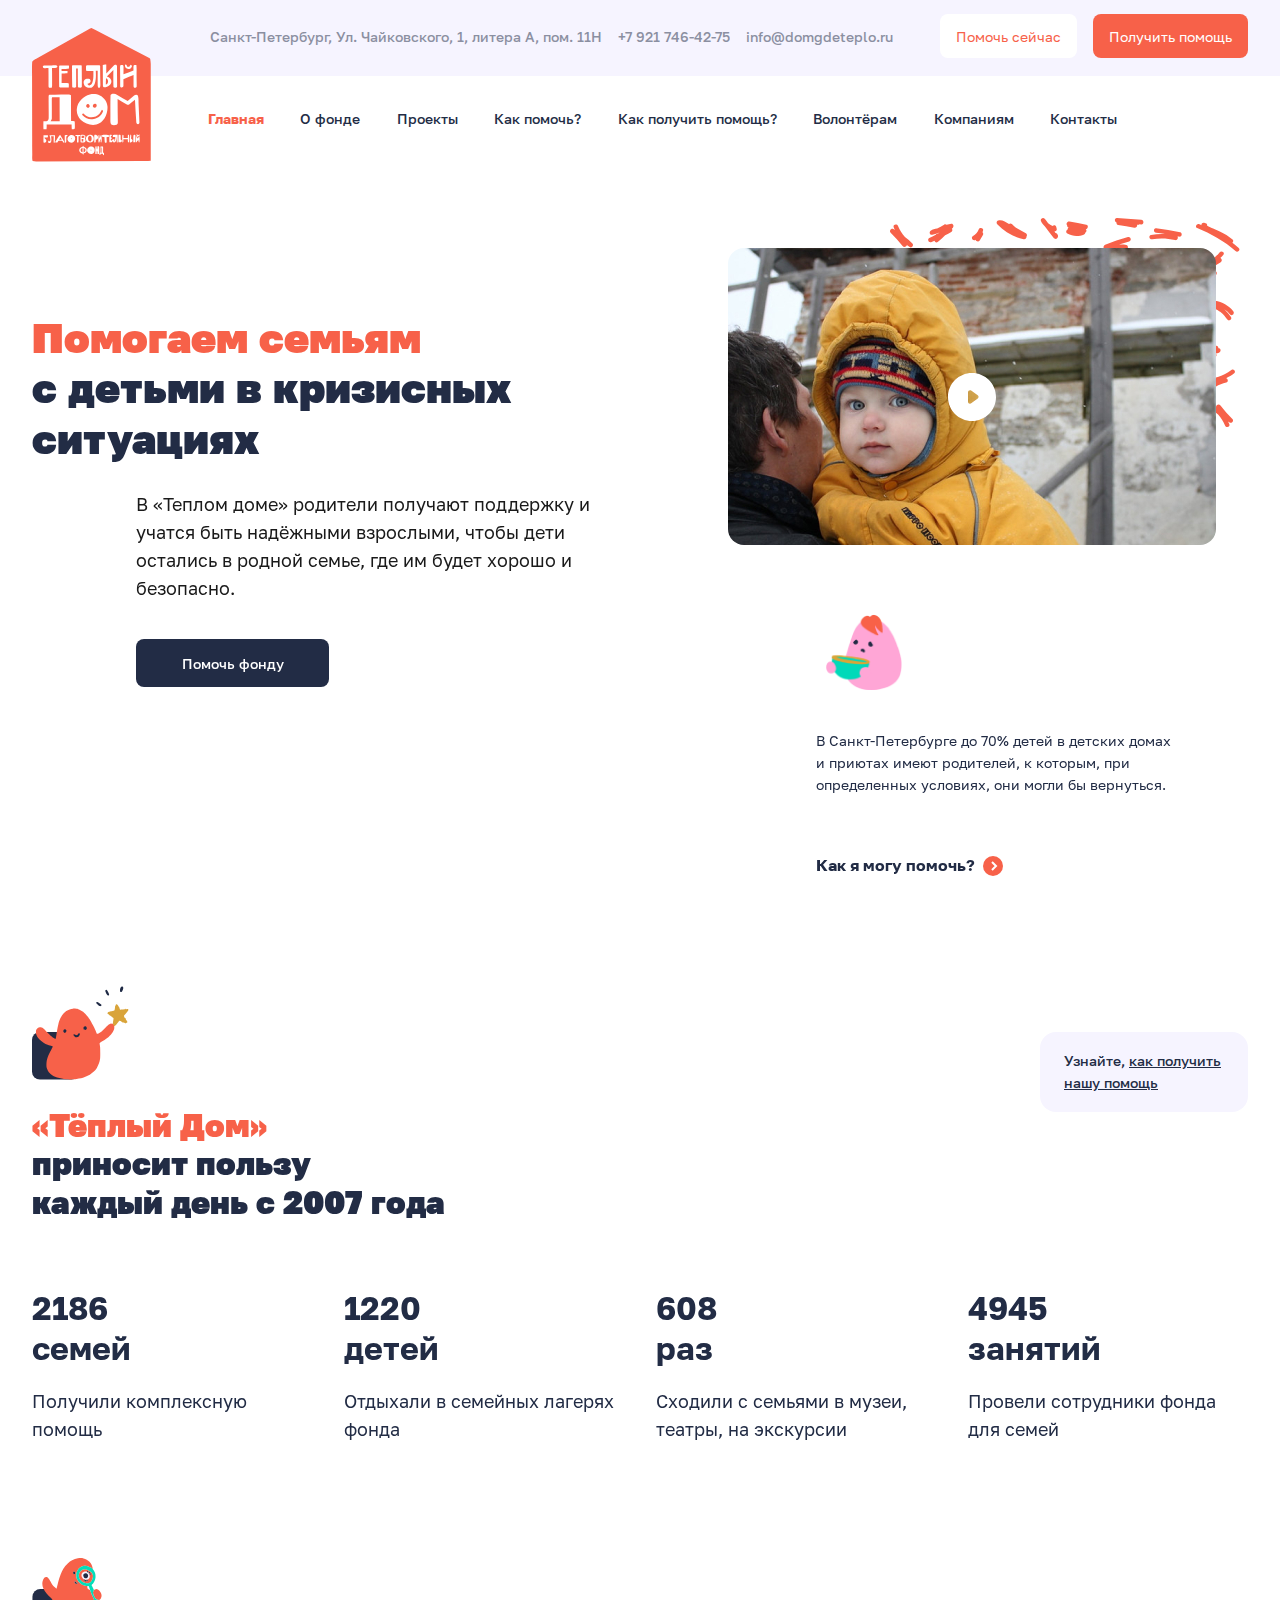
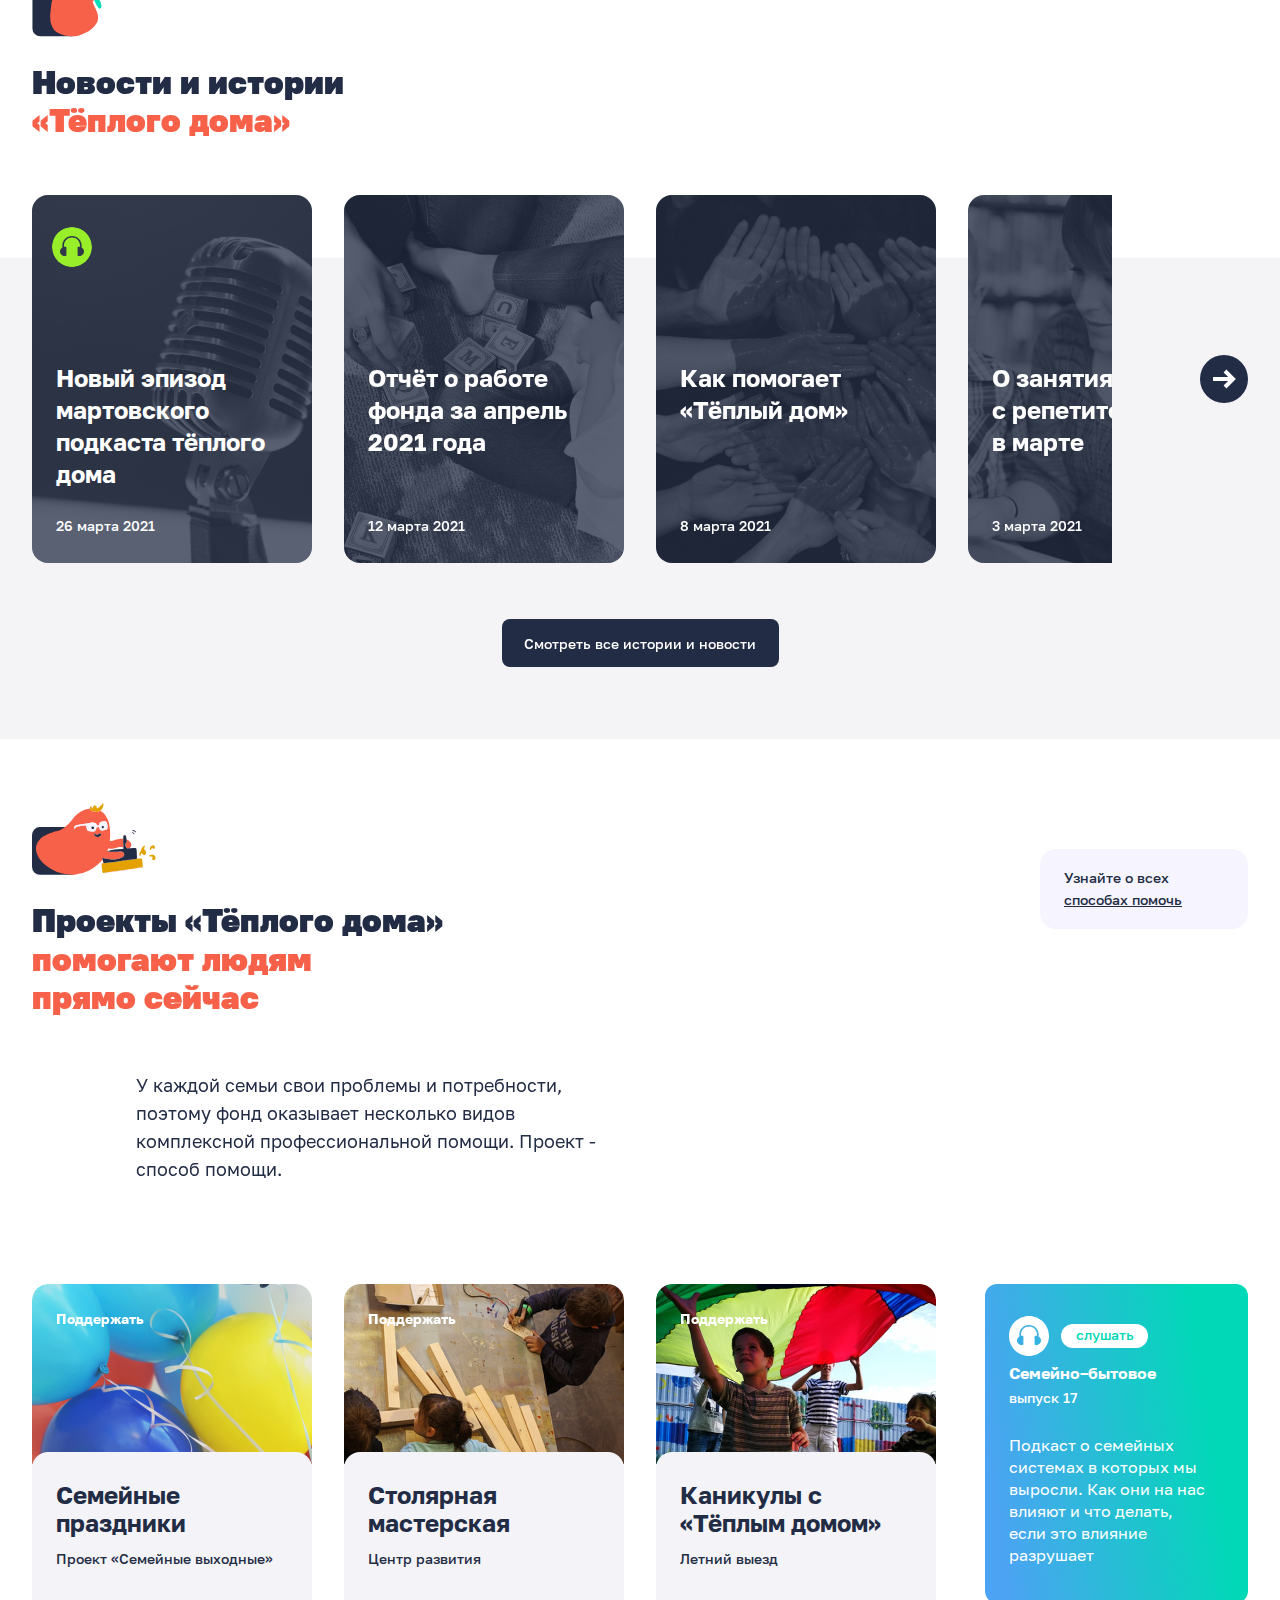
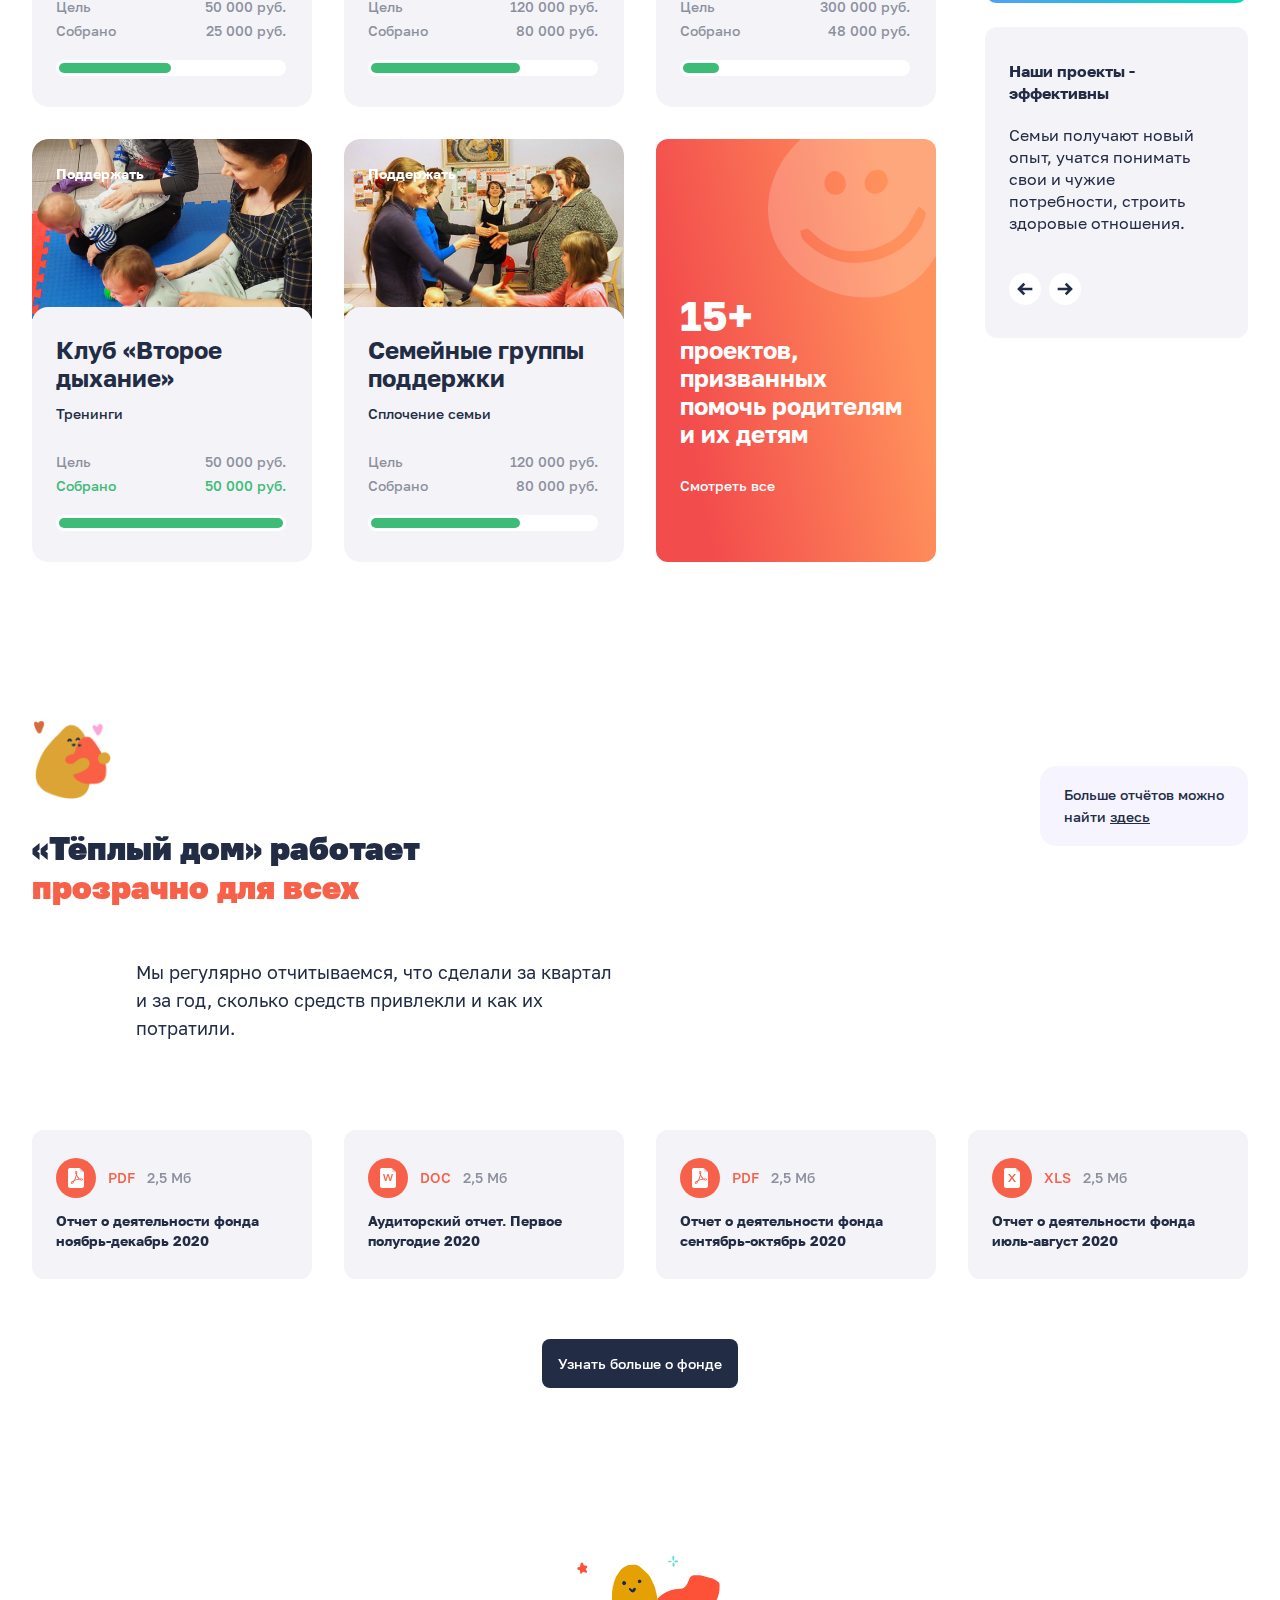
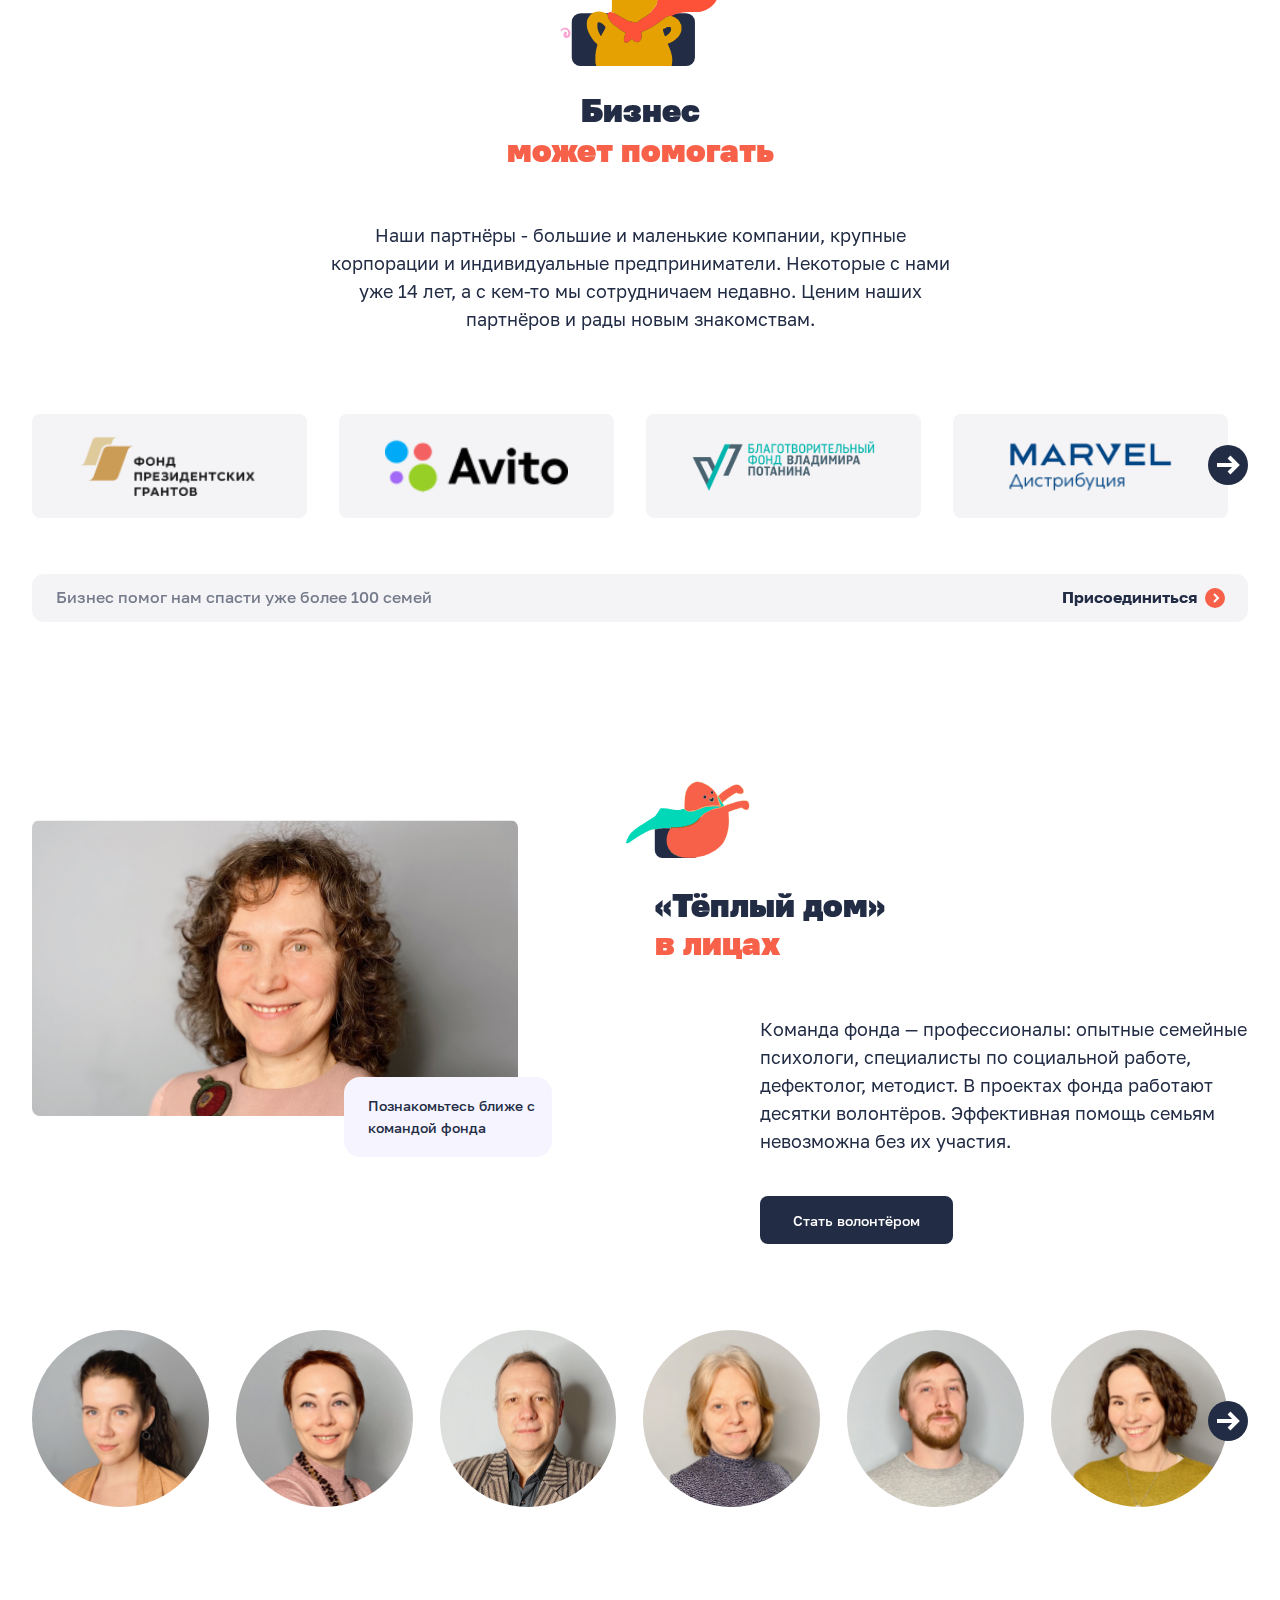
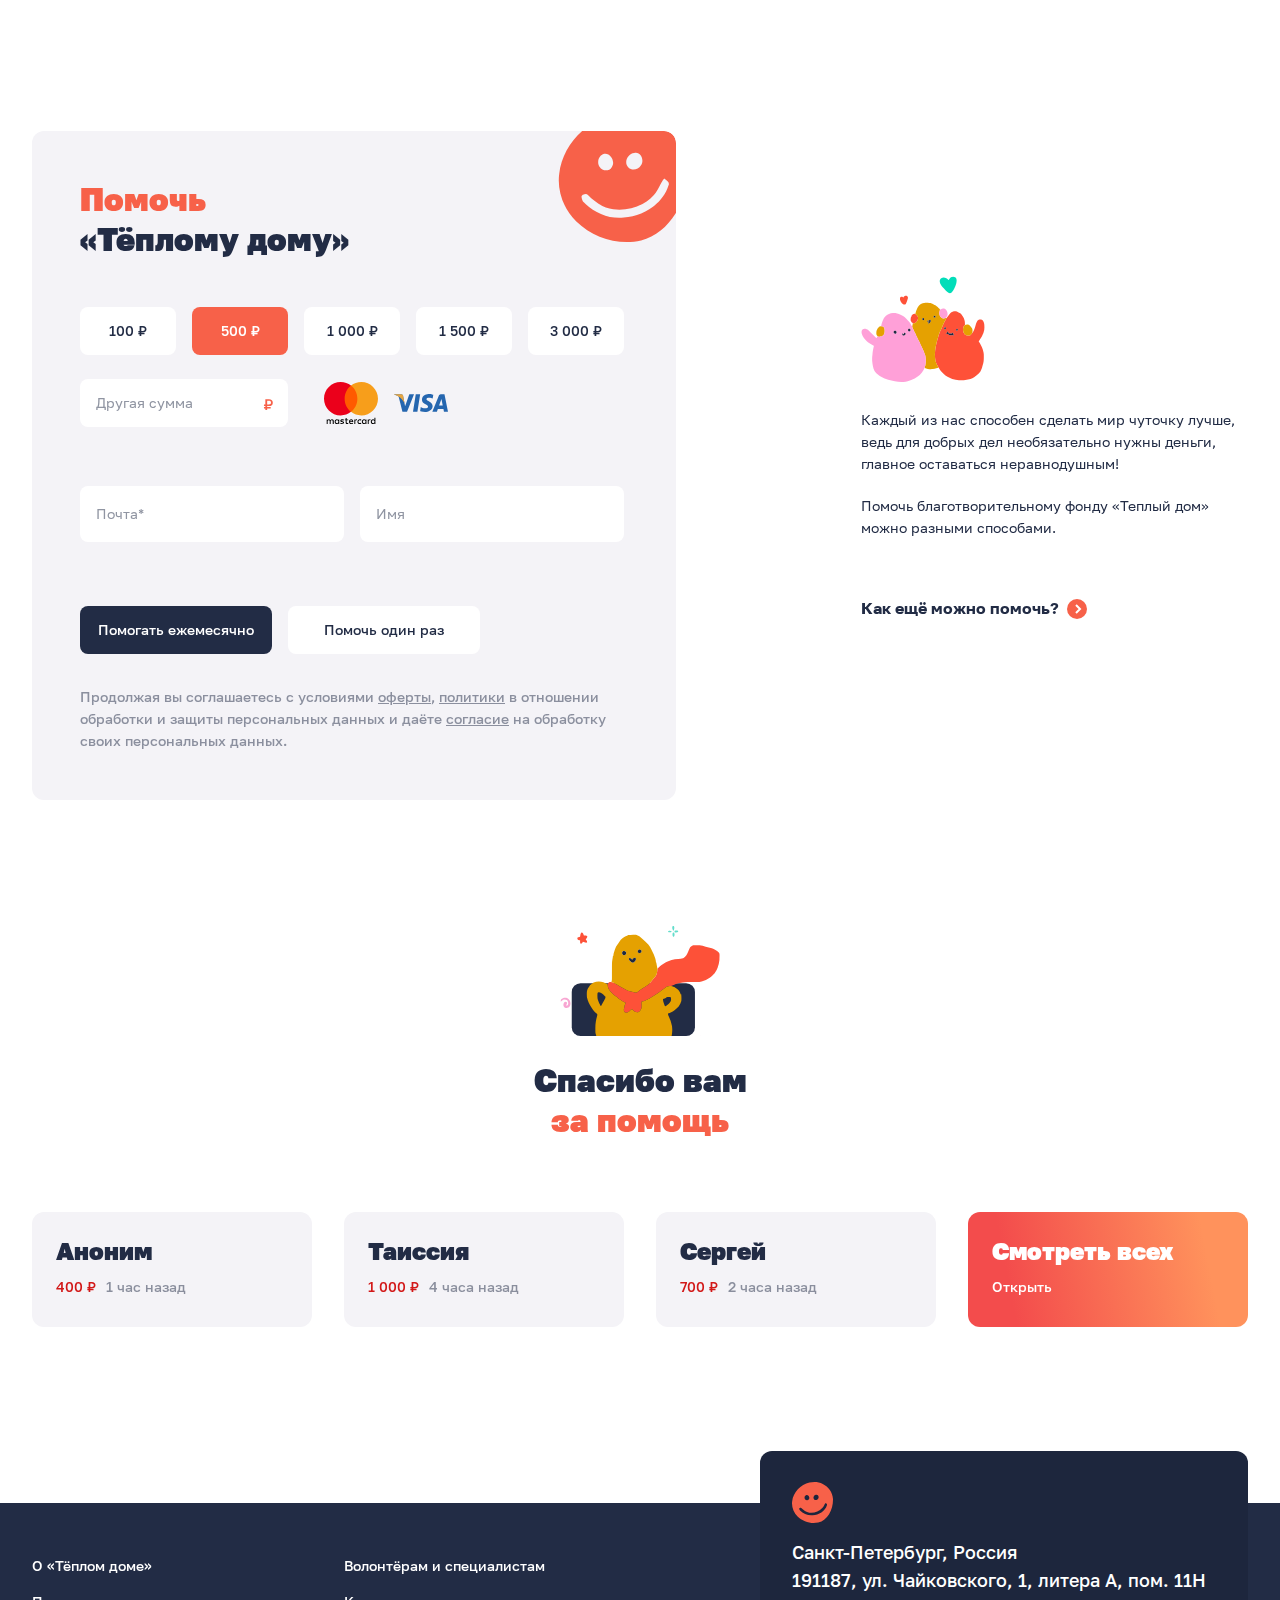
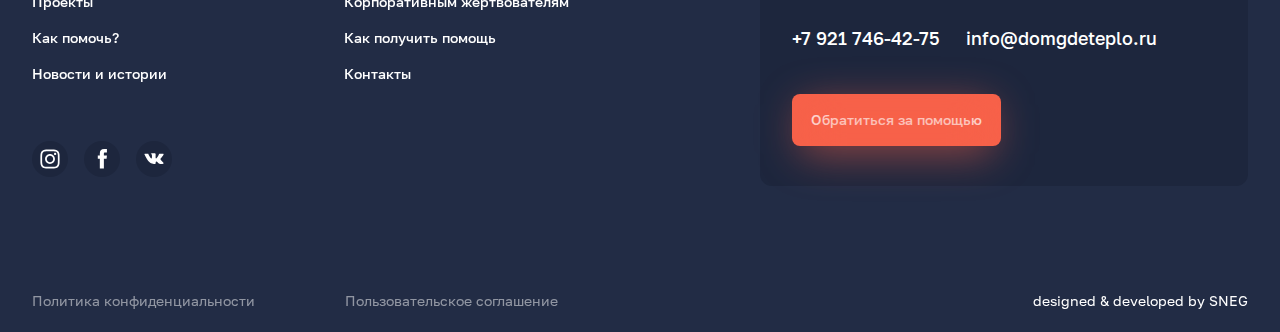
<file: index.html>
<!DOCTYPE html>
<html lang="ru">

<head>
    <meta charset="utf-8">
    <meta name="viewport" content="width=device-width, initial-scale=1">
    <meta name="format-detection" content="telephone=no">
    <meta name="format-detection" content="date=no">
    <meta name="format-detection" content="address=no">
    <meta name="format-detection" content="email=no">
    <meta content="notranslate" name="google">
    <meta property="og:image" content="img/sharing/logo.png">
    <meta property="vk:image" content="img/sharing/logo.png">
    <meta name="twitter:image:src" content="img/sharing/logo.png">
    <link rel="icon" type="image/ico" sizes="16x16" href="img/favicon/favicon-16x16.ico">
    <link rel="stylesheet" href="css/style.min.css">
    <meta name="msapplication-TileColor" content="#da532c">
    <meta name="theme-color" content="#fffff">
    <meta name="msapplication-navbutton-color" content="#000">
    <meta name="apple-mobile-web-app-status-bar-style" content="#000">
    <title>Главная</title>
</head>

<body>
    <header class="header">
        <div class="container"><button class="burger" aria-label="бургер" id="headerBurger" data-target-id="headerBurger" data-target-class-toggle=".burger__menu_open"><span>бургер</span></button>
            <div class="burger__menu">
                <div class="burger__menu-close"><button class="btn burger__menu-close-btn"></button><a class="logo burger__logo" href="/"><img src="img/sprite/logo.svg" alt="лого" width="57" height="64" /></a></div>
                <div class="burger__menu-content"><button class="btn header__nav-top-button btn_white burger__btn btn-open-modal-js" data-name="modal-donate">Помочь сейчас</button><button class="btn header__nav-top-button btn_orange burger__btn btn-open-modal-js" data-name="modal-need-help">Получить помощь</button>
                    <ul class="burger__menu-list">
                        <li class="burger__menu-list-item burger__menu-list-item_active"><a class="burger__menu-list-item-link" href="/">Главная</a></li>
                        <li class="burger__menu-list-item"><a class="burger__menu-list-item-link" href="about.html">О фонде</a></li>
                        <li class="burger__menu-list-item"><a class="burger__menu-list-item-link" href="projects.html">Проекты</a></li>
                        <li class="burger__menu-list-item"><a class="burger__menu-list-item-link" href="howtohelp.html">Как помочь?</a></li>
                        <li class="burger__menu-list-item"><a class="burger__menu-list-item-link" href="howtogethelp.html">Как получить помощь?</a></li>
                        <li class="burger__menu-list-item"><a class="burger__menu-list-item-link" href="employees.html">Волонтёрам</a></li>
                        <li class="burger__menu-list-item"><a class="burger__menu-list-item-link" href="employees.html">Компаниям</a></li>
                        <li class="burger__menu-list-item"><a class="burger__menu-list-item-link" href="/">Главная</a></li>
                    </ul>
                    <div class="burger-description"><a class="burger-description-adress" href="#">Санкт-Петербург, Ул. Чайковского, 1, литера А, пом. 11Н</a><a class="burger-description-adress" href="tel:+79217464275">+7 921 746-42-75</a><a class="burger-description-adress" href="mailto:info@domgdeteplo.ru">info@domgdeteplo.ru</a></div>
                    <div class="burger__social"><a class="burger__social-item burger__social-item_instagram" href="#"></a><a class="burger__social-item burger__social-item_facebook" href="#"></a><a class="burger__social-item burger__social-item_vk" href="#"></a></div>
                </div>
            </div><a class="logo header__logo" href="/"><img src="img/sprite/logo.svg" alt="лого" /></a>
            <div class="header__nav-top">
                <div class="header__nav-top-description"><a class="header__nav-top-adress" href="#">Санкт-Петербург, Ул. Чайковского, 1, литера А, пом. 11Н</a><a class="header__nav-top-adress" href="tel:+79217464275">+7 921 746-42-75</a><a class="header__nav-top-adress" href="mailto:info@domgdeteplo.ru">info@domgdeteplo.ru</a></div><button class="btn header__nav-top-button btn_white btn-open-modal-js" data-name="modal-donate">Помочь сейчас</button><button class="btn header__nav-top-button btn_orange btn-open-modal-js" data-name="modal-need-help">Получить помощь</button>
            </div>
            <div class="header__nav-bottom">
                <ul class="header__nav-bottom-menu">
                    <li class="header__nav-bottom-menu-item header__nav-bottom-menu-item_active"><a class="header__nav-bottom-menu-item-link" href="/">Главная</a></li>
                    <li class="header__nav-bottom-menu-item header__nav-bottom-menu-itemjs "><a class="header__nav-bottom-menu-item-link" href="about.html">О фонде</a>
                        <ul class="header__nav-bottom-submenu header__nav-bottom-submenujs">
                            <li class="header__nav-bottom-submenu-item"><a class="header__nav-bottom-submenu-item-link" href="about.html">О «Тёплом доме»</a></li>
                            <li class="header__nav-bottom-submenu-item"><a class="header__nav-bottom-submenu-item-link" href="employees.html">Сотрудники</a></li>
                            <li class="header__nav-bottom-submenu-item"><a class="header__nav-bottom-submenu-item-link" href="reports.html">Отчёты</a></li>
                            <li class="header__nav-bottom-submenu-item"><a class="header__nav-bottom-submenu-item-link" href="employees.html">Попечительский совет</a></li>
                            <li class="header__nav-bottom-submenu-item"><a class="header__nav-bottom-submenu-item-link" href="contacts.html">Документы и реквизиты</a></li>
                            <li class="header__nav-bottom-submenu-item"><a class="header__nav-bottom-submenu-item-link" href="award.html">Наши награды</a></li>
                        </ul>
                    </li>
                    <li class="header__nav-bottom-menu-item "><a class="header__nav-bottom-menu-item-link" href="projects.html">Проекты</a></li>
                    <li class="header__nav-bottom-menu-item "><a class="header__nav-bottom-menu-item-link" href="howtohelp.html">Как помочь?</a></li>
                    <li class="header__nav-bottom-menu-item "><a class="header__nav-bottom-menu-item-link" href="howtogethelp.html">Как получить помощь?</a></li>
                    <li class="header__nav-bottom-menu-item "><a class="header__nav-bottom-menu-item-link" href="#">Волонтёрам</a></li>
                    <li class="header__nav-bottom-menu-item "><a class="header__nav-bottom-menu-item-link" href="#">Компаниям</a></li>
                    <li class="header__nav-bottom-menu-item "><a class="header__nav-bottom-menu-item-link" href="contacts.html">Контакты</a></li>
                </ul>
            </div>
        </div>
    </header>
    <main class="main">
        <div class="modal-need-help">
            <div class="needhelp false modal-need-help__block">
                <div class="needhelp__container-btn btn-close-js" data-name="modal-need-help"></div>
                <p class="needhelp__title false">Нужна помощь? <span>Свяжитесь с нами</span></p>
                <div class="needhelp__blocks">
                    <div class="needhelp__container false">
                        <div class="needhelp__formblock false">
                            <form class="needhelp__form" action="/" method="POST"><input class="needhelp__form-input" type="text" name="name" placeholder="Имя" /><input class="needhelp__form-input" type="tel" name="tel" placeholder="Телефон" /><input class="needhelp__form-input" type="email" name="email" placeholder="Почта*" required="required" /><textarea class="needhelp__form-input needhelp__form-input_height" name="situation" placeholder="Опишите ситуацию и укажите, какая именно помощь нужна на данный момент"></textarea></form><input class="needhelp__form-btn" type="submit" />
                            <p class="needhelp__desc">Продолжая вы соглашаетесь с условиями оферты, политики в отношении обработки и защиты персональных данных и даёте согласие на обработку своих персональных данных.</p>
                        </div>
                    </div>
                    <div class="needhelp__contacts">
                        <p class="needhelp__contacts-text">Контакты для связи</p><a class="needhelp__contacts-tel" href="tel:+78122758165">+7 (812) 275-81-65</a><a class="needhelp__contacts-tel" href="tel:+79216579018">+7 (921) 657-90-18</a><a class="needhelp__contacts-tel" href="mailto:info@domgdeteplo.ru">info@domgdeteplo.ru</a>
                        <p class="needhelp__contacts-text">Обратите внимание</p>
                        <p class="needhelp__contacts-desc">Фонд не оказывает семьям разовую помощь. Получение натуральной помощи возможно только при участии семьи в других наших программах.</p>
                        <p class="needhelp__contacts-desc">Также фонд «Теплый дом» не оказывает финансовую помощь на лечение и реабилитацию детей взрослых, а также не помогает купить недвижимость, выплатить кредиты или ипотеку.</p>
                    </div>
                </div>
            </div>
        </div>
        <div class="modal-donate">
            <div class="block-donate block-donate_nobg" data-name="help">
                <div class="block-donate__btn-close btn-close-js" data-name="modal-donate"></div>
                <h2 class="block-donate__title">Помочь <span class="block-donate__title_black">«Тёплому дому»</span></h2>
                <div class="block-donate__container">
                    <form class="block-donate__form" action="/add_movie" method="POST">
                        <ul class="block-donate__donates">
                            <li class="block-donate__donates-donate" data-sum="100">100 ₽</li>
                            <li class="block-donate__donates-donate block-donate__donates-donate_active" data-sum="500">500 ₽</li>
                            <li class="block-donate__donates-donate" data-sum="1000">1 000 ₽</li>
                            <li class="block-donate__donates-donate" data-sum="1500">1 500 ₽</li>
                            <li class="block-donate__donates-donate" data-sum="3000">3 000 ₽</li>
                        </ul>
                        <div class="block-donate__other-sum">
                            <div class="block-donate__input"><input class="block-donate__other-donate" type="number" name="title" placeholder="Другая сумма" /></div>
                            <div class="block-donate__type-card"><label><input type="radio" name="card" id="mastercard" />
                                    <div class="block-donate__card block-donate__other-mastercard"></div>
                                </label><label><input type="radio" name="card" id="mastercard" />
                                    <div class="block-donate__card block-donate__other-visa"></div>
                                </label></div>
                        </div>
                        <div class="block-donate__data"><input class="block-donate__data-email" type="email" name="email" value="" placeholder="Почта*" required="required" /><input class="block-donate__data-name" type="text" name="name" value="" placeholder="Имя" /></div>
                        <div class="block-donate__btns"><input class="block-donate__btns-month btn-open-modal-js" type="submit" value="Помогать ежемесячно" data-name="modal-donate-thanks" /><input class="block-donate__btns-single" type="submit" value="Помочь один раз" /></div>
                        <div class="block-donate__rules">Продолжая вы соглашаетесь с условиями <span class="block-donate__rules_underline">оферты</span>, <span class="block-donate__rules_underline">политики</span> в отношении обработки и защиты персональных данных и даёте <span class="block-donate__rules_underline">согласие</span> на обработку своих персональных данных.</div>
                    </form>
                    <div class="block-donate__other-help">
                        <p class="block-donate__other-help-text">Не обязательно оказывать помощь в рамках конкретных проектов. Можно пожертвовать и просто так, а мы самостоятельно определим, куда важнее всего сейчас направить ваши деньги.</p>
                        <p class="block-donate__other-help-text">Кроме того не обязательно помогать деньгами, есть и другие способы.</p><a class="linkarrow block-donate__other-help_ml" href="howtohelp.html">Как ещё можно помочь?</a>
                    </div>
                </div>
            </div>
        </div>
        <div class="modal-thanks">
            <div class="modal-thanks__block">
                <div class="needhelp__container-btn btn-close-js" data-name="modal-thanks"></div>
                <p class="page-thanks__title modal-thanks__title">Спасибо вам <span>за помощь</span></p>
                <ul class="modal-thanks__donaters">
                    <li class="modal-thanks__donater">
                        <p class="page-thanks__donater-name">Аноним</p>
                        <div class="page-thanks__donater-pay">
                            <p class="page-thanks__donater-sum">400 ₽</p>
                            <p class="page-thanks__donater-time">1 час назад</p>
                        </div>
                    </li>
                    <li class="modal-thanks__donater">
                        <p class="page-thanks__donater-name">Таиссия</p>
                        <div class="page-thanks__donater-pay">
                            <p class="page-thanks__donater-sum">1 000 ₽</p>
                            <p class="page-thanks__donater-time">4 часа назад</p>
                        </div>
                    </li>
                    <li class="modal-thanks__donater">
                        <p class="page-thanks__donater-name">Сергей</p>
                        <div class="page-thanks__donater-pay">
                            <p class="page-thanks__donater-sum">700 ₽</p>
                            <p class="page-thanks__donater-time">2 часа назад</p>
                        </div>
                    </li>
                    <li class="modal-thanks__donater">
                        <p class="page-thanks__donater-name">Аноним</p>
                        <div class="page-thanks__donater-pay">
                            <p class="page-thanks__donater-sum">400 ₽</p>
                            <p class="page-thanks__donater-time">1 час назад</p>
                        </div>
                    </li>
                    <li class="modal-thanks__donater">
                        <p class="page-thanks__donater-name">Таиссия</p>
                        <div class="page-thanks__donater-pay">
                            <p class="page-thanks__donater-sum">1 000 ₽</p>
                            <p class="page-thanks__donater-time">4 часа назад</p>
                        </div>
                    </li>
                    <li class="modal-thanks__donater">
                        <p class="page-thanks__donater-name">Аноним</p>
                        <div class="page-thanks__donater-pay">
                            <p class="page-thanks__donater-sum">400 ₽</p>
                            <p class="page-thanks__donater-time">1 час назад</p>
                        </div>
                    </li>
                    <li class="modal-thanks__donater">
                        <p class="page-thanks__donater-name">Таиссия</p>
                        <div class="page-thanks__donater-pay">
                            <p class="page-thanks__donater-sum">1 000 ₽</p>
                            <p class="page-thanks__donater-time">4 часа назад</p>
                        </div>
                    </li>
                    <li class="modal-thanks__donater">
                        <p class="page-thanks__donater-name">Сергей</p>
                        <div class="page-thanks__donater-pay">
                            <p class="page-thanks__donater-sum">700 ₽</p>
                            <p class="page-thanks__donater-time">2 часа назад</p>
                        </div>
                    </li>
                    <li class="modal-thanks__donater">
                        <p class="page-thanks__donater-name">Аноним</p>
                        <div class="page-thanks__donater-pay">
                            <p class="page-thanks__donater-sum">400 ₽</p>
                            <p class="page-thanks__donater-time">1 час назад</p>
                        </div>
                    </li>
                    <li class="modal-thanks__donater">
                        <p class="page-thanks__donater-name">Таиссия</p>
                        <div class="page-thanks__donater-pay">
                            <p class="page-thanks__donater-sum">1 000 ₽</p>
                            <p class="page-thanks__donater-time">4 часа назад</p>
                        </div>
                    </li>
                    <li class="modal-thanks__donater">
                        <p class="page-thanks__donater-name">Аноним</p>
                        <div class="page-thanks__donater-pay">
                            <p class="page-thanks__donater-sum">400 ₽</p>
                            <p class="page-thanks__donater-time">1 час назад</p>
                        </div>
                    </li>
                    <li class="modal-thanks__donater">
                        <p class="page-thanks__donater-name">Таиссия</p>
                        <div class="page-thanks__donater-pay">
                            <p class="page-thanks__donater-sum">1 000 ₽</p>
                            <p class="page-thanks__donater-time">4 часа назад</p>
                        </div>
                    </li>
                    <li class="modal-thanks__donater">
                        <p class="page-thanks__donater-name">Сергей</p>
                        <div class="page-thanks__donater-pay">
                            <p class="page-thanks__donater-sum">700 ₽</p>
                            <p class="page-thanks__donater-time">2 часа назад</p>
                        </div>
                    </li>
                    <li class="modal-thanks__donater">
                        <p class="page-thanks__donater-name">Аноним</p>
                        <div class="page-thanks__donater-pay">
                            <p class="page-thanks__donater-sum">400 ₽</p>
                            <p class="page-thanks__donater-time">1 час назад</p>
                        </div>
                    </li>
                    <li class="modal-thanks__donater">
                        <p class="page-thanks__donater-name">Таиссия</p>
                        <div class="page-thanks__donater-pay">
                            <p class="page-thanks__donater-sum">1 000 ₽</p>
                            <p class="page-thanks__donater-time">4 часа назад</p>
                        </div>
                    </li>
                    <li class="modal-thanks__donater">
                        <p class="page-thanks__donater-name">Аноним</p>
                        <div class="page-thanks__donater-pay">
                            <p class="page-thanks__donater-sum">400 ₽</p>
                            <p class="page-thanks__donater-time">1 час назад</p>
                        </div>
                    </li>
                    <li class="modal-thanks__donater">
                        <p class="page-thanks__donater-name">Таиссия</p>
                        <div class="page-thanks__donater-pay">
                            <p class="page-thanks__donater-sum">1 000 ₽</p>
                            <p class="page-thanks__donater-time">4 часа назад</p>
                        </div>
                    </li>
                    <li class="modal-thanks__donater">
                        <p class="page-thanks__donater-name">Сергей</p>
                        <div class="page-thanks__donater-pay">
                            <p class="page-thanks__donater-sum">700 ₽</p>
                            <p class="page-thanks__donater-time">2 часа назад</p>
                        </div>
                    </li>
                    <li class="modal-thanks__donater">
                        <p class="page-thanks__donater-name">Аноним</p>
                        <div class="page-thanks__donater-pay">
                            <p class="page-thanks__donater-sum">400 ₽</p>
                            <p class="page-thanks__donater-time">1 час назад</p>
                        </div>
                    </li>
                    <li class="modal-thanks__donater">
                        <p class="page-thanks__donater-name">Таиссия</p>
                        <div class="page-thanks__donater-pay">
                            <p class="page-thanks__donater-sum">1 000 ₽</p>
                            <p class="page-thanks__donater-time">4 часа назад </p>
                        </div>
                    </li>
                    <li class="modal-thanks__donater">
                        <p class="page-thanks__donater-name">Аноним</p>
                        <div class="page-thanks__donater-pay">
                            <p class="page-thanks__donater-sum">400 ₽</p>
                            <p class="page-thanks__donater-time">1 час назад</p>
                        </div>
                    </li>
                    <li class="modal-thanks__donater">
                        <p class="page-thanks__donater-name">Таиссия</p>
                        <div class="page-thanks__donater-pay">
                            <p class="page-thanks__donater-sum">1 000 ₽</p>
                            <p class="page-thanks__donater-time">4 часа назад</p>
                        </div>
                    </li>
                    <li class="modal-thanks__donater">
                        <p class="page-thanks__donater-name">Сергей</p>
                        <div class="page-thanks__donater-pay">
                            <p class="page-thanks__donater-sum">700 ₽</p>
                            <p class="page-thanks__donater-time">2 часа назад</p>
                        </div>
                    </li>
                    <li class="modal-thanks__donater">
                        <p class="page-thanks__donater-name">Аноним</p>
                        <div class="page-thanks__donater-pay">
                            <p class="page-thanks__donater-sum">400 ₽</p>
                            <p class="page-thanks__donater-time">1 час назад</p>
                        </div>
                    </li>
                    <li class="modal-thanks__donater">
                        <p class="page-thanks__donater-name">Таиссия</p>
                        <div class="page-thanks__donater-pay">
                            <p class="page-thanks__donater-sum">1 000 ₽</p>
                            <p class="page-thanks__donater-time">4 часа назад</p>
                        </div>
                    </li>
                    <li class="modal-thanks__donater">
                        <p class="page-thanks__donater-name">Аноним</p>
                        <div class="page-thanks__donater-pay">
                            <p class="page-thanks__donater-sum">400 ₽</p>
                            <p class="page-thanks__donater-time">1 час назад</p>
                        </div>
                    </li>
                    <li class="modal-thanks__donater">
                        <p class="page-thanks__donater-name">Таиссия</p>
                        <div class="page-thanks__donater-pay">
                            <p class="page-thanks__donater-sum">1 000 ₽</p>
                            <p class="page-thanks__donater-time">4 часа назад</p>
                        </div>
                    </li>
                    <li class="modal-thanks__donater">
                        <p class="page-thanks__donater-name">Сергей</p>
                        <div class="page-thanks__donater-pay">
                            <p class="page-thanks__donater-sum">700 ₽</p>
                            <p class="page-thanks__donater-time">2 часа назад</p>
                        </div>
                    </li>
                    <li class="modal-thanks__donater">
                        <p class="page-thanks__donater-name">Аноним</p>
                        <div class="page-thanks__donater-pay">
                            <p class="page-thanks__donater-sum">400 ₽</p>
                            <p class="page-thanks__donater-time">1 час назад</p>
                        </div>
                    </li>
                    <li class="modal-thanks__donater">
                        <p class="page-thanks__donater-name">Таиссия</p>
                        <div class="page-thanks__donater-pay">
                            <p class="page-thanks__donater-sum">1 000 ₽</p>
                            <p class="page-thanks__donater-time">4 часа назад </p>
                        </div>
                    </li>
                    <li class="modal-thanks__donater">
                        <p class="page-thanks__donater-name">Сергей</p>
                        <div class="page-thanks__donater-pay">
                            <p class="page-thanks__donater-sum">700 ₽</p>
                            <p class="page-thanks__donater-time">2 часа назад</p>
                        </div>
                    </li>
                    <li class="modal-thanks__donater">
                        <p class="page-thanks__donater-name">Аноним</p>
                        <div class="page-thanks__donater-pay">
                            <p class="page-thanks__donater-sum">400 ₽</p>
                            <p class="page-thanks__donater-time">1 час назад</p>
                        </div>
                    </li>
                    <li class="modal-thanks__donater">
                        <p class="page-thanks__donater-name">Таиссия</p>
                        <div class="page-thanks__donater-pay">
                            <p class="page-thanks__donater-sum">1 000 ₽</p>
                            <p class="page-thanks__donater-time">4 часа назад </p>
                        </div>
                    </li>
                    <li class="modal-thanks__donater">
                        <p class="page-thanks__donater-name">Аноним</p>
                        <div class="page-thanks__donater-pay">
                            <p class="page-thanks__donater-sum">400 ₽</p>
                            <p class="page-thanks__donater-time">1 час назад</p>
                        </div>
                    </li>
                    <li class="modal-thanks__donater">
                        <p class="page-thanks__donater-name">Таиссия</p>
                        <div class="page-thanks__donater-pay">
                            <p class="page-thanks__donater-sum">1 000 ₽</p>
                            <p class="page-thanks__donater-time">4 часа назад </p>
                        </div>
                    </li>
                    <li class="modal-thanks__donater modal-thanks__donater-all"><a class="page-thanks__donater-link btn-open-modal-js" href="#" data-name="modal-thanks">
                            <p class="page-thanks__donater-title">Показать ещё</p>
                        </a></li>
                </ul>
            </div>
        </div>
        <div class="modal-thanks-donate">
            <div class="modal-thanks-donate__block"><svg class="modal-thanks-donate__img">
                    <use xlink:href="img/symbols.svg#free_heroes"></use>
                </svg>
                <p class="modal-thanks-donate__title">Спасибо за поддержку <span>«Тёплого дома»</span></p>
                <p class="modal-thanks-donate__desc">Расскажите в социальных сетях о том, что помогли «Тёплому дому»!</p>
                <div class="modal-thanks-donate__socials"> <a class="modal-thanks-donate__social-link" href="#"><svg class="modal-thanks-donate__social-img">
                            <use xlink:href="img/symbols.svg#f"></use>
                        </svg></a><a class="modal-thanks-donate__social-link" href="#"><svg class="modal-thanks-donate__social-img">
                            <use xlink:href="img/symbols.svg#vk"></use>
                        </svg></a><a class="modal-thanks-donate__social-link" href="#"><svg class="modal-thanks-donate__social-img">
                            <use xlink:href="img/symbols.svg#odnoklassniki"></use>
                        </svg></a><a class="modal-thanks-donate__social-link" href="#"><svg class="modal-thanks-donate__social-img">
                            <use xlink:href="img/symbols.svg#twitter"></use>
                        </svg></a></div>
            </div>
        </div>
        <div class="modal-error">
            <div class="modal-error__block"><svg class="modal-thanks-donate__img modal-error__img">
                    <use xlink:href="img/symbols.svg#bubble_magnifier"></use>
                </svg>
                <p class="modal-thanks-donate__title modal-error__title">Платеж не прошел, <span>пожалуйста, попробуйте еще раз</span></p><button class="modal-error__btn">Повторить платеж</button>
            </div>
        </div>
        <div class="wehelp">
            <div class="block-header__container_grid container">
                <div class="block-header__title">
                    <h1><span>Помогаем&nbsp;семьям</span> с&nbsp;детьми&nbsp;в&nbsp;кризисных ситуациях</h1>
                    <div class="block-header__description">
                        <div class="block-header__description-container">
                            <p class="block-header__description-text">В «Теплом доме» родители получают поддержку и учатся быть надёжными взрослыми, чтобы дети остались в родной семье, где им будет хорошо и безопасно.</p><button class="btn block-header__description-btn btn-open-modal-js" data-name="modal-donate">Помочь фонду</button>
                        </div>
                    </div>
                </div>
                <div class="block-header__image"><a class="block-header__play-link" href="#">
                        <div class="block-header__image-container block-header__play block-header__image-img_mb"><img class="block-header__image-img" src="img/content/video.jpg" alt="Фотография ребенка" /></div>
                    </a></div>
                <div class="block-header__canyouhelp">
                    <div class="bubble-block"><img class="bubble-block__img bubble-block__img_bubble_hungry" src="../img/content/bubble_hungry.png" alt="Картинка" />
                        <p>В Санкт-Петербурге до 70% детей в детских домах и приютах имеют родителей, к которым, при определенных условиях, они могли бы вернуться.</p><a class="linkarrow bubble-block__link" href="howtohelp.html">Как я могу помочь?</a>
                    </div>
                </div>
            </div>
        </div>
        <div class="pageBenefits">
            <div class="container pageBenefits__container">
                <div class="bubble-block block-article-header__bubble"><svg class="bubble-block__img bubble-block__img_not-link bubble-block__img_bubbleStar">
                        <use xlink:href="img/symbols.svg#bubble_star"></use>
                    </svg>
                    <h2><span class="bubble-block__span">«Тёплый Дом»</span> приносит пользу каждый день с 2007 года</h2>
                </div><a class="link-block  block-article-header__link" href="howtogethelp.html">
                    <p class="block-article-header__link-text">Узнайте, <span class="block-article-header__link-text_span">как получить нашу помощь</span></p>
                </a>
                <ul class="block-without-img__list pageBenefits__list">
                    <li class="block-without-img__list-item">
                        <p class="block-without-img__list-item_header">2186 семей</p>
                        <p class="block-without-img__list-item_desc">Получили комплексную помощь</p>
                    </li>
                    <li class="block-without-img__list-item">
                        <p class="block-without-img__list-item_header">1220 детей</p>
                        <p class="block-without-img__list-item_desc">Отдыхали в семейных лагерях фонда</p>
                    </li>
                    <li class="block-without-img__list-item">
                        <p class="block-without-img__list-item_header">608 раз</p>
                        <p class="block-without-img__list-item_desc">Сходили с семьями в музеи, театры, на экскурсии</p>
                    </li>
                    <li class="block-without-img__list-item">
                        <p class="block-without-img__list-item_header">4945 занятий</p>
                        <p class="block-without-img__list-item_desc">Провели сотрудники фонда для семей</p>
                    </li>
                </ul>
            </div>
        </div>
        <div class="news-history">
            <div class="container news-history__container">
                <div class="bubble-block block-article-header__bubble"><svg class="bubble-block__img bubble-block__img_not-link bubble-block__img_bubbleMagnifier">
                        <use xlink:href="img/symbols.svg#bubble_magnifier"></use>
                    </svg>
                    <h2>Новости и истории <span class="bubble-block__span">«Тёплого дома»</span></h2>
                </div>
                <div class="news-history__cards-container">
                    <div class="swiper-container swiper-container-news">
                        <ul class="block-news-history swiper-wrapper ">
                            <li class="block-news-history__card block-news-history__card_audio  swiper-slide"><a href="news_full.html"><img class="block-news-history__card-img" src="img/sprite/podkast.png" alt="Картинка" />
                                    <div class="block-news-history__card-content ">
                                        <h3 class="block-news-history__card-content-title">Новый эпизод мартовского подкаста тёплого дома</h3>
                                        <p class="block-news-history__card-content-date">26 марта 2021</p>
                                    </div>
                                </a></li>
                            <li class="block-news-history__card block-news-history__card_  swiper-slide"><a href="news_full.html"><img class="block-news-history__card-img" src="img/sprite/otchet.png" alt="Картинка" />
                                    <div class="block-news-history__card-content ">
                                        <h3 class="block-news-history__card-content-title">Отчёт о работе фонда за апрель 2021 года</h3>
                                        <p class="block-news-history__card-content-date">12 марта 2021</p>
                                    </div>
                                </a></li>
                            <li class="block-news-history__card block-news-history__card_  swiper-slide"><a href="news_full.html"><img class="block-news-history__card-img" src="img/sprite/ruki.png" alt="Картинка" />
                                    <div class="block-news-history__card-content ">
                                        <h3 class="block-news-history__card-content-title">Как помогает «Тёплый дом»</h3>
                                        <p class="block-news-history__card-content-date">8 марта 2021</p>
                                    </div>
                                </a></li>
                            <li class="block-news-history__card block-news-history__card_  swiper-slide"><a href="news_full.html"><img class="block-news-history__card-img" src="img/sprite/repetitor.png" alt="Картинка" />
                                    <div class="block-news-history__card-content ">
                                        <h3 class="block-news-history__card-content-title">О занятиях с репетиторами в марте</h3>
                                        <p class="block-news-history__card-content-date">3 марта 2021</p>
                                    </div>
                                </a></li>
                            <li class="block-news-history__card block-news-history__card_  swiper-slide"><a href="news_full.html"><img class="block-news-history__card-img" src="img/sprite/ruki.png" alt="Картинка" />
                                    <div class="block-news-history__card-content ">
                                        <h3 class="block-news-history__card-content-title">Как помогает «Тёплый дом»</h3>
                                        <p class="block-news-history__card-content-date">8 марта 2021</p>
                                    </div>
                                </a></li>
                            <li class="block-news-history__card block-news-history__card_  swiper-slide"><a href="news_full.html"><img class="block-news-history__card-img" src="img/sprite/repetitor.png" alt="Картинка" />
                                    <div class="block-news-history__card-content ">
                                        <h3 class="block-news-history__card-content-title">О занятиях с репетиторами в марте</h3>
                                        <p class="block-news-history__card-content-date">3 марта 2021</p>
                                    </div>
                                </a></li>
                            <li class="block-news-history__card block-news-history__card_  swiper-slide"><a href="news_full.html"><img class="block-news-history__card-img" src="img/sprite/otchet.png" alt="Картинка" />
                                    <div class="block-news-history__card-content ">
                                        <h3 class="block-news-history__card-content-title">Отчёт о работе фонда за апрель 2021 года</h3>
                                        <p class="block-news-history__card-content-date">12 марта 2021</p>
                                    </div>
                                </a></li>
                            <li class="block-news-history__card block-news-history__card_  swiper-slide"><a href="news_full.html"><img class="block-news-history__card-img" src="img/sprite/podkast.png" alt="Картинка" />
                                    <div class="block-news-history__card-content ">
                                        <h3 class="block-news-history__card-content-title">Новый эпизод мартовского подкаста тёплого дома</h3>
                                        <p class="block-news-history__card-content-date">26 марта 2021</p>
                                    </div>
                                </a></li>
                            <li class="block-news-history__card block-news-history__card_  swiper-slide"><a href="news_full.html"><img class="block-news-history__card-img" src="img/sprite/podkast.png" alt="Картинка" />
                                    <div class="block-news-history__card-content ">
                                        <h3 class="block-news-history__card-content-title">Новый эпизод мартовского подкаста тёплого дома</h3>
                                        <p class="block-news-history__card-content-date">26 марта 2021</p>
                                    </div>
                                </a></li>
                            <li class="block-news-history__card block-news-history__card_  swiper-slide"><a href="news_full.html"><img class="block-news-history__card-img" src="img/sprite/otchet.png" alt="Картинка" />
                                    <div class="block-news-history__card-content ">
                                        <h3 class="block-news-history__card-content-title">Отчёт о работе фонда за апрель 2021 года</h3>
                                        <p class="block-news-history__card-content-date">12 марта 2021</p>
                                    </div>
                                </a></li>
                            <li class="block-news-history__card block-news-history__card_audio  swiper-slide"><a href="news_full.html"><img class="block-news-history__card-img" src="img/sprite/ruki.png" alt="Картинка" />
                                    <div class="block-news-history__card-content ">
                                        <h3 class="block-news-history__card-content-title">Как помогает «Тёплый дом»</h3>
                                        <p class="block-news-history__card-content-date">8 марта 2021</p>
                                    </div>
                                </a></li>
                            <li class="block-news-history__card block-news-history__card_  swiper-slide"><a href="news_full.html"><img class="block-news-history__card-img" src="img/sprite/repetitor.png" alt="Картинка" />
                                    <div class="block-news-history__card-content ">
                                        <h3 class="block-news-history__card-content-title">О занятиях с репетиторами в марте</h3>
                                        <p class="block-news-history__card-content-date">3 марта 2021</p>
                                    </div>
                                </a></li>
                        </ul>
                    </div>
                    <div class="news-history__cards-container-arrow">
                        <div class="news-history__cards-container-arrow-img"></div>
                    </div>
                </div><a class="btn news-history__btn" href="news.html">Смотреть все истории и новости</a>
            </div>
        </div>
        <div class="page-projects">
            <div class="container page-projects__container">
                <div class="bubble-block block-article-header__bubble page-projects__header"><svg class="bubble-block__img bubble-block__img_not-link bubble-block__img_bubbleHelper">
                        <use xlink:href="img/symbols.svg#bubble_helper"></use>
                    </svg>
                    <h2>Проекты «Тёплого дома» <span class="bubble-block__span">помогают людям прямо сейчас</span></h2>
                </div><a class="link-block  block-article-header__link" href="#">
                    <p class="block-article-header__link-text">Узнайте о всех <span class="block-article-header__link-text_span">способах помочь</span></p>
                </a>
                <div class="page-projects_description">
                    <p class="page-projects_description-text"> У каждой семьи свои проблемы и потребности, поэтому фонд оказывает несколько видов комплексной профессиональной помощи. Проект - способ помощи.</p>
                </div>
                <div class="page-projects__content">
                    <div class="page-projects__content-cards">
                        <ul class="block-projects page-projects__content-list">
                            <li class="block-projects__card block-projects__card-js swiper-slide "><a class="block-projects__link" href="projectswarmhouse.html"><img class="block-projects__card-bg" src="img/content/balloon.jpg" alt="Картинка" />
                                    <div class="block-projects__card-content">
                                        <div class="block-projects__card-content-text">
                                            <p class="block-projects__card-content-title">Семейные праздники</p>
                                            <p class="block-projects__card-content-desc">Проект «Семейные выходные»</p>
                                        </div>
                                        <div class="block-projects__card-content-calc">
                                            <div class="block-projects__card-content-goals">
                                                <p class="block-projects__card-content-goals-text">Цель</p>
                                                <p class="block-projects__card-content-goals-text block-projects__card-content-goals-data">50000 руб.</p>
                                            </div>
                                            <div class="block-projects__card-content-collected">
                                                <p class="block-projects__card-content-collected-text">Собрано</p>
                                                <p class="block-projects__card-content-collected-text block-projects__card-content-collected-data">25000 руб.</p>
                                            </div>
                                            <div class="block-projects__card-content-indicator">
                                                <div class="block-projects__card-content-indicator-index"></div>
                                            </div>
                                        </div>
                                    </div>
                                </a></li>
                            <li class="block-projects__card block-projects__card-js swiper-slide "><a class="block-projects__link" href="projectswarmhouse.html"><img class="block-projects__card-bg" src="img/content/stolar.jpg" alt="Картинка" />
                                    <div class="block-projects__card-content">
                                        <div class="block-projects__card-content-text">
                                            <p class="block-projects__card-content-title">Столярная мастерская</p>
                                            <p class="block-projects__card-content-desc">Центр развития</p>
                                        </div>
                                        <div class="block-projects__card-content-calc">
                                            <div class="block-projects__card-content-goals">
                                                <p class="block-projects__card-content-goals-text">Цель</p>
                                                <p class="block-projects__card-content-goals-text block-projects__card-content-goals-data">120000 руб.</p>
                                            </div>
                                            <div class="block-projects__card-content-collected">
                                                <p class="block-projects__card-content-collected-text">Собрано</p>
                                                <p class="block-projects__card-content-collected-text block-projects__card-content-collected-data">80000 руб.</p>
                                            </div>
                                            <div class="block-projects__card-content-indicator">
                                                <div class="block-projects__card-content-indicator-index"></div>
                                            </div>
                                        </div>
                                    </div>
                                </a></li>
                            <li class="block-projects__card block-projects__card-js swiper-slide "><a class="block-projects__link" href="projectswarmhouse.html"><img class="block-projects__card-bg" src="img/content/holiday.jpg" alt="Картинка" />
                                    <div class="block-projects__card-content">
                                        <div class="block-projects__card-content-text">
                                            <p class="block-projects__card-content-title">Каникулы с «Тёплым домом»</p>
                                            <p class="block-projects__card-content-desc">Летний выезд</p>
                                        </div>
                                        <div class="block-projects__card-content-calc">
                                            <div class="block-projects__card-content-goals">
                                                <p class="block-projects__card-content-goals-text">Цель</p>
                                                <p class="block-projects__card-content-goals-text block-projects__card-content-goals-data">300000 руб.</p>
                                            </div>
                                            <div class="block-projects__card-content-collected">
                                                <p class="block-projects__card-content-collected-text">Собрано</p>
                                                <p class="block-projects__card-content-collected-text block-projects__card-content-collected-data">48000 руб.</p>
                                            </div>
                                            <div class="block-projects__card-content-indicator">
                                                <div class="block-projects__card-content-indicator-index"></div>
                                            </div>
                                        </div>
                                    </div>
                                </a></li>
                            <li class="block-projects__card block-projects__card-js swiper-slide "><a class="block-projects__link" href="projectswarmhouse.html"><img class="block-projects__card-bg" src="img/content/second_breath.jpg" alt="Картинка" />
                                    <div class="block-projects__card-content">
                                        <div class="block-projects__card-content-text">
                                            <p class="block-projects__card-content-title">Клуб «Второе дыхание»</p>
                                            <p class="block-projects__card-content-desc">Тренинги</p>
                                        </div>
                                        <div class="block-projects__card-content-calc">
                                            <div class="block-projects__card-content-goals">
                                                <p class="block-projects__card-content-goals-text">Цель</p>
                                                <p class="block-projects__card-content-goals-text block-projects__card-content-goals-data">50000 руб.</p>
                                            </div>
                                            <div class="block-projects__card-content-collected">
                                                <p class="block-projects__card-content-collected-text">Собрано</p>
                                                <p class="block-projects__card-content-collected-text block-projects__card-content-collected-data">50000 руб.</p>
                                            </div>
                                            <div class="block-projects__card-content-indicator">
                                                <div class="block-projects__card-content-indicator-index"></div>
                                            </div>
                                        </div>
                                    </div>
                                </a></li>
                            <li class="block-projects__card block-projects__card-js swiper-slide "><a class="block-projects__link" href="projectswarmhouse.html"><img class="block-projects__card-bg" src="img/content/support.jpg" alt="Картинка" />
                                    <div class="block-projects__card-content">
                                        <div class="block-projects__card-content-text">
                                            <p class="block-projects__card-content-title">Семейные группы поддержки</p>
                                            <p class="block-projects__card-content-desc">Сплочение семьи</p>
                                        </div>
                                        <div class="block-projects__card-content-calc">
                                            <div class="block-projects__card-content-goals">
                                                <p class="block-projects__card-content-goals-text">Цель</p>
                                                <p class="block-projects__card-content-goals-text block-projects__card-content-goals-data">120000 руб.</p>
                                            </div>
                                            <div class="block-projects__card-content-collected">
                                                <p class="block-projects__card-content-collected-text">Собрано</p>
                                                <p class="block-projects__card-content-collected-text block-projects__card-content-collected-data">80000 руб.</p>
                                            </div>
                                            <div class="block-projects__card-content-indicator">
                                                <div class="block-projects__card-content-indicator-index"></div>
                                            </div>
                                        </div>
                                    </div>
                                </a></li>
                            <li class="block-projects__card-end swiper-slide"><a class="block-projects__link" href="projects.html">
                                    <div class="block-gradient"><svg class="block-projects__card-end-img">
                                            <use xlink:href="img/symbols.svg#smile_big"></use>
                                        </svg>
                                        <p class="block-projects__card-end-title"><span>15+</span><br> проектов, призванных помочь родителям и их детям</p>
                                        <p class="block-projects__card-end-text">Смотреть все</p>
                                    </div>
                                </a></li>
                        </ul>
                    </div>
                    <div class="page-projects__content-aside">
                        <div class="page-projects__content-aside-gradient">
                            <p class="page-projects__content-aside-gradient-title">Семейно–бытовое</p>
                            <p class="page-projects__content-aside-gradient-desc">выпуск 17</p>
                            <p class="page-projects__content-aside-gradient-text">Подкаст о семейных системах в которых мы выросли. Как они на нас влияют и что делать, если это влияние разрушает</p>
                        </div>
                        <div class="page-projects__content-aside-grey">
                            <p class="page-projects__content-aside-grey-title">Наши проекты - эффективны</p>
                            <p class="page-projects__content-aside-grey-desc">Семьи получают новый опыт, учатся понимать свои и чужие потребности, строить здоровые отношения.</p><button class="btn page-projects__content-aside-grey-left"></button><button class="btn page-projects__content-aside-grey-right"></button>
                        </div>
                    </div>
                </div>
            </div>
        </div>
        <div class="page-documents">
            <div class="container page-documents__container">
                <div class="bubble-block block-article-header__bubble page-documents__header"><img class="bubble-block__img bubble-block__img_not-link bubble-block__img_bubbleembrace" src="img/content/bubble_embrace.png" alt="Картинка" />
                    <h2>«Тёплый дом» работает <span class="bubble-block__span">прозрачно для всех</span></h2>
                </div><a class="link-block link-block_umnik block-article-header__link" href="reports.html">
                    <p class="block-article-header__link-text">Больше отчётов можно найти <span class="block-article-header__link-text_span">здесь</span></p>
                </a>
                <div class="page-documents__description">
                    <p class="page-documents__description-text"> Мы регулярно отчитываемся, что сделали за квартал и за год, сколько средств привлекли и как их потратили.</p>
                </div>
                <div class="page-documents__container swiper-container-documents">
                    <ul class="blockDocuments swiper-wrapper">
                        <li class="swiper-slide blockDocuments__document">
                            <div class="blockDocuments__document-property">
                                <div class="blockDocuments__document-property-icon"><img src="img/sprite/pdf.svg" alt="pdf" /></div>
                                <div class="blockDocuments__document-property-type">pdf</div>
                                <div class="blockDocuments__document-property-size">2,5 Мб</div>
                            </div>
                            <p class="blockDocuments__document-name">Отчет о деятельности фонда ноябрь-декабрь 2020</p>
                        </li>
                        <li class="swiper-slide blockDocuments__document">
                            <div class="blockDocuments__document-property">
                                <div class="blockDocuments__document-property-icon"><img src="img/sprite/doc.svg" alt="doc" /></div>
                                <div class="blockDocuments__document-property-type">doc</div>
                                <div class="blockDocuments__document-property-size">2,5 Мб</div>
                            </div>
                            <p class="blockDocuments__document-name">Аудиторский отчет. Первое полугодие 2020</p>
                        </li>
                        <li class="swiper-slide blockDocuments__document">
                            <div class="blockDocuments__document-property">
                                <div class="blockDocuments__document-property-icon"><img src="img/sprite/pdf.svg" alt="pdf" /></div>
                                <div class="blockDocuments__document-property-type">pdf</div>
                                <div class="blockDocuments__document-property-size">2,5 Мб</div>
                            </div>
                            <p class="blockDocuments__document-name">Отчет о деятельности фонда сентябрь-октябрь 2020</p>
                        </li>
                        <li class="swiper-slide blockDocuments__document">
                            <div class="blockDocuments__document-property">
                                <div class="blockDocuments__document-property-icon"><img src="img/sprite/xls.svg" alt="xls" /></div>
                                <div class="blockDocuments__document-property-type">xls</div>
                                <div class="blockDocuments__document-property-size">2,5 Мб</div>
                            </div>
                            <p class="blockDocuments__document-name">Отчет о деятельности фонда июль-август 2020</p>
                        </li>
                        <li class="swiper-slide blockDocuments__document">
                            <div class="blockDocuments__document-property">
                                <div class="blockDocuments__document-property-icon"><img src="img/sprite/doc.svg" alt="doc" /></div>
                                <div class="blockDocuments__document-property-type">doc</div>
                                <div class="blockDocuments__document-property-size">2,5 Мб</div>
                            </div>
                            <p class="blockDocuments__document-name">Аудиторский отчет. Первое полугодие 2020</p>
                        </li>
                        <li class="swiper-slide blockDocuments__document">
                            <div class="blockDocuments__document-property">
                                <div class="blockDocuments__document-property-icon"><img src="img/sprite/pdf.svg" alt="pdf" /></div>
                                <div class="blockDocuments__document-property-type">pdf</div>
                                <div class="blockDocuments__document-property-size">2,5 Мб</div>
                            </div>
                            <p class="blockDocuments__document-name">Отчет о деятельности фонда сентябрь-октябрь 2020</p>
                        </li>
                        <li class="swiper-slide blockDocuments__document">
                            <div class="blockDocuments__document-property">
                                <div class="blockDocuments__document-property-icon"><img src="img/sprite/xls.svg" alt="xls" /></div>
                                <div class="blockDocuments__document-property-type">xls</div>
                                <div class="blockDocuments__document-property-size">2,5 Мб</div>
                            </div>
                            <p class="blockDocuments__document-name">Отчет о деятельности фонда июль-август 2020</p>
                        </li>
                    </ul>
                </div><a class="container page-documents__btn" href="about.html">Узнать больше о фонде</a>
            </div>
        </div>
        <div class="page-heroes">
            <div class="container page-heroes__container">
                <div class="page-heroes__header"><svg class="page-heroes__img">
                        <use xlink:href="img/symbols.svg#bubble_heroes"></use>
                    </svg>
                    <p class="page-heroes__title">Бизнес</p>
                    <p class="page-heroes__title"><span>может помогать</span></p>
                    <p class="page-heroes__desc">Наши партнёры - большие и маленькие компании, крупные корпорации и индивидуальные предприниматели. Некоторые с нами уже 14 лет, а с кем-то мы сотрудничаем недавно. Ценим наших партнёров и рады новым знакомствам.</p>
                </div>
                <div class="page-heroes__content">
                    <div class="page-heroes__content-container swiper-container swiper-container-companys">
                        <ul class="block-companys swiper-wrapper">
                            <li class="block-companys__company swiper-slide"><a class="btn block-companys__company-link" href="#"><img class="block-companys__company-img" src="img/content/fondpresgrant.png" alt="Картинка" /></a></li>
                            <li class="block-companys__company swiper-slide"><a class="btn block-companys__company-link" href="#"><img class="block-companys__company-img" src="img/content/avito.png" alt="Картинка" /></a></li>
                            <li class="block-companys__company swiper-slide"><a class="btn block-companys__company-link" href="#"><img class="block-companys__company-img" src="img/content/fondpotanin.png" alt="Картинка" /></a></li>
                            <li class="block-companys__company swiper-slide"><a class="btn block-companys__company-link" href="#"><img class="block-companys__company-img" src="img/content/marvel.png" alt="Картинка" /></a></li>
                            <li class="block-companys__company swiper-slide"><a class="btn block-companys__company-link" href="#"><img class="block-companys__company-img" src="img/sprite/google.png" alt="Картинка" /></a></li>
                            <li class="block-companys__company swiper-slide"><a class="btn block-companys__company-link" href="#"><img class="block-companys__company-img" src="img/sprite/avito.png" alt="Картинка" /></a></li>
                            <li class="block-companys__company swiper-slide"><a class="btn block-companys__company-link" href="#"><img class="block-companys__company-img" src="img/sprite/microsoft.png" alt="Картинка" /></a></li>
                            <li class="block-companys__company swiper-slide"><a class="btn block-companys__company-link" href="#"><img class="block-companys__company-img" src="img/sprite/fazer.png" alt="Картинка" /></a></li>
                        </ul>
                        <div class="block-companys__right-btn"></div>
                    </div>
                </div>
                <div class="page-heroes__connect">
                    <p class="page-heroes__link-text">Бизнес помог нам спасти уже более 100 семей</p><a class="linkarrow page-heroes__connect_mr" href="#">Присоединиться</a>
                </div>
            </div>
        </div>
        <div class="page-faces">
            <div class="container pages-faces__container">
                <div class="bubble-block pages-faces__bubble"><svg class="bubble-block__img bubble-block__img_not-link bubble-block__img_bubbleFlying">
                        <use xlink:href="img/symbols.svg#bubble_flying"></use>
                    </svg>
                    <h2>«Тёплый дом» <span class="bubble-block__span">в лицах</span></h2>
                </div>
                <div class="pages-faces__images"><a class="link-block link-block_umnik pages-faces__link" href="employees.html">
                        <p class="block-article-header__link-text">Познакомьтесь ближе с командой фонда</p>
                    </a></div>
                <div class="pages-faces__desc-container">
                    <p class="pages-faces__desc">Команда фонда — профессионалы: опытные семейные психологи, специалисты по социальной работе, дефектолог, методист. В проектах фонда работают десятки волонтёров. Эффективная помощь семьям невозможна без их участия.</p><a class="pages-faces__btn" href="employees.html">Стать волонтёром</a>
                </div>
                <div class="pages-faces__content">
                    <div class="pages-faces__content-container swiper-container swiper-container-faces">
                        <ul class="block-faces swiper-wrapper">
                            <li class="block-faces__face swiper-slide"><img class="block-faces__img" src="img/content/face_1.jpg" alt="Картинка" /></li>
                            <li class="block-faces__face swiper-slide"><img class="block-faces__img" src="img/content/face_2.jpg" alt="Картинка" /></li>
                            <li class="block-faces__face swiper-slide"><img class="block-faces__img" src="img/content/face_3.jpg" alt="Картинка" /></li>
                            <li class="block-faces__face swiper-slide"><img class="block-faces__img" src="img/content/face_4.jpg" alt="Картинка" /></li>
                            <li class="block-faces__face swiper-slide"><img class="block-faces__img" src="img/content/face_5.jpg" alt="Картинка" /></li>
                            <li class="block-faces__face swiper-slide"><img class="block-faces__img" src="img/content/face_6.jpg" alt="Картинка" /></li>
                            <li class="block-faces__face swiper-slide"><img class="block-faces__img" src="img/content/face_1.jpg" alt="Картинка" /></li>
                            <li class="block-faces__face swiper-slide"><img class="block-faces__img" src="img/content/face_2.jpg" alt="Картинка" /></li>
                            <li class="block-faces__face swiper-slide"><img class="block-faces__img" src="img/content/face_3.jpg" alt="Картинка" /></li>
                            <li class="block-faces__face swiper-slide"><img class="block-faces__img" src="img/content/face_4.jpg" alt="Картинка" /></li>
                            <li class="block-faces__face swiper-slide"><img class="block-faces__img" src="img/content/face_5.jpg" alt="Картинка" /></li>
                            <li class="block-faces__face swiper-slide"><img class="block-faces__img" src="img/content/face_6.jpg" alt="Картинка" /></li>
                            <li class="block-faces__face swiper-slide"><img class="block-faces__img" src="img/content/face_1.jpg" alt="Картинка" /></li>
                            <li class="block-faces__face swiper-slide"><img class="block-faces__img" src="img/content/face_2.jpg" alt="Картинка" /></li>
                            <li class="block-faces__face swiper-slide"><img class="block-faces__img" src="img/content/face_3.jpg" alt="Картинка" /></li>
                            <li class="block-faces__face swiper-slide"><img class="block-faces__img" src="img/content/face_4.jpg" alt="Картинка" /></li>
                            <li class="block-faces__face swiper-slide"><img class="block-faces__img" src="img/content/face_5.jpg" alt="Картинка" /></li>
                            <li class="block-faces__face swiper-slide"><img class="block-faces__img" src="img/content/face_6.jpg" alt="Картинка" /></li>
                        </ul>
                        <div class="pages-faces__content-right-btn"></div>
                    </div>
                </div><a class="link-block link-block_umnik pages-faces__link-btm" href="employees.html">
                    <p class="block-article-header__link-text">Познакомьтесь ближе с командой фонда</p>
                </a>
            </div>
        </div>
        <div class="pages-donate" id="donate">
            <div class="container pages-donate__container">
                <div class="block-donate " data-name="help">
                    <h2 class="block-donate__title">Помочь <span class="block-donate__title_black">«Тёплому дому»</span></h2>
                    <div class="block-donate__container">
                        <form class="block-donate__form" action="/add_movie" method="POST">
                            <ul class="block-donate__donates">
                                <li class="block-donate__donates-donate" data-sum="100">100 ₽</li>
                                <li class="block-donate__donates-donate block-donate__donates-donate_active" data-sum="500">500 ₽</li>
                                <li class="block-donate__donates-donate" data-sum="1000">1 000 ₽</li>
                                <li class="block-donate__donates-donate" data-sum="1500">1 500 ₽</li>
                                <li class="block-donate__donates-donate" data-sum="3000">3 000 ₽</li>
                            </ul>
                            <div class="block-donate__other-sum">
                                <div class="block-donate__input"><input class="block-donate__other-donate" type="number" name="title" placeholder="Другая сумма" /></div>
                                <div class="block-donate__type-card"><label><input type="radio" name="card" id="mastercard" />
                                        <div class="block-donate__card block-donate__other-mastercard"></div>
                                    </label><label><input type="radio" name="card" id="mastercard" />
                                        <div class="block-donate__card block-donate__other-visa"></div>
                                    </label></div>
                            </div>
                            <div class="block-donate__data"><input class="block-donate__data-email" type="email" name="email" value="" placeholder="Почта*" required="required" /><input class="block-donate__data-name" type="text" name="name" value="" placeholder="Имя" /></div>
                            <div class="block-donate__btns"><input class="block-donate__btns-month btn-open-modal-js" type="submit" value="Помогать ежемесячно" data-name="modal-donate-thanks" /><input class="block-donate__btns-single" type="submit" value="Помочь один раз" /></div>
                            <div class="block-donate__rules">Продолжая вы соглашаетесь с условиями <span class="block-donate__rules_underline">оферты</span>, <span class="block-donate__rules_underline">политики</span> в отношении обработки и защиты персональных данных и даёте <span class="block-donate__rules_underline">согласие</span> на обработку своих персональных данных.</div>
                        </form>
                    </div>
                </div>
                <div class="pages-donate__other-help">
                    <div class="bubble-block"><svg class="bubble-block__img bubble-block__img_threebubble ">
                            <use xlink:href="img/symbols.svg#free_heroes"></use>
                        </svg>
                        <p>Каждый из нас способен сделать мир чуточку лучше, ведь для добрых дел необязательно нужны деньги, главное оставаться неравнодушным!
                        <p>Помочь благотворительному фонду «Теплый дом»‎ можно разными способами.</p><a class="linkarrow bubble-block__link" href="howtohelp.html">Как ещё можно помочь?</a>
                    </div>
                </div>
            </div>
        </div>
        <div class="page-thanks">
            <div class="container page-thanks__container">
                <div class="page-thanks__header"><svg class="page-thanks__img">
                        <use xlink:href="img/symbols.svg#bubble_heroes"></use>
                    </svg>
                    <p class="page-thanks__title">Спасибо вам <span>за помощь</span></p>
                </div>
                <ul class="page-thanks__donaters">
                    <li class="page-thanks__donater">
                        <p class="page-thanks__donater-name">Аноним</p>
                        <div class="page-thanks__donater-pay">
                            <p class="page-thanks__donater-sum">400 ₽</p>
                            <p class="page-thanks__donater-time">1 час назад</p>
                        </div>
                    </li>
                    <li class="page-thanks__donater">
                        <p class="page-thanks__donater-name">Таиссия</p>
                        <div class="page-thanks__donater-pay">
                            <p class="page-thanks__donater-sum">1 000 ₽</p>
                            <p class="page-thanks__donater-time">4 часа назад</p>
                        </div>
                    </li>
                    <li class="page-thanks__donater">
                        <p class="page-thanks__donater-name">Сергей</p>
                        <div class="page-thanks__donater-pay">
                            <p class="page-thanks__donater-sum">700 ₽</p>
                            <p class="page-thanks__donater-time">2 часа назад</p>
                        </div>
                    </li>
                    <li class="page-thanks__donater-all"><a class="page-thanks__donater-link btn-open-modal-js" href="#" data-name="modal-thanks">
                            <p class="page-thanks__donater-title">Смотреть всех</p>
                            <p class="page-thanks__donater-desc">Открыть</p>
                        </a></li>
                </ul>
            </div>
        </div>
    </main>
    <footer class="footer">
        <div class="container footer__container">
            <div class="footer__nav">
                <ul class="footer__nav-list">
                    <li class="footer__nav-list-item"><a href="about.html">О «Тёплом доме»</a></li>
                    <li class="footer__nav-list-item"><a href="projects.html">Проекты</a></li>
                    <li class="footer__nav-list-item"><a href="howtohelp.html">Как помочь?</a></li>
                    <li class="footer__nav-list-item"><a href="news.html">Новости и истории</a></li>
                </ul>
                <ul class="footer__nav-list">
                    <li class="footer__nav-list-item"><a href="">Волонтёрам и специалистам</a></li>
                    <li class="footer__nav-list-item"><a href="">Корпоративным жертвователям</a></li>
                    <li class="footer__nav-list-item"><a href="howtogethelp.html">Как получить помощь</a></li>
                    <li class="footer__nav-list-item"><a href="contacts.html">Контакты</a></li>
                </ul>
                <ul class="footer__social">
                    <li class="footer__social-icon footer__social_instagram"></li>
                    <li class="footer__social-icon footer__social_facebook"></li>
                    <li class="footer__social-icon footer__social_vk"></li>
                </ul>
            </div>
            <div class="footer__address">
                <div class="footer__address-desc">
                    <p>Санкт-Петербург, Россия
                        191187, ул. Чайковского, 1, литера А, пом. 11Н</p>
                    <p><a href="tel:+79217464275">+7 921 746-42-75</a><a href="mailto:info@domgdeteplo.ru"><span>info@domgdeteplo.ru</span></a></p>
                </div><button class="btn footer__address-button btn_orange btn-open-modal-js" data-name="modal-need-help">Обратиться за помощью</button>
            </div>
        </div>
        <div class="footer__copyright container">
            <div class="footer__copyright-politics"><a href="#">Политика конфиденциальности</a><a href="#">Пользовательское соглашение</a></div><a href="#">designed &amp; developed by SNEG</a>
        </div>
    </footer><script src="libs/jquery/dist/jquery.min.js"></script><script src="js/custom.js"></script>
</body>

</html>
</file>
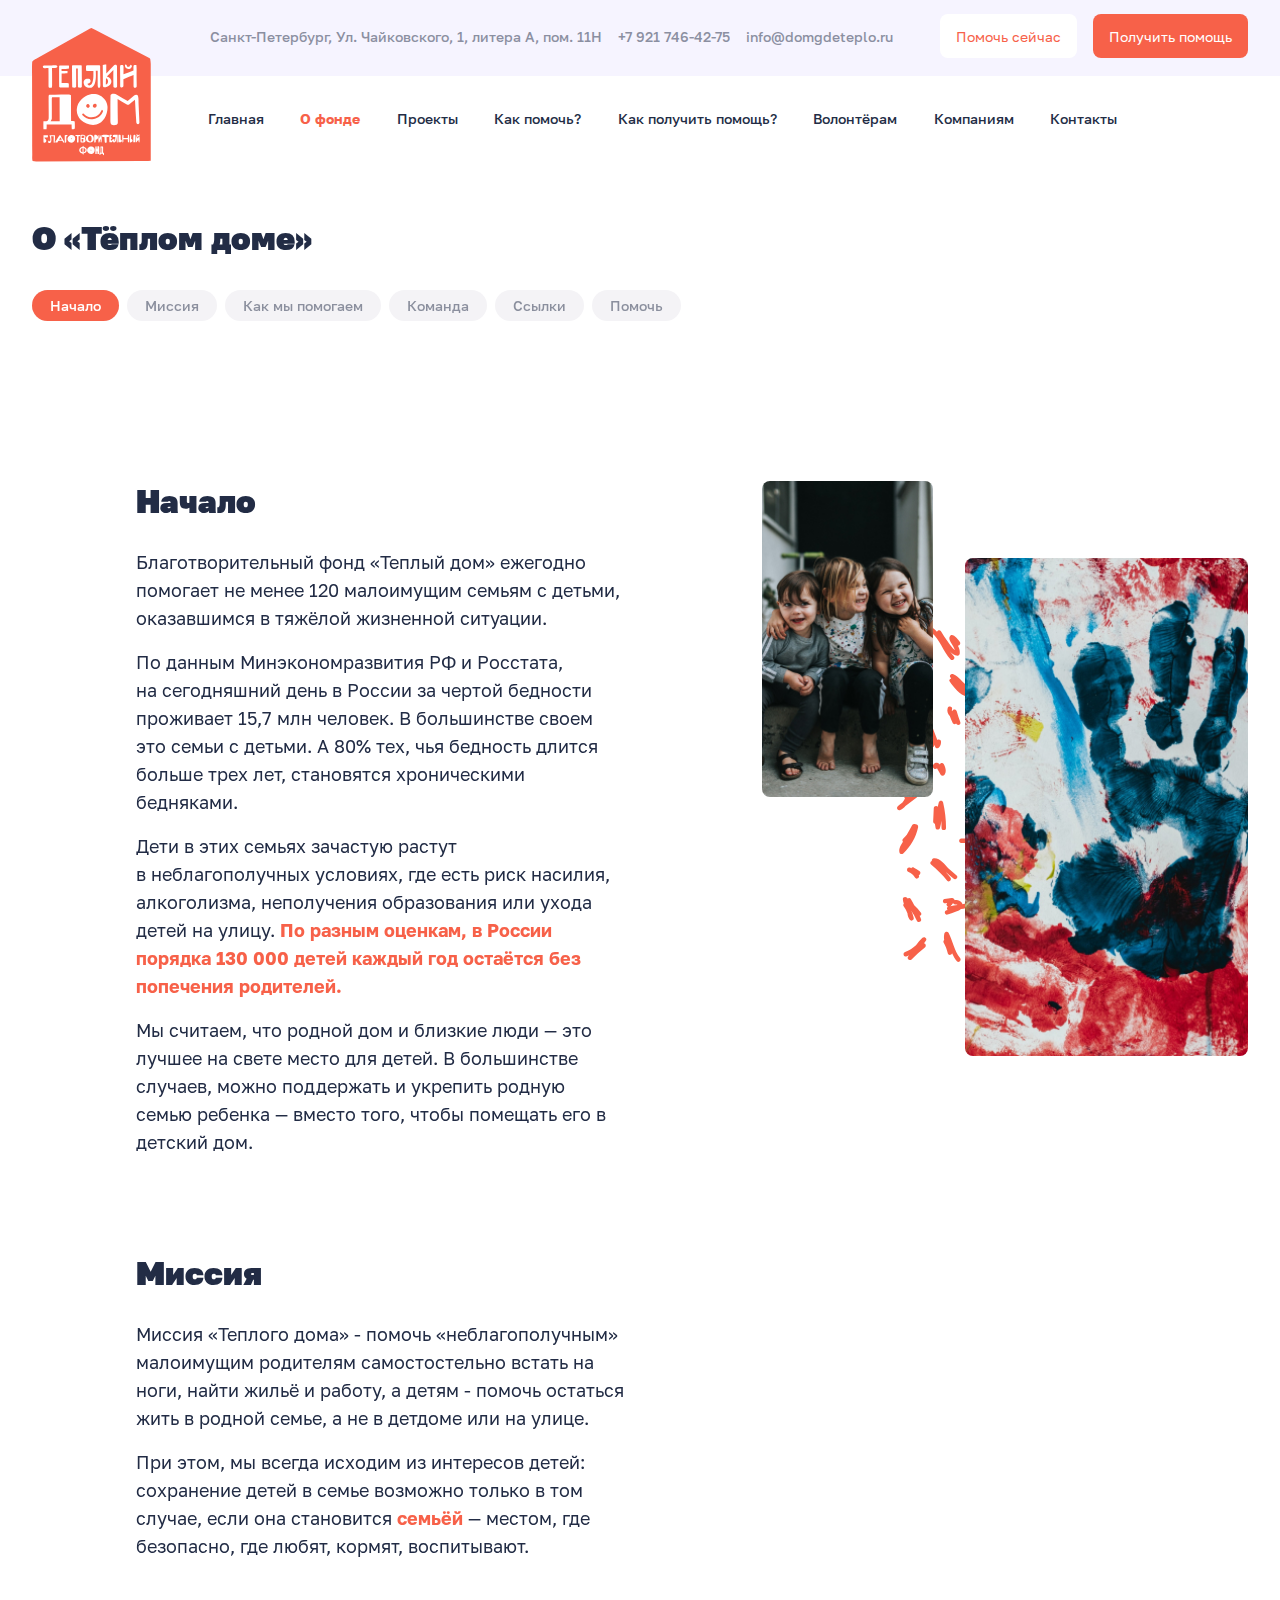
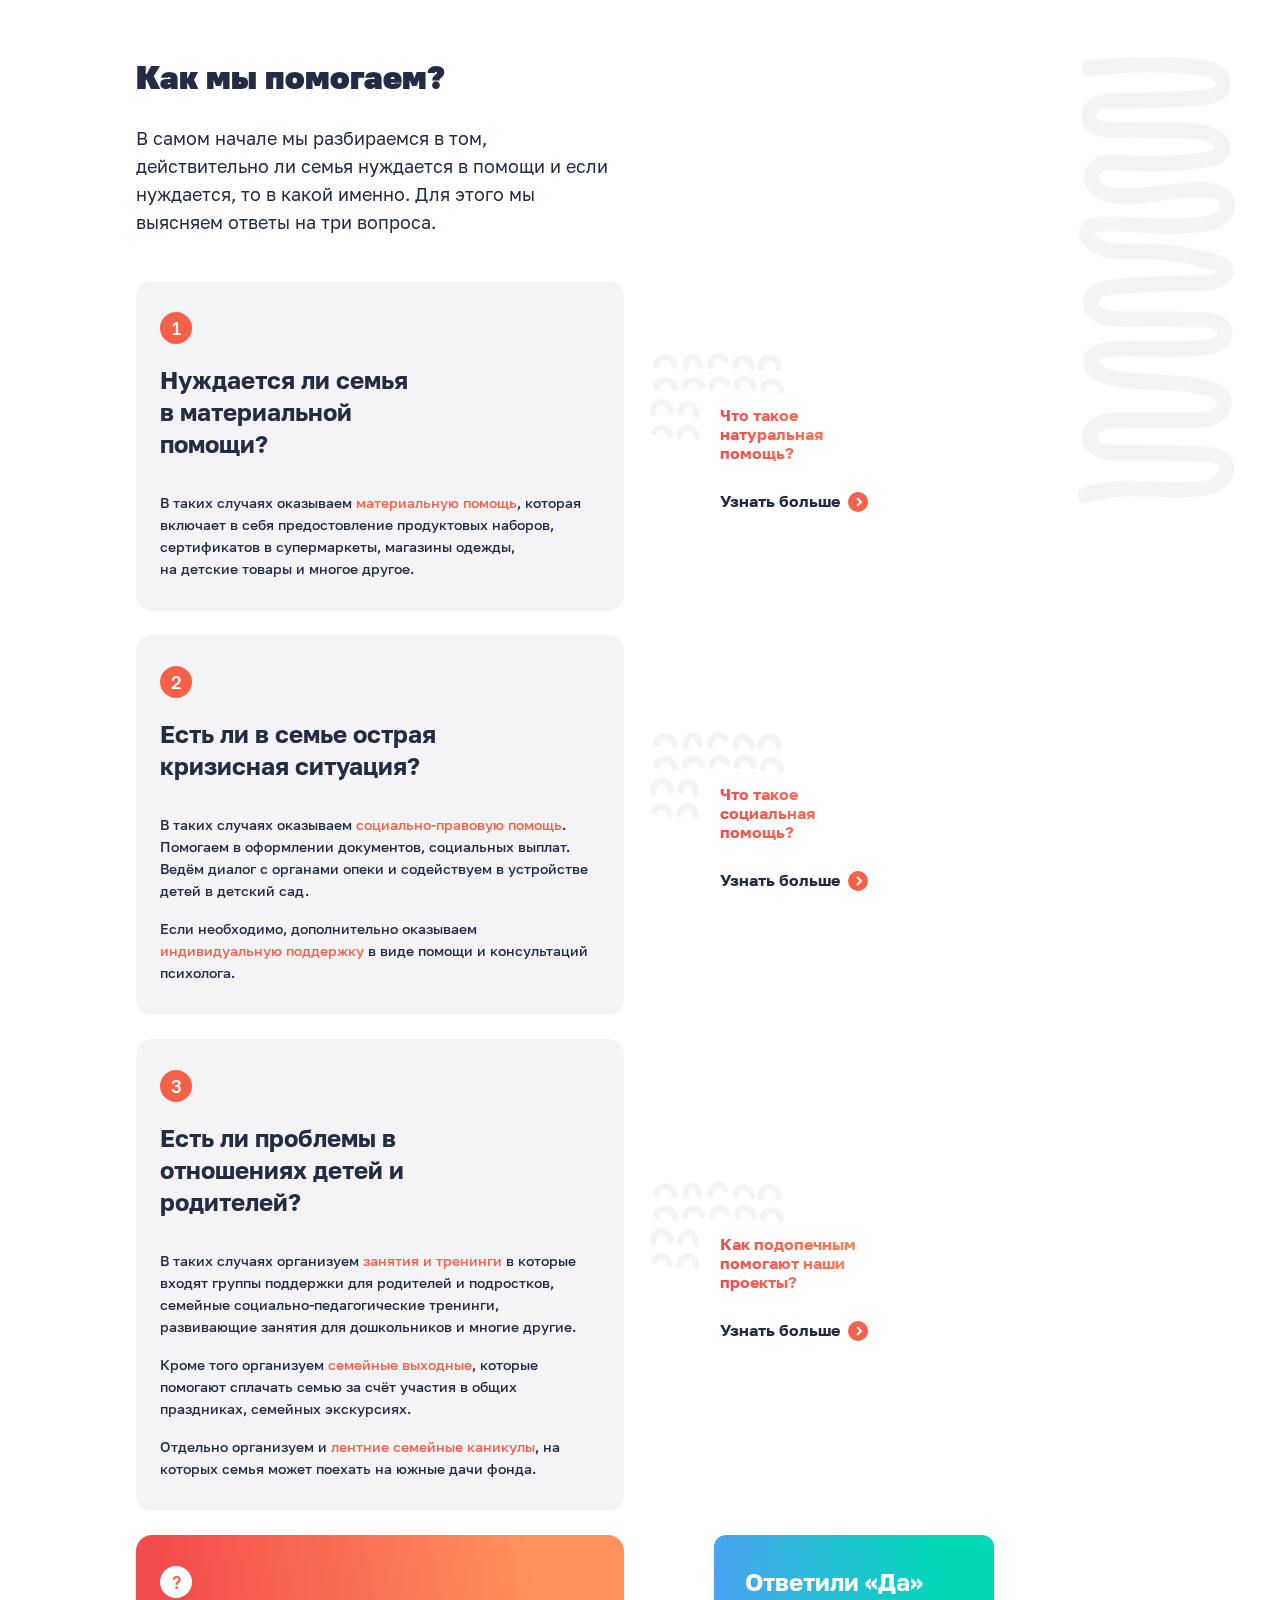
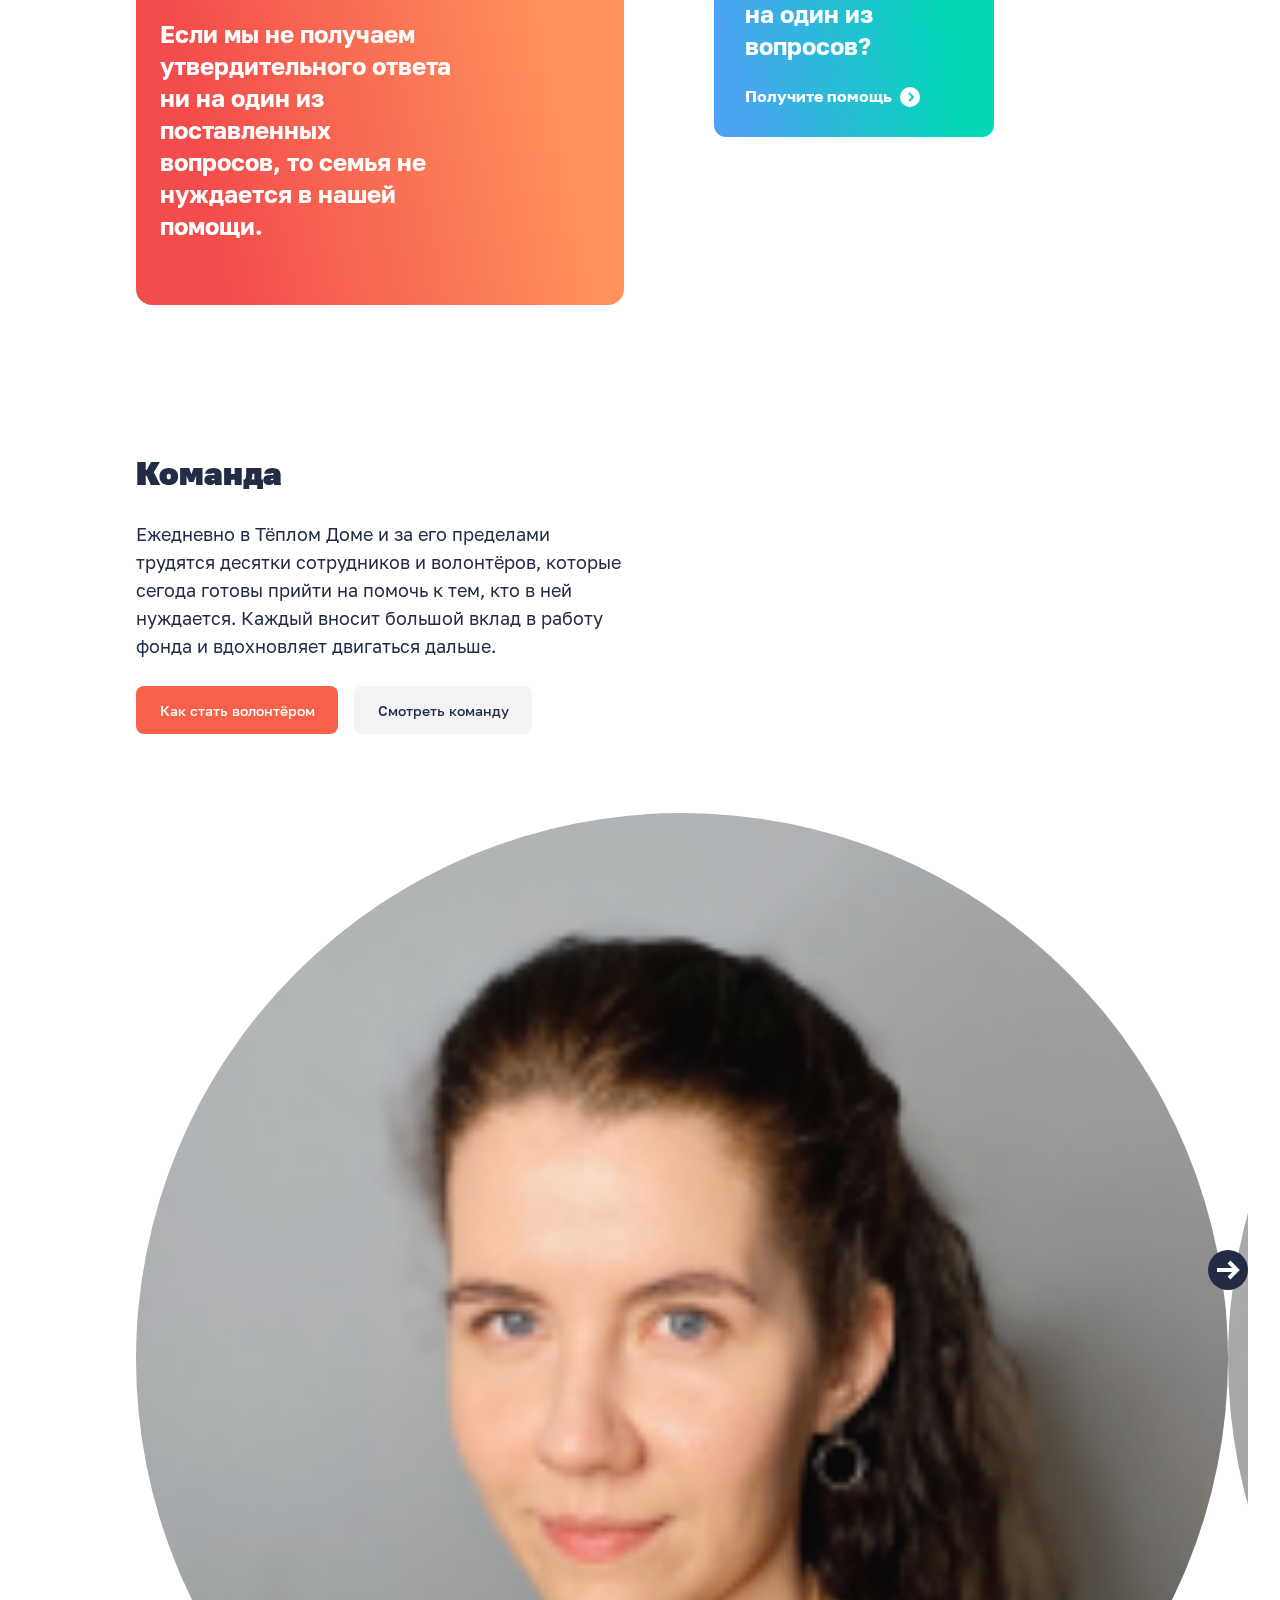
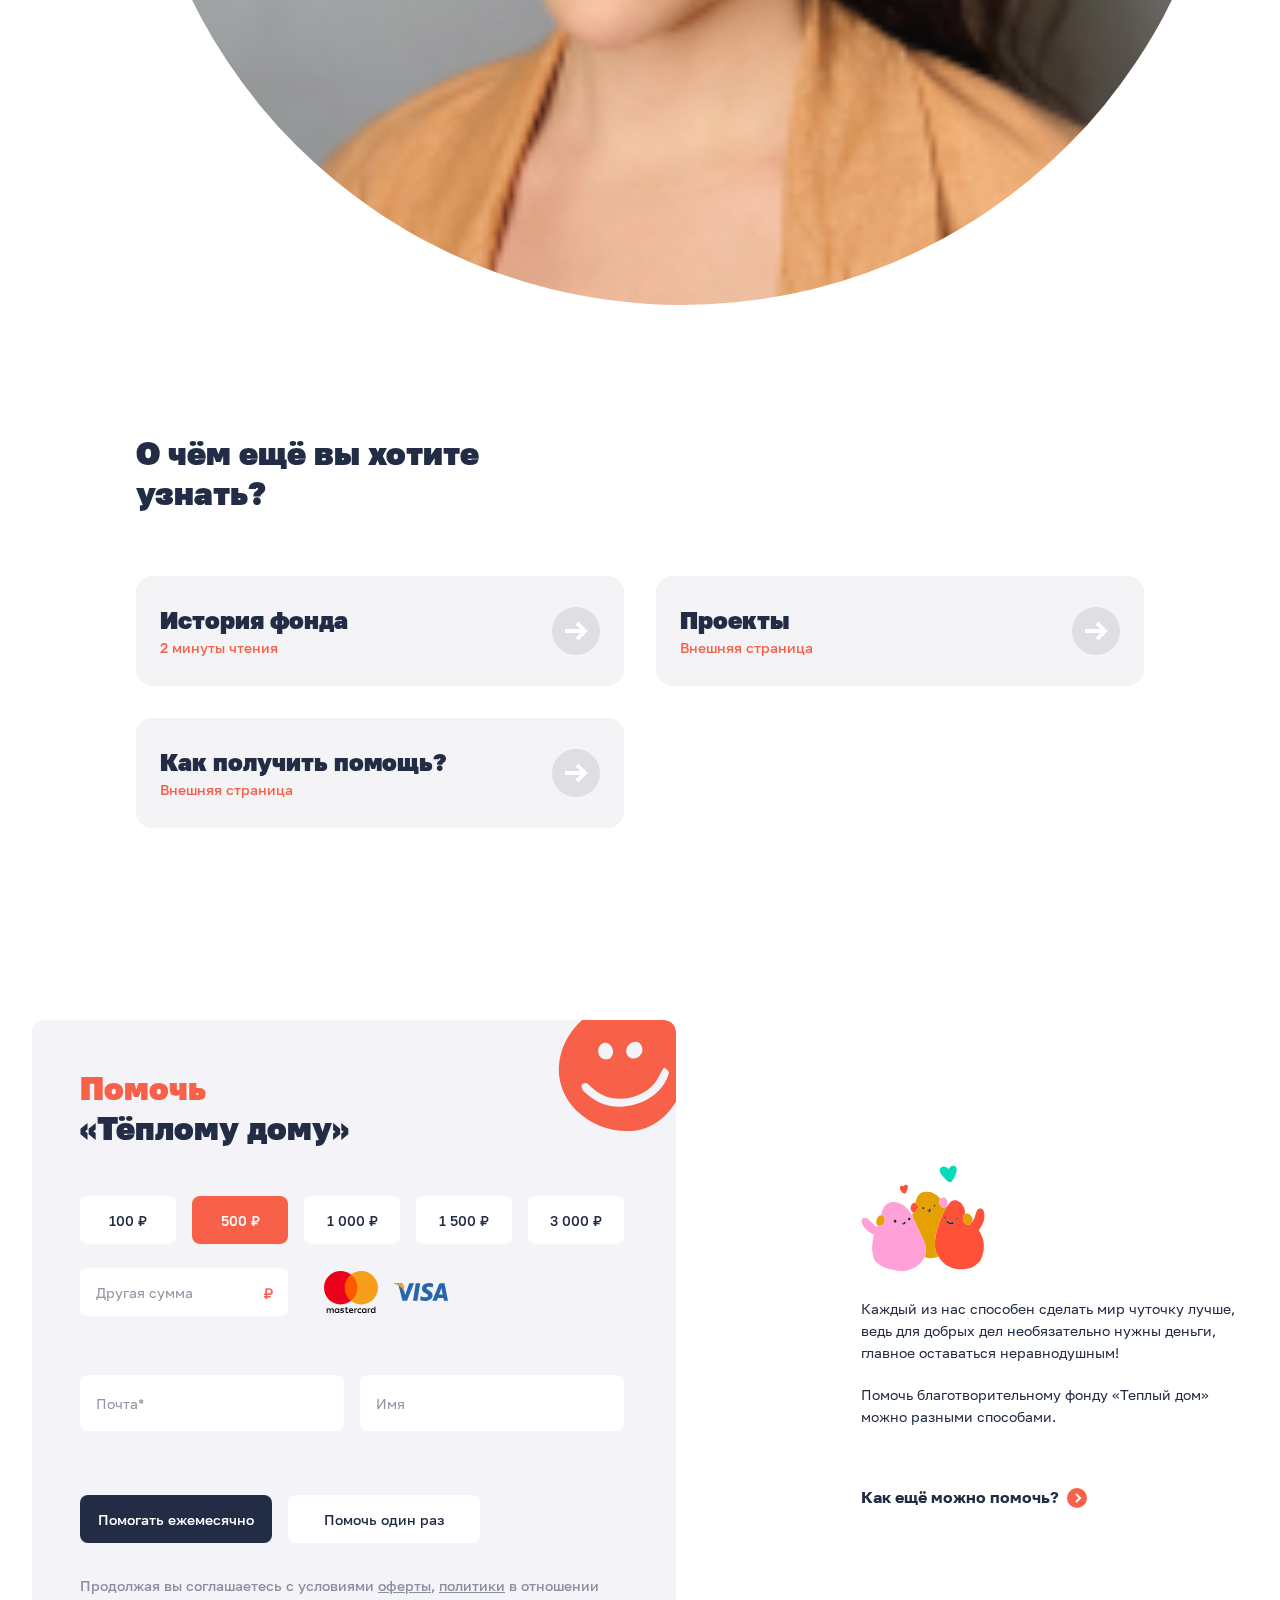
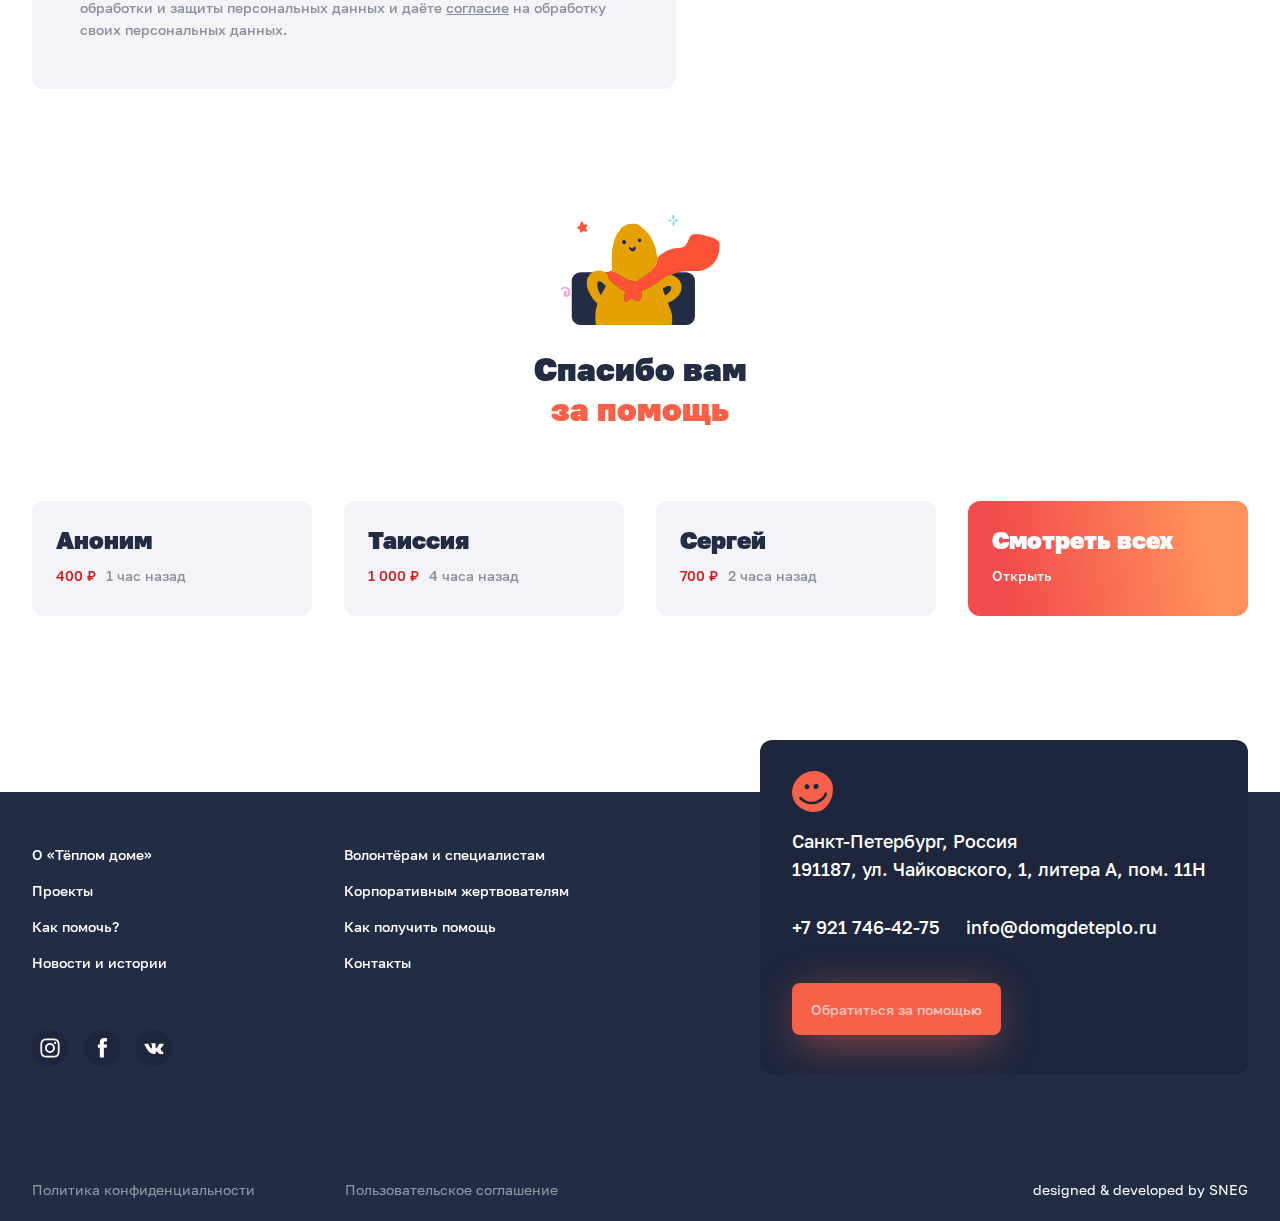
<file: about.html>
<!DOCTYPE html>
<html lang="ru">

<head>
    <meta charset="utf-8">
    <meta name="viewport" content="width=device-width, initial-scale=1">
    <meta name="format-detection" content="telephone=no">
    <meta name="format-detection" content="date=no">
    <meta name="format-detection" content="address=no">
    <meta name="format-detection" content="email=no">
    <meta content="notranslate" name="google">
    <meta property="og:image" content="img/sharing/logo.png">
    <meta property="vk:image" content="img/sharing/logo.png">
    <meta name="twitter:image:src" content="img/sharing/logo.png">
    <link rel="icon" type="image/ico" sizes="16x16" href="img/favicon/favicon-16x16.ico">
    <link rel="stylesheet" href="css/style.min.css">
    <meta name="msapplication-TileColor" content="#da532c">
    <meta name="theme-color" content="#fffff">
    <meta name="msapplication-navbutton-color" content="#000">
    <meta name="apple-mobile-web-app-status-bar-style" content="#000">
    <title>О "Теплом доме"</title>
</head>

<body>
    <header class="header">
        <div class="container"><button class="burger" aria-label="бургер" id="headerBurger" data-target-id="headerBurger" data-target-class-toggle=".burger__menu_open"><span>бургер</span></button>
            <div class="burger__menu">
                <div class="burger__menu-close"><button class="btn burger__menu-close-btn"></button><a class="logo burger__logo" href="/"><img src="img/sprite/logo.svg" alt="лого" width="57" height="64" /></a></div>
                <div class="burger__menu-content"><button class="btn header__nav-top-button btn_white burger__btn btn-open-modal-js" data-name="modal-donate">Помочь сейчас</button><button class="btn header__nav-top-button btn_orange burger__btn btn-open-modal-js" data-name="modal-need-help">Получить помощь</button>
                    <ul class="burger__menu-list">
                        <li class="burger__menu-list-item burger__menu-list-item_active"><a class="burger__menu-list-item-link" href="/">Главная</a></li>
                        <li class="burger__menu-list-item"><a class="burger__menu-list-item-link" href="about.html">О фонде</a></li>
                        <li class="burger__menu-list-item"><a class="burger__menu-list-item-link" href="projects.html">Проекты</a></li>
                        <li class="burger__menu-list-item"><a class="burger__menu-list-item-link" href="howtohelp.html">Как помочь?</a></li>
                        <li class="burger__menu-list-item"><a class="burger__menu-list-item-link" href="howtogethelp.html">Как получить помощь?</a></li>
                        <li class="burger__menu-list-item"><a class="burger__menu-list-item-link" href="employees.html">Волонтёрам</a></li>
                        <li class="burger__menu-list-item"><a class="burger__menu-list-item-link" href="employees.html">Компаниям</a></li>
                        <li class="burger__menu-list-item"><a class="burger__menu-list-item-link" href="/">Главная</a></li>
                    </ul>
                    <div class="burger-description"><a class="burger-description-adress" href="#">Санкт-Петербург, Ул. Чайковского, 1, литера А, пом. 11Н</a><a class="burger-description-adress" href="tel:+79217464275">+7 921 746-42-75</a><a class="burger-description-adress" href="mailto:info@domgdeteplo.ru">info@domgdeteplo.ru</a></div>
                    <div class="burger__social"><a class="burger__social-item burger__social-item_instagram" href="#"></a><a class="burger__social-item burger__social-item_facebook" href="#"></a><a class="burger__social-item burger__social-item_vk" href="#"></a></div>
                </div>
            </div><a class="logo header__logo" href="/"><img src="img/sprite/logo.svg" alt="лого" /></a>
            <div class="header__nav-top">
                <div class="header__nav-top-description"><a class="header__nav-top-adress" href="#">Санкт-Петербург, Ул. Чайковского, 1, литера А, пом. 11Н</a><a class="header__nav-top-adress" href="tel:+79217464275">+7 921 746-42-75</a><a class="header__nav-top-adress" href="mailto:info@domgdeteplo.ru">info@domgdeteplo.ru</a></div><button class="btn header__nav-top-button btn_white btn-open-modal-js" data-name="modal-donate">Помочь сейчас</button><button class="btn header__nav-top-button btn_orange btn-open-modal-js" data-name="modal-need-help">Получить помощь</button>
            </div>
            <div class="header__nav-bottom">
                <ul class="header__nav-bottom-menu">
                    <li class="header__nav-bottom-menu-item "><a class="header__nav-bottom-menu-item-link" href="/">Главная</a></li>
                    <li class="header__nav-bottom-menu-item header__nav-bottom-menu-itemjs header__nav-bottom-menu-item_active"><a class="header__nav-bottom-menu-item-link" href="about.html">О фонде</a>
                        <ul class="header__nav-bottom-submenu header__nav-bottom-submenujs">
                            <li class="header__nav-bottom-submenu-item"><a class="header__nav-bottom-submenu-item-link" href="about.html">О «Тёплом доме»</a></li>
                            <li class="header__nav-bottom-submenu-item"><a class="header__nav-bottom-submenu-item-link" href="employees.html">Сотрудники</a></li>
                            <li class="header__nav-bottom-submenu-item"><a class="header__nav-bottom-submenu-item-link" href="reports.html">Отчёты</a></li>
                            <li class="header__nav-bottom-submenu-item"><a class="header__nav-bottom-submenu-item-link" href="employees.html">Попечительский совет</a></li>
                            <li class="header__nav-bottom-submenu-item"><a class="header__nav-bottom-submenu-item-link" href="contacts.html">Документы и реквизиты</a></li>
                            <li class="header__nav-bottom-submenu-item"><a class="header__nav-bottom-submenu-item-link" href="award.html">Наши награды</a></li>
                        </ul>
                    </li>
                    <li class="header__nav-bottom-menu-item "><a class="header__nav-bottom-menu-item-link" href="projects.html">Проекты</a></li>
                    <li class="header__nav-bottom-menu-item "><a class="header__nav-bottom-menu-item-link" href="howtohelp.html">Как помочь?</a></li>
                    <li class="header__nav-bottom-menu-item "><a class="header__nav-bottom-menu-item-link" href="howtogethelp.html">Как получить помощь?</a></li>
                    <li class="header__nav-bottom-menu-item "><a class="header__nav-bottom-menu-item-link" href="#">Волонтёрам</a></li>
                    <li class="header__nav-bottom-menu-item "><a class="header__nav-bottom-menu-item-link" href="#">Компаниям</a></li>
                    <li class="header__nav-bottom-menu-item "><a class="header__nav-bottom-menu-item-link" href="contacts.html">Контакты</a></li>
                </ul>
            </div>
        </div>
    </header>
    <main class="main">
        <div class="modal-need-help">
            <div class="needhelp false modal-need-help__block">
                <div class="needhelp__container-btn btn-close-js" data-name="modal-need-help"></div>
                <p class="needhelp__title false">Нужна помощь? <span>Свяжитесь с нами</span></p>
                <div class="needhelp__blocks">
                    <div class="needhelp__container false">
                        <div class="needhelp__formblock false">
                            <form class="needhelp__form" action="/" method="POST"><input class="needhelp__form-input" type="text" name="name" placeholder="Имя" /><input class="needhelp__form-input" type="tel" name="tel" placeholder="Телефон" /><input class="needhelp__form-input" type="email" name="email" placeholder="Почта*" required="required" /><textarea class="needhelp__form-input needhelp__form-input_height" name="situation" placeholder="Опишите ситуацию и укажите, какая именно помощь нужна на данный момент"></textarea></form><input class="needhelp__form-btn" type="submit" />
                            <p class="needhelp__desc">Продолжая вы соглашаетесь с условиями оферты, политики в отношении обработки и защиты персональных данных и даёте согласие на обработку своих персональных данных.</p>
                        </div>
                    </div>
                    <div class="needhelp__contacts">
                        <p class="needhelp__contacts-text">Контакты для связи</p><a class="needhelp__contacts-tel" href="tel:+78122758165">+7 (812) 275-81-65</a><a class="needhelp__contacts-tel" href="tel:+79216579018">+7 (921) 657-90-18</a><a class="needhelp__contacts-tel" href="mailto:info@domgdeteplo.ru">info@domgdeteplo.ru</a>
                        <p class="needhelp__contacts-text">Обратите внимание</p>
                        <p class="needhelp__contacts-desc">Фонд не оказывает семьям разовую помощь. Получение натуральной помощи возможно только при участии семьи в других наших программах.</p>
                        <p class="needhelp__contacts-desc">Также фонд «Теплый дом» не оказывает финансовую помощь на лечение и реабилитацию детей взрослых, а также не помогает купить недвижимость, выплатить кредиты или ипотеку.</p>
                    </div>
                </div>
            </div>
        </div>
        <div class="modal-donate">
            <div class="block-donate block-donate_nobg" data-name="help">
                <div class="block-donate__btn-close btn-close-js" data-name="modal-donate"></div>
                <h2 class="block-donate__title">Помочь <span class="block-donate__title_black">«Тёплому дому»</span></h2>
                <div class="block-donate__container">
                    <form class="block-donate__form" action="/add_movie" method="POST">
                        <ul class="block-donate__donates">
                            <li class="block-donate__donates-donate" data-sum="100">100 ₽</li>
                            <li class="block-donate__donates-donate block-donate__donates-donate_active" data-sum="500">500 ₽</li>
                            <li class="block-donate__donates-donate" data-sum="1000">1 000 ₽</li>
                            <li class="block-donate__donates-donate" data-sum="1500">1 500 ₽</li>
                            <li class="block-donate__donates-donate" data-sum="3000">3 000 ₽</li>
                        </ul>
                        <div class="block-donate__other-sum">
                            <div class="block-donate__input"><input class="block-donate__other-donate" type="number" name="title" placeholder="Другая сумма" /></div>
                            <div class="block-donate__type-card"><label><input type="radio" name="card" id="mastercard" />
                                    <div class="block-donate__card block-donate__other-mastercard"></div>
                                </label><label><input type="radio" name="card" id="mastercard" />
                                    <div class="block-donate__card block-donate__other-visa"></div>
                                </label></div>
                        </div>
                        <div class="block-donate__data"><input class="block-donate__data-email" type="email" name="email" value="" placeholder="Почта*" required="required" /><input class="block-donate__data-name" type="text" name="name" value="" placeholder="Имя" /></div>
                        <div class="block-donate__btns"><input class="block-donate__btns-month btn-open-modal-js" type="submit" value="Помогать ежемесячно" data-name="modal-donate-thanks" /><input class="block-donate__btns-single" type="submit" value="Помочь один раз" /></div>
                        <div class="block-donate__rules">Продолжая вы соглашаетесь с условиями <span class="block-donate__rules_underline">оферты</span>, <span class="block-donate__rules_underline">политики</span> в отношении обработки и защиты персональных данных и даёте <span class="block-donate__rules_underline">согласие</span> на обработку своих персональных данных.</div>
                    </form>
                    <div class="block-donate__other-help">
                        <p class="block-donate__other-help-text">Не обязательно оказывать помощь в рамках конкретных проектов. Можно пожертвовать и просто так, а мы самостоятельно определим, куда важнее всего сейчас направить ваши деньги.</p>
                        <p class="block-donate__other-help-text">Кроме того не обязательно помогать деньгами, есть и другие способы.</p><a class="linkarrow block-donate__other-help_ml" href="howtohelp.html">Как ещё можно помочь?</a>
                    </div>
                </div>
            </div>
        </div>
        <div class="modal-thanks">
            <div class="modal-thanks__block">
                <div class="needhelp__container-btn btn-close-js" data-name="modal-thanks"></div>
                <p class="page-thanks__title modal-thanks__title">Спасибо вам <span>за помощь</span></p>
                <ul class="modal-thanks__donaters">
                    <li class="modal-thanks__donater">
                        <p class="page-thanks__donater-name">Аноним</p>
                        <div class="page-thanks__donater-pay">
                            <p class="page-thanks__donater-sum">400 ₽</p>
                            <p class="page-thanks__donater-time">1 час назад</p>
                        </div>
                    </li>
                    <li class="modal-thanks__donater">
                        <p class="page-thanks__donater-name">Таиссия</p>
                        <div class="page-thanks__donater-pay">
                            <p class="page-thanks__donater-sum">1 000 ₽</p>
                            <p class="page-thanks__donater-time">4 часа назад</p>
                        </div>
                    </li>
                    <li class="modal-thanks__donater">
                        <p class="page-thanks__donater-name">Сергей</p>
                        <div class="page-thanks__donater-pay">
                            <p class="page-thanks__donater-sum">700 ₽</p>
                            <p class="page-thanks__donater-time">2 часа назад</p>
                        </div>
                    </li>
                    <li class="modal-thanks__donater">
                        <p class="page-thanks__donater-name">Аноним</p>
                        <div class="page-thanks__donater-pay">
                            <p class="page-thanks__donater-sum">400 ₽</p>
                            <p class="page-thanks__donater-time">1 час назад</p>
                        </div>
                    </li>
                    <li class="modal-thanks__donater">
                        <p class="page-thanks__donater-name">Таиссия</p>
                        <div class="page-thanks__donater-pay">
                            <p class="page-thanks__donater-sum">1 000 ₽</p>
                            <p class="page-thanks__donater-time">4 часа назад</p>
                        </div>
                    </li>
                    <li class="modal-thanks__donater">
                        <p class="page-thanks__donater-name">Аноним</p>
                        <div class="page-thanks__donater-pay">
                            <p class="page-thanks__donater-sum">400 ₽</p>
                            <p class="page-thanks__donater-time">1 час назад</p>
                        </div>
                    </li>
                    <li class="modal-thanks__donater">
                        <p class="page-thanks__donater-name">Таиссия</p>
                        <div class="page-thanks__donater-pay">
                            <p class="page-thanks__donater-sum">1 000 ₽</p>
                            <p class="page-thanks__donater-time">4 часа назад</p>
                        </div>
                    </li>
                    <li class="modal-thanks__donater">
                        <p class="page-thanks__donater-name">Сергей</p>
                        <div class="page-thanks__donater-pay">
                            <p class="page-thanks__donater-sum">700 ₽</p>
                            <p class="page-thanks__donater-time">2 часа назад</p>
                        </div>
                    </li>
                    <li class="modal-thanks__donater">
                        <p class="page-thanks__donater-name">Аноним</p>
                        <div class="page-thanks__donater-pay">
                            <p class="page-thanks__donater-sum">400 ₽</p>
                            <p class="page-thanks__donater-time">1 час назад</p>
                        </div>
                    </li>
                    <li class="modal-thanks__donater">
                        <p class="page-thanks__donater-name">Таиссия</p>
                        <div class="page-thanks__donater-pay">
                            <p class="page-thanks__donater-sum">1 000 ₽</p>
                            <p class="page-thanks__donater-time">4 часа назад</p>
                        </div>
                    </li>
                    <li class="modal-thanks__donater">
                        <p class="page-thanks__donater-name">Аноним</p>
                        <div class="page-thanks__donater-pay">
                            <p class="page-thanks__donater-sum">400 ₽</p>
                            <p class="page-thanks__donater-time">1 час назад</p>
                        </div>
                    </li>
                    <li class="modal-thanks__donater">
                        <p class="page-thanks__donater-name">Таиссия</p>
                        <div class="page-thanks__donater-pay">
                            <p class="page-thanks__donater-sum">1 000 ₽</p>
                            <p class="page-thanks__donater-time">4 часа назад</p>
                        </div>
                    </li>
                    <li class="modal-thanks__donater">
                        <p class="page-thanks__donater-name">Сергей</p>
                        <div class="page-thanks__donater-pay">
                            <p class="page-thanks__donater-sum">700 ₽</p>
                            <p class="page-thanks__donater-time">2 часа назад</p>
                        </div>
                    </li>
                    <li class="modal-thanks__donater">
                        <p class="page-thanks__donater-name">Аноним</p>
                        <div class="page-thanks__donater-pay">
                            <p class="page-thanks__donater-sum">400 ₽</p>
                            <p class="page-thanks__donater-time">1 час назад</p>
                        </div>
                    </li>
                    <li class="modal-thanks__donater">
                        <p class="page-thanks__donater-name">Таиссия</p>
                        <div class="page-thanks__donater-pay">
                            <p class="page-thanks__donater-sum">1 000 ₽</p>
                            <p class="page-thanks__donater-time">4 часа назад</p>
                        </div>
                    </li>
                    <li class="modal-thanks__donater">
                        <p class="page-thanks__donater-name">Аноним</p>
                        <div class="page-thanks__donater-pay">
                            <p class="page-thanks__donater-sum">400 ₽</p>
                            <p class="page-thanks__donater-time">1 час назад</p>
                        </div>
                    </li>
                    <li class="modal-thanks__donater">
                        <p class="page-thanks__donater-name">Таиссия</p>
                        <div class="page-thanks__donater-pay">
                            <p class="page-thanks__donater-sum">1 000 ₽</p>
                            <p class="page-thanks__donater-time">4 часа назад</p>
                        </div>
                    </li>
                    <li class="modal-thanks__donater">
                        <p class="page-thanks__donater-name">Сергей</p>
                        <div class="page-thanks__donater-pay">
                            <p class="page-thanks__donater-sum">700 ₽</p>
                            <p class="page-thanks__donater-time">2 часа назад</p>
                        </div>
                    </li>
                    <li class="modal-thanks__donater">
                        <p class="page-thanks__donater-name">Аноним</p>
                        <div class="page-thanks__donater-pay">
                            <p class="page-thanks__donater-sum">400 ₽</p>
                            <p class="page-thanks__donater-time">1 час назад</p>
                        </div>
                    </li>
                    <li class="modal-thanks__donater">
                        <p class="page-thanks__donater-name">Таиссия</p>
                        <div class="page-thanks__donater-pay">
                            <p class="page-thanks__donater-sum">1 000 ₽</p>
                            <p class="page-thanks__donater-time">4 часа назад </p>
                        </div>
                    </li>
                    <li class="modal-thanks__donater">
                        <p class="page-thanks__donater-name">Аноним</p>
                        <div class="page-thanks__donater-pay">
                            <p class="page-thanks__donater-sum">400 ₽</p>
                            <p class="page-thanks__donater-time">1 час назад</p>
                        </div>
                    </li>
                    <li class="modal-thanks__donater">
                        <p class="page-thanks__donater-name">Таиссия</p>
                        <div class="page-thanks__donater-pay">
                            <p class="page-thanks__donater-sum">1 000 ₽</p>
                            <p class="page-thanks__donater-time">4 часа назад</p>
                        </div>
                    </li>
                    <li class="modal-thanks__donater">
                        <p class="page-thanks__donater-name">Сергей</p>
                        <div class="page-thanks__donater-pay">
                            <p class="page-thanks__donater-sum">700 ₽</p>
                            <p class="page-thanks__donater-time">2 часа назад</p>
                        </div>
                    </li>
                    <li class="modal-thanks__donater">
                        <p class="page-thanks__donater-name">Аноним</p>
                        <div class="page-thanks__donater-pay">
                            <p class="page-thanks__donater-sum">400 ₽</p>
                            <p class="page-thanks__donater-time">1 час назад</p>
                        </div>
                    </li>
                    <li class="modal-thanks__donater">
                        <p class="page-thanks__donater-name">Таиссия</p>
                        <div class="page-thanks__donater-pay">
                            <p class="page-thanks__donater-sum">1 000 ₽</p>
                            <p class="page-thanks__donater-time">4 часа назад</p>
                        </div>
                    </li>
                    <li class="modal-thanks__donater">
                        <p class="page-thanks__donater-name">Аноним</p>
                        <div class="page-thanks__donater-pay">
                            <p class="page-thanks__donater-sum">400 ₽</p>
                            <p class="page-thanks__donater-time">1 час назад</p>
                        </div>
                    </li>
                    <li class="modal-thanks__donater">
                        <p class="page-thanks__donater-name">Таиссия</p>
                        <div class="page-thanks__donater-pay">
                            <p class="page-thanks__donater-sum">1 000 ₽</p>
                            <p class="page-thanks__donater-time">4 часа назад</p>
                        </div>
                    </li>
                    <li class="modal-thanks__donater">
                        <p class="page-thanks__donater-name">Сергей</p>
                        <div class="page-thanks__donater-pay">
                            <p class="page-thanks__donater-sum">700 ₽</p>
                            <p class="page-thanks__donater-time">2 часа назад</p>
                        </div>
                    </li>
                    <li class="modal-thanks__donater">
                        <p class="page-thanks__donater-name">Аноним</p>
                        <div class="page-thanks__donater-pay">
                            <p class="page-thanks__donater-sum">400 ₽</p>
                            <p class="page-thanks__donater-time">1 час назад</p>
                        </div>
                    </li>
                    <li class="modal-thanks__donater">
                        <p class="page-thanks__donater-name">Таиссия</p>
                        <div class="page-thanks__donater-pay">
                            <p class="page-thanks__donater-sum">1 000 ₽</p>
                            <p class="page-thanks__donater-time">4 часа назад </p>
                        </div>
                    </li>
                    <li class="modal-thanks__donater">
                        <p class="page-thanks__donater-name">Сергей</p>
                        <div class="page-thanks__donater-pay">
                            <p class="page-thanks__donater-sum">700 ₽</p>
                            <p class="page-thanks__donater-time">2 часа назад</p>
                        </div>
                    </li>
                    <li class="modal-thanks__donater">
                        <p class="page-thanks__donater-name">Аноним</p>
                        <div class="page-thanks__donater-pay">
                            <p class="page-thanks__donater-sum">400 ₽</p>
                            <p class="page-thanks__donater-time">1 час назад</p>
                        </div>
                    </li>
                    <li class="modal-thanks__donater">
                        <p class="page-thanks__donater-name">Таиссия</p>
                        <div class="page-thanks__donater-pay">
                            <p class="page-thanks__donater-sum">1 000 ₽</p>
                            <p class="page-thanks__donater-time">4 часа назад </p>
                        </div>
                    </li>
                    <li class="modal-thanks__donater">
                        <p class="page-thanks__donater-name">Аноним</p>
                        <div class="page-thanks__donater-pay">
                            <p class="page-thanks__donater-sum">400 ₽</p>
                            <p class="page-thanks__donater-time">1 час назад</p>
                        </div>
                    </li>
                    <li class="modal-thanks__donater">
                        <p class="page-thanks__donater-name">Таиссия</p>
                        <div class="page-thanks__donater-pay">
                            <p class="page-thanks__donater-sum">1 000 ₽</p>
                            <p class="page-thanks__donater-time">4 часа назад </p>
                        </div>
                    </li>
                    <li class="modal-thanks__donater modal-thanks__donater-all"><a class="page-thanks__donater-link btn-open-modal-js" href="#" data-name="modal-thanks">
                            <p class="page-thanks__donater-title">Показать ещё</p>
                        </a></li>
                </ul>
            </div>
        </div>
        <div class="about">
            <div class="container">
                <div class="page-header-sheet about__header">
                    <div class="container page-header-sheet__container swiper-container-links">
                        <h1 class="page-header-sheet__title">О «Тёплом доме»</h1>
                        <ul class="block-links swiper-wrapper page-header-sheet__links">
                            <li class="block-links__item swiper-slide"><a class="block-links__item-link block-links__item-link_active" href="#start">Начало</a></li>
                            <li class="block-links__item swiper-slide"><a class="block-links__item-link " href="#mission">Миссия</a></li>
                            <li class="block-links__item swiper-slide"><a class="block-links__item-link " href="#howdowehelp">Как мы помогаем</a></li>
                            <li class="block-links__item swiper-slide"><a class="block-links__item-link " href="#commands">Команда</a></li>
                            <li class="block-links__item swiper-slide"><a class="block-links__item-link " href="#youwanttoknow">Ссылки</a></li>
                            <li class="block-links__item swiper-slide"><a class="block-links__item-link " href="#donate">Помочь</a></li>
                        </ul>
                    </div>
                </div>
                <div class="content">
                    <div class="block-article  about_about">
                        <div class="block-article__container " id="start">
                            <div class="block-article__contentblock">
                                <div class="block-article__block">
                                    <div class="block-article__content">
                                        <h2 class="block-article__content-title">Начало</h2>
                                        <p class="block-article__content-text">Благотворительный фонд «Теплый дом» ежегодно помогает не менее 120 малоимущим семьям с детьми, оказавшимся в тяжёлой жизненной ситуации.
                                        <p class="block-article__content-text">По данным Минэкономразвития РФ и Росстата, на сегодняшний день в России за чертой бедности проживает 15,7 млн человек. В большинстве своем это семьи с детьми.
                                            А 80% тех, чья бедность длится больше трех лет, становятся хроническими бедняками.</p>
                                        <p class="block-article__content-text">Дети в этих семьях зачастую растут в неблагополучных условиях, где есть риск насилия, алкоголизма, неполучения образования или ухода детей на улицу.
                                            <span class="block-article__content-text_orange">По разным оценкам, в России порядка 130 000 детей каждый год остаётся без попечения родителей.</span>
                                        </p>
                                        <p class="block-article__content-text">Мы считаем, что родной дом и близкие люди — это лучшее на свете место для детей. В большинстве случаев, можно поддержать и укрепить родную семью ребенка — вместо того, чтобы помещать его в детский дом.</p>
                                    </div>
                                </div>
                            </div>
                            <div class="block-article__content-img"><img class="block-article__content-img-1" src="img/content/about_child.jpg" alt="Картинка" /><img class="block-article__content-img-2" src="img/content/about_picture.jpg" alt="Картинка" /></div>
                        </div>
                    </div>
                    <div class="block-article  about_mission">
                        <div class="block-article__container " id="mission">
                            <div class="block-article__contentblock">
                                <div class="block-article__block">
                                    <div class="block-article__content">
                                        <h2 class="block-article__content-title">Миссия</h2>
                                        <p class="block-article__content-text">Миссия «Теплого дома» - помочь «неблагополучным» малоимущим родителям самостостельно встать на ноги, найти жильё и работу, а детям - помочь остаться жить в родной семье, а не в детдоме или на улице.
                                        <p class="block-article__content-text">При этом, мы всегда исходим из интересов детей: сохранение детей в семье возможно только в том случае, если она становится <span class="block-article__content-text_orange">семьёй</span> — местом, где безопасно, где любят, кормят, воспитывают.</p>
                                    </div>
                                </div>
                            </div>
                        </div>
                    </div>
                    <div class="block-article block-article-bg about_howdowehelp">
                        <div class="block-article__container " id="howdowehelp">
                            <div class="block-article__contentblock">
                                <div class="block-article__block">
                                    <div class="block-article__content">
                                        <h2 class="block-article__content-title">Как мы помогаем?</h2>
                                        <p class="block-article__content-text">В самом начале мы разбираемся в том, действительно ли семья нуждается в помощи и если нуждается, то в какой именно. Для этого мы выясняем ответы на три вопроса.</p>
                                    </div>
                                    <div class="block-article__content-questions ">
                                        <div class="block-article__questions ">
                                            <div class="block-article__questions-num">1</div>
                                            <h3 class="block-article__questions-title">Нуждается ли семья в материальной помощи?</h3>
                                            <p class="block-article__questions-text">В таких случаях оказываем <span class="block-article__questions-text_orange">материальную помощь</span>, которая включает в себя предостовление продуктовых наборов, сертификатов в супермаркеты, магазины одежды, на детские товары и многое другое.</p>
                                        </div>
                                        <div class="block-article__questions-links">
                                            <div class="block-article__questions-links-content"><a class="block-article__questions-links-title" href="#">Что такое натуральная помощь?</a><a class="linkarrow block-article__questions-links-link" href="#">Узнать больше</a></div>
                                        </div>
                                    </div>
                                    <div class="block-article__content-questions ">
                                        <div class="block-article__questions ">
                                            <div class="block-article__questions-num">2</div>
                                            <h3 class="block-article__questions-title">Есть ли в семье острая кризисная ситуация?</h3>
                                            <p class="block-article__questions-text">В таких случаях оказываем <span class="block-article__questions-text_orange">социально-правовую помощь</span>. Помогаем в оформлении документов, социальных выплат. Ведём диалог с органами опеки и содействуем в устройстве детей в детский сад.</p>
                                            <p class="block-article__questions-text">Если необходимо, дополнительно оказываем <span class="block-article__questions-text_orange">индивидуальную поддержку</span> в виде помощи и консультаций психолога.</p>
                                        </div>
                                        <div class="block-article__questions-links">
                                            <div class="block-article__questions-links-content"><a class="block-article__questions-links-title" href="#">Что такое социальная помощь?</a><a class="linkarrow block-article__questions-links-link" href="#">Узнать больше</a></div>
                                        </div>
                                    </div>
                                    <div class="block-article__content-questions ">
                                        <div class="block-article__questions ">
                                            <div class="block-article__questions-num">3</div>
                                            <h3 class="block-article__questions-title">Есть ли проблемы в отношениях детей и родителей?</h3>
                                            <p class="block-article__questions-text">В таких случаях организуем <span class="block-article__questions-text_orange">занятия и тренинги</span> в которые входят группы поддержки для родителей и подростков, семейные социально-педагогические тренинги, развивающие занятия для дошкольников и многие другие.</p>
                                            <p class="block-article__questions-text">Кроме того организуем <span class="block-article__questions-text_orange">семейные выходные</span>, которые помогают сплачать семью за счёт участия в общих праздниках, семейных экскурсиях.</p>
                                            <p class="block-article__questions-text">Отдельно организуем и <span class="block-article__questions-text_orange">лентние семейные каникулы</span>, на которых семья может поехать на южные дачи фонда.</p>
                                        </div>
                                        <div class="block-article__questions-links">
                                            <div class="block-article__questions-links-content"><a class="block-article__questions-links-title" href="#">Как подопечным помогают наши проекты?</a><a class="linkarrow block-article__questions-links-link" href="#">Узнать больше</a></div>
                                        </div>
                                    </div>
                                    <div class="block-article__content-questions block-article__content-questions_width">
                                        <div class="block-article__questions block-article__questions_gradient">
                                            <div class="block-article__questions-num">?</div>
                                            <h3 class="block-article__questions-title">Если мы не получаем утвердительного ответа ни на один из поставленных вопросов, то семья не нуждается в нашей помощи.</h3>
                                        </div>
                                        <div class="block-article__questions-links-gradient"><a class="block-article__questions-links-title_white" href="#">Ответили «Да» на один из вопросов?</a><a class="linkarrow block-article__questions-links-link_white" href="#">Получите помощь</a></div>
                                    </div>
                                </div>
                            </div>
                        </div>
                    </div>
                    <div class="block-article ">
                        <div class="block-article__container " id="commands">
                            <div class="block-article__contentblock">
                                <div class="block-article__block">
                                    <div class="block-article__content">
                                        <h2 class="block-article__content-title">Команда</h2>
                                        <p class="block-article__content-text">Ежедневно в Тёплом Доме и за его пределами трудятся десятки сотрудников и волонтёров, которые сегода готовы прийти на помочь к тем, кто в ней нуждается. Каждый вносит большой вклад в работу фонда и вдохновляет двигаться дальше.</p>
                                        <div class="block-article__buttons"><a class="block-article__buttons-btn block-article__buttons-btn_orange" href="#">Как стать волонтёром</a><a class="block-article__buttons-btn block-article__buttons-btn_gray" href="employees.html">Смотреть команду</a></div>
                                    </div>
                                </div>
                            </div>
                        </div>
                        <div class="block-article__faces-slider">
                            <div class="block-article__faces-slider-container swiper-container swiper-container-faces">
                                <ul class="block-faces swiper-wrapper">
                                    <li class="block-faces__face swiper-slide"><img class="block-faces__img" src="img/content/face_1.jpg" alt="Картинка" /></li>
                                    <li class="block-faces__face swiper-slide"><img class="block-faces__img" src="img/content/face_2.jpg" alt="Картинка" /></li>
                                    <li class="block-faces__face swiper-slide"><img class="block-faces__img" src="img/content/face_3.jpg" alt="Картинка" /></li>
                                    <li class="block-faces__face swiper-slide"><img class="block-faces__img" src="img/content/face_4.jpg" alt="Картинка" /></li>
                                    <li class="block-faces__face swiper-slide"><img class="block-faces__img" src="img/content/face_5.jpg" alt="Картинка" /></li>
                                    <li class="block-faces__face swiper-slide"><img class="block-faces__img" src="img/content/face_6.jpg" alt="Картинка" /></li>
                                    <li class="block-faces__face swiper-slide"><img class="block-faces__img" src="img/content/face_1.jpg" alt="Картинка" /></li>
                                    <li class="block-faces__face swiper-slide"><img class="block-faces__img" src="img/content/face_2.jpg" alt="Картинка" /></li>
                                    <li class="block-faces__face swiper-slide"><img class="block-faces__img" src="img/content/face_3.jpg" alt="Картинка" /></li>
                                    <li class="block-faces__face swiper-slide"><img class="block-faces__img" src="img/content/face_4.jpg" alt="Картинка" /></li>
                                    <li class="block-faces__face swiper-slide"><img class="block-faces__img" src="img/content/face_5.jpg" alt="Картинка" /></li>
                                    <li class="block-faces__face swiper-slide"><img class="block-faces__img" src="img/content/face_6.jpg" alt="Картинка" /></li>
                                    <li class="block-faces__face swiper-slide"><img class="block-faces__img" src="img/content/face_1.jpg" alt="Картинка" /></li>
                                    <li class="block-faces__face swiper-slide"><img class="block-faces__img" src="img/content/face_2.jpg" alt="Картинка" /></li>
                                    <li class="block-faces__face swiper-slide"><img class="block-faces__img" src="img/content/face_3.jpg" alt="Картинка" /></li>
                                    <li class="block-faces__face swiper-slide"><img class="block-faces__img" src="img/content/face_4.jpg" alt="Картинка" /></li>
                                    <li class="block-faces__face swiper-slide"><img class="block-faces__img" src="img/content/face_5.jpg" alt="Картинка" /></li>
                                    <li class="block-faces__face swiper-slide"><img class="block-faces__img" src="img/content/face_6.jpg" alt="Картинка" /></li>
                                </ul>
                                <div class="pages-faces__content-right-btn"></div>
                            </div>
                        </div>
                    </div>
                    <div class="block-article  about_youwanttoknow">
                        <div class="block-article__container block-article__container_column" id="youwanttoknow">
                            <div class="block-article__contentblock">
                                <div class="block-article__block">
                                    <div class="block-article__content">
                                        <h2 class="block-article__content-title">О чём ещё вы хотите узнать?</h2>
                                        <p class="block-article__content-text"></p>
                                    </div>
                                </div>
                            </div>
                            <ul class="block-article__content-links">
                                <li class="block-article__content-links-item "><a class="block-article__content-links-item-link" href="about.html">
                                        <p class="block-article__content-links-item-title ">История фонда</p>
                                        <p class="block-article__content-links-item-desc">2 минуты чтения</p>
                                    </a></li>
                                <li class="block-article__content-links-item "><a class="block-article__content-links-item-link" href="projects.html">
                                        <p class="block-article__content-links-item-title ">Проекты</p>
                                        <p class="block-article__content-links-item-desc">Внешняя страница</p>
                                    </a></li>
                                <li class="block-article__content-links-item "><a class="block-article__content-links-item-link" href="howtogethelp.html">
                                        <p class="block-article__content-links-item-title ">Как получить помощь?</p>
                                        <p class="block-article__content-links-item-desc">Внешняя страница</p>
                                    </a></li>
                            </ul>
                        </div>
                    </div>
                </div>
            </div>
        </div>
        <div class="pages-donate" id="donate">
            <div class="container pages-donate__container">
                <div class="block-donate " data-name="help">
                    <h2 class="block-donate__title">Помочь <span class="block-donate__title_black">«Тёплому дому»</span></h2>
                    <div class="block-donate__container">
                        <form class="block-donate__form" action="/add_movie" method="POST">
                            <ul class="block-donate__donates">
                                <li class="block-donate__donates-donate" data-sum="100">100 ₽</li>
                                <li class="block-donate__donates-donate block-donate__donates-donate_active" data-sum="500">500 ₽</li>
                                <li class="block-donate__donates-donate" data-sum="1000">1 000 ₽</li>
                                <li class="block-donate__donates-donate" data-sum="1500">1 500 ₽</li>
                                <li class="block-donate__donates-donate" data-sum="3000">3 000 ₽</li>
                            </ul>
                            <div class="block-donate__other-sum">
                                <div class="block-donate__input"><input class="block-donate__other-donate" type="number" name="title" placeholder="Другая сумма" /></div>
                                <div class="block-donate__type-card"><label><input type="radio" name="card" id="mastercard" />
                                        <div class="block-donate__card block-donate__other-mastercard"></div>
                                    </label><label><input type="radio" name="card" id="mastercard" />
                                        <div class="block-donate__card block-donate__other-visa"></div>
                                    </label></div>
                            </div>
                            <div class="block-donate__data"><input class="block-donate__data-email" type="email" name="email" value="" placeholder="Почта*" required="required" /><input class="block-donate__data-name" type="text" name="name" value="" placeholder="Имя" /></div>
                            <div class="block-donate__btns"><input class="block-donate__btns-month btn-open-modal-js" type="submit" value="Помогать ежемесячно" data-name="modal-donate-thanks" /><input class="block-donate__btns-single" type="submit" value="Помочь один раз" /></div>
                            <div class="block-donate__rules">Продолжая вы соглашаетесь с условиями <span class="block-donate__rules_underline">оферты</span>, <span class="block-donate__rules_underline">политики</span> в отношении обработки и защиты персональных данных и даёте <span class="block-donate__rules_underline">согласие</span> на обработку своих персональных данных.</div>
                        </form>
                    </div>
                </div>
                <div class="pages-donate__other-help">
                    <div class="bubble-block"><svg class="bubble-block__img bubble-block__img_threebubble ">
                            <use xlink:href="img/symbols.svg#free_heroes"></use>
                        </svg>
                        <p>Каждый из нас способен сделать мир чуточку лучше, ведь для добрых дел необязательно нужны деньги, главное оставаться неравнодушным!
                        <p>Помочь благотворительному фонду «Теплый дом»‎ можно разными способами.</p><a class="linkarrow bubble-block__link" href="howtohelp.html">Как ещё можно помочь?</a>
                    </div>
                </div>
            </div>
        </div>
        <div class="page-thanks">
            <div class="container page-thanks__container">
                <div class="page-thanks__header"><svg class="page-thanks__img">
                        <use xlink:href="img/symbols.svg#bubble_heroes"></use>
                    </svg>
                    <p class="page-thanks__title">Спасибо вам <span>за помощь</span></p>
                </div>
                <ul class="page-thanks__donaters">
                    <li class="page-thanks__donater">
                        <p class="page-thanks__donater-name">Аноним</p>
                        <div class="page-thanks__donater-pay">
                            <p class="page-thanks__donater-sum">400 ₽</p>
                            <p class="page-thanks__donater-time">1 час назад</p>
                        </div>
                    </li>
                    <li class="page-thanks__donater">
                        <p class="page-thanks__donater-name">Таиссия</p>
                        <div class="page-thanks__donater-pay">
                            <p class="page-thanks__donater-sum">1 000 ₽</p>
                            <p class="page-thanks__donater-time">4 часа назад</p>
                        </div>
                    </li>
                    <li class="page-thanks__donater">
                        <p class="page-thanks__donater-name">Сергей</p>
                        <div class="page-thanks__donater-pay">
                            <p class="page-thanks__donater-sum">700 ₽</p>
                            <p class="page-thanks__donater-time">2 часа назад</p>
                        </div>
                    </li>
                    <li class="page-thanks__donater-all"><a class="page-thanks__donater-link btn-open-modal-js" href="#" data-name="modal-thanks">
                            <p class="page-thanks__donater-title">Смотреть всех</p>
                            <p class="page-thanks__donater-desc">Открыть</p>
                        </a></li>
                </ul>
            </div>
        </div>
    </main>
    <footer class="footer">
        <div class="container footer__container">
            <div class="footer__nav">
                <ul class="footer__nav-list">
                    <li class="footer__nav-list-item"><a href="about.html">О «Тёплом доме»</a></li>
                    <li class="footer__nav-list-item"><a href="projects.html">Проекты</a></li>
                    <li class="footer__nav-list-item"><a href="howtohelp.html">Как помочь?</a></li>
                    <li class="footer__nav-list-item"><a href="news.html">Новости и истории</a></li>
                </ul>
                <ul class="footer__nav-list">
                    <li class="footer__nav-list-item"><a href="">Волонтёрам и специалистам</a></li>
                    <li class="footer__nav-list-item"><a href="">Корпоративным жертвователям</a></li>
                    <li class="footer__nav-list-item"><a href="howtogethelp.html">Как получить помощь</a></li>
                    <li class="footer__nav-list-item"><a href="contacts.html">Контакты</a></li>
                </ul>
                <ul class="footer__social">
                    <li class="footer__social-icon footer__social_instagram"></li>
                    <li class="footer__social-icon footer__social_facebook"></li>
                    <li class="footer__social-icon footer__social_vk"></li>
                </ul>
            </div>
            <div class="footer__address">
                <div class="footer__address-desc">
                    <p>Санкт-Петербург, Россия
                        191187, ул. Чайковского, 1, литера А, пом. 11Н</p>
                    <p><a href="tel:+79217464275">+7 921 746-42-75</a><a href="mailto:info@domgdeteplo.ru"><span>info@domgdeteplo.ru</span></a></p>
                </div><button class="btn footer__address-button btn_orange btn-open-modal-js" data-name="modal-need-help">Обратиться за помощью</button>
            </div>
        </div>
        <div class="footer__copyright container">
            <div class="footer__copyright-politics"><a href="#">Политика конфиденциальности</a><a href="#">Пользовательское соглашение</a></div><a href="#">designed &amp; developed by SNEG</a>
        </div>
    </footer><script src="libs/jquery/dist/jquery.min.js"></script><script src="js/custom.js"></script>
</body>

</html>
</file>
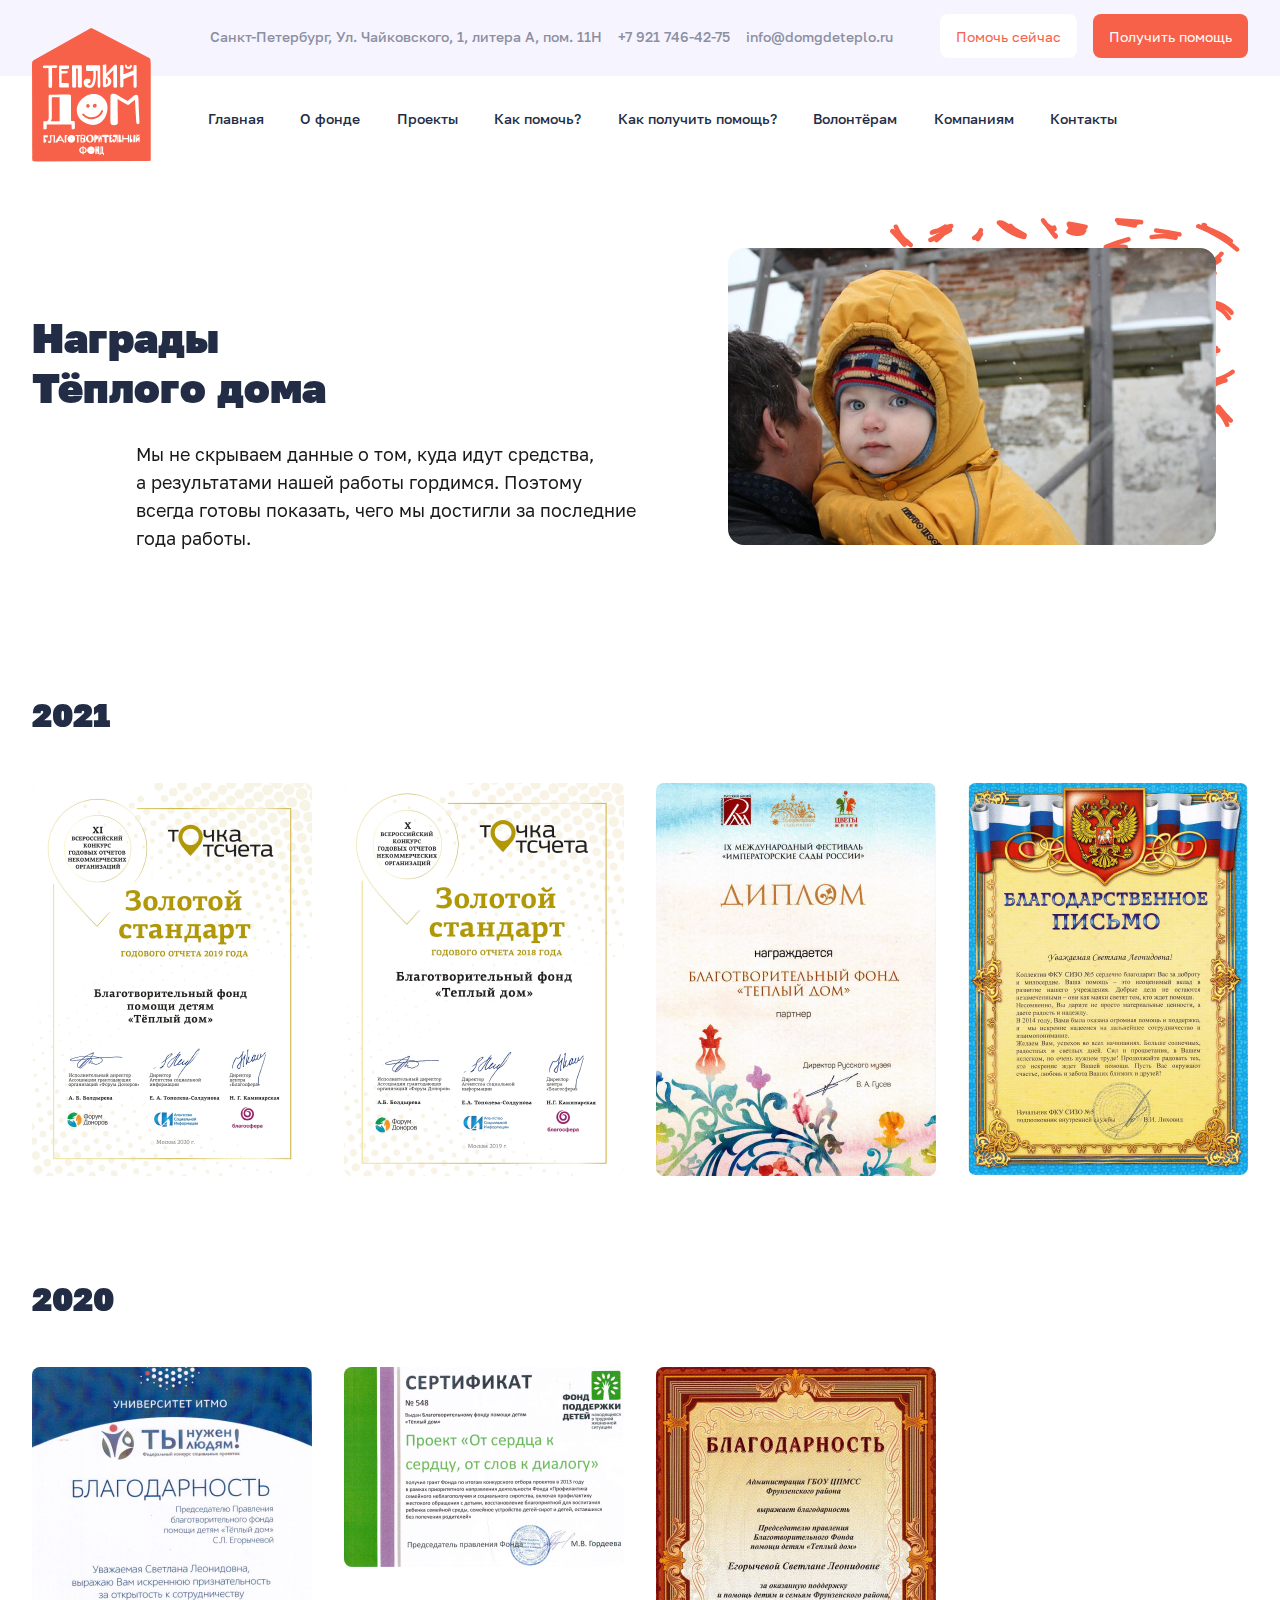
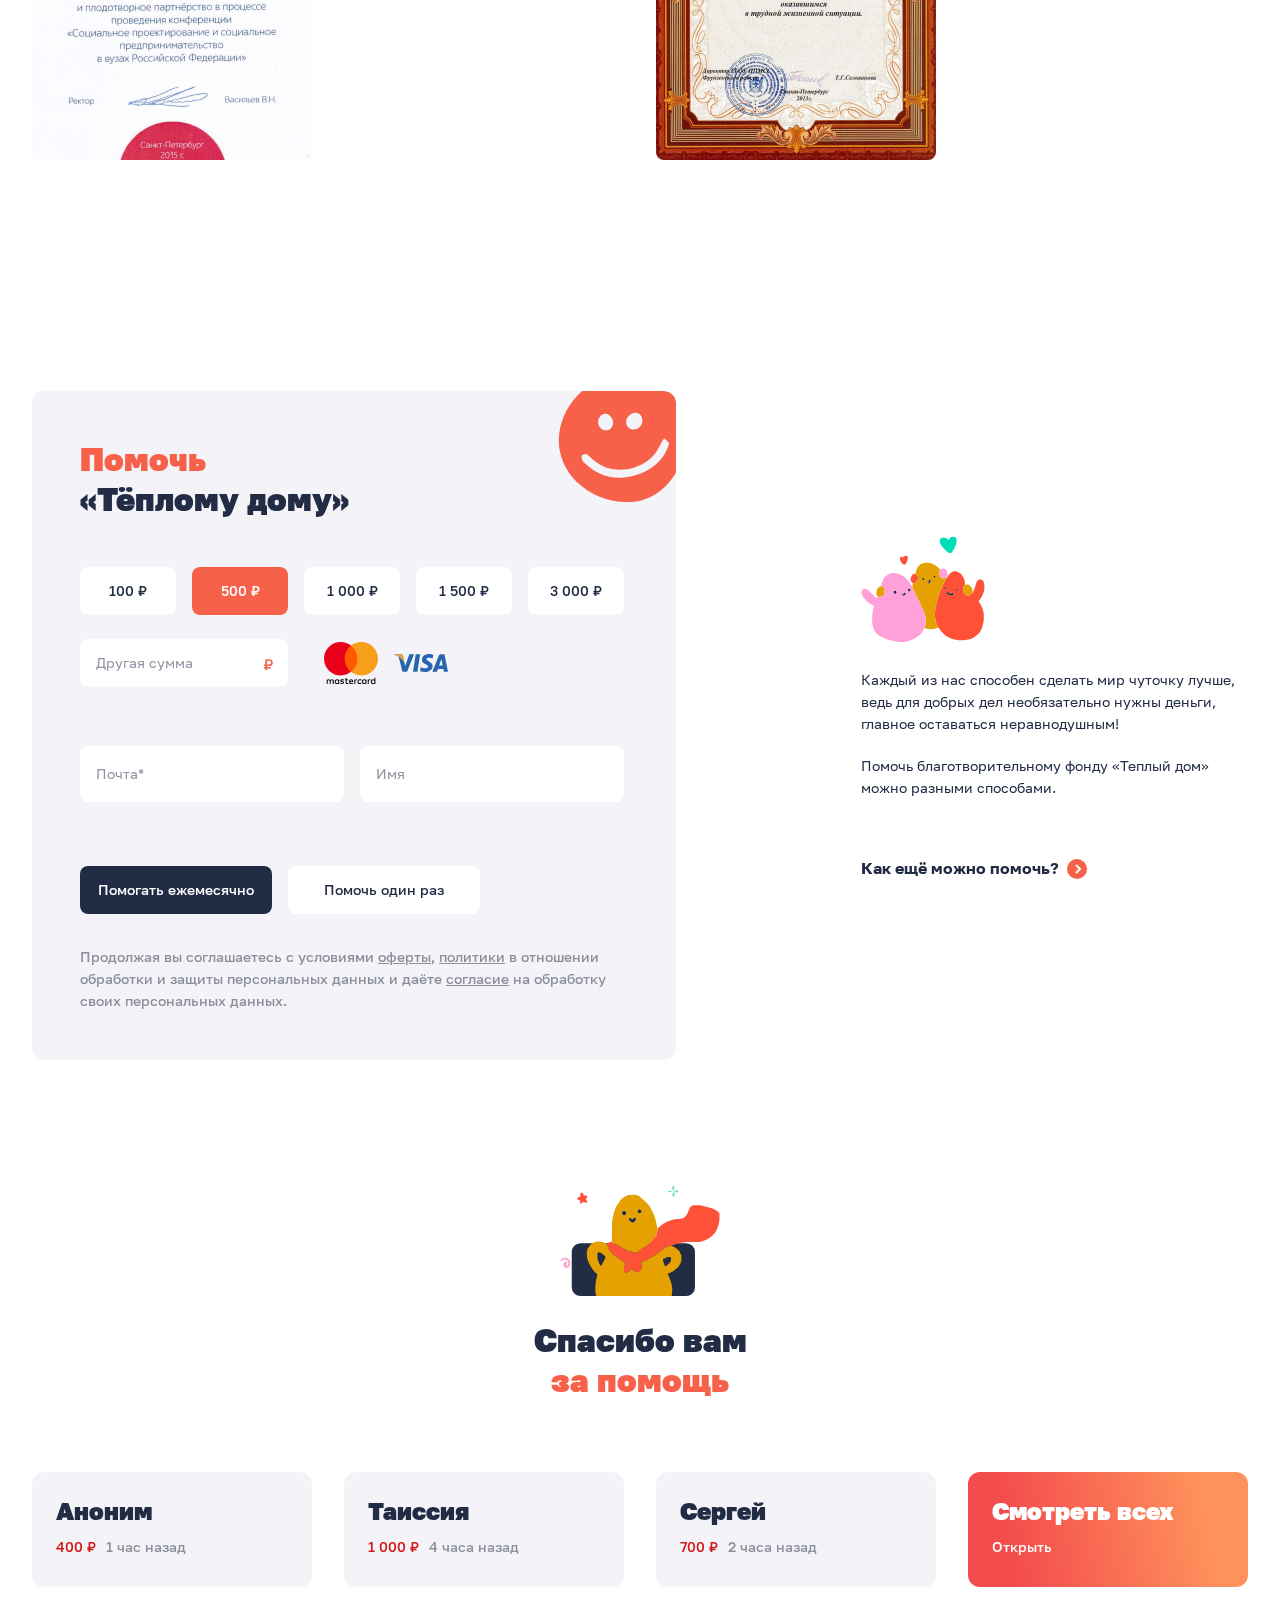
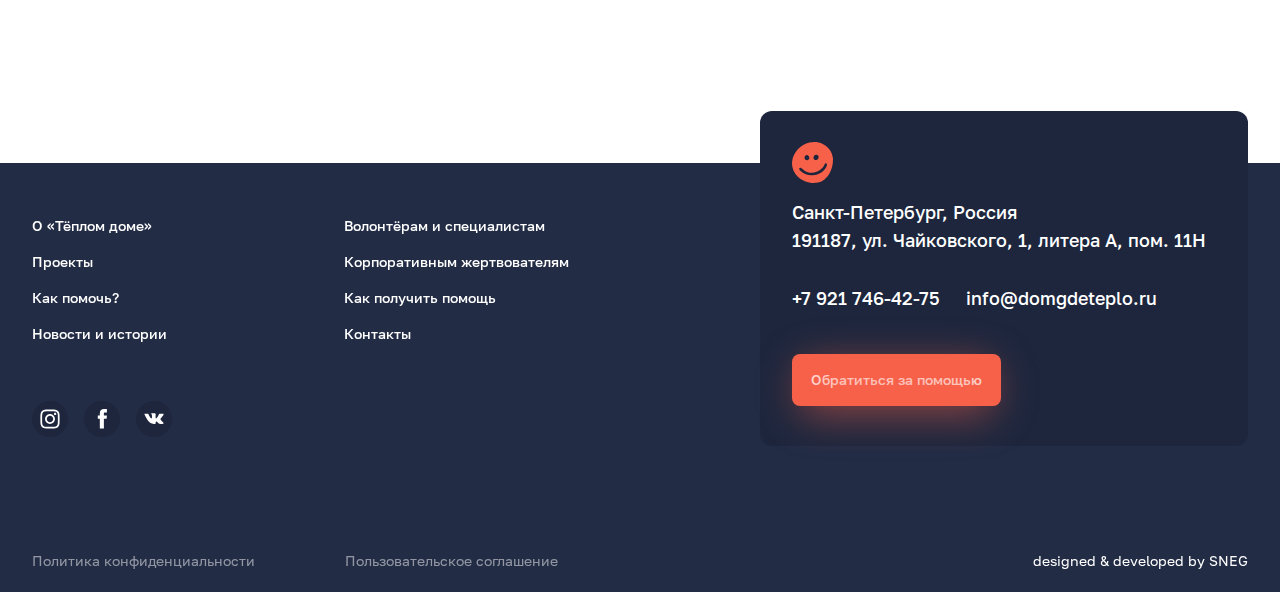
<file: award.html>
<!DOCTYPE html>
<html lang="ru">

<head>
    <meta charset="utf-8">
    <meta name="viewport" content="width=device-width, initial-scale=1">
    <meta name="format-detection" content="telephone=no">
    <meta name="format-detection" content="date=no">
    <meta name="format-detection" content="address=no">
    <meta name="format-detection" content="email=no">
    <meta content="notranslate" name="google">
    <meta property="og:image" content="img/sharing/logo.png">
    <meta property="vk:image" content="img/sharing/logo.png">
    <meta name="twitter:image:src" content="img/sharing/logo.png">
    <link rel="icon" type="image/ico" sizes="16x16" href="img/favicon/favicon-16x16.ico">
    <link rel="stylesheet" href="css/style.min.css">
    <meta name="msapplication-TileColor" content="#da532c">
    <meta name="theme-color" content="#fffff">
    <meta name="msapplication-navbutton-color" content="#000">
    <meta name="apple-mobile-web-app-status-bar-style" content="#000">
    <title>Награды</title>
</head>

<body>
    <header class="header">
        <div class="container"><button class="burger" aria-label="бургер" id="headerBurger" data-target-id="headerBurger" data-target-class-toggle=".burger__menu_open"><span>бургер</span></button>
            <div class="burger__menu">
                <div class="burger__menu-close"><button class="btn burger__menu-close-btn"></button><a class="logo burger__logo" href="/"><img src="img/sprite/logo.svg" alt="лого" width="57" height="64" /></a></div>
                <div class="burger__menu-content"><button class="btn header__nav-top-button btn_white burger__btn btn-open-modal-js" data-name="modal-donate">Помочь сейчас</button><button class="btn header__nav-top-button btn_orange burger__btn btn-open-modal-js" data-name="modal-need-help">Получить помощь</button>
                    <ul class="burger__menu-list">
                        <li class="burger__menu-list-item burger__menu-list-item_active"><a class="burger__menu-list-item-link" href="/">Главная</a></li>
                        <li class="burger__menu-list-item"><a class="burger__menu-list-item-link" href="about.html">О фонде</a></li>
                        <li class="burger__menu-list-item"><a class="burger__menu-list-item-link" href="projects.html">Проекты</a></li>
                        <li class="burger__menu-list-item"><a class="burger__menu-list-item-link" href="howtohelp.html">Как помочь?</a></li>
                        <li class="burger__menu-list-item"><a class="burger__menu-list-item-link" href="howtogethelp.html">Как получить помощь?</a></li>
                        <li class="burger__menu-list-item"><a class="burger__menu-list-item-link" href="employees.html">Волонтёрам</a></li>
                        <li class="burger__menu-list-item"><a class="burger__menu-list-item-link" href="employees.html">Компаниям</a></li>
                        <li class="burger__menu-list-item"><a class="burger__menu-list-item-link" href="/">Главная</a></li>
                    </ul>
                    <div class="burger-description"><a class="burger-description-adress" href="#">Санкт-Петербург, Ул. Чайковского, 1, литера А, пом. 11Н</a><a class="burger-description-adress" href="tel:+79217464275">+7 921 746-42-75</a><a class="burger-description-adress" href="mailto:info@domgdeteplo.ru">info@domgdeteplo.ru</a></div>
                    <div class="burger__social"><a class="burger__social-item burger__social-item_instagram" href="#"></a><a class="burger__social-item burger__social-item_facebook" href="#"></a><a class="burger__social-item burger__social-item_vk" href="#"></a></div>
                </div>
            </div><a class="logo header__logo" href="/"><img src="img/sprite/logo.svg" alt="лого" /></a>
            <div class="header__nav-top">
                <div class="header__nav-top-description"><a class="header__nav-top-adress" href="#">Санкт-Петербург, Ул. Чайковского, 1, литера А, пом. 11Н</a><a class="header__nav-top-adress" href="tel:+79217464275">+7 921 746-42-75</a><a class="header__nav-top-adress" href="mailto:info@domgdeteplo.ru">info@domgdeteplo.ru</a></div><button class="btn header__nav-top-button btn_white btn-open-modal-js" data-name="modal-donate">Помочь сейчас</button><button class="btn header__nav-top-button btn_orange btn-open-modal-js" data-name="modal-need-help">Получить помощь</button>
            </div>
            <div class="header__nav-bottom">
                <ul class="header__nav-bottom-menu">
                    <li class="header__nav-bottom-menu-item "><a class="header__nav-bottom-menu-item-link" href="/">Главная</a></li>
                    <li class="header__nav-bottom-menu-item header__nav-bottom-menu-itemjs "><a class="header__nav-bottom-menu-item-link" href="about.html">О фонде</a>
                        <ul class="header__nav-bottom-submenu header__nav-bottom-submenujs">
                            <li class="header__nav-bottom-submenu-item"><a class="header__nav-bottom-submenu-item-link" href="about.html">О «Тёплом доме»</a></li>
                            <li class="header__nav-bottom-submenu-item"><a class="header__nav-bottom-submenu-item-link" href="employees.html">Сотрудники</a></li>
                            <li class="header__nav-bottom-submenu-item"><a class="header__nav-bottom-submenu-item-link" href="reports.html">Отчёты</a></li>
                            <li class="header__nav-bottom-submenu-item"><a class="header__nav-bottom-submenu-item-link" href="employees.html">Попечительский совет</a></li>
                            <li class="header__nav-bottom-submenu-item"><a class="header__nav-bottom-submenu-item-link" href="contacts.html">Документы и реквизиты</a></li>
                            <li class="header__nav-bottom-submenu-item"><a class="header__nav-bottom-submenu-item-link" href="award.html">Наши награды</a></li>
                        </ul>
                    </li>
                    <li class="header__nav-bottom-menu-item "><a class="header__nav-bottom-menu-item-link" href="projects.html">Проекты</a></li>
                    <li class="header__nav-bottom-menu-item "><a class="header__nav-bottom-menu-item-link" href="howtohelp.html">Как помочь?</a></li>
                    <li class="header__nav-bottom-menu-item "><a class="header__nav-bottom-menu-item-link" href="howtogethelp.html">Как получить помощь?</a></li>
                    <li class="header__nav-bottom-menu-item "><a class="header__nav-bottom-menu-item-link" href="#">Волонтёрам</a></li>
                    <li class="header__nav-bottom-menu-item "><a class="header__nav-bottom-menu-item-link" href="#">Компаниям</a></li>
                    <li class="header__nav-bottom-menu-item "><a class="header__nav-bottom-menu-item-link" href="contacts.html">Контакты</a></li>
                </ul>
            </div>
        </div>
    </header>
    <main>
        <div class="modal-need-help">
            <div class="needhelp false modal-need-help__block">
                <div class="needhelp__container-btn btn-close-js" data-name="modal-need-help"></div>
                <p class="needhelp__title false">Нужна помощь? <span>Свяжитесь с нами</span></p>
                <div class="needhelp__blocks">
                    <div class="needhelp__container false">
                        <div class="needhelp__formblock false">
                            <form class="needhelp__form" action="/" method="POST"><input class="needhelp__form-input" type="text" name="name" placeholder="Имя" /><input class="needhelp__form-input" type="tel" name="tel" placeholder="Телефон" /><input class="needhelp__form-input" type="email" name="email" placeholder="Почта*" required="required" /><textarea class="needhelp__form-input needhelp__form-input_height" name="situation" placeholder="Опишите ситуацию и укажите, какая именно помощь нужна на данный момент"></textarea></form><input class="needhelp__form-btn" type="submit" />
                            <p class="needhelp__desc">Продолжая вы соглашаетесь с условиями оферты, политики в отношении обработки и защиты персональных данных и даёте согласие на обработку своих персональных данных.</p>
                        </div>
                    </div>
                    <div class="needhelp__contacts">
                        <p class="needhelp__contacts-text">Контакты для связи</p><a class="needhelp__contacts-tel" href="tel:+78122758165">+7 (812) 275-81-65</a><a class="needhelp__contacts-tel" href="tel:+79216579018">+7 (921) 657-90-18</a><a class="needhelp__contacts-tel" href="mailto:info@domgdeteplo.ru">info@domgdeteplo.ru</a>
                        <p class="needhelp__contacts-text">Обратите внимание</p>
                        <p class="needhelp__contacts-desc">Фонд не оказывает семьям разовую помощь. Получение натуральной помощи возможно только при участии семьи в других наших программах.</p>
                        <p class="needhelp__contacts-desc">Также фонд «Теплый дом» не оказывает финансовую помощь на лечение и реабилитацию детей взрослых, а также не помогает купить недвижимость, выплатить кредиты или ипотеку.</p>
                    </div>
                </div>
            </div>
        </div>
        <div class="modal-donate">
            <div class="block-donate block-donate_nobg" data-name="help">
                <div class="block-donate__btn-close btn-close-js" data-name="modal-donate"></div>
                <h2 class="block-donate__title">Помочь <span class="block-donate__title_black">«Тёплому дому»</span></h2>
                <div class="block-donate__container">
                    <form class="block-donate__form" action="/add_movie" method="POST">
                        <ul class="block-donate__donates">
                            <li class="block-donate__donates-donate" data-sum="100">100 ₽</li>
                            <li class="block-donate__donates-donate block-donate__donates-donate_active" data-sum="500">500 ₽</li>
                            <li class="block-donate__donates-donate" data-sum="1000">1 000 ₽</li>
                            <li class="block-donate__donates-donate" data-sum="1500">1 500 ₽</li>
                            <li class="block-donate__donates-donate" data-sum="3000">3 000 ₽</li>
                        </ul>
                        <div class="block-donate__other-sum">
                            <div class="block-donate__input"><input class="block-donate__other-donate" type="number" name="title" placeholder="Другая сумма" /></div>
                            <div class="block-donate__type-card"><label><input type="radio" name="card" id="mastercard" />
                                    <div class="block-donate__card block-donate__other-mastercard"></div>
                                </label><label><input type="radio" name="card" id="mastercard" />
                                    <div class="block-donate__card block-donate__other-visa"></div>
                                </label></div>
                        </div>
                        <div class="block-donate__data"><input class="block-donate__data-email" type="email" name="email" value="" placeholder="Почта*" required="required" /><input class="block-donate__data-name" type="text" name="name" value="" placeholder="Имя" /></div>
                        <div class="block-donate__btns"><input class="block-donate__btns-month btn-open-modal-js" type="submit" value="Помогать ежемесячно" data-name="modal-donate-thanks" /><input class="block-donate__btns-single" type="submit" value="Помочь один раз" /></div>
                        <div class="block-donate__rules">Продолжая вы соглашаетесь с условиями <span class="block-donate__rules_underline">оферты</span>, <span class="block-donate__rules_underline">политики</span> в отношении обработки и защиты персональных данных и даёте <span class="block-donate__rules_underline">согласие</span> на обработку своих персональных данных.</div>
                    </form>
                    <div class="block-donate__other-help">
                        <p class="block-donate__other-help-text">Не обязательно оказывать помощь в рамках конкретных проектов. Можно пожертвовать и просто так, а мы самостоятельно определим, куда важнее всего сейчас направить ваши деньги.</p>
                        <p class="block-donate__other-help-text">Кроме того не обязательно помогать деньгами, есть и другие способы.</p><a class="linkarrow block-donate__other-help_ml" href="howtohelp.html">Как ещё можно помочь?</a>
                    </div>
                </div>
            </div>
        </div>
        <div class="page-award">
            <div class="container page-award__container">
                <div class="block-header__container">
                    <div class="block-header__title ">
                        <h1>Награды Тёплого&nbsp;дома</h1>
                        <div class="block-header__description ">
                            <div class="block-header__description-container">
                                <p class="block-header__description-text">Мы не скрываем данные о том, куда идут средства, а результатами нашей работы гордимся. Поэтому всегда готовы показать, чего мы достигли за последние года работы.</p>
                            </div>
                        </div>
                    </div>
                    <div class="block-header__image">
                        <div class="block-header__image-container "><img class="block-header__image-img" src="img/content/video.jpg" alt="Фотография ребенка" /></div>
                    </div>
                </div>
                <div class="page-award__documents">
                    <div class="page-award__documents-year-container">
                        <p class="page-award__documents-year">2021</p>
                        <div class="page-award__documents-images"><img class="page-award__documents-images-img" src="../img/content/2021_award1.jpg" alt="Картинка" /><img class="page-award__documents-images-img" src="../img/content/2021_award2.jpg" alt="Картинка" /><img class="page-award__documents-images-img" src="../img/content/2021_award3.jpg" alt="Картинка" /><img class="page-award__documents-images-img" src="../img/content/2021_award4.jpg" alt="Картинка" /></div>
                    </div>
                    <div class="page-award__documents-year-container">
                        <p class="page-award__documents-year">2020</p>
                        <div class="page-award__documents-images"><img class="page-award__documents-images-img" src="../img/content/2020_award1.jpg" alt="Картинка" /><img class="page-award__documents-images-img" src="../img/content/2020_award2.jpg" alt="Картинка" /><img class="page-award__documents-images-img" src="../img/content/2020_award3.jpg" alt="Картинка" /></div>
                    </div>
                </div>
            </div>
        </div>
        <div class="modal-thanks">
            <div class="modal-thanks__block">
                <div class="needhelp__container-btn btn-close-js" data-name="modal-thanks"></div>
                <p class="page-thanks__title modal-thanks__title">Спасибо вам <span>за помощь</span></p>
                <ul class="modal-thanks__donaters">
                    <li class="modal-thanks__donater">
                        <p class="page-thanks__donater-name">Аноним</p>
                        <div class="page-thanks__donater-pay">
                            <p class="page-thanks__donater-sum">400 ₽</p>
                            <p class="page-thanks__donater-time">1 час назад</p>
                        </div>
                    </li>
                    <li class="modal-thanks__donater">
                        <p class="page-thanks__donater-name">Таиссия</p>
                        <div class="page-thanks__donater-pay">
                            <p class="page-thanks__donater-sum">1 000 ₽</p>
                            <p class="page-thanks__donater-time">4 часа назад</p>
                        </div>
                    </li>
                    <li class="modal-thanks__donater">
                        <p class="page-thanks__donater-name">Сергей</p>
                        <div class="page-thanks__donater-pay">
                            <p class="page-thanks__donater-sum">700 ₽</p>
                            <p class="page-thanks__donater-time">2 часа назад</p>
                        </div>
                    </li>
                    <li class="modal-thanks__donater">
                        <p class="page-thanks__donater-name">Аноним</p>
                        <div class="page-thanks__donater-pay">
                            <p class="page-thanks__donater-sum">400 ₽</p>
                            <p class="page-thanks__donater-time">1 час назад</p>
                        </div>
                    </li>
                    <li class="modal-thanks__donater">
                        <p class="page-thanks__donater-name">Таиссия</p>
                        <div class="page-thanks__donater-pay">
                            <p class="page-thanks__donater-sum">1 000 ₽</p>
                            <p class="page-thanks__donater-time">4 часа назад</p>
                        </div>
                    </li>
                    <li class="modal-thanks__donater">
                        <p class="page-thanks__donater-name">Аноним</p>
                        <div class="page-thanks__donater-pay">
                            <p class="page-thanks__donater-sum">400 ₽</p>
                            <p class="page-thanks__donater-time">1 час назад</p>
                        </div>
                    </li>
                    <li class="modal-thanks__donater">
                        <p class="page-thanks__donater-name">Таиссия</p>
                        <div class="page-thanks__donater-pay">
                            <p class="page-thanks__donater-sum">1 000 ₽</p>
                            <p class="page-thanks__donater-time">4 часа назад</p>
                        </div>
                    </li>
                    <li class="modal-thanks__donater">
                        <p class="page-thanks__donater-name">Сергей</p>
                        <div class="page-thanks__donater-pay">
                            <p class="page-thanks__donater-sum">700 ₽</p>
                            <p class="page-thanks__donater-time">2 часа назад</p>
                        </div>
                    </li>
                    <li class="modal-thanks__donater">
                        <p class="page-thanks__donater-name">Аноним</p>
                        <div class="page-thanks__donater-pay">
                            <p class="page-thanks__donater-sum">400 ₽</p>
                            <p class="page-thanks__donater-time">1 час назад</p>
                        </div>
                    </li>
                    <li class="modal-thanks__donater">
                        <p class="page-thanks__donater-name">Таиссия</p>
                        <div class="page-thanks__donater-pay">
                            <p class="page-thanks__donater-sum">1 000 ₽</p>
                            <p class="page-thanks__donater-time">4 часа назад</p>
                        </div>
                    </li>
                    <li class="modal-thanks__donater">
                        <p class="page-thanks__donater-name">Аноним</p>
                        <div class="page-thanks__donater-pay">
                            <p class="page-thanks__donater-sum">400 ₽</p>
                            <p class="page-thanks__donater-time">1 час назад</p>
                        </div>
                    </li>
                    <li class="modal-thanks__donater">
                        <p class="page-thanks__donater-name">Таиссия</p>
                        <div class="page-thanks__donater-pay">
                            <p class="page-thanks__donater-sum">1 000 ₽</p>
                            <p class="page-thanks__donater-time">4 часа назад</p>
                        </div>
                    </li>
                    <li class="modal-thanks__donater">
                        <p class="page-thanks__donater-name">Сергей</p>
                        <div class="page-thanks__donater-pay">
                            <p class="page-thanks__donater-sum">700 ₽</p>
                            <p class="page-thanks__donater-time">2 часа назад</p>
                        </div>
                    </li>
                    <li class="modal-thanks__donater">
                        <p class="page-thanks__donater-name">Аноним</p>
                        <div class="page-thanks__donater-pay">
                            <p class="page-thanks__donater-sum">400 ₽</p>
                            <p class="page-thanks__donater-time">1 час назад</p>
                        </div>
                    </li>
                    <li class="modal-thanks__donater">
                        <p class="page-thanks__donater-name">Таиссия</p>
                        <div class="page-thanks__donater-pay">
                            <p class="page-thanks__donater-sum">1 000 ₽</p>
                            <p class="page-thanks__donater-time">4 часа назад</p>
                        </div>
                    </li>
                    <li class="modal-thanks__donater">
                        <p class="page-thanks__donater-name">Аноним</p>
                        <div class="page-thanks__donater-pay">
                            <p class="page-thanks__donater-sum">400 ₽</p>
                            <p class="page-thanks__donater-time">1 час назад</p>
                        </div>
                    </li>
                    <li class="modal-thanks__donater">
                        <p class="page-thanks__donater-name">Таиссия</p>
                        <div class="page-thanks__donater-pay">
                            <p class="page-thanks__donater-sum">1 000 ₽</p>
                            <p class="page-thanks__donater-time">4 часа назад</p>
                        </div>
                    </li>
                    <li class="modal-thanks__donater">
                        <p class="page-thanks__donater-name">Сергей</p>
                        <div class="page-thanks__donater-pay">
                            <p class="page-thanks__donater-sum">700 ₽</p>
                            <p class="page-thanks__donater-time">2 часа назад</p>
                        </div>
                    </li>
                    <li class="modal-thanks__donater">
                        <p class="page-thanks__donater-name">Аноним</p>
                        <div class="page-thanks__donater-pay">
                            <p class="page-thanks__donater-sum">400 ₽</p>
                            <p class="page-thanks__donater-time">1 час назад</p>
                        </div>
                    </li>
                    <li class="modal-thanks__donater">
                        <p class="page-thanks__donater-name">Таиссия</p>
                        <div class="page-thanks__donater-pay">
                            <p class="page-thanks__donater-sum">1 000 ₽</p>
                            <p class="page-thanks__donater-time">4 часа назад </p>
                        </div>
                    </li>
                    <li class="modal-thanks__donater">
                        <p class="page-thanks__donater-name">Аноним</p>
                        <div class="page-thanks__donater-pay">
                            <p class="page-thanks__donater-sum">400 ₽</p>
                            <p class="page-thanks__donater-time">1 час назад</p>
                        </div>
                    </li>
                    <li class="modal-thanks__donater">
                        <p class="page-thanks__donater-name">Таиссия</p>
                        <div class="page-thanks__donater-pay">
                            <p class="page-thanks__donater-sum">1 000 ₽</p>
                            <p class="page-thanks__donater-time">4 часа назад</p>
                        </div>
                    </li>
                    <li class="modal-thanks__donater">
                        <p class="page-thanks__donater-name">Сергей</p>
                        <div class="page-thanks__donater-pay">
                            <p class="page-thanks__donater-sum">700 ₽</p>
                            <p class="page-thanks__donater-time">2 часа назад</p>
                        </div>
                    </li>
                    <li class="modal-thanks__donater">
                        <p class="page-thanks__donater-name">Аноним</p>
                        <div class="page-thanks__donater-pay">
                            <p class="page-thanks__donater-sum">400 ₽</p>
                            <p class="page-thanks__donater-time">1 час назад</p>
                        </div>
                    </li>
                    <li class="modal-thanks__donater">
                        <p class="page-thanks__donater-name">Таиссия</p>
                        <div class="page-thanks__donater-pay">
                            <p class="page-thanks__donater-sum">1 000 ₽</p>
                            <p class="page-thanks__donater-time">4 часа назад</p>
                        </div>
                    </li>
                    <li class="modal-thanks__donater">
                        <p class="page-thanks__donater-name">Аноним</p>
                        <div class="page-thanks__donater-pay">
                            <p class="page-thanks__donater-sum">400 ₽</p>
                            <p class="page-thanks__donater-time">1 час назад</p>
                        </div>
                    </li>
                    <li class="modal-thanks__donater">
                        <p class="page-thanks__donater-name">Таиссия</p>
                        <div class="page-thanks__donater-pay">
                            <p class="page-thanks__donater-sum">1 000 ₽</p>
                            <p class="page-thanks__donater-time">4 часа назад</p>
                        </div>
                    </li>
                    <li class="modal-thanks__donater">
                        <p class="page-thanks__donater-name">Сергей</p>
                        <div class="page-thanks__donater-pay">
                            <p class="page-thanks__donater-sum">700 ₽</p>
                            <p class="page-thanks__donater-time">2 часа назад</p>
                        </div>
                    </li>
                    <li class="modal-thanks__donater">
                        <p class="page-thanks__donater-name">Аноним</p>
                        <div class="page-thanks__donater-pay">
                            <p class="page-thanks__donater-sum">400 ₽</p>
                            <p class="page-thanks__donater-time">1 час назад</p>
                        </div>
                    </li>
                    <li class="modal-thanks__donater">
                        <p class="page-thanks__donater-name">Таиссия</p>
                        <div class="page-thanks__donater-pay">
                            <p class="page-thanks__donater-sum">1 000 ₽</p>
                            <p class="page-thanks__donater-time">4 часа назад </p>
                        </div>
                    </li>
                    <li class="modal-thanks__donater">
                        <p class="page-thanks__donater-name">Сергей</p>
                        <div class="page-thanks__donater-pay">
                            <p class="page-thanks__donater-sum">700 ₽</p>
                            <p class="page-thanks__donater-time">2 часа назад</p>
                        </div>
                    </li>
                    <li class="modal-thanks__donater">
                        <p class="page-thanks__donater-name">Аноним</p>
                        <div class="page-thanks__donater-pay">
                            <p class="page-thanks__donater-sum">400 ₽</p>
                            <p class="page-thanks__donater-time">1 час назад</p>
                        </div>
                    </li>
                    <li class="modal-thanks__donater">
                        <p class="page-thanks__donater-name">Таиссия</p>
                        <div class="page-thanks__donater-pay">
                            <p class="page-thanks__donater-sum">1 000 ₽</p>
                            <p class="page-thanks__donater-time">4 часа назад </p>
                        </div>
                    </li>
                    <li class="modal-thanks__donater">
                        <p class="page-thanks__donater-name">Аноним</p>
                        <div class="page-thanks__donater-pay">
                            <p class="page-thanks__donater-sum">400 ₽</p>
                            <p class="page-thanks__donater-time">1 час назад</p>
                        </div>
                    </li>
                    <li class="modal-thanks__donater">
                        <p class="page-thanks__donater-name">Таиссия</p>
                        <div class="page-thanks__donater-pay">
                            <p class="page-thanks__donater-sum">1 000 ₽</p>
                            <p class="page-thanks__donater-time">4 часа назад </p>
                        </div>
                    </li>
                    <li class="modal-thanks__donater modal-thanks__donater-all"><a class="page-thanks__donater-link btn-open-modal-js" href="#" data-name="modal-thanks">
                            <p class="page-thanks__donater-title">Показать ещё</p>
                        </a></li>
                </ul>
            </div>
        </div>
        <div class="pages-donate" id="donate">
            <div class="container pages-donate__container">
                <div class="block-donate " data-name="help">
                    <h2 class="block-donate__title">Помочь <span class="block-donate__title_black">«Тёплому дому»</span></h2>
                    <div class="block-donate__container">
                        <form class="block-donate__form" action="/add_movie" method="POST">
                            <ul class="block-donate__donates">
                                <li class="block-donate__donates-donate" data-sum="100">100 ₽</li>
                                <li class="block-donate__donates-donate block-donate__donates-donate_active" data-sum="500">500 ₽</li>
                                <li class="block-donate__donates-donate" data-sum="1000">1 000 ₽</li>
                                <li class="block-donate__donates-donate" data-sum="1500">1 500 ₽</li>
                                <li class="block-donate__donates-donate" data-sum="3000">3 000 ₽</li>
                            </ul>
                            <div class="block-donate__other-sum">
                                <div class="block-donate__input"><input class="block-donate__other-donate" type="number" name="title" placeholder="Другая сумма" /></div>
                                <div class="block-donate__type-card"><label><input type="radio" name="card" id="mastercard" />
                                        <div class="block-donate__card block-donate__other-mastercard"></div>
                                    </label><label><input type="radio" name="card" id="mastercard" />
                                        <div class="block-donate__card block-donate__other-visa"></div>
                                    </label></div>
                            </div>
                            <div class="block-donate__data"><input class="block-donate__data-email" type="email" name="email" value="" placeholder="Почта*" required="required" /><input class="block-donate__data-name" type="text" name="name" value="" placeholder="Имя" /></div>
                            <div class="block-donate__btns"><input class="block-donate__btns-month btn-open-modal-js" type="submit" value="Помогать ежемесячно" data-name="modal-donate-thanks" /><input class="block-donate__btns-single" type="submit" value="Помочь один раз" /></div>
                            <div class="block-donate__rules">Продолжая вы соглашаетесь с условиями <span class="block-donate__rules_underline">оферты</span>, <span class="block-donate__rules_underline">политики</span> в отношении обработки и защиты персональных данных и даёте <span class="block-donate__rules_underline">согласие</span> на обработку своих персональных данных.</div>
                        </form>
                    </div>
                </div>
                <div class="pages-donate__other-help">
                    <div class="bubble-block"><svg class="bubble-block__img bubble-block__img_threebubble ">
                            <use xlink:href="img/symbols.svg#free_heroes"></use>
                        </svg>
                        <p>Каждый из нас способен сделать мир чуточку лучше, ведь для добрых дел необязательно нужны деньги, главное оставаться неравнодушным!
                        <p>Помочь благотворительному фонду «Теплый дом»‎ можно разными способами.</p><a class="linkarrow bubble-block__link" href="howtohelp.html">Как ещё можно помочь?</a>
                    </div>
                </div>
            </div>
        </div>
        <div class="page-thanks">
            <div class="container page-thanks__container">
                <div class="page-thanks__header"><svg class="page-thanks__img">
                        <use xlink:href="img/symbols.svg#bubble_heroes"></use>
                    </svg>
                    <p class="page-thanks__title">Спасибо вам <span>за помощь</span></p>
                </div>
                <ul class="page-thanks__donaters">
                    <li class="page-thanks__donater">
                        <p class="page-thanks__donater-name">Аноним</p>
                        <div class="page-thanks__donater-pay">
                            <p class="page-thanks__donater-sum">400 ₽</p>
                            <p class="page-thanks__donater-time">1 час назад</p>
                        </div>
                    </li>
                    <li class="page-thanks__donater">
                        <p class="page-thanks__donater-name">Таиссия</p>
                        <div class="page-thanks__donater-pay">
                            <p class="page-thanks__donater-sum">1 000 ₽</p>
                            <p class="page-thanks__donater-time">4 часа назад</p>
                        </div>
                    </li>
                    <li class="page-thanks__donater">
                        <p class="page-thanks__donater-name">Сергей</p>
                        <div class="page-thanks__donater-pay">
                            <p class="page-thanks__donater-sum">700 ₽</p>
                            <p class="page-thanks__donater-time">2 часа назад</p>
                        </div>
                    </li>
                    <li class="page-thanks__donater-all"><a class="page-thanks__donater-link btn-open-modal-js" href="#" data-name="modal-thanks">
                            <p class="page-thanks__donater-title">Смотреть всех</p>
                            <p class="page-thanks__donater-desc">Открыть</p>
                        </a></li>
                </ul>
            </div>
        </div>
    </main>
    <footer class="footer">
        <div class="container footer__container">
            <div class="footer__nav">
                <ul class="footer__nav-list">
                    <li class="footer__nav-list-item"><a href="about.html">О «Тёплом доме»</a></li>
                    <li class="footer__nav-list-item"><a href="projects.html">Проекты</a></li>
                    <li class="footer__nav-list-item"><a href="howtohelp.html">Как помочь?</a></li>
                    <li class="footer__nav-list-item"><a href="news.html">Новости и истории</a></li>
                </ul>
                <ul class="footer__nav-list">
                    <li class="footer__nav-list-item"><a href="">Волонтёрам и специалистам</a></li>
                    <li class="footer__nav-list-item"><a href="">Корпоративным жертвователям</a></li>
                    <li class="footer__nav-list-item"><a href="howtogethelp.html">Как получить помощь</a></li>
                    <li class="footer__nav-list-item"><a href="contacts.html">Контакты</a></li>
                </ul>
                <ul class="footer__social">
                    <li class="footer__social-icon footer__social_instagram"></li>
                    <li class="footer__social-icon footer__social_facebook"></li>
                    <li class="footer__social-icon footer__social_vk"></li>
                </ul>
            </div>
            <div class="footer__address">
                <div class="footer__address-desc">
                    <p>Санкт-Петербург, Россия
                        191187, ул. Чайковского, 1, литера А, пом. 11Н</p>
                    <p><a href="tel:+79217464275">+7 921 746-42-75</a><a href="mailto:info@domgdeteplo.ru"><span>info@domgdeteplo.ru</span></a></p>
                </div><button class="btn footer__address-button btn_orange btn-open-modal-js" data-name="modal-need-help">Обратиться за помощью</button>
            </div>
        </div>
        <div class="footer__copyright container">
            <div class="footer__copyright-politics"><a href="#">Политика конфиденциальности</a><a href="#">Пользовательское соглашение</a></div><a href="#">designed &amp; developed by SNEG</a>
        </div>
    </footer><script src="libs/jquery/dist/jquery.min.js"></script><script src="js/custom.js"></script>
</body>

</html>
</file>
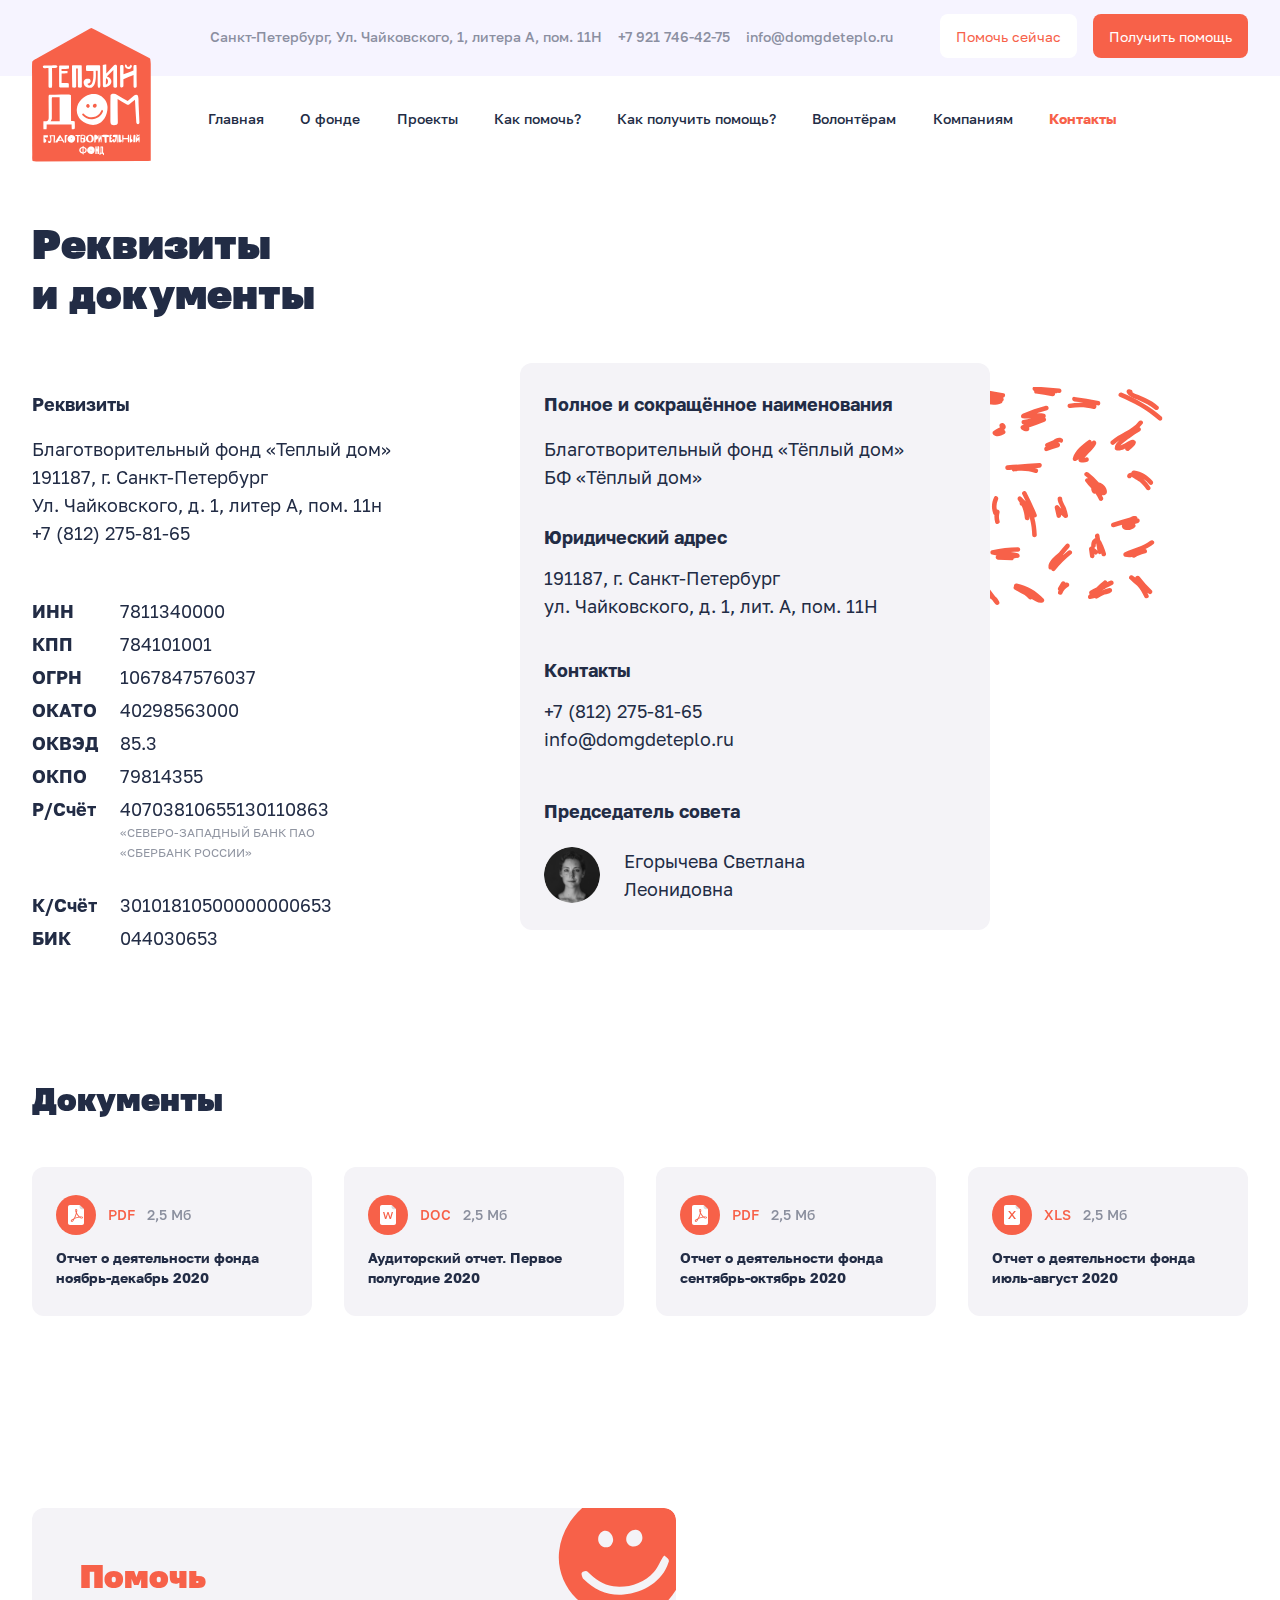
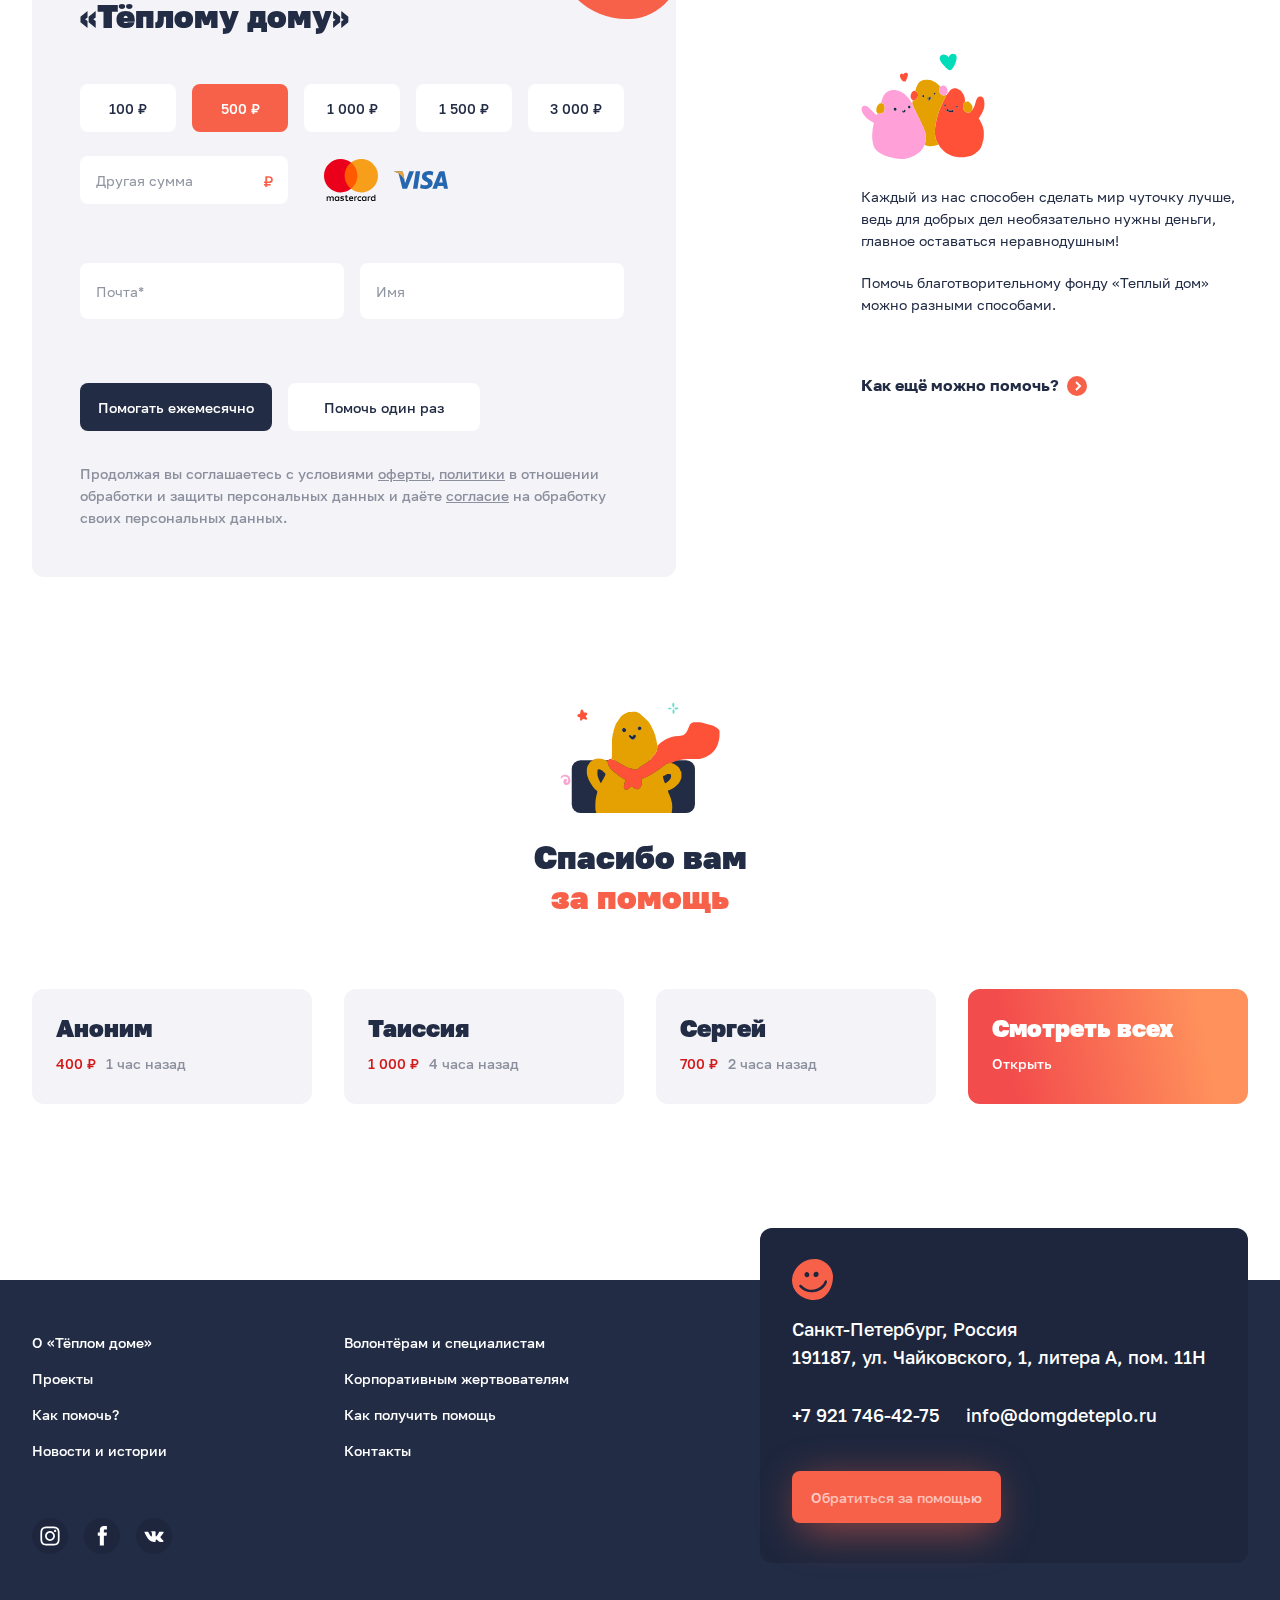
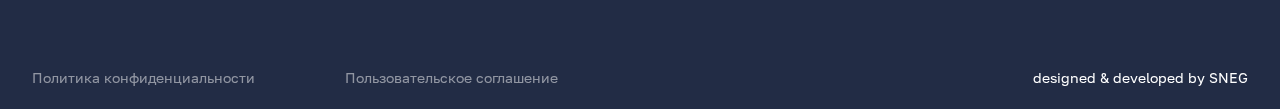
<file: contacts.html>
<!DOCTYPE html>
<html lang="ru">

<head>
    <meta charset="utf-8">
    <meta name="viewport" content="width=device-width, initial-scale=1">
    <meta name="format-detection" content="telephone=no">
    <meta name="format-detection" content="date=no">
    <meta name="format-detection" content="address=no">
    <meta name="format-detection" content="email=no">
    <meta content="notranslate" name="google">
    <meta property="og:image" content="img/sharing/logo.png">
    <meta property="vk:image" content="img/sharing/logo.png">
    <meta name="twitter:image:src" content="img/sharing/logo.png">
    <link rel="icon" type="image/ico" sizes="16x16" href="img/favicon/favicon-16x16.ico">
    <link rel="stylesheet" href="css/style.min.css">
    <meta name="msapplication-TileColor" content="#da532c">
    <meta name="theme-color" content="#fffff">
    <meta name="msapplication-navbutton-color" content="#000">
    <meta name="apple-mobile-web-app-status-bar-style" content="#000">
    <title>Реквизиты и контакты</title>
</head>

<body>
    <header class="header">
        <div class="container"><button class="burger" aria-label="бургер" id="headerBurger" data-target-id="headerBurger" data-target-class-toggle=".burger__menu_open"><span>бургер</span></button>
            <div class="burger__menu">
                <div class="burger__menu-close"><button class="btn burger__menu-close-btn"></button><a class="logo burger__logo" href="/"><img src="img/sprite/logo.svg" alt="лого" width="57" height="64" /></a></div>
                <div class="burger__menu-content"><button class="btn header__nav-top-button btn_white burger__btn btn-open-modal-js" data-name="modal-donate">Помочь сейчас</button><button class="btn header__nav-top-button btn_orange burger__btn btn-open-modal-js" data-name="modal-need-help">Получить помощь</button>
                    <ul class="burger__menu-list">
                        <li class="burger__menu-list-item burger__menu-list-item_active"><a class="burger__menu-list-item-link" href="/">Главная</a></li>
                        <li class="burger__menu-list-item"><a class="burger__menu-list-item-link" href="about.html">О фонде</a></li>
                        <li class="burger__menu-list-item"><a class="burger__menu-list-item-link" href="projects.html">Проекты</a></li>
                        <li class="burger__menu-list-item"><a class="burger__menu-list-item-link" href="howtohelp.html">Как помочь?</a></li>
                        <li class="burger__menu-list-item"><a class="burger__menu-list-item-link" href="howtogethelp.html">Как получить помощь?</a></li>
                        <li class="burger__menu-list-item"><a class="burger__menu-list-item-link" href="employees.html">Волонтёрам</a></li>
                        <li class="burger__menu-list-item"><a class="burger__menu-list-item-link" href="employees.html">Компаниям</a></li>
                        <li class="burger__menu-list-item"><a class="burger__menu-list-item-link" href="/">Главная</a></li>
                    </ul>
                    <div class="burger-description"><a class="burger-description-adress" href="#">Санкт-Петербург, Ул. Чайковского, 1, литера А, пом. 11Н</a><a class="burger-description-adress" href="tel:+79217464275">+7 921 746-42-75</a><a class="burger-description-adress" href="mailto:info@domgdeteplo.ru">info@domgdeteplo.ru</a></div>
                    <div class="burger__social"><a class="burger__social-item burger__social-item_instagram" href="#"></a><a class="burger__social-item burger__social-item_facebook" href="#"></a><a class="burger__social-item burger__social-item_vk" href="#"></a></div>
                </div>
            </div><a class="logo header__logo" href="/"><img src="img/sprite/logo.svg" alt="лого" /></a>
            <div class="header__nav-top">
                <div class="header__nav-top-description"><a class="header__nav-top-adress" href="#">Санкт-Петербург, Ул. Чайковского, 1, литера А, пом. 11Н</a><a class="header__nav-top-adress" href="tel:+79217464275">+7 921 746-42-75</a><a class="header__nav-top-adress" href="mailto:info@domgdeteplo.ru">info@domgdeteplo.ru</a></div><button class="btn header__nav-top-button btn_white btn-open-modal-js" data-name="modal-donate">Помочь сейчас</button><button class="btn header__nav-top-button btn_orange btn-open-modal-js" data-name="modal-need-help">Получить помощь</button>
            </div>
            <div class="header__nav-bottom">
                <ul class="header__nav-bottom-menu">
                    <li class="header__nav-bottom-menu-item "><a class="header__nav-bottom-menu-item-link" href="/">Главная</a></li>
                    <li class="header__nav-bottom-menu-item header__nav-bottom-menu-itemjs "><a class="header__nav-bottom-menu-item-link" href="about.html">О фонде</a>
                        <ul class="header__nav-bottom-submenu header__nav-bottom-submenujs">
                            <li class="header__nav-bottom-submenu-item"><a class="header__nav-bottom-submenu-item-link" href="about.html">О «Тёплом доме»</a></li>
                            <li class="header__nav-bottom-submenu-item"><a class="header__nav-bottom-submenu-item-link" href="employees.html">Сотрудники</a></li>
                            <li class="header__nav-bottom-submenu-item"><a class="header__nav-bottom-submenu-item-link" href="reports.html">Отчёты</a></li>
                            <li class="header__nav-bottom-submenu-item"><a class="header__nav-bottom-submenu-item-link" href="employees.html">Попечительский совет</a></li>
                            <li class="header__nav-bottom-submenu-item"><a class="header__nav-bottom-submenu-item-link" href="contacts.html">Документы и реквизиты</a></li>
                            <li class="header__nav-bottom-submenu-item"><a class="header__nav-bottom-submenu-item-link" href="award.html">Наши награды</a></li>
                        </ul>
                    </li>
                    <li class="header__nav-bottom-menu-item "><a class="header__nav-bottom-menu-item-link" href="projects.html">Проекты</a></li>
                    <li class="header__nav-bottom-menu-item "><a class="header__nav-bottom-menu-item-link" href="howtohelp.html">Как помочь?</a></li>
                    <li class="header__nav-bottom-menu-item "><a class="header__nav-bottom-menu-item-link" href="howtogethelp.html">Как получить помощь?</a></li>
                    <li class="header__nav-bottom-menu-item "><a class="header__nav-bottom-menu-item-link" href="#">Волонтёрам</a></li>
                    <li class="header__nav-bottom-menu-item "><a class="header__nav-bottom-menu-item-link" href="#">Компаниям</a></li>
                    <li class="header__nav-bottom-menu-item header__nav-bottom-menu-item_active"><a class="header__nav-bottom-menu-item-link" href="contacts.html">Контакты</a></li>
                </ul>
            </div>
        </div>
    </header>
    <main>
        <div class="modal-thanks">
            <div class="modal-thanks__block">
                <div class="needhelp__container-btn btn-close-js" data-name="modal-thanks"></div>
                <p class="page-thanks__title modal-thanks__title">Спасибо вам <span>за помощь</span></p>
                <ul class="modal-thanks__donaters">
                    <li class="modal-thanks__donater">
                        <p class="page-thanks__donater-name">Аноним</p>
                        <div class="page-thanks__donater-pay">
                            <p class="page-thanks__donater-sum">400 ₽</p>
                            <p class="page-thanks__donater-time">1 час назад</p>
                        </div>
                    </li>
                    <li class="modal-thanks__donater">
                        <p class="page-thanks__donater-name">Таиссия</p>
                        <div class="page-thanks__donater-pay">
                            <p class="page-thanks__donater-sum">1 000 ₽</p>
                            <p class="page-thanks__donater-time">4 часа назад</p>
                        </div>
                    </li>
                    <li class="modal-thanks__donater">
                        <p class="page-thanks__donater-name">Сергей</p>
                        <div class="page-thanks__donater-pay">
                            <p class="page-thanks__donater-sum">700 ₽</p>
                            <p class="page-thanks__donater-time">2 часа назад</p>
                        </div>
                    </li>
                    <li class="modal-thanks__donater">
                        <p class="page-thanks__donater-name">Аноним</p>
                        <div class="page-thanks__donater-pay">
                            <p class="page-thanks__donater-sum">400 ₽</p>
                            <p class="page-thanks__donater-time">1 час назад</p>
                        </div>
                    </li>
                    <li class="modal-thanks__donater">
                        <p class="page-thanks__donater-name">Таиссия</p>
                        <div class="page-thanks__donater-pay">
                            <p class="page-thanks__donater-sum">1 000 ₽</p>
                            <p class="page-thanks__donater-time">4 часа назад</p>
                        </div>
                    </li>
                    <li class="modal-thanks__donater">
                        <p class="page-thanks__donater-name">Аноним</p>
                        <div class="page-thanks__donater-pay">
                            <p class="page-thanks__donater-sum">400 ₽</p>
                            <p class="page-thanks__donater-time">1 час назад</p>
                        </div>
                    </li>
                    <li class="modal-thanks__donater">
                        <p class="page-thanks__donater-name">Таиссия</p>
                        <div class="page-thanks__donater-pay">
                            <p class="page-thanks__donater-sum">1 000 ₽</p>
                            <p class="page-thanks__donater-time">4 часа назад</p>
                        </div>
                    </li>
                    <li class="modal-thanks__donater">
                        <p class="page-thanks__donater-name">Сергей</p>
                        <div class="page-thanks__donater-pay">
                            <p class="page-thanks__donater-sum">700 ₽</p>
                            <p class="page-thanks__donater-time">2 часа назад</p>
                        </div>
                    </li>
                    <li class="modal-thanks__donater">
                        <p class="page-thanks__donater-name">Аноним</p>
                        <div class="page-thanks__donater-pay">
                            <p class="page-thanks__donater-sum">400 ₽</p>
                            <p class="page-thanks__donater-time">1 час назад</p>
                        </div>
                    </li>
                    <li class="modal-thanks__donater">
                        <p class="page-thanks__donater-name">Таиссия</p>
                        <div class="page-thanks__donater-pay">
                            <p class="page-thanks__donater-sum">1 000 ₽</p>
                            <p class="page-thanks__donater-time">4 часа назад</p>
                        </div>
                    </li>
                    <li class="modal-thanks__donater">
                        <p class="page-thanks__donater-name">Аноним</p>
                        <div class="page-thanks__donater-pay">
                            <p class="page-thanks__donater-sum">400 ₽</p>
                            <p class="page-thanks__donater-time">1 час назад</p>
                        </div>
                    </li>
                    <li class="modal-thanks__donater">
                        <p class="page-thanks__donater-name">Таиссия</p>
                        <div class="page-thanks__donater-pay">
                            <p class="page-thanks__donater-sum">1 000 ₽</p>
                            <p class="page-thanks__donater-time">4 часа назад</p>
                        </div>
                    </li>
                    <li class="modal-thanks__donater">
                        <p class="page-thanks__donater-name">Сергей</p>
                        <div class="page-thanks__donater-pay">
                            <p class="page-thanks__donater-sum">700 ₽</p>
                            <p class="page-thanks__donater-time">2 часа назад</p>
                        </div>
                    </li>
                    <li class="modal-thanks__donater">
                        <p class="page-thanks__donater-name">Аноним</p>
                        <div class="page-thanks__donater-pay">
                            <p class="page-thanks__donater-sum">400 ₽</p>
                            <p class="page-thanks__donater-time">1 час назад</p>
                        </div>
                    </li>
                    <li class="modal-thanks__donater">
                        <p class="page-thanks__donater-name">Таиссия</p>
                        <div class="page-thanks__donater-pay">
                            <p class="page-thanks__donater-sum">1 000 ₽</p>
                            <p class="page-thanks__donater-time">4 часа назад</p>
                        </div>
                    </li>
                    <li class="modal-thanks__donater">
                        <p class="page-thanks__donater-name">Аноним</p>
                        <div class="page-thanks__donater-pay">
                            <p class="page-thanks__donater-sum">400 ₽</p>
                            <p class="page-thanks__donater-time">1 час назад</p>
                        </div>
                    </li>
                    <li class="modal-thanks__donater">
                        <p class="page-thanks__donater-name">Таиссия</p>
                        <div class="page-thanks__donater-pay">
                            <p class="page-thanks__donater-sum">1 000 ₽</p>
                            <p class="page-thanks__donater-time">4 часа назад</p>
                        </div>
                    </li>
                    <li class="modal-thanks__donater">
                        <p class="page-thanks__donater-name">Сергей</p>
                        <div class="page-thanks__donater-pay">
                            <p class="page-thanks__donater-sum">700 ₽</p>
                            <p class="page-thanks__donater-time">2 часа назад</p>
                        </div>
                    </li>
                    <li class="modal-thanks__donater">
                        <p class="page-thanks__donater-name">Аноним</p>
                        <div class="page-thanks__donater-pay">
                            <p class="page-thanks__donater-sum">400 ₽</p>
                            <p class="page-thanks__donater-time">1 час назад</p>
                        </div>
                    </li>
                    <li class="modal-thanks__donater">
                        <p class="page-thanks__donater-name">Таиссия</p>
                        <div class="page-thanks__donater-pay">
                            <p class="page-thanks__donater-sum">1 000 ₽</p>
                            <p class="page-thanks__donater-time">4 часа назад </p>
                        </div>
                    </li>
                    <li class="modal-thanks__donater">
                        <p class="page-thanks__donater-name">Аноним</p>
                        <div class="page-thanks__donater-pay">
                            <p class="page-thanks__donater-sum">400 ₽</p>
                            <p class="page-thanks__donater-time">1 час назад</p>
                        </div>
                    </li>
                    <li class="modal-thanks__donater">
                        <p class="page-thanks__donater-name">Таиссия</p>
                        <div class="page-thanks__donater-pay">
                            <p class="page-thanks__donater-sum">1 000 ₽</p>
                            <p class="page-thanks__donater-time">4 часа назад</p>
                        </div>
                    </li>
                    <li class="modal-thanks__donater">
                        <p class="page-thanks__donater-name">Сергей</p>
                        <div class="page-thanks__donater-pay">
                            <p class="page-thanks__donater-sum">700 ₽</p>
                            <p class="page-thanks__donater-time">2 часа назад</p>
                        </div>
                    </li>
                    <li class="modal-thanks__donater">
                        <p class="page-thanks__donater-name">Аноним</p>
                        <div class="page-thanks__donater-pay">
                            <p class="page-thanks__donater-sum">400 ₽</p>
                            <p class="page-thanks__donater-time">1 час назад</p>
                        </div>
                    </li>
                    <li class="modal-thanks__donater">
                        <p class="page-thanks__donater-name">Таиссия</p>
                        <div class="page-thanks__donater-pay">
                            <p class="page-thanks__donater-sum">1 000 ₽</p>
                            <p class="page-thanks__donater-time">4 часа назад</p>
                        </div>
                    </li>
                    <li class="modal-thanks__donater">
                        <p class="page-thanks__donater-name">Аноним</p>
                        <div class="page-thanks__donater-pay">
                            <p class="page-thanks__donater-sum">400 ₽</p>
                            <p class="page-thanks__donater-time">1 час назад</p>
                        </div>
                    </li>
                    <li class="modal-thanks__donater">
                        <p class="page-thanks__donater-name">Таиссия</p>
                        <div class="page-thanks__donater-pay">
                            <p class="page-thanks__donater-sum">1 000 ₽</p>
                            <p class="page-thanks__donater-time">4 часа назад</p>
                        </div>
                    </li>
                    <li class="modal-thanks__donater">
                        <p class="page-thanks__donater-name">Сергей</p>
                        <div class="page-thanks__donater-pay">
                            <p class="page-thanks__donater-sum">700 ₽</p>
                            <p class="page-thanks__donater-time">2 часа назад</p>
                        </div>
                    </li>
                    <li class="modal-thanks__donater">
                        <p class="page-thanks__donater-name">Аноним</p>
                        <div class="page-thanks__donater-pay">
                            <p class="page-thanks__donater-sum">400 ₽</p>
                            <p class="page-thanks__donater-time">1 час назад</p>
                        </div>
                    </li>
                    <li class="modal-thanks__donater">
                        <p class="page-thanks__donater-name">Таиссия</p>
                        <div class="page-thanks__donater-pay">
                            <p class="page-thanks__donater-sum">1 000 ₽</p>
                            <p class="page-thanks__donater-time">4 часа назад </p>
                        </div>
                    </li>
                    <li class="modal-thanks__donater">
                        <p class="page-thanks__donater-name">Сергей</p>
                        <div class="page-thanks__donater-pay">
                            <p class="page-thanks__donater-sum">700 ₽</p>
                            <p class="page-thanks__donater-time">2 часа назад</p>
                        </div>
                    </li>
                    <li class="modal-thanks__donater">
                        <p class="page-thanks__donater-name">Аноним</p>
                        <div class="page-thanks__donater-pay">
                            <p class="page-thanks__donater-sum">400 ₽</p>
                            <p class="page-thanks__donater-time">1 час назад</p>
                        </div>
                    </li>
                    <li class="modal-thanks__donater">
                        <p class="page-thanks__donater-name">Таиссия</p>
                        <div class="page-thanks__donater-pay">
                            <p class="page-thanks__donater-sum">1 000 ₽</p>
                            <p class="page-thanks__donater-time">4 часа назад </p>
                        </div>
                    </li>
                    <li class="modal-thanks__donater">
                        <p class="page-thanks__donater-name">Аноним</p>
                        <div class="page-thanks__donater-pay">
                            <p class="page-thanks__donater-sum">400 ₽</p>
                            <p class="page-thanks__donater-time">1 час назад</p>
                        </div>
                    </li>
                    <li class="modal-thanks__donater">
                        <p class="page-thanks__donater-name">Таиссия</p>
                        <div class="page-thanks__donater-pay">
                            <p class="page-thanks__donater-sum">1 000 ₽</p>
                            <p class="page-thanks__donater-time">4 часа назад </p>
                        </div>
                    </li>
                    <li class="modal-thanks__donater modal-thanks__donater-all"><a class="page-thanks__donater-link btn-open-modal-js" href="#" data-name="modal-thanks">
                            <p class="page-thanks__donater-title">Показать ещё</p>
                        </a></li>
                </ul>
            </div>
        </div>
        <div class="modal-need-help">
            <div class="needhelp false modal-need-help__block">
                <div class="needhelp__container-btn btn-close-js" data-name="modal-need-help"></div>
                <p class="needhelp__title false">Нужна помощь? <span>Свяжитесь с нами</span></p>
                <div class="needhelp__blocks">
                    <div class="needhelp__container false">
                        <div class="needhelp__formblock false">
                            <form class="needhelp__form" action="/" method="POST"><input class="needhelp__form-input" type="text" name="name" placeholder="Имя" /><input class="needhelp__form-input" type="tel" name="tel" placeholder="Телефон" /><input class="needhelp__form-input" type="email" name="email" placeholder="Почта*" required="required" /><textarea class="needhelp__form-input needhelp__form-input_height" name="situation" placeholder="Опишите ситуацию и укажите, какая именно помощь нужна на данный момент"></textarea></form><input class="needhelp__form-btn" type="submit" />
                            <p class="needhelp__desc">Продолжая вы соглашаетесь с условиями оферты, политики в отношении обработки и защиты персональных данных и даёте согласие на обработку своих персональных данных.</p>
                        </div>
                    </div>
                    <div class="needhelp__contacts">
                        <p class="needhelp__contacts-text">Контакты для связи</p><a class="needhelp__contacts-tel" href="tel:+78122758165">+7 (812) 275-81-65</a><a class="needhelp__contacts-tel" href="tel:+79216579018">+7 (921) 657-90-18</a><a class="needhelp__contacts-tel" href="mailto:info@domgdeteplo.ru">info@domgdeteplo.ru</a>
                        <p class="needhelp__contacts-text">Обратите внимание</p>
                        <p class="needhelp__contacts-desc">Фонд не оказывает семьям разовую помощь. Получение натуральной помощи возможно только при участии семьи в других наших программах.</p>
                        <p class="needhelp__contacts-desc">Также фонд «Теплый дом» не оказывает финансовую помощь на лечение и реабилитацию детей взрослых, а также не помогает купить недвижимость, выплатить кредиты или ипотеку.</p>
                    </div>
                </div>
            </div>
        </div>
        <div class="modal-donate">
            <div class="block-donate block-donate_nobg" data-name="help">
                <div class="block-donate__btn-close btn-close-js" data-name="modal-donate"></div>
                <h2 class="block-donate__title">Помочь <span class="block-donate__title_black">«Тёплому дому»</span></h2>
                <div class="block-donate__container">
                    <form class="block-donate__form" action="/add_movie" method="POST">
                        <ul class="block-donate__donates">
                            <li class="block-donate__donates-donate" data-sum="100">100 ₽</li>
                            <li class="block-donate__donates-donate block-donate__donates-donate_active" data-sum="500">500 ₽</li>
                            <li class="block-donate__donates-donate" data-sum="1000">1 000 ₽</li>
                            <li class="block-donate__donates-donate" data-sum="1500">1 500 ₽</li>
                            <li class="block-donate__donates-donate" data-sum="3000">3 000 ₽</li>
                        </ul>
                        <div class="block-donate__other-sum">
                            <div class="block-donate__input"><input class="block-donate__other-donate" type="number" name="title" placeholder="Другая сумма" /></div>
                            <div class="block-donate__type-card"><label><input type="radio" name="card" id="mastercard" />
                                    <div class="block-donate__card block-donate__other-mastercard"></div>
                                </label><label><input type="radio" name="card" id="mastercard" />
                                    <div class="block-donate__card block-donate__other-visa"></div>
                                </label></div>
                        </div>
                        <div class="block-donate__data"><input class="block-donate__data-email" type="email" name="email" value="" placeholder="Почта*" required="required" /><input class="block-donate__data-name" type="text" name="name" value="" placeholder="Имя" /></div>
                        <div class="block-donate__btns"><input class="block-donate__btns-month btn-open-modal-js" type="submit" value="Помогать ежемесячно" data-name="modal-donate-thanks" /><input class="block-donate__btns-single" type="submit" value="Помочь один раз" /></div>
                        <div class="block-donate__rules">Продолжая вы соглашаетесь с условиями <span class="block-donate__rules_underline">оферты</span>, <span class="block-donate__rules_underline">политики</span> в отношении обработки и защиты персональных данных и даёте <span class="block-donate__rules_underline">согласие</span> на обработку своих персональных данных.</div>
                    </form>
                    <div class="block-donate__other-help">
                        <p class="block-donate__other-help-text">Не обязательно оказывать помощь в рамках конкретных проектов. Можно пожертвовать и просто так, а мы самостоятельно определим, куда важнее всего сейчас направить ваши деньги.</p>
                        <p class="block-donate__other-help-text">Кроме того не обязательно помогать деньгами, есть и другие способы.</p><a class="linkarrow block-donate__other-help_ml" href="howtohelp.html">Как ещё можно помочь?</a>
                    </div>
                </div>
            </div>
        </div>
        <div class="page-contacts">
            <div class="container page-contacts__container">
                <h1 class="page-contacts__title">Реквизиты и&nbsp;документы</h1>
                <div class="page-contacts__content">
                    <div class="page-contacts__requisites">
                        <div class="page-contacts__requisites-header page-contacts__text page-contacts__text_bold">Реквизиты</div>
                        <div class="page-contacts__requisites-address page-contacts__text">Благотворительный фонд «Теплый дом»
                            <span>191187, г. Санкт-Петербург</span>
                            <span>Ул. Чайковского, д. 1, литер А, пом. 11н</span>
                            <span><a href="tel:+78122758165">+7 (812) 275-81-65</a></span>
                        </div>
                        <div class="page-contacts__requisites-bank">
                            <div class="page-contacts__requisites-table">
                                <div class="page-contacts__requisites-table-container">
                                    <div class="page-contacts__requisites-name page-contacts__text page-contacts__text_bold">ИНН</div>
                                    <div class="page-contacts__text">7811340000</div>
                                </div>
                                <div class="page-contacts__requisites-table-container">
                                    <div class="page-contacts__requisites-name page-contacts__text page-contacts__text_bold">КПП</div>
                                    <div class="page-contacts__text">784101001</div>
                                </div>
                                <div class="page-contacts__requisites-table-container">
                                    <div class="page-contacts__requisites-name page-contacts__text page-contacts__text_bold">ОГРН</div>
                                    <div class="page-contacts__text">1067847576037</div>
                                </div>
                                <div class="page-contacts__requisites-table-container">
                                    <div class="page-contacts__requisites-name page-contacts__text page-contacts__text_bold">ОКАТО</div>
                                    <div class="page-contacts__text">40298563000</div>
                                </div>
                                <div class="page-contacts__requisites-table-container">
                                    <div class="page-contacts__requisites-name page-contacts__text page-contacts__text_bold">ОКВЭД</div>
                                    <div class="page-contacts__text">85.3</div>
                                </div>
                                <div class="page-contacts__requisites-table-container">
                                    <div class="page-contacts__requisites-name page-contacts__text page-contacts__text_bold">ОКПО</div>
                                    <div class="page-contacts__text">79814355</div>
                                </div>
                                <div class="page-contacts__requisites-table-container">
                                    <div class="page-contacts__requisites-name page-contacts__text page-contacts__text_bold">Р/Счёт</div>
                                    <div class="page-contacts__text">40703810655130110863<div class="page-contacts__requisites-bankname">«СЕВЕРО-ЗАПАДНЫЙ БАНК ПАО «СБЕРБАНК РОССИИ»</div>
                                    </div>
                                </div>
                                <div class="page-contacts__requisites-table-container">
                                    <div class="page-contacts__requisites-name page-contacts__text page-contacts__text_bold">К/Счёт</div>
                                    <div class="page-contacts__text">30101810500000000653</div>
                                </div>
                                <div class="page-contacts__requisites-table-container">
                                    <div class="page-contacts__requisites-name page-contacts__text page-contacts__text_bold">БИК</div>
                                    <div class="page-contacts__text">044030653</div>
                                </div>
                            </div>
                        </div>
                    </div>
                    <div class="page-contacts__contacts">
                        <p class="page-contacts__contacts-header page-contacts__text page-contacts__text_bold">Полное и сокращённое наименования</p>
                        <div class="page-contacts__contacts_name page-contacts__text">Благотворительный фонд «Тёплый дом»
                            <span>БФ «Тёплый дом»</span>
                        </div>
                        <p class="page-contacts__contacts-header-address page-contacts__text page-contacts__text_bold">Юридический адрес</p>
                        <div class="page-contacts__contacts-uraddress page-contacts__text">191187, г. Санкт-Петербург
                            <span>ул. Чайковского, д. 1, лит. А, пом. 11Н</span>
                        </div>
                        <p class="page-contacts__contacts-header-contacts page-contacts__text page-contacts__text_bold">Контакты</p>
                        <div class="page-contacts__contacts-contacts page-contacts__text"><a href="tel:+78122758165">+7 (812) 275-81-65</a>
                            <a href="mailto:info@domgdeteplo.ru"><span>info@domgdeteplo.ru</span></a>
                        </div>
                        <p class="page-contacts__contacts-header-predsed page-contacts__text page-contacts__text_bold">Председатель совета</p>
                        <div class="page-contacts__contacts-predsed"><img class="page-contacts__contacts-predsed-img" src="img/content/employees.jpg" alt="Картинка" />
                            <p class="page-contacts__text"><span>Егорычева Светлана</span> Леонидовна</p>
                        </div>
                    </div>
                </div>
                <div class="page-contacts__document">
                    <h2 class="page-contacts__documents-title">Документы</h2>
                    <div class="page-documents__container swiper-container-documents">
                        <ul class="blockDocuments swiper-wrapper">
                            <li class="swiper-slide blockDocuments__document">
                                <div class="blockDocuments__document-property">
                                    <div class="blockDocuments__document-property-icon"><img src="img/sprite/pdf.svg" alt="pdf" /></div>
                                    <div class="blockDocuments__document-property-type">pdf</div>
                                    <div class="blockDocuments__document-property-size">2,5 Мб</div>
                                </div>
                                <p class="blockDocuments__document-name">Отчет о деятельности фонда ноябрь-декабрь 2020</p>
                            </li>
                            <li class="swiper-slide blockDocuments__document">
                                <div class="blockDocuments__document-property">
                                    <div class="blockDocuments__document-property-icon"><img src="img/sprite/doc.svg" alt="doc" /></div>
                                    <div class="blockDocuments__document-property-type">doc</div>
                                    <div class="blockDocuments__document-property-size">2,5 Мб</div>
                                </div>
                                <p class="blockDocuments__document-name">Аудиторский отчет. Первое полугодие 2020</p>
                            </li>
                            <li class="swiper-slide blockDocuments__document">
                                <div class="blockDocuments__document-property">
                                    <div class="blockDocuments__document-property-icon"><img src="img/sprite/pdf.svg" alt="pdf" /></div>
                                    <div class="blockDocuments__document-property-type">pdf</div>
                                    <div class="blockDocuments__document-property-size">2,5 Мб</div>
                                </div>
                                <p class="blockDocuments__document-name">Отчет о деятельности фонда сентябрь-октябрь 2020</p>
                            </li>
                            <li class="swiper-slide blockDocuments__document">
                                <div class="blockDocuments__document-property">
                                    <div class="blockDocuments__document-property-icon"><img src="img/sprite/xls.svg" alt="xls" /></div>
                                    <div class="blockDocuments__document-property-type">xls</div>
                                    <div class="blockDocuments__document-property-size">2,5 Мб</div>
                                </div>
                                <p class="blockDocuments__document-name">Отчет о деятельности фонда июль-август 2020</p>
                            </li>
                            <li class="swiper-slide blockDocuments__document">
                                <div class="blockDocuments__document-property">
                                    <div class="blockDocuments__document-property-icon"><img src="img/sprite/doc.svg" alt="doc" /></div>
                                    <div class="blockDocuments__document-property-type">doc</div>
                                    <div class="blockDocuments__document-property-size">2,5 Мб</div>
                                </div>
                                <p class="blockDocuments__document-name">Аудиторский отчет. Первое полугодие 2020</p>
                            </li>
                            <li class="swiper-slide blockDocuments__document">
                                <div class="blockDocuments__document-property">
                                    <div class="blockDocuments__document-property-icon"><img src="img/sprite/pdf.svg" alt="pdf" /></div>
                                    <div class="blockDocuments__document-property-type">pdf</div>
                                    <div class="blockDocuments__document-property-size">2,5 Мб</div>
                                </div>
                                <p class="blockDocuments__document-name">Отчет о деятельности фонда сентябрь-октябрь 2020</p>
                            </li>
                            <li class="swiper-slide blockDocuments__document">
                                <div class="blockDocuments__document-property">
                                    <div class="blockDocuments__document-property-icon"><img src="img/sprite/xls.svg" alt="xls" /></div>
                                    <div class="blockDocuments__document-property-type">xls</div>
                                    <div class="blockDocuments__document-property-size">2,5 Мб</div>
                                </div>
                                <p class="blockDocuments__document-name">Отчет о деятельности фонда июль-август 2020</p>
                            </li>
                        </ul>
                    </div>
                </div>
            </div>
        </div>
        <div class="pages-donate" id="donate">
            <div class="container pages-donate__container">
                <div class="block-donate " data-name="help">
                    <h2 class="block-donate__title">Помочь <span class="block-donate__title_black">«Тёплому дому»</span></h2>
                    <div class="block-donate__container">
                        <form class="block-donate__form" action="/add_movie" method="POST">
                            <ul class="block-donate__donates">
                                <li class="block-donate__donates-donate" data-sum="100">100 ₽</li>
                                <li class="block-donate__donates-donate block-donate__donates-donate_active" data-sum="500">500 ₽</li>
                                <li class="block-donate__donates-donate" data-sum="1000">1 000 ₽</li>
                                <li class="block-donate__donates-donate" data-sum="1500">1 500 ₽</li>
                                <li class="block-donate__donates-donate" data-sum="3000">3 000 ₽</li>
                            </ul>
                            <div class="block-donate__other-sum">
                                <div class="block-donate__input"><input class="block-donate__other-donate" type="number" name="title" placeholder="Другая сумма" /></div>
                                <div class="block-donate__type-card"><label><input type="radio" name="card" id="mastercard" />
                                        <div class="block-donate__card block-donate__other-mastercard"></div>
                                    </label><label><input type="radio" name="card" id="mastercard" />
                                        <div class="block-donate__card block-donate__other-visa"></div>
                                    </label></div>
                            </div>
                            <div class="block-donate__data"><input class="block-donate__data-email" type="email" name="email" value="" placeholder="Почта*" required="required" /><input class="block-donate__data-name" type="text" name="name" value="" placeholder="Имя" /></div>
                            <div class="block-donate__btns"><input class="block-donate__btns-month btn-open-modal-js" type="submit" value="Помогать ежемесячно" data-name="modal-donate-thanks" /><input class="block-donate__btns-single" type="submit" value="Помочь один раз" /></div>
                            <div class="block-donate__rules">Продолжая вы соглашаетесь с условиями <span class="block-donate__rules_underline">оферты</span>, <span class="block-donate__rules_underline">политики</span> в отношении обработки и защиты персональных данных и даёте <span class="block-donate__rules_underline">согласие</span> на обработку своих персональных данных.</div>
                        </form>
                    </div>
                </div>
                <div class="pages-donate__other-help">
                    <div class="bubble-block"><svg class="bubble-block__img bubble-block__img_threebubble ">
                            <use xlink:href="img/symbols.svg#free_heroes"></use>
                        </svg>
                        <p>Каждый из нас способен сделать мир чуточку лучше, ведь для добрых дел необязательно нужны деньги, главное оставаться неравнодушным!
                        <p>Помочь благотворительному фонду «Теплый дом»‎ можно разными способами.</p><a class="linkarrow bubble-block__link" href="howtohelp.html">Как ещё можно помочь?</a>
                    </div>
                </div>
            </div>
        </div>
        <div class="page-thanks">
            <div class="container page-thanks__container">
                <div class="page-thanks__header"><svg class="page-thanks__img">
                        <use xlink:href="img/symbols.svg#bubble_heroes"></use>
                    </svg>
                    <p class="page-thanks__title">Спасибо вам <span>за помощь</span></p>
                </div>
                <ul class="page-thanks__donaters">
                    <li class="page-thanks__donater">
                        <p class="page-thanks__donater-name">Аноним</p>
                        <div class="page-thanks__donater-pay">
                            <p class="page-thanks__donater-sum">400 ₽</p>
                            <p class="page-thanks__donater-time">1 час назад</p>
                        </div>
                    </li>
                    <li class="page-thanks__donater">
                        <p class="page-thanks__donater-name">Таиссия</p>
                        <div class="page-thanks__donater-pay">
                            <p class="page-thanks__donater-sum">1 000 ₽</p>
                            <p class="page-thanks__donater-time">4 часа назад</p>
                        </div>
                    </li>
                    <li class="page-thanks__donater">
                        <p class="page-thanks__donater-name">Сергей</p>
                        <div class="page-thanks__donater-pay">
                            <p class="page-thanks__donater-sum">700 ₽</p>
                            <p class="page-thanks__donater-time">2 часа назад</p>
                        </div>
                    </li>
                    <li class="page-thanks__donater-all"><a class="page-thanks__donater-link btn-open-modal-js" href="#" data-name="modal-thanks">
                            <p class="page-thanks__donater-title">Смотреть всех</p>
                            <p class="page-thanks__donater-desc">Открыть</p>
                        </a></li>
                </ul>
            </div>
        </div>
    </main>
    <footer class="footer">
        <div class="container footer__container">
            <div class="footer__nav">
                <ul class="footer__nav-list">
                    <li class="footer__nav-list-item"><a href="about.html">О «Тёплом доме»</a></li>
                    <li class="footer__nav-list-item"><a href="projects.html">Проекты</a></li>
                    <li class="footer__nav-list-item"><a href="howtohelp.html">Как помочь?</a></li>
                    <li class="footer__nav-list-item"><a href="news.html">Новости и истории</a></li>
                </ul>
                <ul class="footer__nav-list">
                    <li class="footer__nav-list-item"><a href="">Волонтёрам и специалистам</a></li>
                    <li class="footer__nav-list-item"><a href="">Корпоративным жертвователям</a></li>
                    <li class="footer__nav-list-item"><a href="howtogethelp.html">Как получить помощь</a></li>
                    <li class="footer__nav-list-item"><a href="contacts.html">Контакты</a></li>
                </ul>
                <ul class="footer__social">
                    <li class="footer__social-icon footer__social_instagram"></li>
                    <li class="footer__social-icon footer__social_facebook"></li>
                    <li class="footer__social-icon footer__social_vk"></li>
                </ul>
            </div>
            <div class="footer__address">
                <div class="footer__address-desc">
                    <p>Санкт-Петербург, Россия
                        191187, ул. Чайковского, 1, литера А, пом. 11Н</p>
                    <p><a href="tel:+79217464275">+7 921 746-42-75</a><a href="mailto:info@domgdeteplo.ru"><span>info@domgdeteplo.ru</span></a></p>
                </div><button class="btn footer__address-button btn_orange btn-open-modal-js" data-name="modal-need-help">Обратиться за помощью</button>
            </div>
        </div>
        <div class="footer__copyright container">
            <div class="footer__copyright-politics"><a href="#">Политика конфиденциальности</a><a href="#">Пользовательское соглашение</a></div><a href="#">designed &amp; developed by SNEG</a>
        </div>
    </footer><script src="libs/jquery/dist/jquery.min.js"></script><script src="js/custom.js"></script>
</body>

</html>
</file>
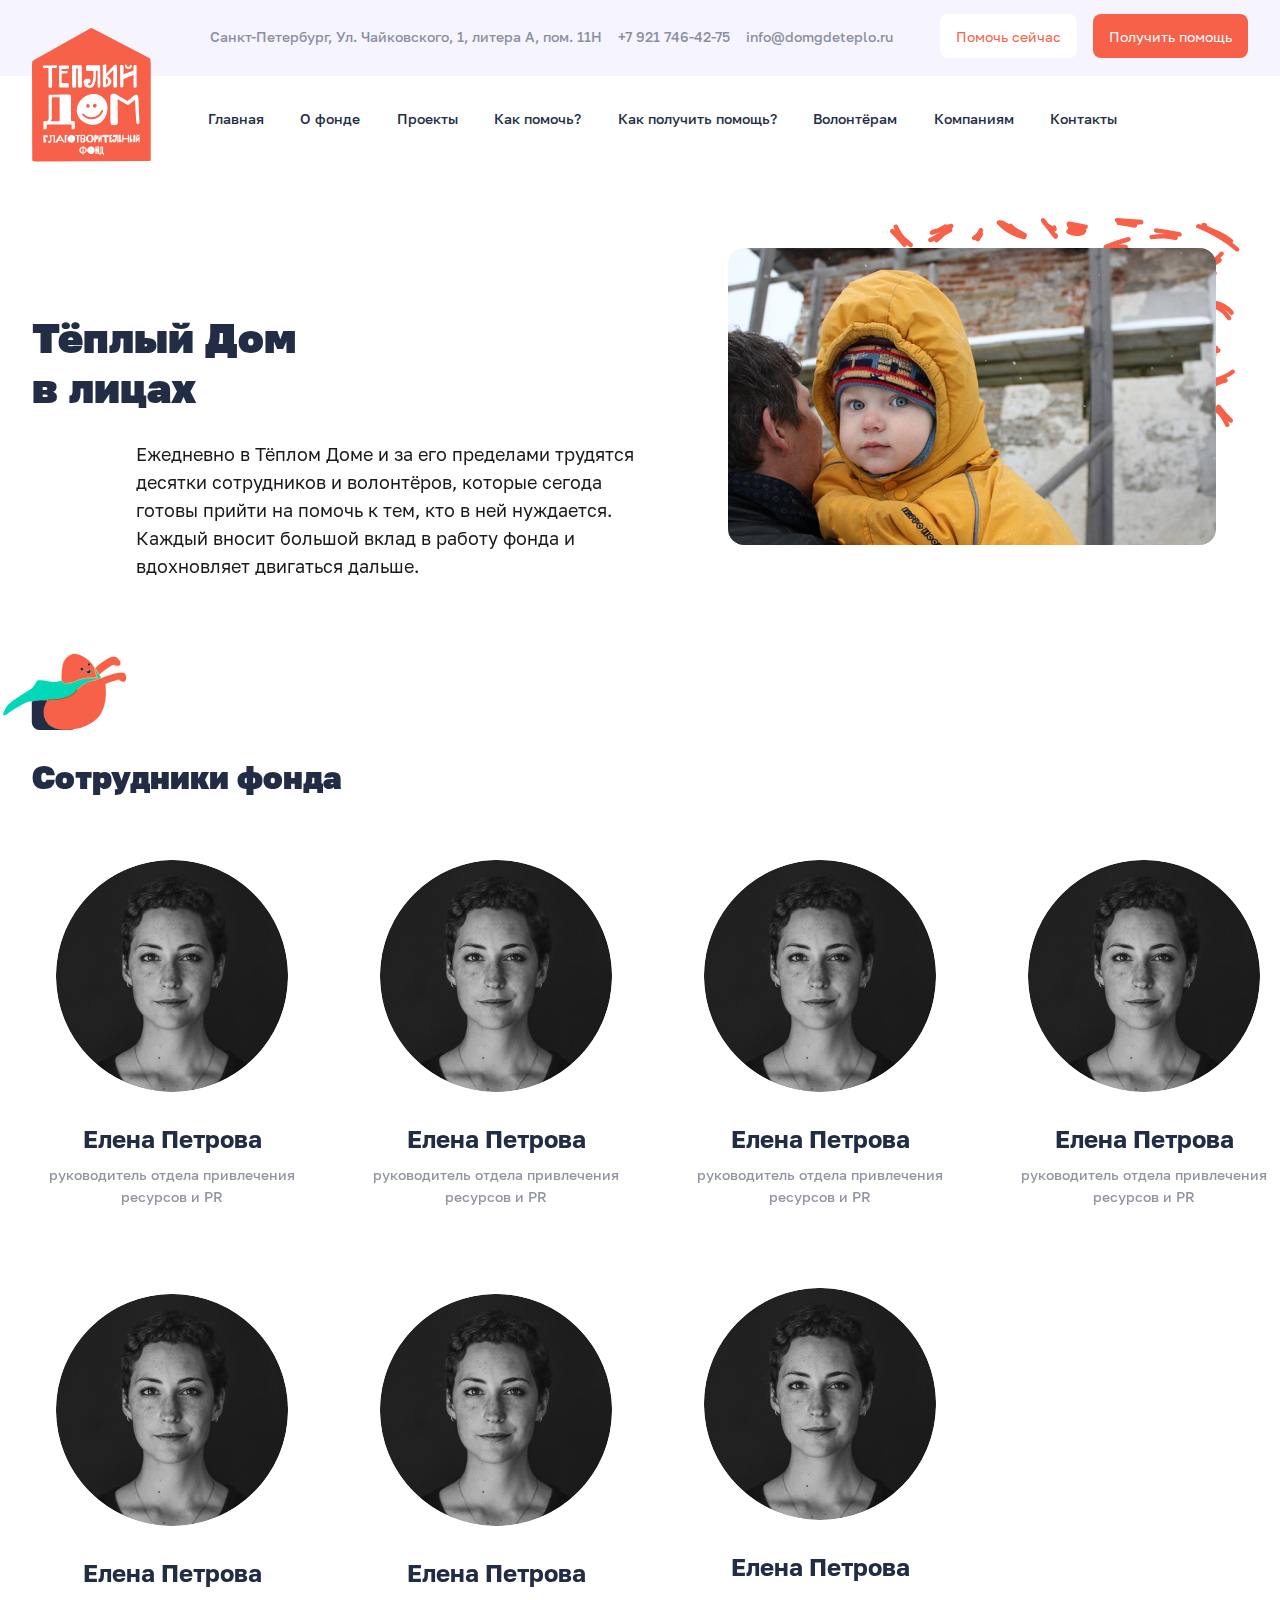
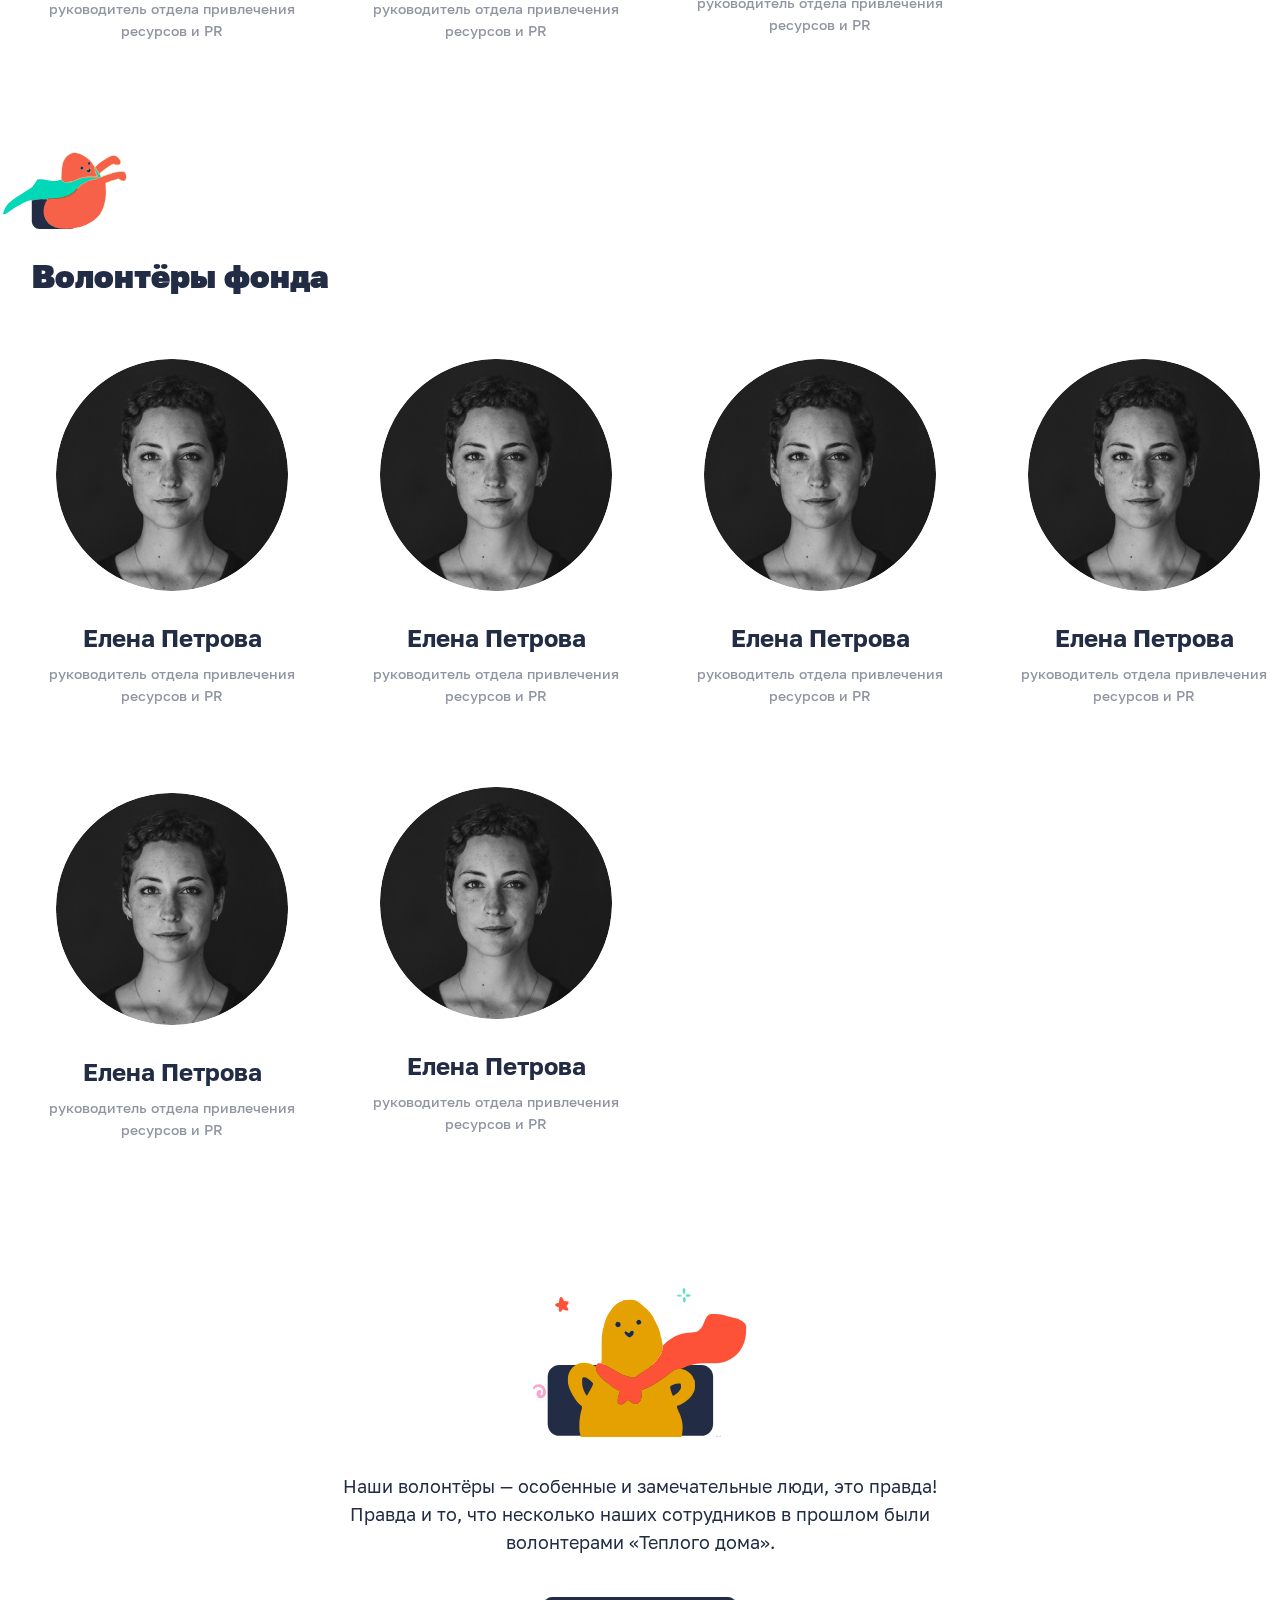
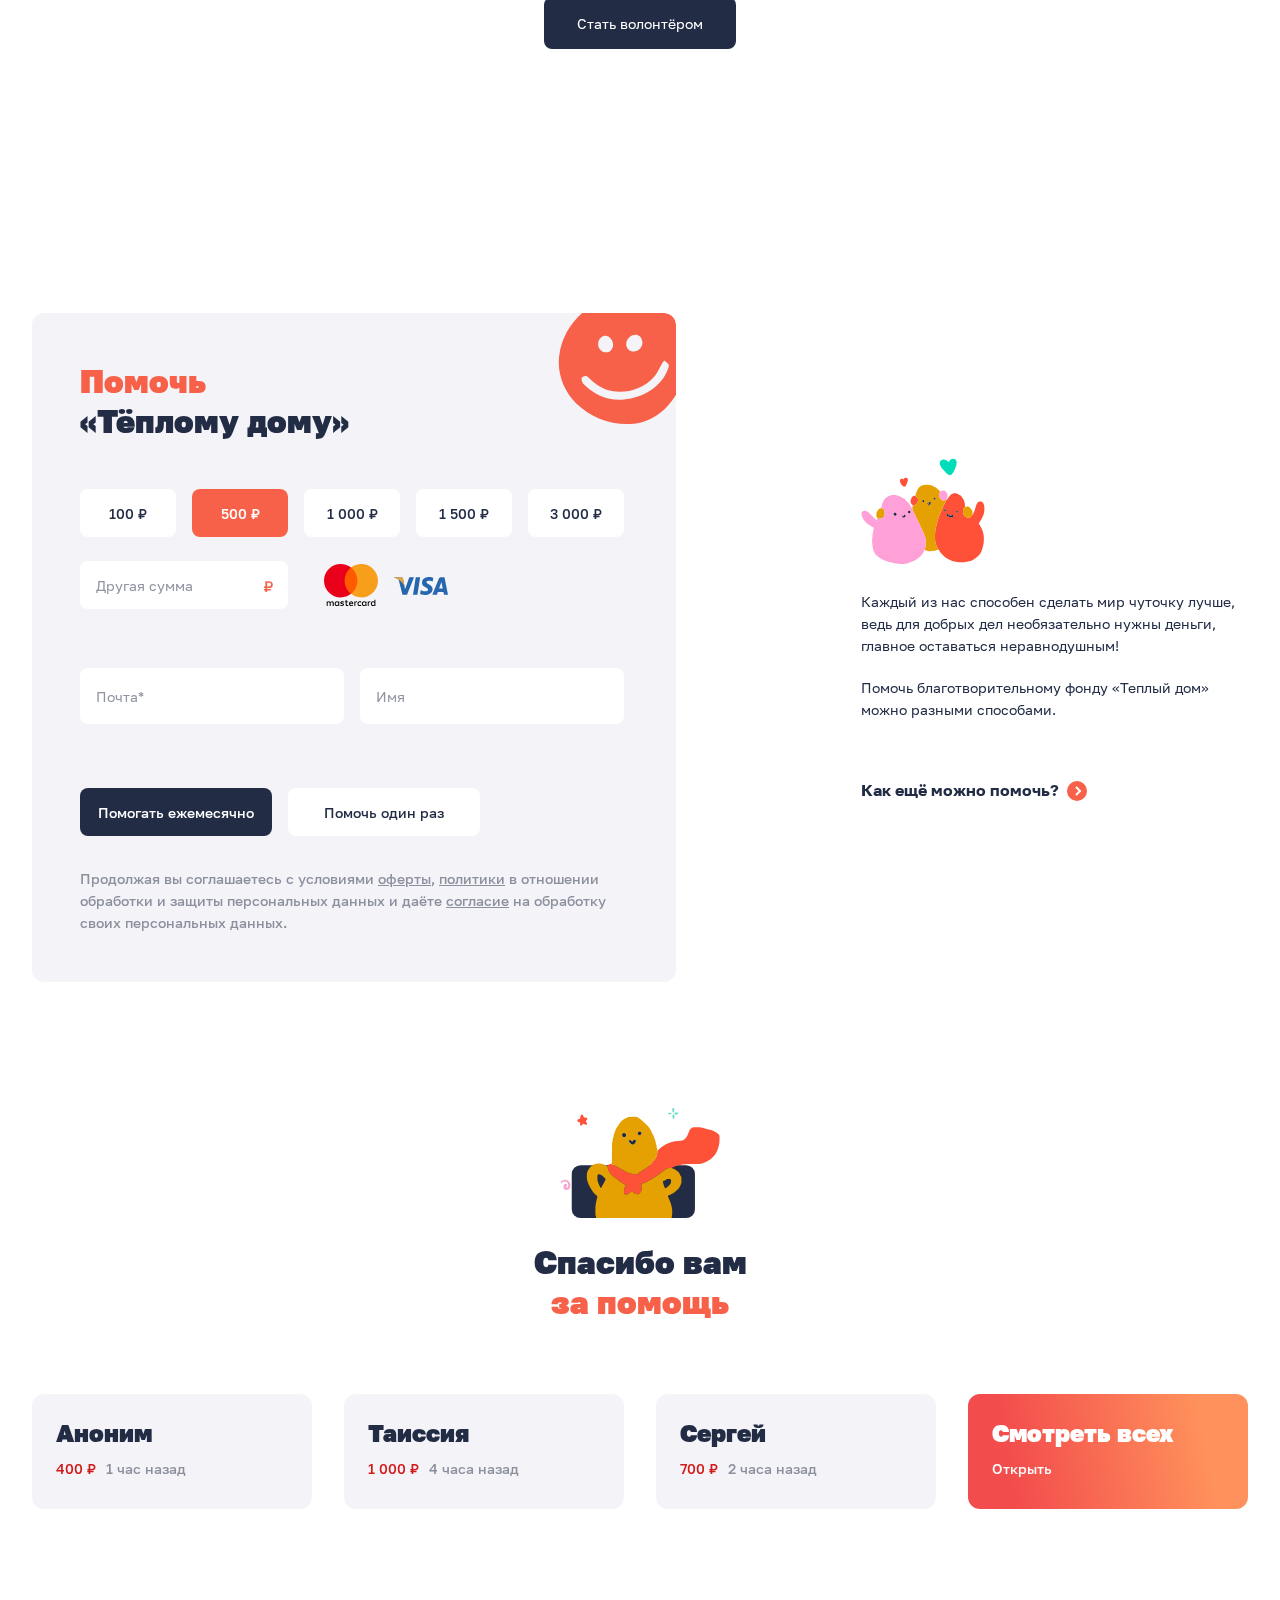
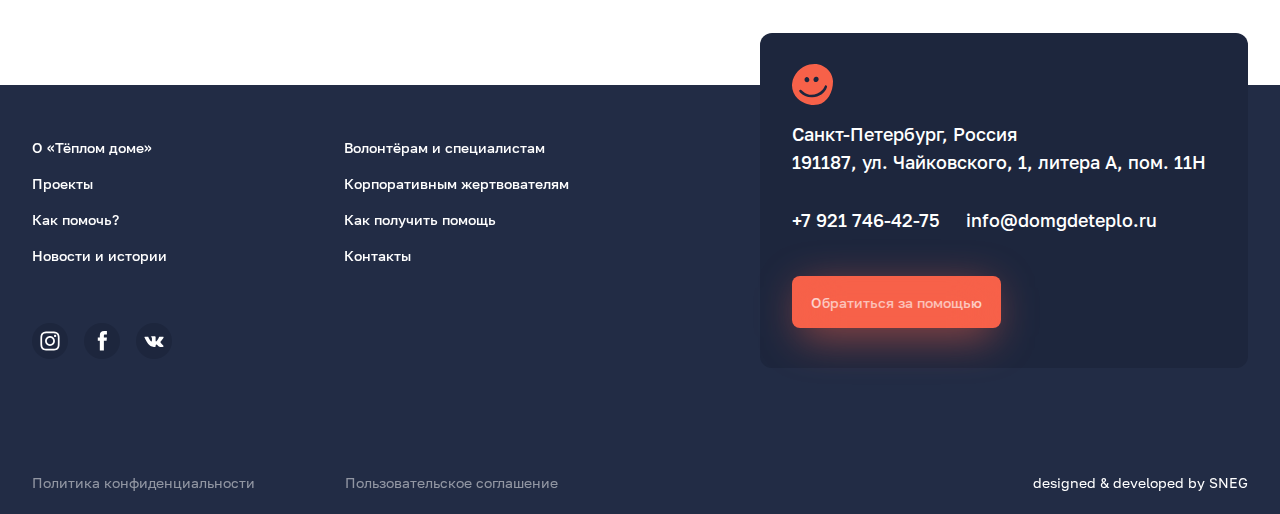
<file: employees.html>
<!DOCTYPE html>
<html lang="ru">

<head>
    <meta charset="utf-8">
    <meta name="viewport" content="width=device-width, initial-scale=1">
    <meta name="format-detection" content="telephone=no">
    <meta name="format-detection" content="date=no">
    <meta name="format-detection" content="address=no">
    <meta name="format-detection" content="email=no">
    <meta content="notranslate" name="google">
    <meta property="og:image" content="img/sharing/logo.png">
    <meta property="vk:image" content="img/sharing/logo.png">
    <meta name="twitter:image:src" content="img/sharing/logo.png">
    <link rel="icon" type="image/ico" sizes="16x16" href="img/favicon/favicon-16x16.ico">
    <link rel="stylesheet" href="css/style.min.css">
    <meta name="msapplication-TileColor" content="#da532c">
    <meta name="theme-color" content="#fffff">
    <meta name="msapplication-navbutton-color" content="#000">
    <meta name="apple-mobile-web-app-status-bar-style" content="#000">
    <title>Сотрудники</title>
</head>

<body>
    <header class="header">
        <div class="container"><button class="burger" aria-label="бургер" id="headerBurger" data-target-id="headerBurger" data-target-class-toggle=".burger__menu_open"><span>бургер</span></button>
            <div class="burger__menu">
                <div class="burger__menu-close"><button class="btn burger__menu-close-btn"></button><a class="logo burger__logo" href="/"><img src="img/sprite/logo.svg" alt="лого" width="57" height="64" /></a></div>
                <div class="burger__menu-content"><button class="btn header__nav-top-button btn_white burger__btn btn-open-modal-js" data-name="modal-donate">Помочь сейчас</button><button class="btn header__nav-top-button btn_orange burger__btn btn-open-modal-js" data-name="modal-need-help">Получить помощь</button>
                    <ul class="burger__menu-list">
                        <li class="burger__menu-list-item burger__menu-list-item_active"><a class="burger__menu-list-item-link" href="/">Главная</a></li>
                        <li class="burger__menu-list-item"><a class="burger__menu-list-item-link" href="about.html">О фонде</a></li>
                        <li class="burger__menu-list-item"><a class="burger__menu-list-item-link" href="projects.html">Проекты</a></li>
                        <li class="burger__menu-list-item"><a class="burger__menu-list-item-link" href="howtohelp.html">Как помочь?</a></li>
                        <li class="burger__menu-list-item"><a class="burger__menu-list-item-link" href="howtogethelp.html">Как получить помощь?</a></li>
                        <li class="burger__menu-list-item"><a class="burger__menu-list-item-link" href="employees.html">Волонтёрам</a></li>
                        <li class="burger__menu-list-item"><a class="burger__menu-list-item-link" href="employees.html">Компаниям</a></li>
                        <li class="burger__menu-list-item"><a class="burger__menu-list-item-link" href="/">Главная</a></li>
                    </ul>
                    <div class="burger-description"><a class="burger-description-adress" href="#">Санкт-Петербург, Ул. Чайковского, 1, литера А, пом. 11Н</a><a class="burger-description-adress" href="tel:+79217464275">+7 921 746-42-75</a><a class="burger-description-adress" href="mailto:info@domgdeteplo.ru">info@domgdeteplo.ru</a></div>
                    <div class="burger__social"><a class="burger__social-item burger__social-item_instagram" href="#"></a><a class="burger__social-item burger__social-item_facebook" href="#"></a><a class="burger__social-item burger__social-item_vk" href="#"></a></div>
                </div>
            </div><a class="logo header__logo" href="/"><img src="img/sprite/logo.svg" alt="лого" /></a>
            <div class="header__nav-top">
                <div class="header__nav-top-description"><a class="header__nav-top-adress" href="#">Санкт-Петербург, Ул. Чайковского, 1, литера А, пом. 11Н</a><a class="header__nav-top-adress" href="tel:+79217464275">+7 921 746-42-75</a><a class="header__nav-top-adress" href="mailto:info@domgdeteplo.ru">info@domgdeteplo.ru</a></div><button class="btn header__nav-top-button btn_white btn-open-modal-js" data-name="modal-donate">Помочь сейчас</button><button class="btn header__nav-top-button btn_orange btn-open-modal-js" data-name="modal-need-help">Получить помощь</button>
            </div>
            <div class="header__nav-bottom">
                <ul class="header__nav-bottom-menu">
                    <li class="header__nav-bottom-menu-item "><a class="header__nav-bottom-menu-item-link" href="/">Главная</a></li>
                    <li class="header__nav-bottom-menu-item header__nav-bottom-menu-itemjs "><a class="header__nav-bottom-menu-item-link" href="about.html">О фонде</a>
                        <ul class="header__nav-bottom-submenu header__nav-bottom-submenujs">
                            <li class="header__nav-bottom-submenu-item"><a class="header__nav-bottom-submenu-item-link" href="about.html">О «Тёплом доме»</a></li>
                            <li class="header__nav-bottom-submenu-item"><a class="header__nav-bottom-submenu-item-link" href="employees.html">Сотрудники</a></li>
                            <li class="header__nav-bottom-submenu-item"><a class="header__nav-bottom-submenu-item-link" href="reports.html">Отчёты</a></li>
                            <li class="header__nav-bottom-submenu-item"><a class="header__nav-bottom-submenu-item-link" href="employees.html">Попечительский совет</a></li>
                            <li class="header__nav-bottom-submenu-item"><a class="header__nav-bottom-submenu-item-link" href="contacts.html">Документы и реквизиты</a></li>
                            <li class="header__nav-bottom-submenu-item"><a class="header__nav-bottom-submenu-item-link" href="award.html">Наши награды</a></li>
                        </ul>
                    </li>
                    <li class="header__nav-bottom-menu-item "><a class="header__nav-bottom-menu-item-link" href="projects.html">Проекты</a></li>
                    <li class="header__nav-bottom-menu-item "><a class="header__nav-bottom-menu-item-link" href="howtohelp.html">Как помочь?</a></li>
                    <li class="header__nav-bottom-menu-item "><a class="header__nav-bottom-menu-item-link" href="howtogethelp.html">Как получить помощь?</a></li>
                    <li class="header__nav-bottom-menu-item "><a class="header__nav-bottom-menu-item-link" href="#">Волонтёрам</a></li>
                    <li class="header__nav-bottom-menu-item "><a class="header__nav-bottom-menu-item-link" href="#">Компаниям</a></li>
                    <li class="header__nav-bottom-menu-item "><a class="header__nav-bottom-menu-item-link" href="contacts.html">Контакты</a></li>
                </ul>
            </div>
        </div>
    </header>
    <main class="main">
        <div class="modal-need-help">
            <div class="needhelp false modal-need-help__block">
                <div class="needhelp__container-btn btn-close-js" data-name="modal-need-help"></div>
                <p class="needhelp__title false">Нужна помощь? <span>Свяжитесь с нами</span></p>
                <div class="needhelp__blocks">
                    <div class="needhelp__container false">
                        <div class="needhelp__formblock false">
                            <form class="needhelp__form" action="/" method="POST"><input class="needhelp__form-input" type="text" name="name" placeholder="Имя" /><input class="needhelp__form-input" type="tel" name="tel" placeholder="Телефон" /><input class="needhelp__form-input" type="email" name="email" placeholder="Почта*" required="required" /><textarea class="needhelp__form-input needhelp__form-input_height" name="situation" placeholder="Опишите ситуацию и укажите, какая именно помощь нужна на данный момент"></textarea></form><input class="needhelp__form-btn" type="submit" />
                            <p class="needhelp__desc">Продолжая вы соглашаетесь с условиями оферты, политики в отношении обработки и защиты персональных данных и даёте согласие на обработку своих персональных данных.</p>
                        </div>
                    </div>
                    <div class="needhelp__contacts">
                        <p class="needhelp__contacts-text">Контакты для связи</p><a class="needhelp__contacts-tel" href="tel:+78122758165">+7 (812) 275-81-65</a><a class="needhelp__contacts-tel" href="tel:+79216579018">+7 (921) 657-90-18</a><a class="needhelp__contacts-tel" href="mailto:info@domgdeteplo.ru">info@domgdeteplo.ru</a>
                        <p class="needhelp__contacts-text">Обратите внимание</p>
                        <p class="needhelp__contacts-desc">Фонд не оказывает семьям разовую помощь. Получение натуральной помощи возможно только при участии семьи в других наших программах.</p>
                        <p class="needhelp__contacts-desc">Также фонд «Теплый дом» не оказывает финансовую помощь на лечение и реабилитацию детей взрослых, а также не помогает купить недвижимость, выплатить кредиты или ипотеку.</p>
                    </div>
                </div>
            </div>
        </div>
        <div class="modal-donate">
            <div class="block-donate block-donate_nobg" data-name="help">
                <div class="block-donate__btn-close btn-close-js" data-name="modal-donate"></div>
                <h2 class="block-donate__title">Помочь <span class="block-donate__title_black">«Тёплому дому»</span></h2>
                <div class="block-donate__container">
                    <form class="block-donate__form" action="/add_movie" method="POST">
                        <ul class="block-donate__donates">
                            <li class="block-donate__donates-donate" data-sum="100">100 ₽</li>
                            <li class="block-donate__donates-donate block-donate__donates-donate_active" data-sum="500">500 ₽</li>
                            <li class="block-donate__donates-donate" data-sum="1000">1 000 ₽</li>
                            <li class="block-donate__donates-donate" data-sum="1500">1 500 ₽</li>
                            <li class="block-donate__donates-donate" data-sum="3000">3 000 ₽</li>
                        </ul>
                        <div class="block-donate__other-sum">
                            <div class="block-donate__input"><input class="block-donate__other-donate" type="number" name="title" placeholder="Другая сумма" /></div>
                            <div class="block-donate__type-card"><label><input type="radio" name="card" id="mastercard" />
                                    <div class="block-donate__card block-donate__other-mastercard"></div>
                                </label><label><input type="radio" name="card" id="mastercard" />
                                    <div class="block-donate__card block-donate__other-visa"></div>
                                </label></div>
                        </div>
                        <div class="block-donate__data"><input class="block-donate__data-email" type="email" name="email" value="" placeholder="Почта*" required="required" /><input class="block-donate__data-name" type="text" name="name" value="" placeholder="Имя" /></div>
                        <div class="block-donate__btns"><input class="block-donate__btns-month btn-open-modal-js" type="submit" value="Помогать ежемесячно" data-name="modal-donate-thanks" /><input class="block-donate__btns-single" type="submit" value="Помочь один раз" /></div>
                        <div class="block-donate__rules">Продолжая вы соглашаетесь с условиями <span class="block-donate__rules_underline">оферты</span>, <span class="block-donate__rules_underline">политики</span> в отношении обработки и защиты персональных данных и даёте <span class="block-donate__rules_underline">согласие</span> на обработку своих персональных данных.</div>
                    </form>
                    <div class="block-donate__other-help">
                        <p class="block-donate__other-help-text">Не обязательно оказывать помощь в рамках конкретных проектов. Можно пожертвовать и просто так, а мы самостоятельно определим, куда важнее всего сейчас направить ваши деньги.</p>
                        <p class="block-donate__other-help-text">Кроме того не обязательно помогать деньгами, есть и другие способы.</p><a class="linkarrow block-donate__other-help_ml" href="howtohelp.html">Как ещё можно помочь?</a>
                    </div>
                </div>
            </div>
        </div>
        <div class="page-employees">
            <div class="container page-employees__container">
                <div class="block-header__container container page-employees__container-header">
                    <div class="block-header__title ">
                        <h1>Тёплый&nbsp;Дом в&nbsp;лицах</h1>
                        <div class="block-header__description ">
                            <div class="block-header__description-container">
                                <p class="block-header__description-text">Ежедневно в Тёплом Доме и за его пределами трудятся десятки сотрудников и волонтёров, которые сегода готовы прийти на помочь к тем, кто в ней нуждается. Каждый вносит большой вклад в работу фонда и вдохновляет двигаться дальше.</p>
                            </div>
                        </div>
                    </div>
                    <div class="block-header__image">
                        <div class="block-header__image-container "><img class="block-header__image-img" src="img/content/video.jpg" alt="Фотография ребенка" /></div>
                    </div>
                </div>
                <div class="page-employees__container-list">
                    <div class="bubble-block page-employees__container-list-header"><svg class="bubble-block__img bubble-block__img_not-link bubble-block__img_bubbleFlying">
                            <use xlink:href="img/symbols.svg#bubble_flying"></use>
                        </svg>
                        <h2>Сотрудники фонда</h2>
                    </div>
                    <ul class="page-employees__container-list-cards page-employees__container-list-cards_employees">
                        <li class="page-employees__container-list-cards-card"><img class="page-employees__container-list-cards-card-image" src="../img/content/employees.jpg" alt="Картинка" />
                            <p class="page-employees__container-list-cards-card-name">Елена Петрова</p>
                            <p class="page-employees__container-list-cards-card-desc">руководитель отдела привлечения ресурсов и PR</p>
                        </li>
                        <li class="page-employees__container-list-cards-card"><img class="page-employees__container-list-cards-card-image" src="../img/content/employees.jpg" alt="Картинка" />
                            <p class="page-employees__container-list-cards-card-name">Елена Петрова</p>
                            <p class="page-employees__container-list-cards-card-desc">руководитель отдела привлечения ресурсов и PR</p>
                        </li>
                        <li class="page-employees__container-list-cards-card"><img class="page-employees__container-list-cards-card-image" src="../img/content/employees.jpg" alt="Картинка" />
                            <p class="page-employees__container-list-cards-card-name">Елена Петрова</p>
                            <p class="page-employees__container-list-cards-card-desc">руководитель отдела привлечения ресурсов и PR</p>
                        </li>
                        <li class="page-employees__container-list-cards-card"><img class="page-employees__container-list-cards-card-image" src="../img/content/employees.jpg" alt="Картинка" />
                            <p class="page-employees__container-list-cards-card-name">Елена Петрова</p>
                            <p class="page-employees__container-list-cards-card-desc">руководитель отдела привлечения ресурсов и PR</p>
                        </li>
                        <li class="page-employees__container-list-cards-card"><img class="page-employees__container-list-cards-card-image" src="../img/content/employees.jpg" alt="Картинка" />
                            <p class="page-employees__container-list-cards-card-name">Елена Петрова</p>
                            <p class="page-employees__container-list-cards-card-desc">руководитель отдела привлечения ресурсов и PR</p>
                        </li>
                        <li class="page-employees__container-list-cards-card"><img class="page-employees__container-list-cards-card-image" src="../img/content/employees.jpg" alt="Картинка" />
                            <p class="page-employees__container-list-cards-card-name">Елена Петрова</p>
                            <p class="page-employees__container-list-cards-card-desc">руководитель отдела привлечения ресурсов и PR</p>
                        </li>
                        <li class="page-employees__container-list-cards-card"><img class="page-employees__container-list-cards-card-image" src="../img/content/employees.jpg" alt="Картинка" />
                            <p class="page-employees__container-list-cards-card-name">Елена Петрова</p>
                            <p class="page-employees__container-list-cards-card-desc">руководитель отдела привлечения ресурсов и PR</p>
                        </li>
                    </ul>
                    <div class="bubble-block page-employees__container-list-header"><svg class="bubble-block__img bubble-block__img_not-link bubble-block__img_bubbleFlying">
                            <use xlink:href="img/symbols.svg#bubble_flying"></use>
                        </svg>
                        <h2>Волонтёры фонда</h2>
                    </div>
                    <ul class="page-employees__container-list-cards">
                        <li class="page-employees__container-list-cards-card"><img class="page-employees__container-list-cards-card-image" src="../img/content/employees.jpg" alt="Картинка" />
                            <p class="page-employees__container-list-cards-card-name">Елена Петрова</p>
                            <p class="page-employees__container-list-cards-card-desc">руководитель отдела привлечения ресурсов и PR</p>
                        </li>
                        <li class="page-employees__container-list-cards-card"><img class="page-employees__container-list-cards-card-image" src="../img/content/employees.jpg" alt="Картинка" />
                            <p class="page-employees__container-list-cards-card-name">Елена Петрова</p>
                            <p class="page-employees__container-list-cards-card-desc">руководитель отдела привлечения ресурсов и PR</p>
                        </li>
                        <li class="page-employees__container-list-cards-card"><img class="page-employees__container-list-cards-card-image" src="../img/content/employees.jpg" alt="Картинка" />
                            <p class="page-employees__container-list-cards-card-name">Елена Петрова</p>
                            <p class="page-employees__container-list-cards-card-desc">руководитель отдела привлечения ресурсов и PR</p>
                        </li>
                        <li class="page-employees__container-list-cards-card"><img class="page-employees__container-list-cards-card-image" src="../img/content/employees.jpg" alt="Картинка" />
                            <p class="page-employees__container-list-cards-card-name">Елена Петрова</p>
                            <p class="page-employees__container-list-cards-card-desc">руководитель отдела привлечения ресурсов и PR</p>
                        </li>
                        <li class="page-employees__container-list-cards-card"><img class="page-employees__container-list-cards-card-image" src="../img/content/employees.jpg" alt="Картинка" />
                            <p class="page-employees__container-list-cards-card-name">Елена Петрова</p>
                            <p class="page-employees__container-list-cards-card-desc">руководитель отдела привлечения ресурсов и PR</p>
                        </li>
                        <li class="page-employees__container-list-cards-card"><img class="page-employees__container-list-cards-card-image" src="../img/content/employees.jpg" alt="Картинка" />
                            <p class="page-employees__container-list-cards-card-name">Елена Петрова</p>
                            <p class="page-employees__container-list-cards-card-desc">руководитель отдела привлечения ресурсов и PR</p>
                        </li>
                    </ul>
                </div>
                <div class="page-employees__container-about"><svg class="page-employees__container-about-img">
                        <use xlink:href="img/symbols.svg#bubble_heroes"></use>
                    </svg>
                    <p class="page-employees__container-about-text">Наши волонтёры — особенные и замечательные люди, это правда! Правда и то, что несколько наших сотрудников в прошлом были волонтерами «Теплого дома».</p><button class="btn page-employees__container-about-btn">Стать волонтёром</button>
                </div>
            </div>
        </div>
        <div class="modal-thanks">
            <div class="modal-thanks__block">
                <div class="needhelp__container-btn btn-close-js" data-name="modal-thanks"></div>
                <p class="page-thanks__title modal-thanks__title">Спасибо вам <span>за помощь</span></p>
                <ul class="modal-thanks__donaters">
                    <li class="modal-thanks__donater">
                        <p class="page-thanks__donater-name">Аноним</p>
                        <div class="page-thanks__donater-pay">
                            <p class="page-thanks__donater-sum">400 ₽</p>
                            <p class="page-thanks__donater-time">1 час назад</p>
                        </div>
                    </li>
                    <li class="modal-thanks__donater">
                        <p class="page-thanks__donater-name">Таиссия</p>
                        <div class="page-thanks__donater-pay">
                            <p class="page-thanks__donater-sum">1 000 ₽</p>
                            <p class="page-thanks__donater-time">4 часа назад</p>
                        </div>
                    </li>
                    <li class="modal-thanks__donater">
                        <p class="page-thanks__donater-name">Сергей</p>
                        <div class="page-thanks__donater-pay">
                            <p class="page-thanks__donater-sum">700 ₽</p>
                            <p class="page-thanks__donater-time">2 часа назад</p>
                        </div>
                    </li>
                    <li class="modal-thanks__donater">
                        <p class="page-thanks__donater-name">Аноним</p>
                        <div class="page-thanks__donater-pay">
                            <p class="page-thanks__donater-sum">400 ₽</p>
                            <p class="page-thanks__donater-time">1 час назад</p>
                        </div>
                    </li>
                    <li class="modal-thanks__donater">
                        <p class="page-thanks__donater-name">Таиссия</p>
                        <div class="page-thanks__donater-pay">
                            <p class="page-thanks__donater-sum">1 000 ₽</p>
                            <p class="page-thanks__donater-time">4 часа назад</p>
                        </div>
                    </li>
                    <li class="modal-thanks__donater">
                        <p class="page-thanks__donater-name">Аноним</p>
                        <div class="page-thanks__donater-pay">
                            <p class="page-thanks__donater-sum">400 ₽</p>
                            <p class="page-thanks__donater-time">1 час назад</p>
                        </div>
                    </li>
                    <li class="modal-thanks__donater">
                        <p class="page-thanks__donater-name">Таиссия</p>
                        <div class="page-thanks__donater-pay">
                            <p class="page-thanks__donater-sum">1 000 ₽</p>
                            <p class="page-thanks__donater-time">4 часа назад</p>
                        </div>
                    </li>
                    <li class="modal-thanks__donater">
                        <p class="page-thanks__donater-name">Сергей</p>
                        <div class="page-thanks__donater-pay">
                            <p class="page-thanks__donater-sum">700 ₽</p>
                            <p class="page-thanks__donater-time">2 часа назад</p>
                        </div>
                    </li>
                    <li class="modal-thanks__donater">
                        <p class="page-thanks__donater-name">Аноним</p>
                        <div class="page-thanks__donater-pay">
                            <p class="page-thanks__donater-sum">400 ₽</p>
                            <p class="page-thanks__donater-time">1 час назад</p>
                        </div>
                    </li>
                    <li class="modal-thanks__donater">
                        <p class="page-thanks__donater-name">Таиссия</p>
                        <div class="page-thanks__donater-pay">
                            <p class="page-thanks__donater-sum">1 000 ₽</p>
                            <p class="page-thanks__donater-time">4 часа назад</p>
                        </div>
                    </li>
                    <li class="modal-thanks__donater">
                        <p class="page-thanks__donater-name">Аноним</p>
                        <div class="page-thanks__donater-pay">
                            <p class="page-thanks__donater-sum">400 ₽</p>
                            <p class="page-thanks__donater-time">1 час назад</p>
                        </div>
                    </li>
                    <li class="modal-thanks__donater">
                        <p class="page-thanks__donater-name">Таиссия</p>
                        <div class="page-thanks__donater-pay">
                            <p class="page-thanks__donater-sum">1 000 ₽</p>
                            <p class="page-thanks__donater-time">4 часа назад</p>
                        </div>
                    </li>
                    <li class="modal-thanks__donater">
                        <p class="page-thanks__donater-name">Сергей</p>
                        <div class="page-thanks__donater-pay">
                            <p class="page-thanks__donater-sum">700 ₽</p>
                            <p class="page-thanks__donater-time">2 часа назад</p>
                        </div>
                    </li>
                    <li class="modal-thanks__donater">
                        <p class="page-thanks__donater-name">Аноним</p>
                        <div class="page-thanks__donater-pay">
                            <p class="page-thanks__donater-sum">400 ₽</p>
                            <p class="page-thanks__donater-time">1 час назад</p>
                        </div>
                    </li>
                    <li class="modal-thanks__donater">
                        <p class="page-thanks__donater-name">Таиссия</p>
                        <div class="page-thanks__donater-pay">
                            <p class="page-thanks__donater-sum">1 000 ₽</p>
                            <p class="page-thanks__donater-time">4 часа назад</p>
                        </div>
                    </li>
                    <li class="modal-thanks__donater">
                        <p class="page-thanks__donater-name">Аноним</p>
                        <div class="page-thanks__donater-pay">
                            <p class="page-thanks__donater-sum">400 ₽</p>
                            <p class="page-thanks__donater-time">1 час назад</p>
                        </div>
                    </li>
                    <li class="modal-thanks__donater">
                        <p class="page-thanks__donater-name">Таиссия</p>
                        <div class="page-thanks__donater-pay">
                            <p class="page-thanks__donater-sum">1 000 ₽</p>
                            <p class="page-thanks__donater-time">4 часа назад</p>
                        </div>
                    </li>
                    <li class="modal-thanks__donater">
                        <p class="page-thanks__donater-name">Сергей</p>
                        <div class="page-thanks__donater-pay">
                            <p class="page-thanks__donater-sum">700 ₽</p>
                            <p class="page-thanks__donater-time">2 часа назад</p>
                        </div>
                    </li>
                    <li class="modal-thanks__donater">
                        <p class="page-thanks__donater-name">Аноним</p>
                        <div class="page-thanks__donater-pay">
                            <p class="page-thanks__donater-sum">400 ₽</p>
                            <p class="page-thanks__donater-time">1 час назад</p>
                        </div>
                    </li>
                    <li class="modal-thanks__donater">
                        <p class="page-thanks__donater-name">Таиссия</p>
                        <div class="page-thanks__donater-pay">
                            <p class="page-thanks__donater-sum">1 000 ₽</p>
                            <p class="page-thanks__donater-time">4 часа назад </p>
                        </div>
                    </li>
                    <li class="modal-thanks__donater">
                        <p class="page-thanks__donater-name">Аноним</p>
                        <div class="page-thanks__donater-pay">
                            <p class="page-thanks__donater-sum">400 ₽</p>
                            <p class="page-thanks__donater-time">1 час назад</p>
                        </div>
                    </li>
                    <li class="modal-thanks__donater">
                        <p class="page-thanks__donater-name">Таиссия</p>
                        <div class="page-thanks__donater-pay">
                            <p class="page-thanks__donater-sum">1 000 ₽</p>
                            <p class="page-thanks__donater-time">4 часа назад</p>
                        </div>
                    </li>
                    <li class="modal-thanks__donater">
                        <p class="page-thanks__donater-name">Сергей</p>
                        <div class="page-thanks__donater-pay">
                            <p class="page-thanks__donater-sum">700 ₽</p>
                            <p class="page-thanks__donater-time">2 часа назад</p>
                        </div>
                    </li>
                    <li class="modal-thanks__donater">
                        <p class="page-thanks__donater-name">Аноним</p>
                        <div class="page-thanks__donater-pay">
                            <p class="page-thanks__donater-sum">400 ₽</p>
                            <p class="page-thanks__donater-time">1 час назад</p>
                        </div>
                    </li>
                    <li class="modal-thanks__donater">
                        <p class="page-thanks__donater-name">Таиссия</p>
                        <div class="page-thanks__donater-pay">
                            <p class="page-thanks__donater-sum">1 000 ₽</p>
                            <p class="page-thanks__donater-time">4 часа назад</p>
                        </div>
                    </li>
                    <li class="modal-thanks__donater">
                        <p class="page-thanks__donater-name">Аноним</p>
                        <div class="page-thanks__donater-pay">
                            <p class="page-thanks__donater-sum">400 ₽</p>
                            <p class="page-thanks__donater-time">1 час назад</p>
                        </div>
                    </li>
                    <li class="modal-thanks__donater">
                        <p class="page-thanks__donater-name">Таиссия</p>
                        <div class="page-thanks__donater-pay">
                            <p class="page-thanks__donater-sum">1 000 ₽</p>
                            <p class="page-thanks__donater-time">4 часа назад</p>
                        </div>
                    </li>
                    <li class="modal-thanks__donater">
                        <p class="page-thanks__donater-name">Сергей</p>
                        <div class="page-thanks__donater-pay">
                            <p class="page-thanks__donater-sum">700 ₽</p>
                            <p class="page-thanks__donater-time">2 часа назад</p>
                        </div>
                    </li>
                    <li class="modal-thanks__donater">
                        <p class="page-thanks__donater-name">Аноним</p>
                        <div class="page-thanks__donater-pay">
                            <p class="page-thanks__donater-sum">400 ₽</p>
                            <p class="page-thanks__donater-time">1 час назад</p>
                        </div>
                    </li>
                    <li class="modal-thanks__donater">
                        <p class="page-thanks__donater-name">Таиссия</p>
                        <div class="page-thanks__donater-pay">
                            <p class="page-thanks__donater-sum">1 000 ₽</p>
                            <p class="page-thanks__donater-time">4 часа назад </p>
                        </div>
                    </li>
                    <li class="modal-thanks__donater">
                        <p class="page-thanks__donater-name">Сергей</p>
                        <div class="page-thanks__donater-pay">
                            <p class="page-thanks__donater-sum">700 ₽</p>
                            <p class="page-thanks__donater-time">2 часа назад</p>
                        </div>
                    </li>
                    <li class="modal-thanks__donater">
                        <p class="page-thanks__donater-name">Аноним</p>
                        <div class="page-thanks__donater-pay">
                            <p class="page-thanks__donater-sum">400 ₽</p>
                            <p class="page-thanks__donater-time">1 час назад</p>
                        </div>
                    </li>
                    <li class="modal-thanks__donater">
                        <p class="page-thanks__donater-name">Таиссия</p>
                        <div class="page-thanks__donater-pay">
                            <p class="page-thanks__donater-sum">1 000 ₽</p>
                            <p class="page-thanks__donater-time">4 часа назад </p>
                        </div>
                    </li>
                    <li class="modal-thanks__donater">
                        <p class="page-thanks__donater-name">Аноним</p>
                        <div class="page-thanks__donater-pay">
                            <p class="page-thanks__donater-sum">400 ₽</p>
                            <p class="page-thanks__donater-time">1 час назад</p>
                        </div>
                    </li>
                    <li class="modal-thanks__donater">
                        <p class="page-thanks__donater-name">Таиссия</p>
                        <div class="page-thanks__donater-pay">
                            <p class="page-thanks__donater-sum">1 000 ₽</p>
                            <p class="page-thanks__donater-time">4 часа назад </p>
                        </div>
                    </li>
                    <li class="modal-thanks__donater modal-thanks__donater-all"><a class="page-thanks__donater-link btn-open-modal-js" href="#" data-name="modal-thanks">
                            <p class="page-thanks__donater-title">Показать ещё</p>
                        </a></li>
                </ul>
            </div>
        </div>
        <div class="pages-donate" id="donate">
            <div class="container pages-donate__container">
                <div class="block-donate " data-name="help">
                    <h2 class="block-donate__title">Помочь <span class="block-donate__title_black">«Тёплому дому»</span></h2>
                    <div class="block-donate__container">
                        <form class="block-donate__form" action="/add_movie" method="POST">
                            <ul class="block-donate__donates">
                                <li class="block-donate__donates-donate" data-sum="100">100 ₽</li>
                                <li class="block-donate__donates-donate block-donate__donates-donate_active" data-sum="500">500 ₽</li>
                                <li class="block-donate__donates-donate" data-sum="1000">1 000 ₽</li>
                                <li class="block-donate__donates-donate" data-sum="1500">1 500 ₽</li>
                                <li class="block-donate__donates-donate" data-sum="3000">3 000 ₽</li>
                            </ul>
                            <div class="block-donate__other-sum">
                                <div class="block-donate__input"><input class="block-donate__other-donate" type="number" name="title" placeholder="Другая сумма" /></div>
                                <div class="block-donate__type-card"><label><input type="radio" name="card" id="mastercard" />
                                        <div class="block-donate__card block-donate__other-mastercard"></div>
                                    </label><label><input type="radio" name="card" id="mastercard" />
                                        <div class="block-donate__card block-donate__other-visa"></div>
                                    </label></div>
                            </div>
                            <div class="block-donate__data"><input class="block-donate__data-email" type="email" name="email" value="" placeholder="Почта*" required="required" /><input class="block-donate__data-name" type="text" name="name" value="" placeholder="Имя" /></div>
                            <div class="block-donate__btns"><input class="block-donate__btns-month btn-open-modal-js" type="submit" value="Помогать ежемесячно" data-name="modal-donate-thanks" /><input class="block-donate__btns-single" type="submit" value="Помочь один раз" /></div>
                            <div class="block-donate__rules">Продолжая вы соглашаетесь с условиями <span class="block-donate__rules_underline">оферты</span>, <span class="block-donate__rules_underline">политики</span> в отношении обработки и защиты персональных данных и даёте <span class="block-donate__rules_underline">согласие</span> на обработку своих персональных данных.</div>
                        </form>
                    </div>
                </div>
                <div class="pages-donate__other-help">
                    <div class="bubble-block"><svg class="bubble-block__img bubble-block__img_threebubble ">
                            <use xlink:href="img/symbols.svg#free_heroes"></use>
                        </svg>
                        <p>Каждый из нас способен сделать мир чуточку лучше, ведь для добрых дел необязательно нужны деньги, главное оставаться неравнодушным!
                        <p>Помочь благотворительному фонду «Теплый дом»‎ можно разными способами.</p><a class="linkarrow bubble-block__link" href="howtohelp.html">Как ещё можно помочь?</a>
                    </div>
                </div>
            </div>
        </div>
        <div class="page-thanks">
            <div class="container page-thanks__container">
                <div class="page-thanks__header"><svg class="page-thanks__img">
                        <use xlink:href="img/symbols.svg#bubble_heroes"></use>
                    </svg>
                    <p class="page-thanks__title">Спасибо вам <span>за помощь</span></p>
                </div>
                <ul class="page-thanks__donaters">
                    <li class="page-thanks__donater">
                        <p class="page-thanks__donater-name">Аноним</p>
                        <div class="page-thanks__donater-pay">
                            <p class="page-thanks__donater-sum">400 ₽</p>
                            <p class="page-thanks__donater-time">1 час назад</p>
                        </div>
                    </li>
                    <li class="page-thanks__donater">
                        <p class="page-thanks__donater-name">Таиссия</p>
                        <div class="page-thanks__donater-pay">
                            <p class="page-thanks__donater-sum">1 000 ₽</p>
                            <p class="page-thanks__donater-time">4 часа назад</p>
                        </div>
                    </li>
                    <li class="page-thanks__donater">
                        <p class="page-thanks__donater-name">Сергей</p>
                        <div class="page-thanks__donater-pay">
                            <p class="page-thanks__donater-sum">700 ₽</p>
                            <p class="page-thanks__donater-time">2 часа назад</p>
                        </div>
                    </li>
                    <li class="page-thanks__donater-all"><a class="page-thanks__donater-link btn-open-modal-js" href="#" data-name="modal-thanks">
                            <p class="page-thanks__donater-title">Смотреть всех</p>
                            <p class="page-thanks__donater-desc">Открыть</p>
                        </a></li>
                </ul>
            </div>
        </div>
    </main>
    <footer class="footer">
        <div class="container footer__container">
            <div class="footer__nav">
                <ul class="footer__nav-list">
                    <li class="footer__nav-list-item"><a href="about.html">О «Тёплом доме»</a></li>
                    <li class="footer__nav-list-item"><a href="projects.html">Проекты</a></li>
                    <li class="footer__nav-list-item"><a href="howtohelp.html">Как помочь?</a></li>
                    <li class="footer__nav-list-item"><a href="news.html">Новости и истории</a></li>
                </ul>
                <ul class="footer__nav-list">
                    <li class="footer__nav-list-item"><a href="">Волонтёрам и специалистам</a></li>
                    <li class="footer__nav-list-item"><a href="">Корпоративным жертвователям</a></li>
                    <li class="footer__nav-list-item"><a href="howtogethelp.html">Как получить помощь</a></li>
                    <li class="footer__nav-list-item"><a href="contacts.html">Контакты</a></li>
                </ul>
                <ul class="footer__social">
                    <li class="footer__social-icon footer__social_instagram"></li>
                    <li class="footer__social-icon footer__social_facebook"></li>
                    <li class="footer__social-icon footer__social_vk"></li>
                </ul>
            </div>
            <div class="footer__address">
                <div class="footer__address-desc">
                    <p>Санкт-Петербург, Россия
                        191187, ул. Чайковского, 1, литера А, пом. 11Н</p>
                    <p><a href="tel:+79217464275">+7 921 746-42-75</a><a href="mailto:info@domgdeteplo.ru"><span>info@domgdeteplo.ru</span></a></p>
                </div><button class="btn footer__address-button btn_orange btn-open-modal-js" data-name="modal-need-help">Обратиться за помощью</button>
            </div>
        </div>
        <div class="footer__copyright container">
            <div class="footer__copyright-politics"><a href="#">Политика конфиденциальности</a><a href="#">Пользовательское соглашение</a></div><a href="#">designed &amp; developed by SNEG</a>
        </div>
    </footer><script src="libs/jquery/dist/jquery.min.js"></script><script src="js/custom.js"></script>
</body>

</html>
</file>
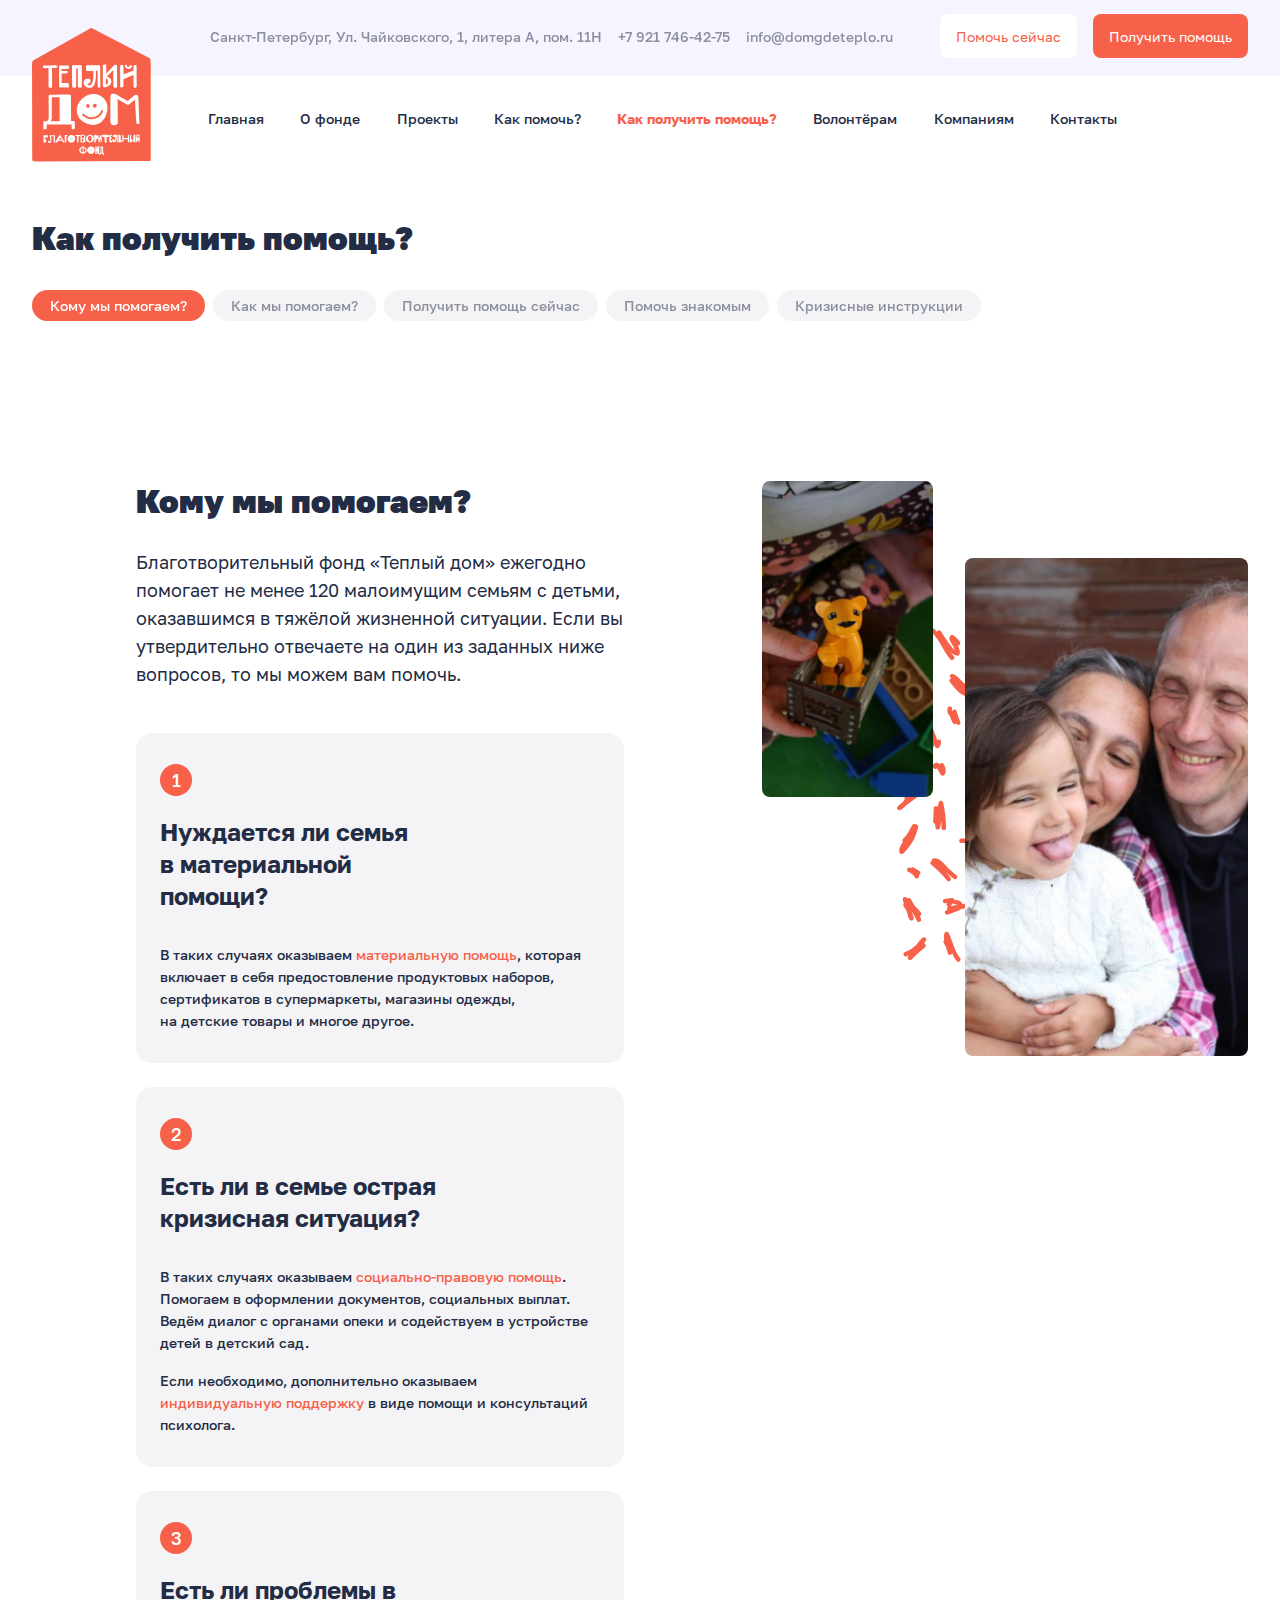
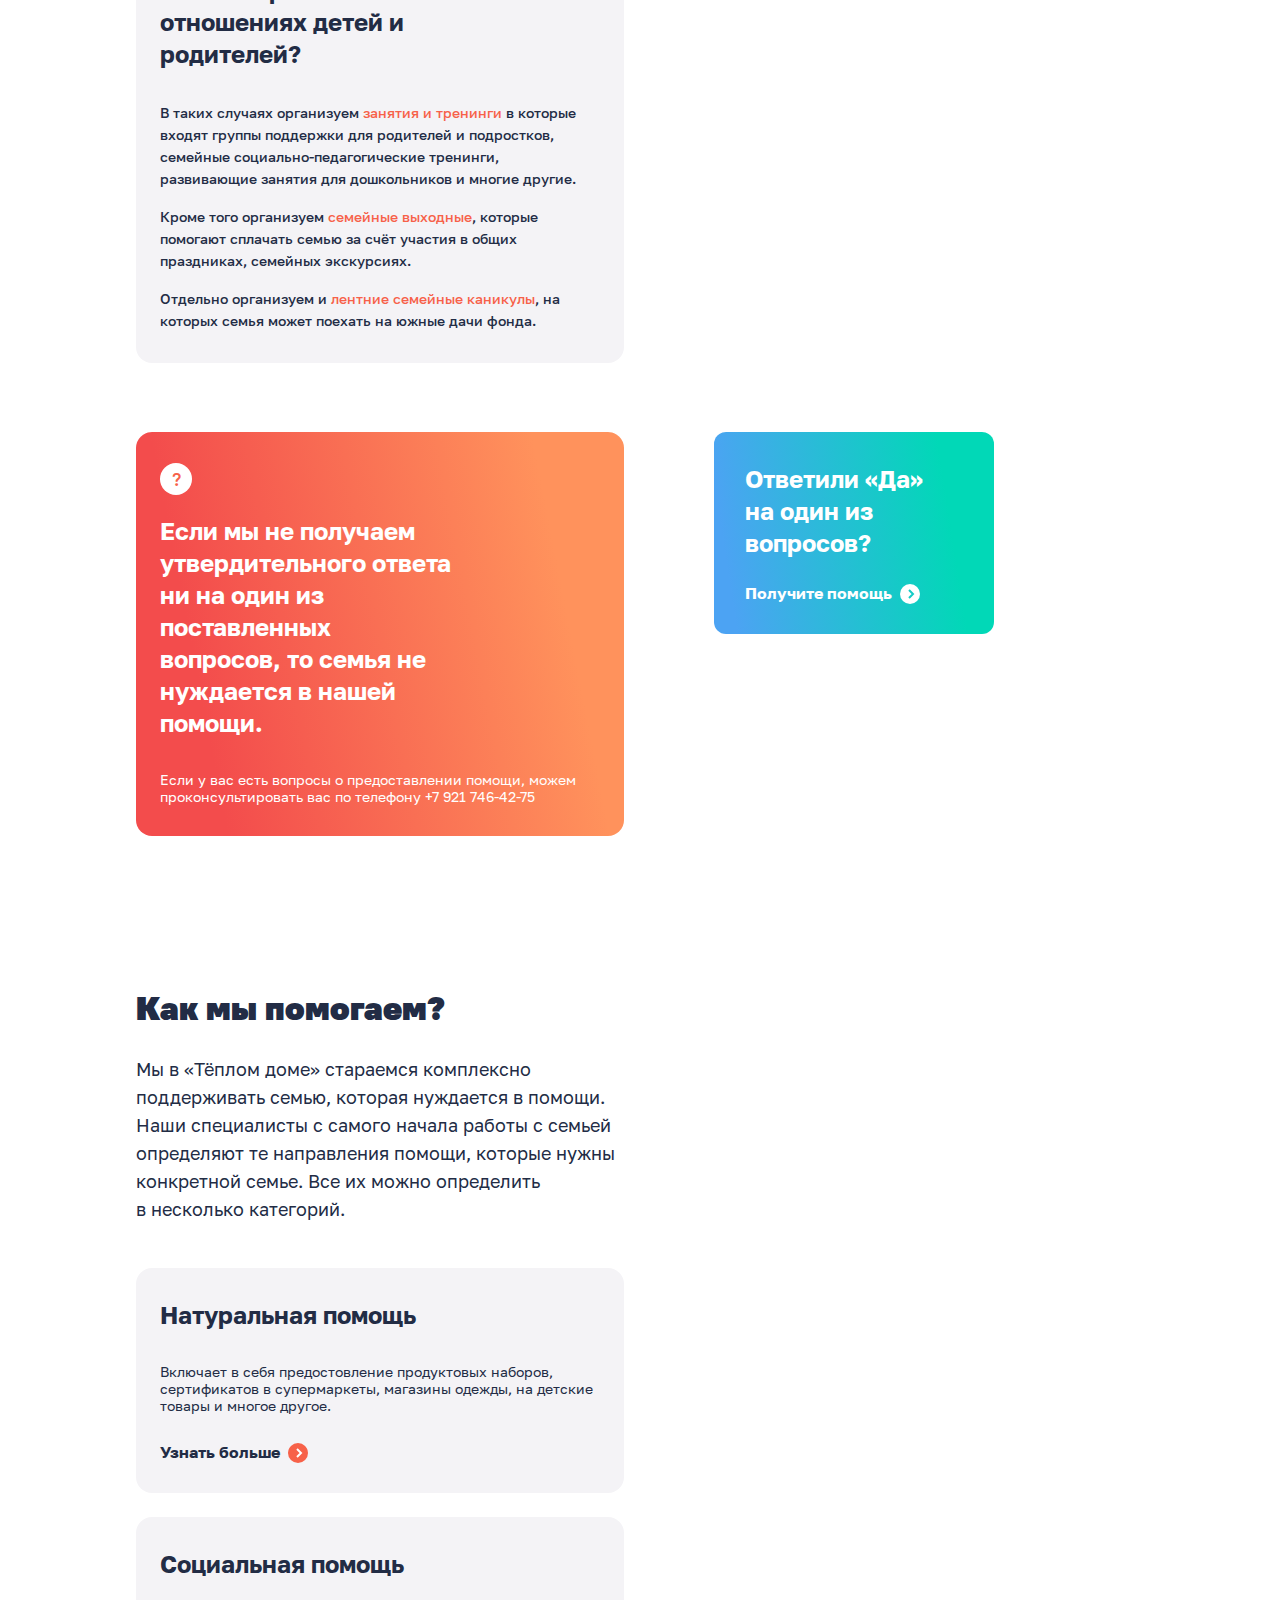
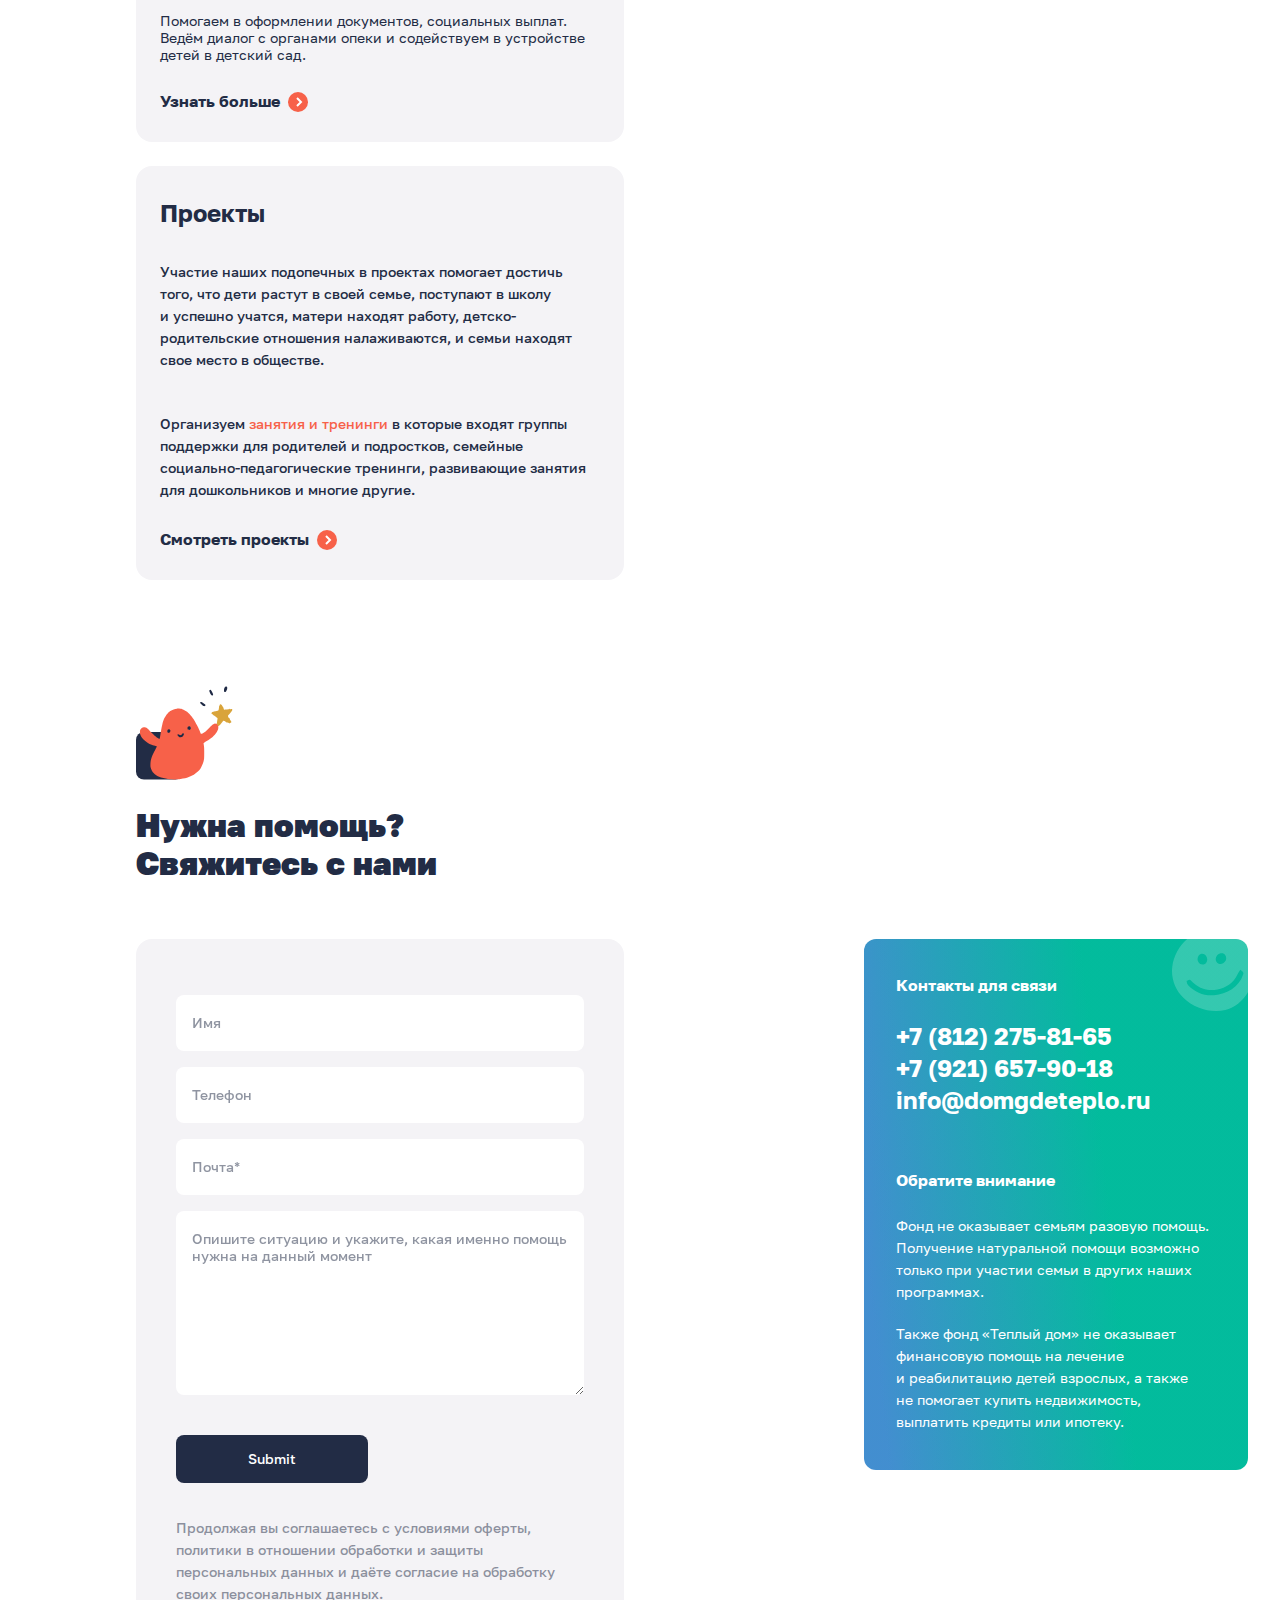
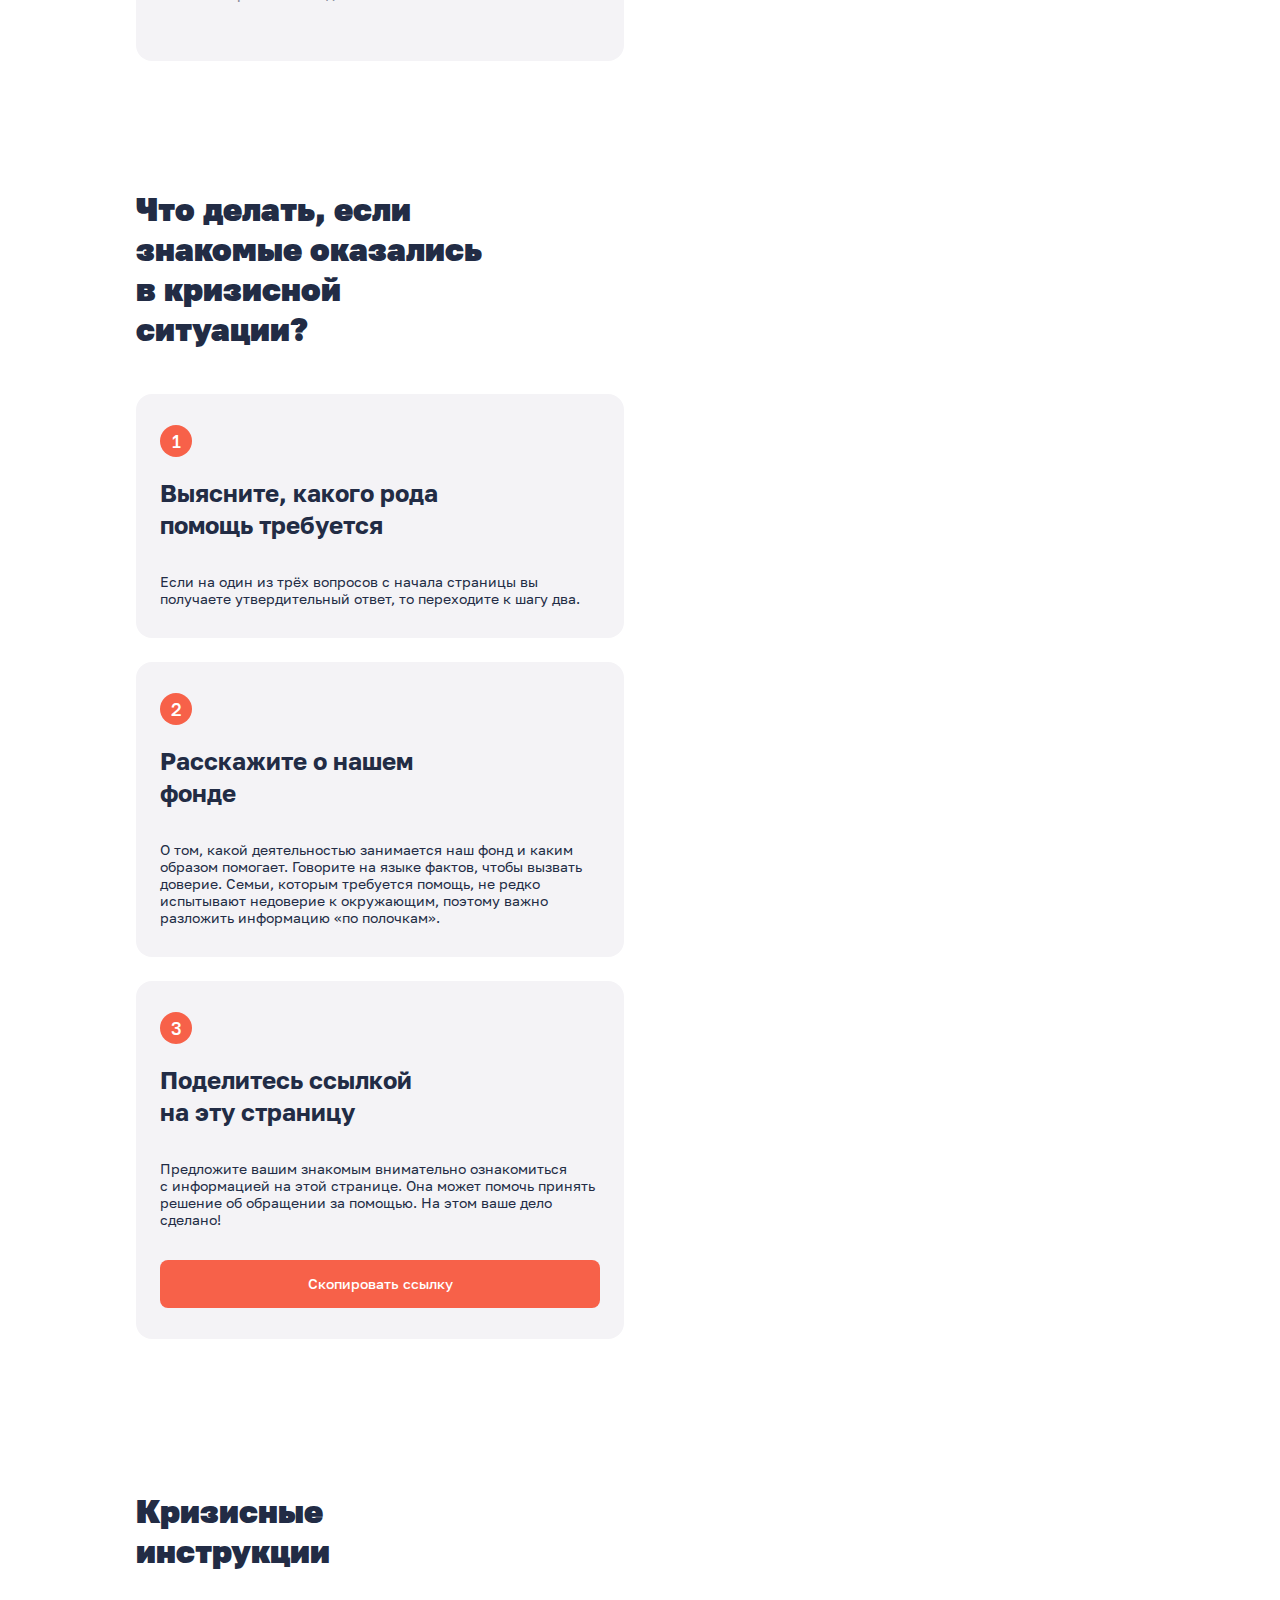
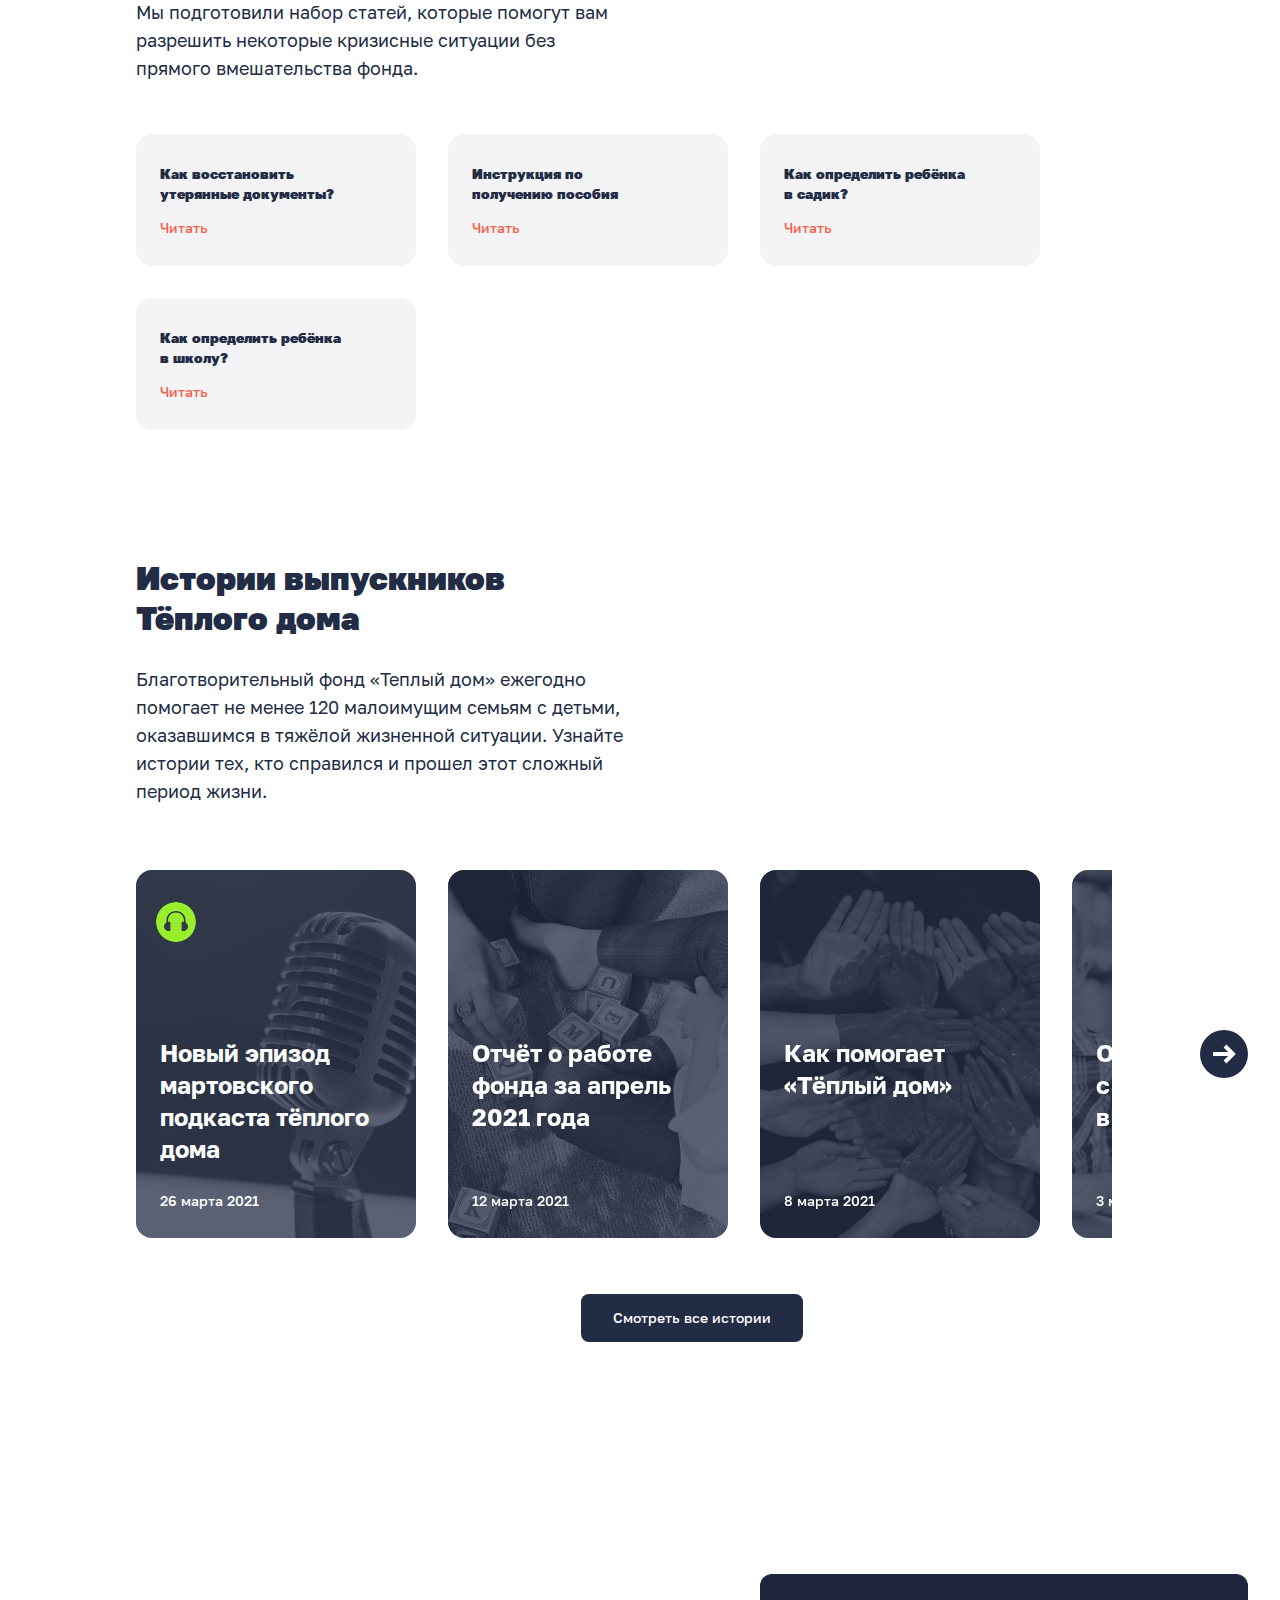
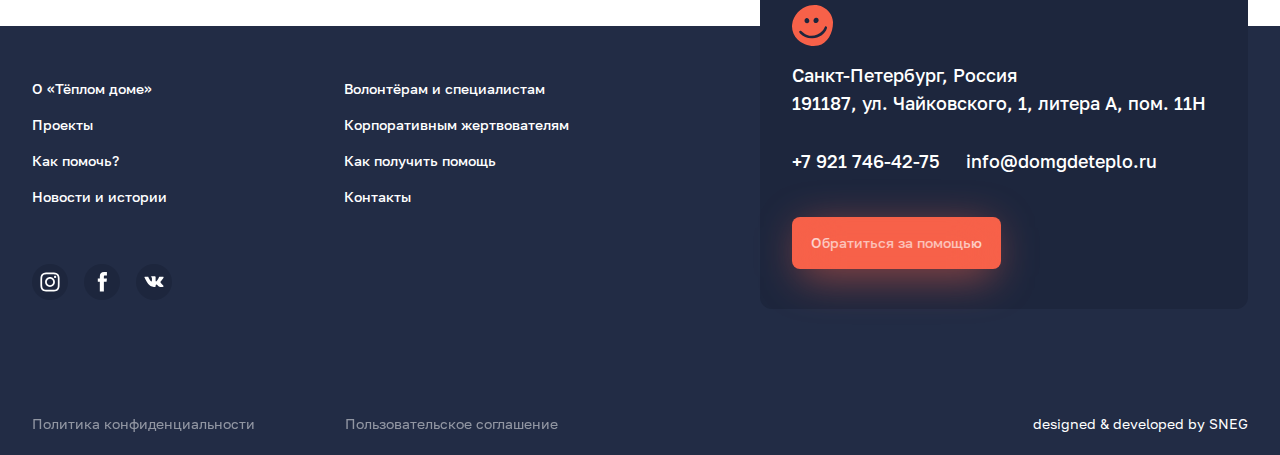
<file: howtogethelp.html>
<!DOCTYPE html>
<html lang="ru">

<head>
    <meta charset="utf-8">
    <meta name="viewport" content="width=device-width, initial-scale=1">
    <meta name="format-detection" content="telephone=no">
    <meta name="format-detection" content="date=no">
    <meta name="format-detection" content="address=no">
    <meta name="format-detection" content="email=no">
    <meta content="notranslate" name="google">
    <meta property="og:image" content="img/sharing/logo.png">
    <meta property="vk:image" content="img/sharing/logo.png">
    <meta name="twitter:image:src" content="img/sharing/logo.png">
    <link rel="icon" type="image/ico" sizes="16x16" href="img/favicon/favicon-16x16.ico">
    <link rel="stylesheet" href="css/style.min.css">
    <meta name="msapplication-TileColor" content="#da532c">
    <meta name="theme-color" content="#fffff">
    <meta name="msapplication-navbutton-color" content="#000">
    <meta name="apple-mobile-web-app-status-bar-style" content="#000">
    <title>Как получить помощь?</title>
</head>

<body>
    <header class="header">
        <div class="container"><button class="burger" aria-label="бургер" id="headerBurger" data-target-id="headerBurger" data-target-class-toggle=".burger__menu_open"><span>бургер</span></button>
            <div class="burger__menu">
                <div class="burger__menu-close"><button class="btn burger__menu-close-btn"></button><a class="logo burger__logo" href="/"><img src="img/sprite/logo.svg" alt="лого" width="57" height="64" /></a></div>
                <div class="burger__menu-content"><button class="btn header__nav-top-button btn_white burger__btn btn-open-modal-js" data-name="modal-donate">Помочь сейчас</button><button class="btn header__nav-top-button btn_orange burger__btn btn-open-modal-js" data-name="modal-need-help">Получить помощь</button>
                    <ul class="burger__menu-list">
                        <li class="burger__menu-list-item burger__menu-list-item_active"><a class="burger__menu-list-item-link" href="/">Главная</a></li>
                        <li class="burger__menu-list-item"><a class="burger__menu-list-item-link" href="about.html">О фонде</a></li>
                        <li class="burger__menu-list-item"><a class="burger__menu-list-item-link" href="projects.html">Проекты</a></li>
                        <li class="burger__menu-list-item"><a class="burger__menu-list-item-link" href="howtohelp.html">Как помочь?</a></li>
                        <li class="burger__menu-list-item"><a class="burger__menu-list-item-link" href="howtogethelp.html">Как получить помощь?</a></li>
                        <li class="burger__menu-list-item"><a class="burger__menu-list-item-link" href="employees.html">Волонтёрам</a></li>
                        <li class="burger__menu-list-item"><a class="burger__menu-list-item-link" href="employees.html">Компаниям</a></li>
                        <li class="burger__menu-list-item"><a class="burger__menu-list-item-link" href="/">Главная</a></li>
                    </ul>
                    <div class="burger-description"><a class="burger-description-adress" href="#">Санкт-Петербург, Ул. Чайковского, 1, литера А, пом. 11Н</a><a class="burger-description-adress" href="tel:+79217464275">+7 921 746-42-75</a><a class="burger-description-adress" href="mailto:info@domgdeteplo.ru">info@domgdeteplo.ru</a></div>
                    <div class="burger__social"><a class="burger__social-item burger__social-item_instagram" href="#"></a><a class="burger__social-item burger__social-item_facebook" href="#"></a><a class="burger__social-item burger__social-item_vk" href="#"></a></div>
                </div>
            </div><a class="logo header__logo" href="/"><img src="img/sprite/logo.svg" alt="лого" /></a>
            <div class="header__nav-top">
                <div class="header__nav-top-description"><a class="header__nav-top-adress" href="#">Санкт-Петербург, Ул. Чайковского, 1, литера А, пом. 11Н</a><a class="header__nav-top-adress" href="tel:+79217464275">+7 921 746-42-75</a><a class="header__nav-top-adress" href="mailto:info@domgdeteplo.ru">info@domgdeteplo.ru</a></div><button class="btn header__nav-top-button btn_white btn-open-modal-js" data-name="modal-donate">Помочь сейчас</button><button class="btn header__nav-top-button btn_orange btn-open-modal-js" data-name="modal-need-help">Получить помощь</button>
            </div>
            <div class="header__nav-bottom">
                <ul class="header__nav-bottom-menu">
                    <li class="header__nav-bottom-menu-item "><a class="header__nav-bottom-menu-item-link" href="/">Главная</a></li>
                    <li class="header__nav-bottom-menu-item header__nav-bottom-menu-itemjs "><a class="header__nav-bottom-menu-item-link" href="about.html">О фонде</a>
                        <ul class="header__nav-bottom-submenu header__nav-bottom-submenujs">
                            <li class="header__nav-bottom-submenu-item"><a class="header__nav-bottom-submenu-item-link" href="about.html">О «Тёплом доме»</a></li>
                            <li class="header__nav-bottom-submenu-item"><a class="header__nav-bottom-submenu-item-link" href="employees.html">Сотрудники</a></li>
                            <li class="header__nav-bottom-submenu-item"><a class="header__nav-bottom-submenu-item-link" href="reports.html">Отчёты</a></li>
                            <li class="header__nav-bottom-submenu-item"><a class="header__nav-bottom-submenu-item-link" href="employees.html">Попечительский совет</a></li>
                            <li class="header__nav-bottom-submenu-item"><a class="header__nav-bottom-submenu-item-link" href="contacts.html">Документы и реквизиты</a></li>
                            <li class="header__nav-bottom-submenu-item"><a class="header__nav-bottom-submenu-item-link" href="award.html">Наши награды</a></li>
                        </ul>
                    </li>
                    <li class="header__nav-bottom-menu-item "><a class="header__nav-bottom-menu-item-link" href="projects.html">Проекты</a></li>
                    <li class="header__nav-bottom-menu-item "><a class="header__nav-bottom-menu-item-link" href="howtohelp.html">Как помочь?</a></li>
                    <li class="header__nav-bottom-menu-item header__nav-bottom-menu-item_active"><a class="header__nav-bottom-menu-item-link" href="howtogethelp.html">Как получить помощь?</a></li>
                    <li class="header__nav-bottom-menu-item "><a class="header__nav-bottom-menu-item-link" href="#">Волонтёрам</a></li>
                    <li class="header__nav-bottom-menu-item "><a class="header__nav-bottom-menu-item-link" href="#">Компаниям</a></li>
                    <li class="header__nav-bottom-menu-item "><a class="header__nav-bottom-menu-item-link" href="contacts.html">Контакты</a></li>
                </ul>
            </div>
        </div>
    </header>
    <main class="main">
        <div class="modal-need-help">
            <div class="needhelp false modal-need-help__block">
                <div class="needhelp__container-btn btn-close-js" data-name="modal-need-help"></div>
                <p class="needhelp__title false">Нужна помощь? <span>Свяжитесь с нами</span></p>
                <div class="needhelp__blocks">
                    <div class="needhelp__container false">
                        <div class="needhelp__formblock false">
                            <form class="needhelp__form" action="/" method="POST"><input class="needhelp__form-input" type="text" name="name" placeholder="Имя" /><input class="needhelp__form-input" type="tel" name="tel" placeholder="Телефон" /><input class="needhelp__form-input" type="email" name="email" placeholder="Почта*" required="required" /><textarea class="needhelp__form-input needhelp__form-input_height" name="situation" placeholder="Опишите ситуацию и укажите, какая именно помощь нужна на данный момент"></textarea></form><input class="needhelp__form-btn" type="submit" />
                            <p class="needhelp__desc">Продолжая вы соглашаетесь с условиями оферты, политики в отношении обработки и защиты персональных данных и даёте согласие на обработку своих персональных данных.</p>
                        </div>
                    </div>
                    <div class="needhelp__contacts">
                        <p class="needhelp__contacts-text">Контакты для связи</p><a class="needhelp__contacts-tel" href="tel:+78122758165">+7 (812) 275-81-65</a><a class="needhelp__contacts-tel" href="tel:+79216579018">+7 (921) 657-90-18</a><a class="needhelp__contacts-tel" href="mailto:info@domgdeteplo.ru">info@domgdeteplo.ru</a>
                        <p class="needhelp__contacts-text">Обратите внимание</p>
                        <p class="needhelp__contacts-desc">Фонд не оказывает семьям разовую помощь. Получение натуральной помощи возможно только при участии семьи в других наших программах.</p>
                        <p class="needhelp__contacts-desc">Также фонд «Теплый дом» не оказывает финансовую помощь на лечение и реабилитацию детей взрослых, а также не помогает купить недвижимость, выплатить кредиты или ипотеку.</p>
                    </div>
                </div>
            </div>
        </div>
        <div class="modal-donate">
            <div class="block-donate block-donate_nobg" data-name="help">
                <div class="block-donate__btn-close btn-close-js" data-name="modal-donate"></div>
                <h2 class="block-donate__title">Помочь <span class="block-donate__title_black">«Тёплому дому»</span></h2>
                <div class="block-donate__container">
                    <form class="block-donate__form" action="/add_movie" method="POST">
                        <ul class="block-donate__donates">
                            <li class="block-donate__donates-donate" data-sum="100">100 ₽</li>
                            <li class="block-donate__donates-donate block-donate__donates-donate_active" data-sum="500">500 ₽</li>
                            <li class="block-donate__donates-donate" data-sum="1000">1 000 ₽</li>
                            <li class="block-donate__donates-donate" data-sum="1500">1 500 ₽</li>
                            <li class="block-donate__donates-donate" data-sum="3000">3 000 ₽</li>
                        </ul>
                        <div class="block-donate__other-sum">
                            <div class="block-donate__input"><input class="block-donate__other-donate" type="number" name="title" placeholder="Другая сумма" /></div>
                            <div class="block-donate__type-card"><label><input type="radio" name="card" id="mastercard" />
                                    <div class="block-donate__card block-donate__other-mastercard"></div>
                                </label><label><input type="radio" name="card" id="mastercard" />
                                    <div class="block-donate__card block-donate__other-visa"></div>
                                </label></div>
                        </div>
                        <div class="block-donate__data"><input class="block-donate__data-email" type="email" name="email" value="" placeholder="Почта*" required="required" /><input class="block-donate__data-name" type="text" name="name" value="" placeholder="Имя" /></div>
                        <div class="block-donate__btns"><input class="block-donate__btns-month btn-open-modal-js" type="submit" value="Помогать ежемесячно" data-name="modal-donate-thanks" /><input class="block-donate__btns-single" type="submit" value="Помочь один раз" /></div>
                        <div class="block-donate__rules">Продолжая вы соглашаетесь с условиями <span class="block-donate__rules_underline">оферты</span>, <span class="block-donate__rules_underline">политики</span> в отношении обработки и защиты персональных данных и даёте <span class="block-donate__rules_underline">согласие</span> на обработку своих персональных данных.</div>
                    </form>
                    <div class="block-donate__other-help">
                        <p class="block-donate__other-help-text">Не обязательно оказывать помощь в рамках конкретных проектов. Можно пожертвовать и просто так, а мы самостоятельно определим, куда важнее всего сейчас направить ваши деньги.</p>
                        <p class="block-donate__other-help-text">Кроме того не обязательно помогать деньгами, есть и другие способы.</p><a class="linkarrow block-donate__other-help_ml" href="howtohelp.html">Как ещё можно помочь?</a>
                    </div>
                </div>
            </div>
        </div>
        <div class="howtogethelp">
            <div class="container">
                <div class="page-header-sheet howtogethelp__links">
                    <div class="container page-header-sheet__container swiper-container-links">
                        <h1 class="page-header-sheet__title">Как получить помощь?</h1>
                        <ul class="block-links swiper-wrapper page-header-sheet__links">
                            <li class="block-links__item swiper-slide"><a class="block-links__item-link block-links__item-link_active" href="#how">Кому мы помогаем?</a></li>
                            <li class="block-links__item swiper-slide"><a class="block-links__item-link " href="#howdowehelp">Как мы помогаем?</a></li>
                            <li class="block-links__item swiper-slide"><a class="block-links__item-link " href="#needhelp">Получить помощь сейчас</a></li>
                            <li class="block-links__item swiper-slide"><a class="block-links__item-link " href="#help">Помочь знакомым</a></li>
                            <li class="block-links__item swiper-slide"><a class="block-links__item-link " href="#instruction">Кризисные инструкции</a></li>
                        </ul>
                    </div>
                </div>
                <div class="content">
                    <div class="block-article ">
                        <div class="block-article__container " id="how">
                            <div class="block-article__contentblock">
                                <div class="block-article__block">
                                    <div class="block-article__content">
                                        <h2 class="block-article__content-title">Кому мы помогаем?</h2>
                                        <p class="block-article__content-text">Благотворительный фонд «Теплый дом» ежегодно помогает не менее 120 малоимущим семьям с детьми, оказавшимся в тяжёлой жизненной ситуации. Если вы утвердительно отвечаете на один из заданных ниже вопросов, то мы можем вам помочь.</p>
                                    </div>
                                    <div class="block-article__content-questions ">
                                        <div class="block-article__questions ">
                                            <div class="block-article__questions-num">1</div>
                                            <h3 class="block-article__questions-title">Нуждается ли семья в материальной помощи?</h3>
                                            <p class="block-article__questions-text">В таких случаях оказываем <span class="block-article__questions-text_orange">материальную помощь</span>, которая включает в себя предостовление продуктовых наборов, сертификатов в супермаркеты, магазины одежды, на детские товары и многое другое.</p>
                                        </div>
                                    </div>
                                    <div class="block-article__content-questions ">
                                        <div class="block-article__questions ">
                                            <div class="block-article__questions-num">2</div>
                                            <h3 class="block-article__questions-title">Есть ли в семье острая кризисная ситуация?</h3>
                                            <p class="block-article__questions-text">В таких случаях оказываем <span class="block-article__questions-text_orange">социально-правовую помощь</span>. Помогаем в оформлении документов, социальных выплат. Ведём диалог с органами опеки и содействуем в устройстве детей в детский сад.</p>
                                            <p class="block-article__questions-text">Если необходимо, дополнительно оказываем <span class="block-article__questions-text_orange">индивидуальную поддержку</span> в виде помощи и консультаций психолога.</p>
                                        </div>
                                    </div>
                                    <div class="block-article__content-questions ">
                                        <div class="block-article__questions ">
                                            <div class="block-article__questions-num">3</div>
                                            <h3 class="block-article__questions-title">Есть ли проблемы в отношениях детей и родителей?</h3>
                                            <p class="block-article__questions-text">В таких случаях организуем <span class="block-article__questions-text_orange">занятия и тренинги</span> в которые входят группы поддержки для родителей и подростков, семейные социально-педагогические тренинги, развивающие занятия для дошкольников и многие другие.</p>
                                            <p class="block-article__questions-text">Кроме того организуем <span class="block-article__questions-text_orange">семейные выходные</span>, которые помогают сплачать семью за счёт участия в общих праздниках, семейных экскурсиях.</p>
                                            <p class="block-article__questions-text">Отдельно организуем и <span class="block-article__questions-text_orange">лентние семейные каникулы</span>, на которых семья может поехать на южные дачи фонда.</p>
                                        </div>
                                    </div>
                                </div>
                            </div>
                            <div class="block-article__content-img"><img class="block-article__content-img-1" src="img/content/type_lion.jpg" alt="Картинка" /><img class="block-article__content-img-2" src="img/content/family.jpg" alt="Картинка" /></div>
                        </div>
                    </div>
                    <div class="block-article  howtogethelp__howtogethelp">
                        <div class="block-article__container " id="#">
                            <div class="block-article__contentblock">
                                <div class="block-article__block">
                                    <div class="block-article__content">
                                        <h2 class="block-article__content-title"></h2>
                                        <p class="block-article__content-text"></p>
                                    </div>
                                    <div class="block-article__content-questions block-article__content-questions_width">
                                        <div class="block-article__questions block-article__questions_gradient">
                                            <div class="block-article__questions-num">?</div>
                                            <h3 class="block-article__questions-title">Если мы не получаем утвердительного ответа ни на один из поставленных вопросов, то семья не нуждается в нашей помощи.</h3>Если у вас есть вопросы о предоставлении помощи, можем проконсультировать вас по телефону +7 921 746-42-75
                                        </div>
                                        <div class="block-article__questions-links-gradient"><a class="block-article__questions-links-title_white" href="#">Ответили «Да» на один из вопросов?</a><a class="linkarrow block-article__questions-links-link_white" href="#">Получите помощь</a></div>
                                    </div>
                                </div>
                            </div>
                        </div>
                    </div>
                    <div class="block-article  howtogethelp__how">
                        <div class="block-article__container " id="howdowehelp">
                            <div class="block-article__contentblock">
                                <div class="block-article__block">
                                    <div class="block-article__content">
                                        <h2 class="block-article__content-title">Как мы помогаем?</h2>
                                        <p class="block-article__content-text">Мы в «Тёплом доме» стараемся комплексно поддерживать семью, которая нуждается в помощи. Наши специалисты с самого начала работы с семьей определяют те направления помощи, которые нужны конкретной семье. Все их можно определить в несколько категорий.</p>
                                    </div>
                                    <div class="block-article__content-questions">
                                        <div class="block-article__questions">
                                            <h3 class="block-article__questions-title">Натуральная помощь</h3>Включает в себя предостовление продуктовых наборов, сертификатов в супермаркеты, магазины одежды, на детские товары и многое другое.<a class="linkarrow block-article__questions-links-link block-article__questions-links-link_visible" href="#">Узнать больше</a>
                                        </div>
                                    </div>
                                    <div class="block-article__content-questions">
                                        <div class="block-article__questions">
                                            <h3 class="block-article__questions-title">Социальная помощь</h3>Помогаем в оформлении документов, социальных выплат. Ведём диалог с органами опеки и содействуем в устройстве детей в детский сад.<a class="linkarrow block-article__questions-links-link block-article__questions-links-link_visible" href="#">Узнать больше</a>
                                        </div>
                                    </div>
                                    <div class="block-article__content-questions">
                                        <div class="block-article__questions">
                                            <h3 class="block-article__questions-title">Проекты</h3>
                                            <p class="block-article__questions-text">Участие наших подопечных в проектах помогает достичь того, что дети растут в своей семье, поступают в школу и успешно учатся, матери находят работу, детско-родительские отношения налаживаются, и семьи находят свое место в обществе.
                                            <p>
                                            <p class="block-article__questions-text">Организуем <span class="block-article__questions-text_orange">занятия и тренинги</span> в которые входят группы поддержки для родителей и подростков, семейные социально-педагогические тренинги, развивающие занятия для дошкольников и многие другие.</p><a class="linkarrow block-article__questions-links-link block-article__questions-links-link_visible" href="#">Смотреть проекты</a>
                                        </div>
                                    </div>
                                </div>
                            </div>
                        </div>
                    </div>
                    <div class="bubble-block block-article-header__bubble content howtogethelp_bubble"><svg class="bubble-block__img bubble-block__img_not-link bubble-block__img_bubbleStar">
                            <use xlink:href="img/symbols.svg#bubble_star"></use>
                        </svg>
                        <h2>Нужна помощь? Свяжитесь с нами</h2>
                    </div>
                    <div class="needhelp needhelp_nobg content howtogethelp__needhelp" id="needhelp">
                        <p class="needhelp__title needhelp__title_off">Нужна помощь? <span>Свяжитесь с нами</span></p>
                        <div class="needhelp__blocks">
                            <div class="needhelp__container needhelp__container_bg">
                                <div class="needhelp__formblock needhelp__formblock_bg">
                                    <form class="needhelp__form" action="/" method="POST"><input class="needhelp__form-input" type="text" name="name" placeholder="Имя" /><input class="needhelp__form-input" type="tel" name="tel" placeholder="Телефон" /><input class="needhelp__form-input" type="email" name="email" placeholder="Почта*" required="required" /><textarea class="needhelp__form-input needhelp__form-input_height" name="situation" placeholder="Опишите ситуацию и укажите, какая именно помощь нужна на данный момент"></textarea></form><input class="needhelp__form-btn" type="submit" />
                                    <p class="needhelp__desc">Продолжая вы соглашаетесь с условиями оферты, политики в отношении обработки и защиты персональных данных и даёте согласие на обработку своих персональных данных.</p>
                                </div>
                            </div>
                            <div class="needhelp__contacts">
                                <p class="needhelp__contacts-text">Контакты для связи</p><a class="needhelp__contacts-tel" href="tel:+78122758165">+7 (812) 275-81-65</a><a class="needhelp__contacts-tel" href="tel:+79216579018">+7 (921) 657-90-18</a><a class="needhelp__contacts-tel" href="mailto:info@domgdeteplo.ru">info@domgdeteplo.ru</a>
                                <p class="needhelp__contacts-text">Обратите внимание</p>
                                <p class="needhelp__contacts-desc">Фонд не оказывает семьям разовую помощь. Получение натуральной помощи возможно только при участии семьи в других наших программах.</p>
                                <p class="needhelp__contacts-desc">Также фонд «Теплый дом» не оказывает финансовую помощь на лечение и реабилитацию детей взрослых, а также не помогает купить недвижимость, выплатить кредиты или ипотеку.</p>
                            </div>
                        </div>
                    </div>
                    <div class="block-article  howtogethelp_whattodo">
                        <div class="block-article__container " id="help">
                            <div class="block-article__contentblock">
                                <div class="block-article__block">
                                    <div class="block-article__content">
                                        <h2 class="block-article__content-title">Что делать, если знакомые оказались в кризисной ситуации?</h2>
                                        <p class="block-article__content-text"></p>
                                    </div>
                                    <div class="block-article__content-questions ">
                                        <div class="block-article__questions ">
                                            <div class="block-article__questions-num">1</div>
                                            <h3 class="block-article__questions-title">Выясните, какого рода помощь требуется</h3>Если на один из трёх вопросов с начала страницы вы получаете утвердительный ответ, то переходите к шагу два.
                                        </div>
                                    </div>
                                    <div class="block-article__content-questions ">
                                        <div class="block-article__questions ">
                                            <div class="block-article__questions-num">2</div>
                                            <h3 class="block-article__questions-title">Расскажите о нашем фонде</h3>О том, какой деятельностью занимается наш фонд и каким образом помогает. Говорите на языке фактов, чтобы вызвать доверие. Семьи, которым требуется помощь, не редко испытывают недоверие к окружающим, поэтому важно разложить информацию «по полочкам».
                                        </div>
                                    </div>
                                    <div class="block-article__content-questions ">
                                        <div class="block-article__questions ">
                                            <div class="block-article__questions-num">3</div>
                                            <h3 class="block-article__questions-title">Поделитесь ссылкой на эту страницу</h3>Предложите вашим знакомым внимательно ознакомиться с информацией на этой странице. Она может помочь принять решение об обращении за помощью. На этом ваше дело сделано!<a class="block-article__questions-btn block-article__questions_orange" href="#">Скопировать ссылку</a>
                                        </div>
                                    </div>
                                </div>
                            </div>
                        </div>
                    </div>
                    <div class="block-article  howtogethelp_instruction">
                        <div class="block-article__container block-article__container_column" id="instruction">
                            <div class="block-article__contentblock">
                                <div class="block-article__block">
                                    <div class="block-article__content">
                                        <h2 class="block-article__content-title">Кризисные инструкции</h2>
                                        <p class="block-article__content-text">Мы подготовили набор статей, которые помогут вам разрешить некоторые кризисные ситуации без прямого вмешательства фонда.</p>
                                    </div>
                                </div>
                            </div>
                            <ul class="block-article__content-links">
                                <li class="block-article__content-links-item block-article__content-links-item_instr"><a class="block-article__content-links-item-link_noarrow" href="#">
                                        <p class="block-article__content-links-item-title block-article__content-links-item-title_instr">Как восстановить утерянные документы?</p>
                                        <p class="block-article__content-links-item-desc">Читать</p>
                                    </a></li>
                                <li class="block-article__content-links-item block-article__content-links-item_instr"><a class="block-article__content-links-item-link_noarrow" href="#">
                                        <p class="block-article__content-links-item-title block-article__content-links-item-title_instr">Инструкция по получению пособия</p>
                                        <p class="block-article__content-links-item-desc">Читать</p>
                                    </a></li>
                                <li class="block-article__content-links-item block-article__content-links-item_instr"><a class="block-article__content-links-item-link_noarrow" href="#">
                                        <p class="block-article__content-links-item-title block-article__content-links-item-title_instr">Как определить ребёнка в садик?</p>
                                        <p class="block-article__content-links-item-desc">Читать</p>
                                    </a></li>
                                <li class="block-article__content-links-item block-article__content-links-item_instr"><a class="block-article__content-links-item-link_noarrow" href="#">
                                        <p class="block-article__content-links-item-title block-article__content-links-item-title_instr">Как определить ребёнка в школу?</p>
                                        <p class="block-article__content-links-item-desc">Читать</p>
                                    </a></li>
                            </ul>
                        </div>
                    </div>
                    <div class="block-article  howtogethelp_history">
                        <div class="block-article__container " id="history">
                            <div class="block-article__contentblock">
                                <div class="block-article__block">
                                    <div class="block-article__content">
                                        <h2 class="block-article__content-title">Истории выпускников Тёплого дома</h2>
                                        <p class="block-article__content-text">Благотворительный фонд «Теплый дом» ежегодно помогает не менее 120 малоимущим семьям с детьми, оказавшимся в тяжёлой жизненной ситуации. Узнайте истории тех, кто справился и прошел этот сложный период жизни.</p>
                                    </div>
                                </div>
                            </div>
                        </div>
                    </div>
                    <div class="howtogethelp_news">
                        <div class="container news-history__container">
                            <div class="news-history__cards-container howtogethelp_history_slider howtogethelp_history_slider_nobg">
                                <div class="swiper-container swiper-container-news">
                                    <ul class="block-news-history swiper-wrapper ">
                                        <li class="block-news-history__card block-news-history__card_audio  swiper-slide"><a href="news_full.html"><img class="block-news-history__card-img" src="img/sprite/podkast.png" alt="Картинка" />
                                                <div class="block-news-history__card-content ">
                                                    <h3 class="block-news-history__card-content-title">Новый эпизод мартовского подкаста тёплого дома</h3>
                                                    <p class="block-news-history__card-content-date">26 марта 2021</p>
                                                </div>
                                            </a></li>
                                        <li class="block-news-history__card block-news-history__card_  swiper-slide"><a href="news_full.html"><img class="block-news-history__card-img" src="img/sprite/otchet.png" alt="Картинка" />
                                                <div class="block-news-history__card-content ">
                                                    <h3 class="block-news-history__card-content-title">Отчёт о работе фонда за апрель 2021 года</h3>
                                                    <p class="block-news-history__card-content-date">12 марта 2021</p>
                                                </div>
                                            </a></li>
                                        <li class="block-news-history__card block-news-history__card_  swiper-slide"><a href="news_full.html"><img class="block-news-history__card-img" src="img/sprite/ruki.png" alt="Картинка" />
                                                <div class="block-news-history__card-content ">
                                                    <h3 class="block-news-history__card-content-title">Как помогает «Тёплый дом»</h3>
                                                    <p class="block-news-history__card-content-date">8 марта 2021</p>
                                                </div>
                                            </a></li>
                                        <li class="block-news-history__card block-news-history__card_  swiper-slide"><a href="news_full.html"><img class="block-news-history__card-img" src="img/sprite/repetitor.png" alt="Картинка" />
                                                <div class="block-news-history__card-content ">
                                                    <h3 class="block-news-history__card-content-title">О занятиях с репетиторами в марте</h3>
                                                    <p class="block-news-history__card-content-date">3 марта 2021</p>
                                                </div>
                                            </a></li>
                                        <li class="block-news-history__card block-news-history__card_  swiper-slide"><a href="news_full.html"><img class="block-news-history__card-img" src="img/sprite/ruki.png" alt="Картинка" />
                                                <div class="block-news-history__card-content ">
                                                    <h3 class="block-news-history__card-content-title">Как помогает «Тёплый дом»</h3>
                                                    <p class="block-news-history__card-content-date">8 марта 2021</p>
                                                </div>
                                            </a></li>
                                        <li class="block-news-history__card block-news-history__card_  swiper-slide"><a href="news_full.html"><img class="block-news-history__card-img" src="img/sprite/repetitor.png" alt="Картинка" />
                                                <div class="block-news-history__card-content ">
                                                    <h3 class="block-news-history__card-content-title">О занятиях с репетиторами в марте</h3>
                                                    <p class="block-news-history__card-content-date">3 марта 2021</p>
                                                </div>
                                            </a></li>
                                        <li class="block-news-history__card block-news-history__card_  swiper-slide"><a href="news_full.html"><img class="block-news-history__card-img" src="img/sprite/otchet.png" alt="Картинка" />
                                                <div class="block-news-history__card-content ">
                                                    <h3 class="block-news-history__card-content-title">Отчёт о работе фонда за апрель 2021 года</h3>
                                                    <p class="block-news-history__card-content-date">12 марта 2021</p>
                                                </div>
                                            </a></li>
                                        <li class="block-news-history__card block-news-history__card_  swiper-slide"><a href="news_full.html"><img class="block-news-history__card-img" src="img/sprite/podkast.png" alt="Картинка" />
                                                <div class="block-news-history__card-content ">
                                                    <h3 class="block-news-history__card-content-title">Новый эпизод мартовского подкаста тёплого дома</h3>
                                                    <p class="block-news-history__card-content-date">26 марта 2021</p>
                                                </div>
                                            </a></li>
                                        <li class="block-news-history__card block-news-history__card_  swiper-slide"><a href="news_full.html"><img class="block-news-history__card-img" src="img/sprite/podkast.png" alt="Картинка" />
                                                <div class="block-news-history__card-content ">
                                                    <h3 class="block-news-history__card-content-title">Новый эпизод мартовского подкаста тёплого дома</h3>
                                                    <p class="block-news-history__card-content-date">26 марта 2021</p>
                                                </div>
                                            </a></li>
                                        <li class="block-news-history__card block-news-history__card_  swiper-slide"><a href="news_full.html"><img class="block-news-history__card-img" src="img/sprite/otchet.png" alt="Картинка" />
                                                <div class="block-news-history__card-content ">
                                                    <h3 class="block-news-history__card-content-title">Отчёт о работе фонда за апрель 2021 года</h3>
                                                    <p class="block-news-history__card-content-date">12 марта 2021</p>
                                                </div>
                                            </a></li>
                                        <li class="block-news-history__card block-news-history__card_audio  swiper-slide"><a href="news_full.html"><img class="block-news-history__card-img" src="img/sprite/ruki.png" alt="Картинка" />
                                                <div class="block-news-history__card-content ">
                                                    <h3 class="block-news-history__card-content-title">Как помогает «Тёплый дом»</h3>
                                                    <p class="block-news-history__card-content-date">8 марта 2021</p>
                                                </div>
                                            </a></li>
                                        <li class="block-news-history__card block-news-history__card_  swiper-slide"><a href="news_full.html"><img class="block-news-history__card-img" src="img/sprite/repetitor.png" alt="Картинка" />
                                                <div class="block-news-history__card-content ">
                                                    <h3 class="block-news-history__card-content-title">О занятиях с репетиторами в марте</h3>
                                                    <p class="block-news-history__card-content-date">3 марта 2021</p>
                                                </div>
                                            </a></li>
                                    </ul>
                                </div>
                                <div class="news-history__cards-container-arrow">
                                    <div class="news-history__cards-container-arrow-img"></div>
                                </div>
                            </div><a class="btn  btn--black howtogethelp__btn" href="news.html">Смотреть все истории</a>
                        </div>
                    </div>
                </div>
            </div>
        </div>
    </main>
    <footer class="footer">
        <div class="container footer__container">
            <div class="footer__nav">
                <ul class="footer__nav-list">
                    <li class="footer__nav-list-item"><a href="about.html">О «Тёплом доме»</a></li>
                    <li class="footer__nav-list-item"><a href="projects.html">Проекты</a></li>
                    <li class="footer__nav-list-item"><a href="howtohelp.html">Как помочь?</a></li>
                    <li class="footer__nav-list-item"><a href="news.html">Новости и истории</a></li>
                </ul>
                <ul class="footer__nav-list">
                    <li class="footer__nav-list-item"><a href="">Волонтёрам и специалистам</a></li>
                    <li class="footer__nav-list-item"><a href="">Корпоративным жертвователям</a></li>
                    <li class="footer__nav-list-item"><a href="howtogethelp.html">Как получить помощь</a></li>
                    <li class="footer__nav-list-item"><a href="contacts.html">Контакты</a></li>
                </ul>
                <ul class="footer__social">
                    <li class="footer__social-icon footer__social_instagram"></li>
                    <li class="footer__social-icon footer__social_facebook"></li>
                    <li class="footer__social-icon footer__social_vk"></li>
                </ul>
            </div>
            <div class="footer__address">
                <div class="footer__address-desc">
                    <p>Санкт-Петербург, Россия
                        191187, ул. Чайковского, 1, литера А, пом. 11Н</p>
                    <p><a href="tel:+79217464275">+7 921 746-42-75</a><a href="mailto:info@domgdeteplo.ru"><span>info@domgdeteplo.ru</span></a></p>
                </div><button class="btn footer__address-button btn_orange btn-open-modal-js" data-name="modal-need-help">Обратиться за помощью</button>
            </div>
        </div>
        <div class="footer__copyright container">
            <div class="footer__copyright-politics"><a href="#">Политика конфиденциальности</a><a href="#">Пользовательское соглашение</a></div><a href="#">designed &amp; developed by SNEG</a>
        </div>
    </footer><script src="libs/jquery/dist/jquery.min.js"></script><script src="js/custom.js"></script>
</body>

</html>
</file>
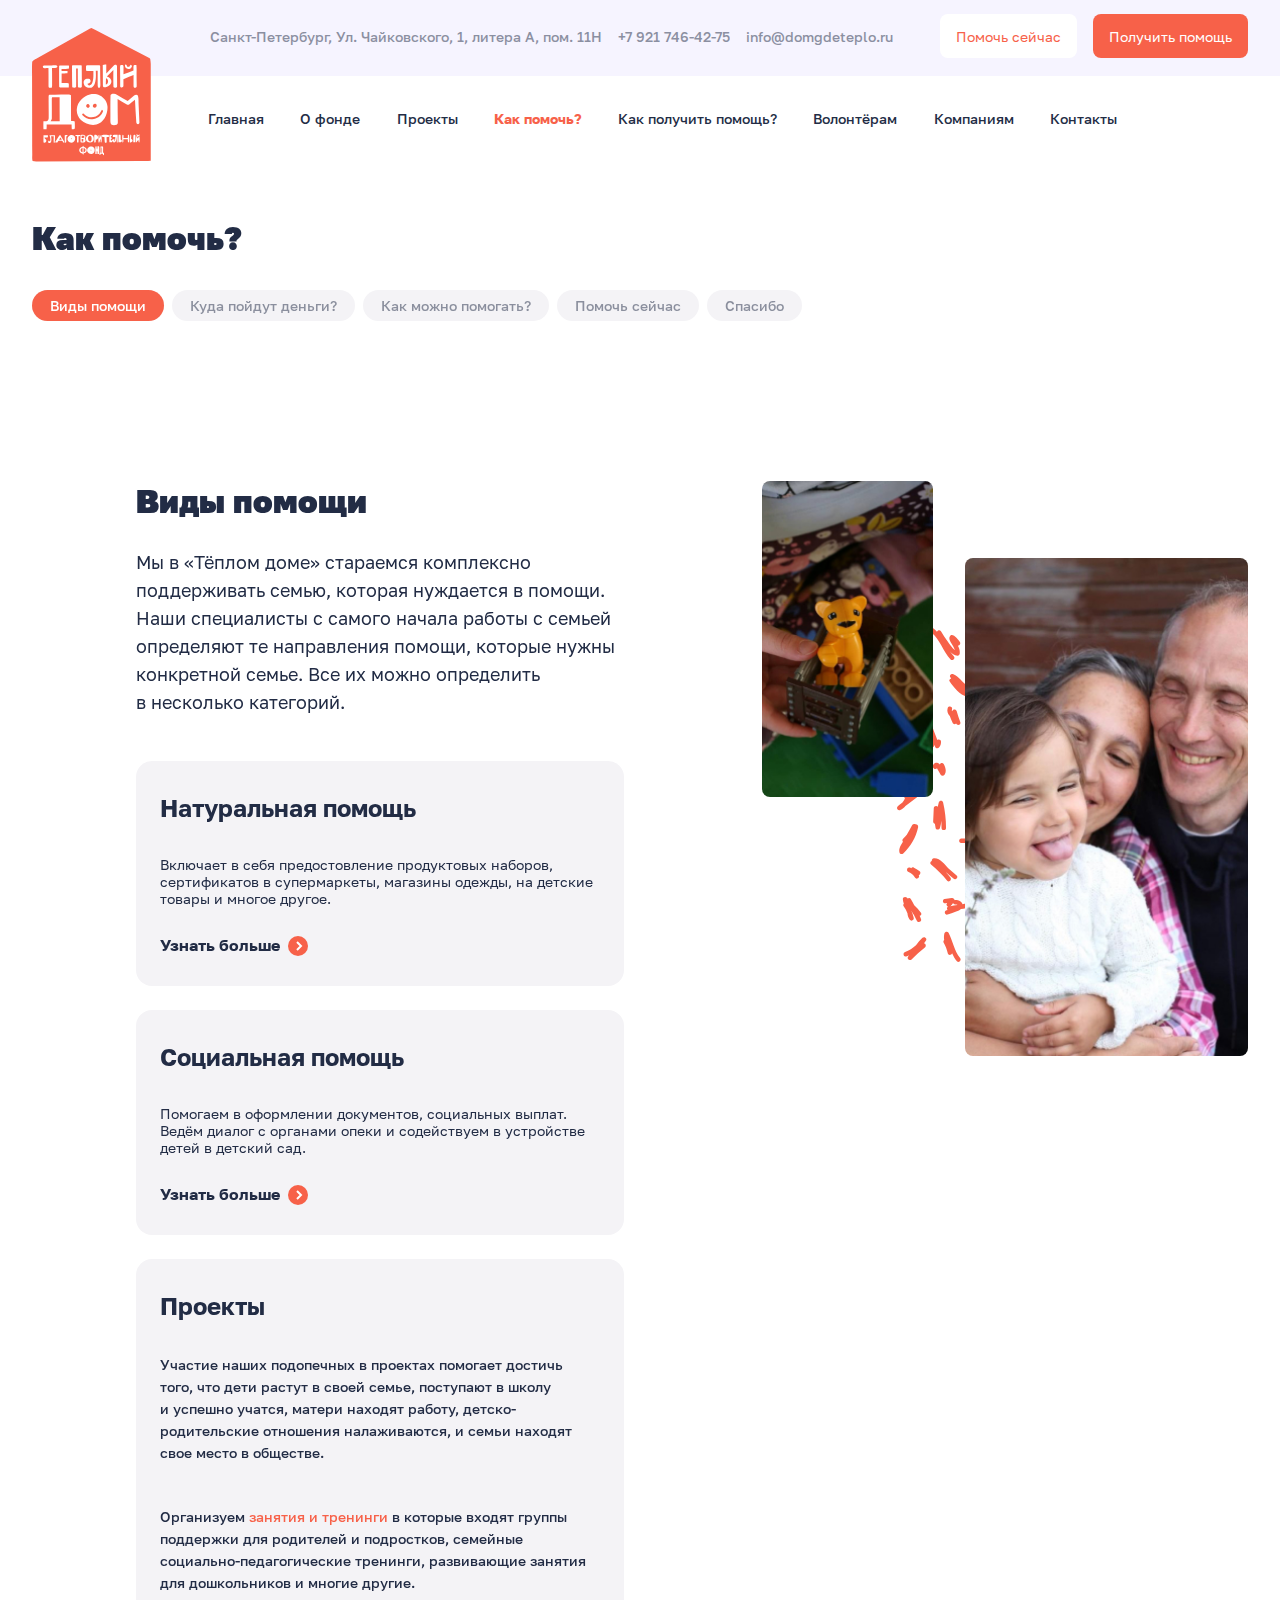
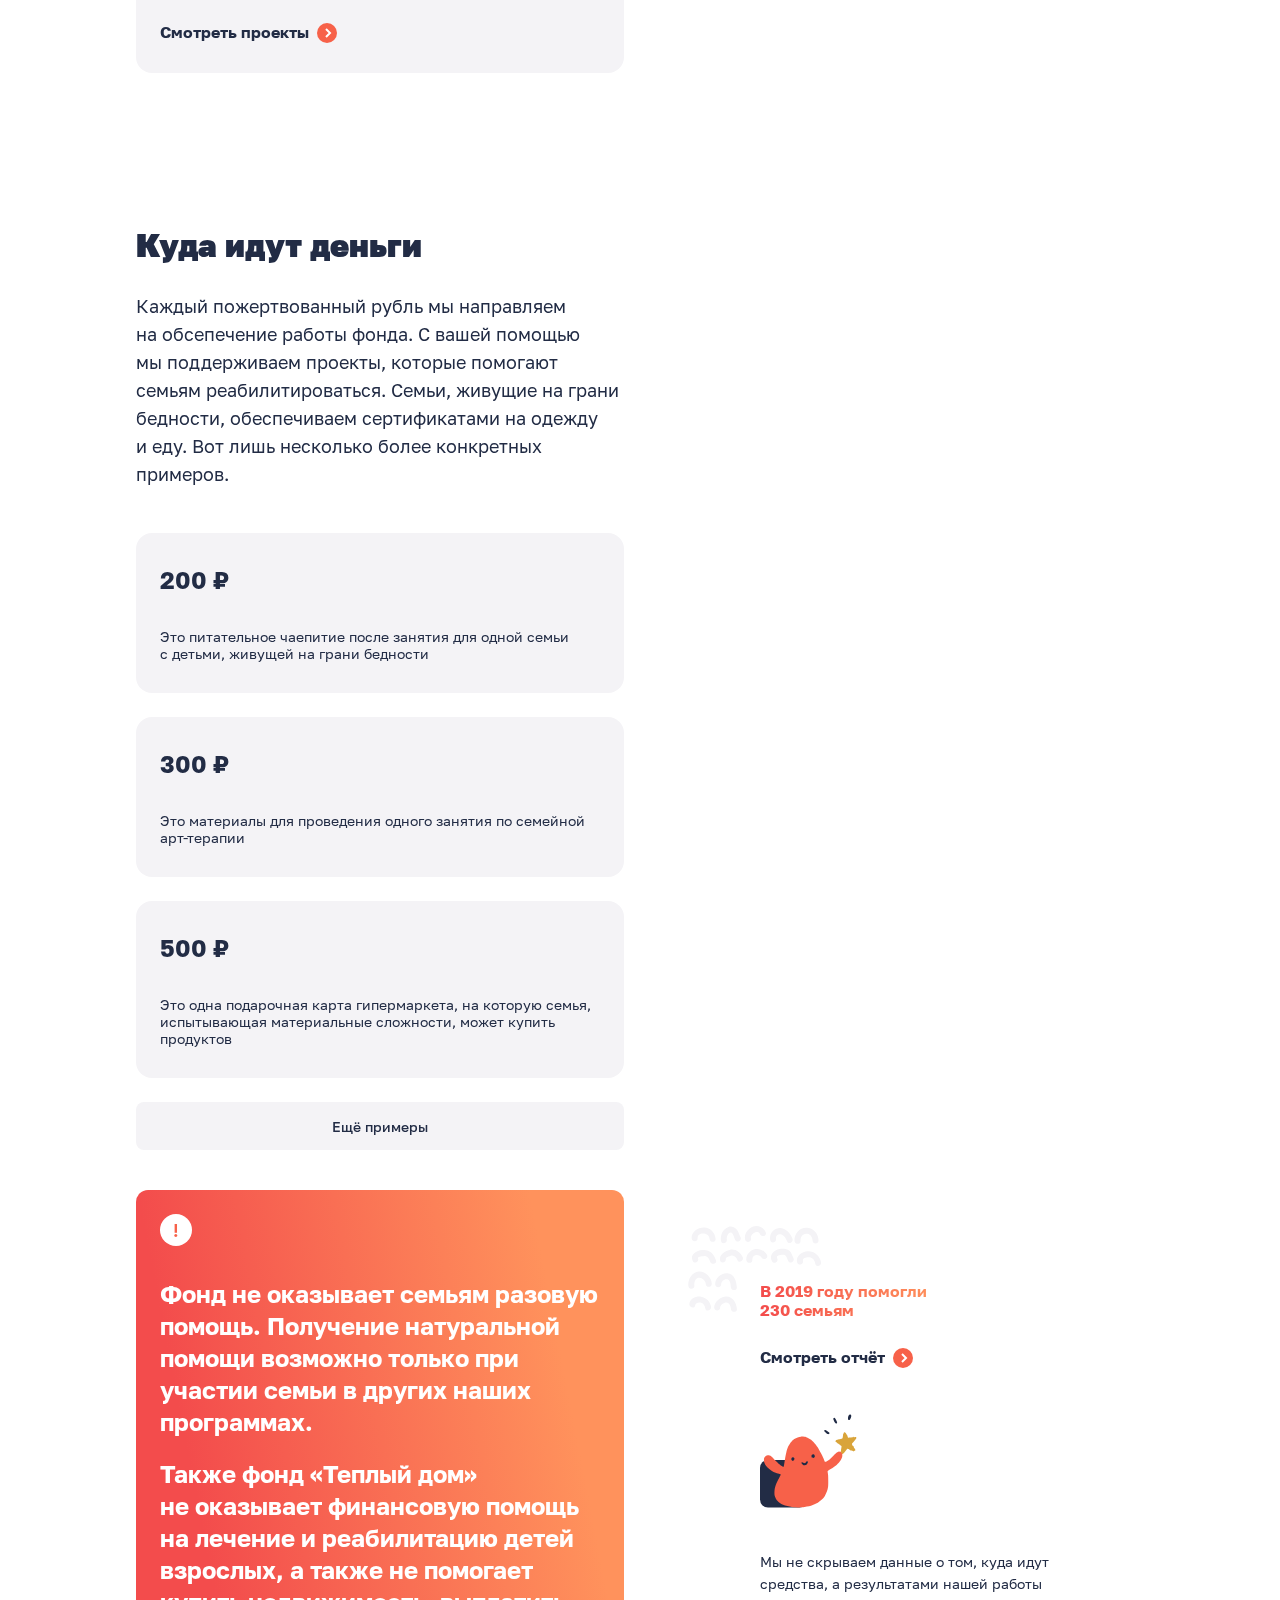
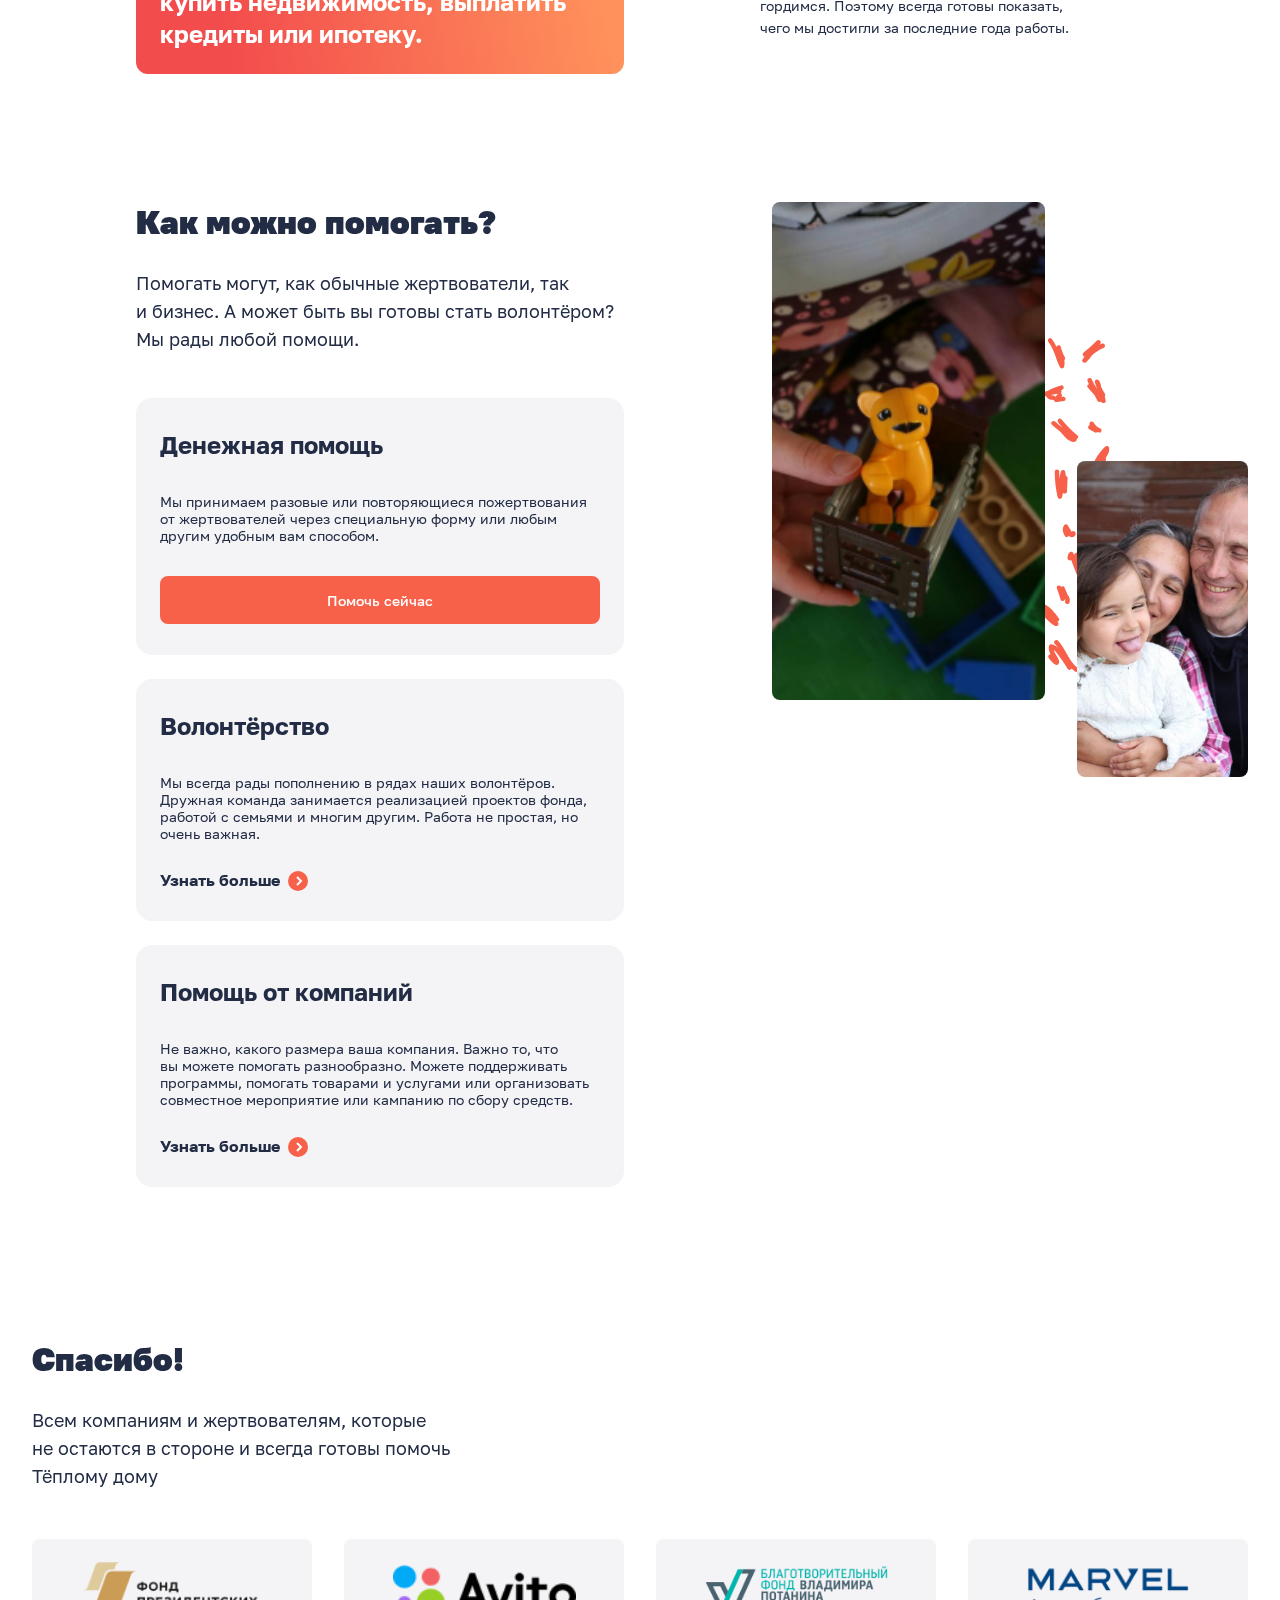
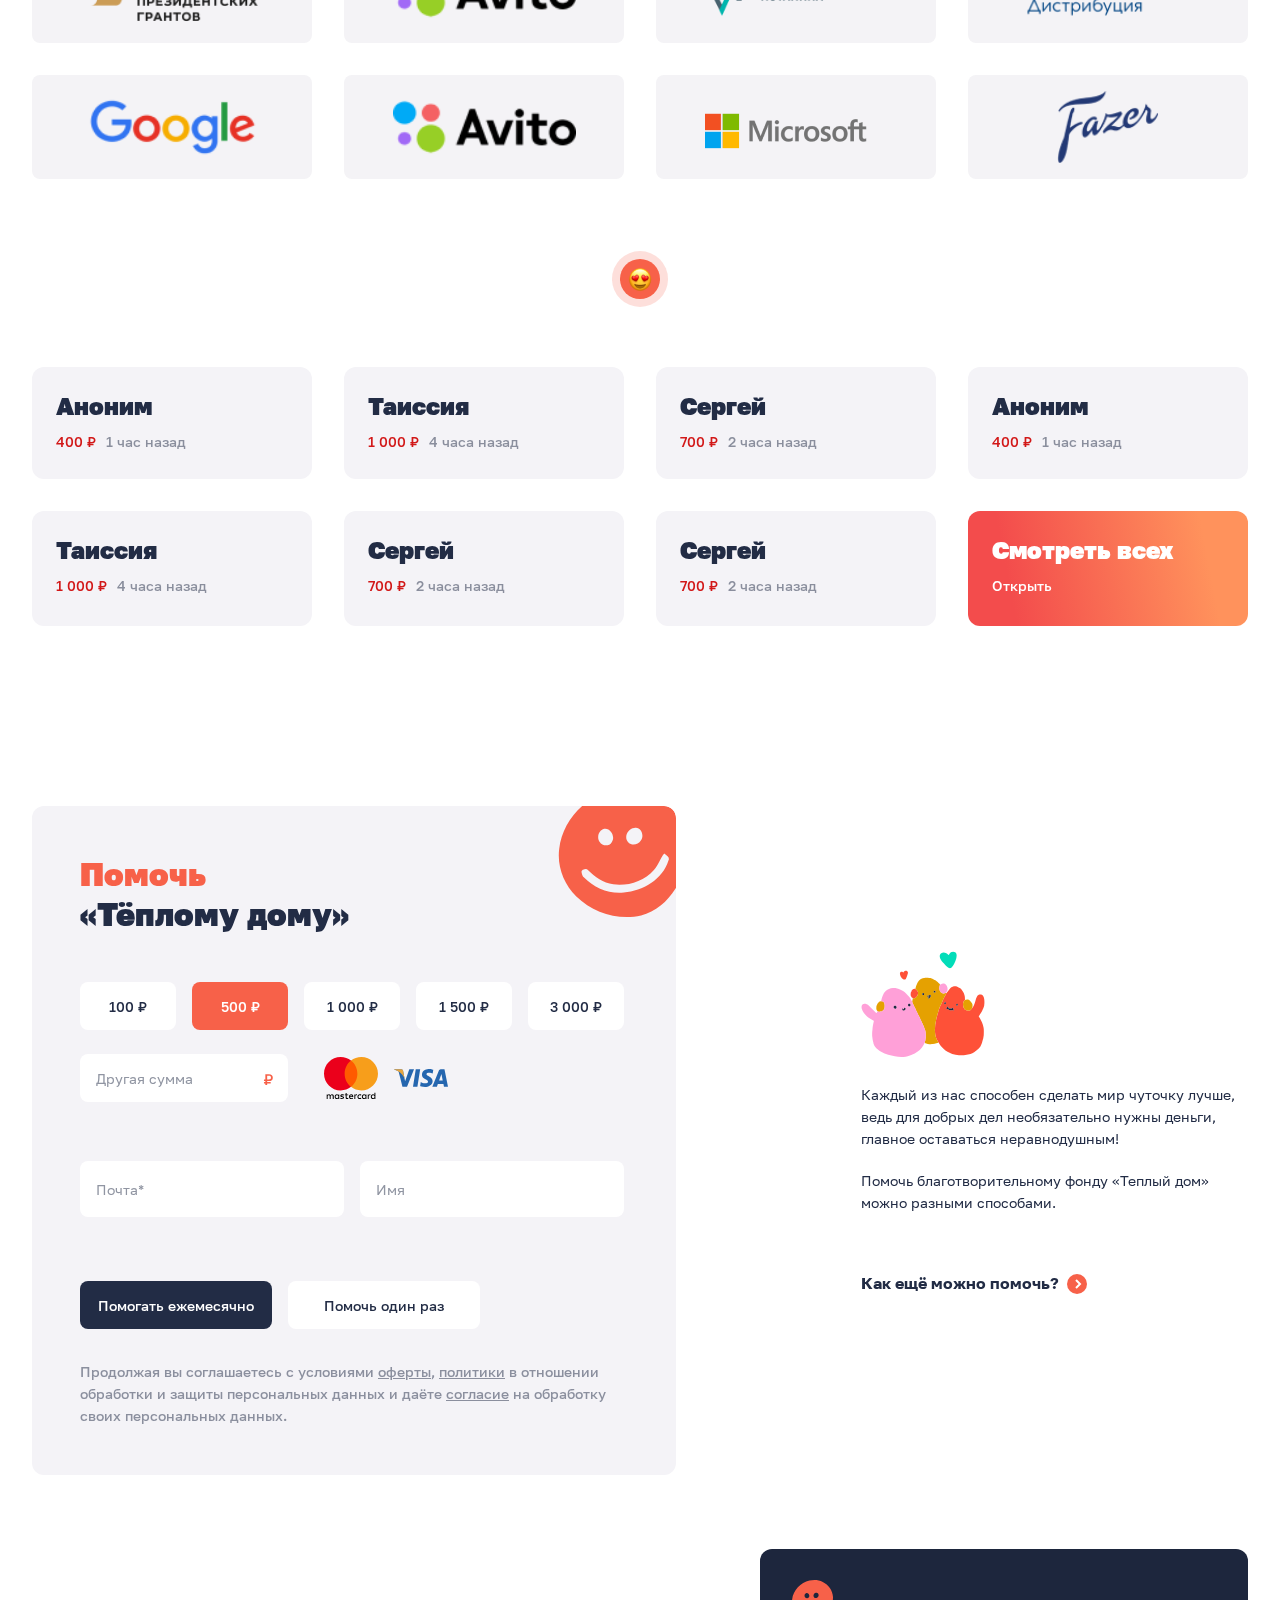
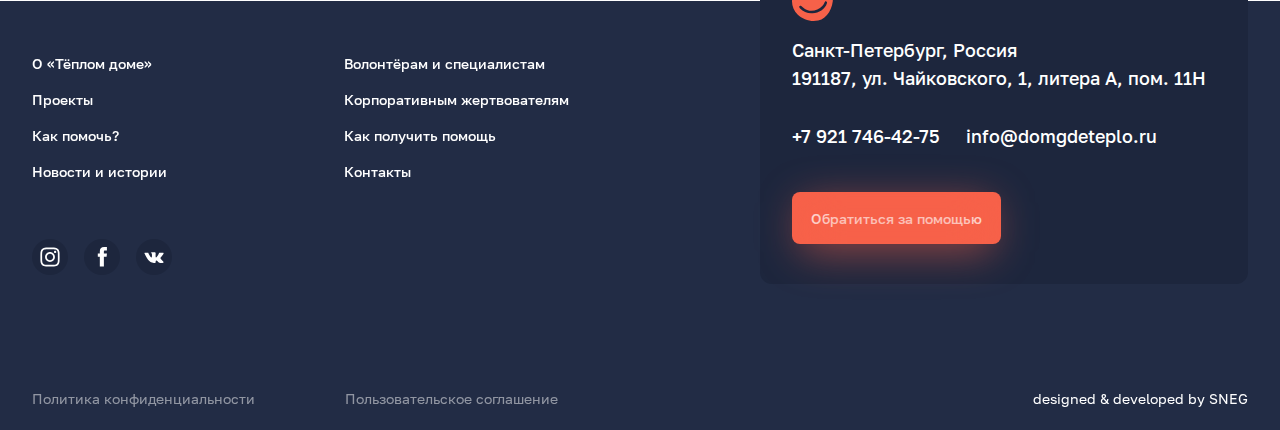
<file: howtohelp.html>
<!DOCTYPE html>
<html lang="ru">

<head>
    <meta charset="utf-8">
    <meta name="viewport" content="width=device-width, initial-scale=1">
    <meta name="format-detection" content="telephone=no">
    <meta name="format-detection" content="date=no">
    <meta name="format-detection" content="address=no">
    <meta name="format-detection" content="email=no">
    <meta content="notranslate" name="google">
    <meta property="og:image" content="img/sharing/logo.png">
    <meta property="vk:image" content="img/sharing/logo.png">
    <meta name="twitter:image:src" content="img/sharing/logo.png">
    <link rel="icon" type="image/ico" sizes="16x16" href="img/favicon/favicon-16x16.ico">
    <link rel="stylesheet" href="css/style.min.css">
    <meta name="msapplication-TileColor" content="#da532c">
    <meta name="theme-color" content="#fffff">
    <meta name="msapplication-navbutton-color" content="#000">
    <meta name="apple-mobile-web-app-status-bar-style" content="#000">
    <title>Как помочь?</title>
</head>

<body>
    <header class="header">
        <div class="container"><button class="burger" aria-label="бургер" id="headerBurger" data-target-id="headerBurger" data-target-class-toggle=".burger__menu_open"><span>бургер</span></button>
            <div class="burger__menu">
                <div class="burger__menu-close"><button class="btn burger__menu-close-btn"></button><a class="logo burger__logo" href="/"><img src="img/sprite/logo.svg" alt="лого" width="57" height="64" /></a></div>
                <div class="burger__menu-content"><button class="btn header__nav-top-button btn_white burger__btn btn-open-modal-js" data-name="modal-donate">Помочь сейчас</button><button class="btn header__nav-top-button btn_orange burger__btn btn-open-modal-js" data-name="modal-need-help">Получить помощь</button>
                    <ul class="burger__menu-list">
                        <li class="burger__menu-list-item burger__menu-list-item_active"><a class="burger__menu-list-item-link" href="/">Главная</a></li>
                        <li class="burger__menu-list-item"><a class="burger__menu-list-item-link" href="about.html">О фонде</a></li>
                        <li class="burger__menu-list-item"><a class="burger__menu-list-item-link" href="projects.html">Проекты</a></li>
                        <li class="burger__menu-list-item"><a class="burger__menu-list-item-link" href="howtohelp.html">Как помочь?</a></li>
                        <li class="burger__menu-list-item"><a class="burger__menu-list-item-link" href="howtogethelp.html">Как получить помощь?</a></li>
                        <li class="burger__menu-list-item"><a class="burger__menu-list-item-link" href="employees.html">Волонтёрам</a></li>
                        <li class="burger__menu-list-item"><a class="burger__menu-list-item-link" href="employees.html">Компаниям</a></li>
                        <li class="burger__menu-list-item"><a class="burger__menu-list-item-link" href="/">Главная</a></li>
                    </ul>
                    <div class="burger-description"><a class="burger-description-adress" href="#">Санкт-Петербург, Ул. Чайковского, 1, литера А, пом. 11Н</a><a class="burger-description-adress" href="tel:+79217464275">+7 921 746-42-75</a><a class="burger-description-adress" href="mailto:info@domgdeteplo.ru">info@domgdeteplo.ru</a></div>
                    <div class="burger__social"><a class="burger__social-item burger__social-item_instagram" href="#"></a><a class="burger__social-item burger__social-item_facebook" href="#"></a><a class="burger__social-item burger__social-item_vk" href="#"></a></div>
                </div>
            </div><a class="logo header__logo" href="/"><img src="img/sprite/logo.svg" alt="лого" /></a>
            <div class="header__nav-top">
                <div class="header__nav-top-description"><a class="header__nav-top-adress" href="#">Санкт-Петербург, Ул. Чайковского, 1, литера А, пом. 11Н</a><a class="header__nav-top-adress" href="tel:+79217464275">+7 921 746-42-75</a><a class="header__nav-top-adress" href="mailto:info@domgdeteplo.ru">info@domgdeteplo.ru</a></div><button class="btn header__nav-top-button btn_white btn-open-modal-js" data-name="modal-donate">Помочь сейчас</button><button class="btn header__nav-top-button btn_orange btn-open-modal-js" data-name="modal-need-help">Получить помощь</button>
            </div>
            <div class="header__nav-bottom">
                <ul class="header__nav-bottom-menu">
                    <li class="header__nav-bottom-menu-item "><a class="header__nav-bottom-menu-item-link" href="/">Главная</a></li>
                    <li class="header__nav-bottom-menu-item header__nav-bottom-menu-itemjs "><a class="header__nav-bottom-menu-item-link" href="about.html">О фонде</a>
                        <ul class="header__nav-bottom-submenu header__nav-bottom-submenujs">
                            <li class="header__nav-bottom-submenu-item"><a class="header__nav-bottom-submenu-item-link" href="about.html">О «Тёплом доме»</a></li>
                            <li class="header__nav-bottom-submenu-item"><a class="header__nav-bottom-submenu-item-link" href="employees.html">Сотрудники</a></li>
                            <li class="header__nav-bottom-submenu-item"><a class="header__nav-bottom-submenu-item-link" href="reports.html">Отчёты</a></li>
                            <li class="header__nav-bottom-submenu-item"><a class="header__nav-bottom-submenu-item-link" href="employees.html">Попечительский совет</a></li>
                            <li class="header__nav-bottom-submenu-item"><a class="header__nav-bottom-submenu-item-link" href="contacts.html">Документы и реквизиты</a></li>
                            <li class="header__nav-bottom-submenu-item"><a class="header__nav-bottom-submenu-item-link" href="award.html">Наши награды</a></li>
                        </ul>
                    </li>
                    <li class="header__nav-bottom-menu-item "><a class="header__nav-bottom-menu-item-link" href="projects.html">Проекты</a></li>
                    <li class="header__nav-bottom-menu-item header__nav-bottom-menu-item_active"><a class="header__nav-bottom-menu-item-link" href="howtohelp.html">Как помочь?</a></li>
                    <li class="header__nav-bottom-menu-item "><a class="header__nav-bottom-menu-item-link" href="howtogethelp.html">Как получить помощь?</a></li>
                    <li class="header__nav-bottom-menu-item "><a class="header__nav-bottom-menu-item-link" href="#">Волонтёрам</a></li>
                    <li class="header__nav-bottom-menu-item "><a class="header__nav-bottom-menu-item-link" href="#">Компаниям</a></li>
                    <li class="header__nav-bottom-menu-item "><a class="header__nav-bottom-menu-item-link" href="contacts.html">Контакты</a></li>
                </ul>
            </div>
        </div>
    </header>
    <main class="main">
        <div class="modal-thanks">
            <div class="modal-thanks__block">
                <div class="needhelp__container-btn btn-close-js" data-name="modal-thanks"></div>
                <p class="page-thanks__title modal-thanks__title">Спасибо вам <span>за помощь</span></p>
                <ul class="modal-thanks__donaters">
                    <li class="modal-thanks__donater">
                        <p class="page-thanks__donater-name">Аноним</p>
                        <div class="page-thanks__donater-pay">
                            <p class="page-thanks__donater-sum">400 ₽</p>
                            <p class="page-thanks__donater-time">1 час назад</p>
                        </div>
                    </li>
                    <li class="modal-thanks__donater">
                        <p class="page-thanks__donater-name">Таиссия</p>
                        <div class="page-thanks__donater-pay">
                            <p class="page-thanks__donater-sum">1 000 ₽</p>
                            <p class="page-thanks__donater-time">4 часа назад</p>
                        </div>
                    </li>
                    <li class="modal-thanks__donater">
                        <p class="page-thanks__donater-name">Сергей</p>
                        <div class="page-thanks__donater-pay">
                            <p class="page-thanks__donater-sum">700 ₽</p>
                            <p class="page-thanks__donater-time">2 часа назад</p>
                        </div>
                    </li>
                    <li class="modal-thanks__donater">
                        <p class="page-thanks__donater-name">Аноним</p>
                        <div class="page-thanks__donater-pay">
                            <p class="page-thanks__donater-sum">400 ₽</p>
                            <p class="page-thanks__donater-time">1 час назад</p>
                        </div>
                    </li>
                    <li class="modal-thanks__donater">
                        <p class="page-thanks__donater-name">Таиссия</p>
                        <div class="page-thanks__donater-pay">
                            <p class="page-thanks__donater-sum">1 000 ₽</p>
                            <p class="page-thanks__donater-time">4 часа назад</p>
                        </div>
                    </li>
                    <li class="modal-thanks__donater">
                        <p class="page-thanks__donater-name">Аноним</p>
                        <div class="page-thanks__donater-pay">
                            <p class="page-thanks__donater-sum">400 ₽</p>
                            <p class="page-thanks__donater-time">1 час назад</p>
                        </div>
                    </li>
                    <li class="modal-thanks__donater">
                        <p class="page-thanks__donater-name">Таиссия</p>
                        <div class="page-thanks__donater-pay">
                            <p class="page-thanks__donater-sum">1 000 ₽</p>
                            <p class="page-thanks__donater-time">4 часа назад</p>
                        </div>
                    </li>
                    <li class="modal-thanks__donater">
                        <p class="page-thanks__donater-name">Сергей</p>
                        <div class="page-thanks__donater-pay">
                            <p class="page-thanks__donater-sum">700 ₽</p>
                            <p class="page-thanks__donater-time">2 часа назад</p>
                        </div>
                    </li>
                    <li class="modal-thanks__donater">
                        <p class="page-thanks__donater-name">Аноним</p>
                        <div class="page-thanks__donater-pay">
                            <p class="page-thanks__donater-sum">400 ₽</p>
                            <p class="page-thanks__donater-time">1 час назад</p>
                        </div>
                    </li>
                    <li class="modal-thanks__donater">
                        <p class="page-thanks__donater-name">Таиссия</p>
                        <div class="page-thanks__donater-pay">
                            <p class="page-thanks__donater-sum">1 000 ₽</p>
                            <p class="page-thanks__donater-time">4 часа назад</p>
                        </div>
                    </li>
                    <li class="modal-thanks__donater">
                        <p class="page-thanks__donater-name">Аноним</p>
                        <div class="page-thanks__donater-pay">
                            <p class="page-thanks__donater-sum">400 ₽</p>
                            <p class="page-thanks__donater-time">1 час назад</p>
                        </div>
                    </li>
                    <li class="modal-thanks__donater">
                        <p class="page-thanks__donater-name">Таиссия</p>
                        <div class="page-thanks__donater-pay">
                            <p class="page-thanks__donater-sum">1 000 ₽</p>
                            <p class="page-thanks__donater-time">4 часа назад</p>
                        </div>
                    </li>
                    <li class="modal-thanks__donater">
                        <p class="page-thanks__donater-name">Сергей</p>
                        <div class="page-thanks__donater-pay">
                            <p class="page-thanks__donater-sum">700 ₽</p>
                            <p class="page-thanks__donater-time">2 часа назад</p>
                        </div>
                    </li>
                    <li class="modal-thanks__donater">
                        <p class="page-thanks__donater-name">Аноним</p>
                        <div class="page-thanks__donater-pay">
                            <p class="page-thanks__donater-sum">400 ₽</p>
                            <p class="page-thanks__donater-time">1 час назад</p>
                        </div>
                    </li>
                    <li class="modal-thanks__donater">
                        <p class="page-thanks__donater-name">Таиссия</p>
                        <div class="page-thanks__donater-pay">
                            <p class="page-thanks__donater-sum">1 000 ₽</p>
                            <p class="page-thanks__donater-time">4 часа назад</p>
                        </div>
                    </li>
                    <li class="modal-thanks__donater">
                        <p class="page-thanks__donater-name">Аноним</p>
                        <div class="page-thanks__donater-pay">
                            <p class="page-thanks__donater-sum">400 ₽</p>
                            <p class="page-thanks__donater-time">1 час назад</p>
                        </div>
                    </li>
                    <li class="modal-thanks__donater">
                        <p class="page-thanks__donater-name">Таиссия</p>
                        <div class="page-thanks__donater-pay">
                            <p class="page-thanks__donater-sum">1 000 ₽</p>
                            <p class="page-thanks__donater-time">4 часа назад</p>
                        </div>
                    </li>
                    <li class="modal-thanks__donater">
                        <p class="page-thanks__donater-name">Сергей</p>
                        <div class="page-thanks__donater-pay">
                            <p class="page-thanks__donater-sum">700 ₽</p>
                            <p class="page-thanks__donater-time">2 часа назад</p>
                        </div>
                    </li>
                    <li class="modal-thanks__donater">
                        <p class="page-thanks__donater-name">Аноним</p>
                        <div class="page-thanks__donater-pay">
                            <p class="page-thanks__donater-sum">400 ₽</p>
                            <p class="page-thanks__donater-time">1 час назад</p>
                        </div>
                    </li>
                    <li class="modal-thanks__donater">
                        <p class="page-thanks__donater-name">Таиссия</p>
                        <div class="page-thanks__donater-pay">
                            <p class="page-thanks__donater-sum">1 000 ₽</p>
                            <p class="page-thanks__donater-time">4 часа назад </p>
                        </div>
                    </li>
                    <li class="modal-thanks__donater">
                        <p class="page-thanks__donater-name">Аноним</p>
                        <div class="page-thanks__donater-pay">
                            <p class="page-thanks__donater-sum">400 ₽</p>
                            <p class="page-thanks__donater-time">1 час назад</p>
                        </div>
                    </li>
                    <li class="modal-thanks__donater">
                        <p class="page-thanks__donater-name">Таиссия</p>
                        <div class="page-thanks__donater-pay">
                            <p class="page-thanks__donater-sum">1 000 ₽</p>
                            <p class="page-thanks__donater-time">4 часа назад</p>
                        </div>
                    </li>
                    <li class="modal-thanks__donater">
                        <p class="page-thanks__donater-name">Сергей</p>
                        <div class="page-thanks__donater-pay">
                            <p class="page-thanks__donater-sum">700 ₽</p>
                            <p class="page-thanks__donater-time">2 часа назад</p>
                        </div>
                    </li>
                    <li class="modal-thanks__donater">
                        <p class="page-thanks__donater-name">Аноним</p>
                        <div class="page-thanks__donater-pay">
                            <p class="page-thanks__donater-sum">400 ₽</p>
                            <p class="page-thanks__donater-time">1 час назад</p>
                        </div>
                    </li>
                    <li class="modal-thanks__donater">
                        <p class="page-thanks__donater-name">Таиссия</p>
                        <div class="page-thanks__donater-pay">
                            <p class="page-thanks__donater-sum">1 000 ₽</p>
                            <p class="page-thanks__donater-time">4 часа назад</p>
                        </div>
                    </li>
                    <li class="modal-thanks__donater">
                        <p class="page-thanks__donater-name">Аноним</p>
                        <div class="page-thanks__donater-pay">
                            <p class="page-thanks__donater-sum">400 ₽</p>
                            <p class="page-thanks__donater-time">1 час назад</p>
                        </div>
                    </li>
                    <li class="modal-thanks__donater">
                        <p class="page-thanks__donater-name">Таиссия</p>
                        <div class="page-thanks__donater-pay">
                            <p class="page-thanks__donater-sum">1 000 ₽</p>
                            <p class="page-thanks__donater-time">4 часа назад</p>
                        </div>
                    </li>
                    <li class="modal-thanks__donater">
                        <p class="page-thanks__donater-name">Сергей</p>
                        <div class="page-thanks__donater-pay">
                            <p class="page-thanks__donater-sum">700 ₽</p>
                            <p class="page-thanks__donater-time">2 часа назад</p>
                        </div>
                    </li>
                    <li class="modal-thanks__donater">
                        <p class="page-thanks__donater-name">Аноним</p>
                        <div class="page-thanks__donater-pay">
                            <p class="page-thanks__donater-sum">400 ₽</p>
                            <p class="page-thanks__donater-time">1 час назад</p>
                        </div>
                    </li>
                    <li class="modal-thanks__donater">
                        <p class="page-thanks__donater-name">Таиссия</p>
                        <div class="page-thanks__donater-pay">
                            <p class="page-thanks__donater-sum">1 000 ₽</p>
                            <p class="page-thanks__donater-time">4 часа назад </p>
                        </div>
                    </li>
                    <li class="modal-thanks__donater">
                        <p class="page-thanks__donater-name">Сергей</p>
                        <div class="page-thanks__donater-pay">
                            <p class="page-thanks__donater-sum">700 ₽</p>
                            <p class="page-thanks__donater-time">2 часа назад</p>
                        </div>
                    </li>
                    <li class="modal-thanks__donater">
                        <p class="page-thanks__donater-name">Аноним</p>
                        <div class="page-thanks__donater-pay">
                            <p class="page-thanks__donater-sum">400 ₽</p>
                            <p class="page-thanks__donater-time">1 час назад</p>
                        </div>
                    </li>
                    <li class="modal-thanks__donater">
                        <p class="page-thanks__donater-name">Таиссия</p>
                        <div class="page-thanks__donater-pay">
                            <p class="page-thanks__donater-sum">1 000 ₽</p>
                            <p class="page-thanks__donater-time">4 часа назад </p>
                        </div>
                    </li>
                    <li class="modal-thanks__donater">
                        <p class="page-thanks__donater-name">Аноним</p>
                        <div class="page-thanks__donater-pay">
                            <p class="page-thanks__donater-sum">400 ₽</p>
                            <p class="page-thanks__donater-time">1 час назад</p>
                        </div>
                    </li>
                    <li class="modal-thanks__donater">
                        <p class="page-thanks__donater-name">Таиссия</p>
                        <div class="page-thanks__donater-pay">
                            <p class="page-thanks__donater-sum">1 000 ₽</p>
                            <p class="page-thanks__donater-time">4 часа назад </p>
                        </div>
                    </li>
                    <li class="modal-thanks__donater modal-thanks__donater-all"><a class="page-thanks__donater-link btn-open-modal-js" href="#" data-name="modal-thanks">
                            <p class="page-thanks__donater-title">Показать ещё</p>
                        </a></li>
                </ul>
            </div>
        </div>
        <div class="modal-need-help">
            <div class="needhelp false modal-need-help__block">
                <div class="needhelp__container-btn btn-close-js" data-name="modal-need-help"></div>
                <p class="needhelp__title false">Нужна помощь? <span>Свяжитесь с нами</span></p>
                <div class="needhelp__blocks">
                    <div class="needhelp__container false">
                        <div class="needhelp__formblock false">
                            <form class="needhelp__form" action="/" method="POST"><input class="needhelp__form-input" type="text" name="name" placeholder="Имя" /><input class="needhelp__form-input" type="tel" name="tel" placeholder="Телефон" /><input class="needhelp__form-input" type="email" name="email" placeholder="Почта*" required="required" /><textarea class="needhelp__form-input needhelp__form-input_height" name="situation" placeholder="Опишите ситуацию и укажите, какая именно помощь нужна на данный момент"></textarea></form><input class="needhelp__form-btn" type="submit" />
                            <p class="needhelp__desc">Продолжая вы соглашаетесь с условиями оферты, политики в отношении обработки и защиты персональных данных и даёте согласие на обработку своих персональных данных.</p>
                        </div>
                    </div>
                    <div class="needhelp__contacts">
                        <p class="needhelp__contacts-text">Контакты для связи</p><a class="needhelp__contacts-tel" href="tel:+78122758165">+7 (812) 275-81-65</a><a class="needhelp__contacts-tel" href="tel:+79216579018">+7 (921) 657-90-18</a><a class="needhelp__contacts-tel" href="mailto:info@domgdeteplo.ru">info@domgdeteplo.ru</a>
                        <p class="needhelp__contacts-text">Обратите внимание</p>
                        <p class="needhelp__contacts-desc">Фонд не оказывает семьям разовую помощь. Получение натуральной помощи возможно только при участии семьи в других наших программах.</p>
                        <p class="needhelp__contacts-desc">Также фонд «Теплый дом» не оказывает финансовую помощь на лечение и реабилитацию детей взрослых, а также не помогает купить недвижимость, выплатить кредиты или ипотеку.</p>
                    </div>
                </div>
            </div>
        </div>
        <div class="modal-donate">
            <div class="block-donate block-donate_nobg" data-name="help">
                <div class="block-donate__btn-close btn-close-js" data-name="modal-donate"></div>
                <h2 class="block-donate__title">Помочь <span class="block-donate__title_black">«Тёплому дому»</span></h2>
                <div class="block-donate__container">
                    <form class="block-donate__form" action="/add_movie" method="POST">
                        <ul class="block-donate__donates">
                            <li class="block-donate__donates-donate" data-sum="100">100 ₽</li>
                            <li class="block-donate__donates-donate block-donate__donates-donate_active" data-sum="500">500 ₽</li>
                            <li class="block-donate__donates-donate" data-sum="1000">1 000 ₽</li>
                            <li class="block-donate__donates-donate" data-sum="1500">1 500 ₽</li>
                            <li class="block-donate__donates-donate" data-sum="3000">3 000 ₽</li>
                        </ul>
                        <div class="block-donate__other-sum">
                            <div class="block-donate__input"><input class="block-donate__other-donate" type="number" name="title" placeholder="Другая сумма" /></div>
                            <div class="block-donate__type-card"><label><input type="radio" name="card" id="mastercard" />
                                    <div class="block-donate__card block-donate__other-mastercard"></div>
                                </label><label><input type="radio" name="card" id="mastercard" />
                                    <div class="block-donate__card block-donate__other-visa"></div>
                                </label></div>
                        </div>
                        <div class="block-donate__data"><input class="block-donate__data-email" type="email" name="email" value="" placeholder="Почта*" required="required" /><input class="block-donate__data-name" type="text" name="name" value="" placeholder="Имя" /></div>
                        <div class="block-donate__btns"><input class="block-donate__btns-month btn-open-modal-js" type="submit" value="Помогать ежемесячно" data-name="modal-donate-thanks" /><input class="block-donate__btns-single" type="submit" value="Помочь один раз" /></div>
                        <div class="block-donate__rules">Продолжая вы соглашаетесь с условиями <span class="block-donate__rules_underline">оферты</span>, <span class="block-donate__rules_underline">политики</span> в отношении обработки и защиты персональных данных и даёте <span class="block-donate__rules_underline">согласие</span> на обработку своих персональных данных.</div>
                    </form>
                    <div class="block-donate__other-help">
                        <p class="block-donate__other-help-text">Не обязательно оказывать помощь в рамках конкретных проектов. Можно пожертвовать и просто так, а мы самостоятельно определим, куда важнее всего сейчас направить ваши деньги.</p>
                        <p class="block-donate__other-help-text">Кроме того не обязательно помогать деньгами, есть и другие способы.</p><a class="linkarrow block-donate__other-help_ml" href="howtohelp.html">Как ещё можно помочь?</a>
                    </div>
                </div>
            </div>
        </div>
        <div class="howtohelp">
            <div class="container">
                <div class="page-header-sheet howtohelp__links">
                    <div class="container page-header-sheet__container swiper-container-links">
                        <h1 class="page-header-sheet__title">Как помочь?</h1>
                        <ul class="block-links swiper-wrapper page-header-sheet__links">
                            <li class="block-links__item swiper-slide"><a class="block-links__item-link block-links__item-link_active" href="#type">Виды помощи</a></li>
                            <li class="block-links__item swiper-slide"><a class="block-links__item-link " href="#wheremoney">Куда пойдут деньги?</a></li>
                            <li class="block-links__item swiper-slide"><a class="block-links__item-link " href="#canyouhelp">Как можно помогать?</a></li>
                            <li class="block-links__item swiper-slide"><a class="block-links__item-link " href="#donate">Помочь сейчас</a></li>
                            <li class="block-links__item swiper-slide"><a class="block-links__item-link " href="#thanks">Спасибо</a></li>
                        </ul>
                    </div>
                </div>
                <div class="content">
                    <div class="block-article  howtohelp__typehelp">
                        <div class="block-article__container " id="type">
                            <div class="block-article__contentblock">
                                <div class="block-article__block">
                                    <div class="block-article__content">
                                        <h2 class="block-article__content-title">Виды помощи</h2>
                                        <p class="block-article__content-text">Мы в «Тёплом доме» стараемся комплексно поддерживать семью, которая нуждается в помощи. Наши специалисты с самого начала работы с семьей определяют те направления помощи, которые нужны конкретной семье. Все их можно определить в несколько категорий.</p>
                                    </div>
                                    <div class="block-article__content-questions">
                                        <div class="block-article__questions">
                                            <h3 class="block-article__questions-title">Натуральная помощь</h3>Включает в себя предостовление продуктовых наборов, сертификатов в супермаркеты, магазины одежды, на детские товары и многое другое.<a class="linkarrow block-article__questions-links-link block-article__questions-links-link_visible" href="#">Узнать больше</a>
                                        </div>
                                    </div>
                                    <div class="block-article__content-questions">
                                        <div class="block-article__questions">
                                            <h3 class="block-article__questions-title">Социальная помощь</h3>Помогаем в оформлении документов, социальных выплат. Ведём диалог с органами опеки и содействуем в устройстве детей в детский сад.<a class="linkarrow block-article__questions-links-link block-article__questions-links-link_visible" href="#">Узнать больше</a>
                                        </div>
                                    </div>
                                    <div class="block-article__content-questions">
                                        <div class="block-article__questions">
                                            <h3 class="block-article__questions-title">Проекты</h3>
                                            <p class="block-article__questions-text">Участие наших подопечных в проектах помогает достичь того, что дети растут в своей семье, поступают в школу и успешно учатся, матери находят работу, детско-родительские отношения налаживаются, и семьи находят свое место в обществе.
                                            <p>
                                            <p class="block-article__questions-text">Организуем <span class="block-article__questions-text_orange">занятия и тренинги</span> в которые входят группы поддержки для родителей и подростков, семейные социально-педагогические тренинги, развивающие занятия для дошкольников и многие другие.</p><a class="linkarrow block-article__questions-links-link block-article__questions-links-link_visible" href="#">Смотреть проекты</a>
                                        </div>
                                    </div>
                                </div>
                            </div>
                            <div class="block-article__content-img"><img class="block-article__content-img-1" src="img/content/type_lion.jpg" alt="Картинка" /><img class="block-article__content-img-2" src="img/content/family.jpg" alt="Картинка" /></div>
                        </div>
                    </div>
                    <div class="block-article  howtohelp__wheremoney">
                        <div class="block-article__container " id="wheremoney">
                            <div class="block-article__contentblock">
                                <div class="block-article__block">
                                    <div class="block-article__content">
                                        <h2 class="block-article__content-title">Куда идут деньги</h2>
                                        <p class="block-article__content-text">Каждый пожертвованный рубль мы направляем на обсепечение работы фонда. С вашей помощью мы поддерживаем проекты, которые помогают семьям реабилитироваться. Семьи, живущие на грани бедности, обеспечиваем сертификатами на одежду и еду. Вот лишь несколько более конкретных примеров.</p>
                                    </div>
                                    <div class="block-article__content-questions">
                                        <div class="block-article__questions">
                                            <p class="block-article__questions-title">200 ₽</p>Это питательное чаепитие после занятия для одной семьи с детьми, живущей на грани бедности
                                        </div>
                                    </div>
                                    <div class="block-article__content-questions">
                                        <div class="block-article__questions">
                                            <p class="block-article__questions-title">300 ₽</p>Это материалы для проведения одного занятия по семейной арт-терапии
                                        </div>
                                    </div>
                                    <div class="block-article__content-questions">
                                        <div class="block-article__questions">
                                            <p class="block-article__questions-title">500 ₽</p>Это одна подарочная карта гипермаркета, на которую семья, испытывающая материальные сложности, может купить продуктов
                                        </div>
                                    </div><a class="block-article__buttons-btn block-article__buttons-btn_gray block-article__buttons-btn_width" href="#">Ещё примеры</a>
                                </div>
                            </div>
                        </div>
                    </div>
                    <div class="howtohelp__wheremoney-block">
                        <div class="howtohelp__wheremoney-block-left">
                            <div class="howtohelp__wheremoney-block-left-num">!</div>
                            <p class="howtohelp__wheremoney-block-left-text">Фонд не оказывает семьям разовую помощь. Получение натуральной помощи возможно только при участии семьи в других наших программах.</p>
                            <p class="howtohelp__wheremoney-block-left-text">Также фонд «Теплый дом» не оказывает финансовую помощь на лечение и реабилитацию детей взрослых, а также не помогает купить недвижимость, выплатить кредиты или ипотеку.</p>
                        </div>
                        <div class="howtohelp__wheremoney-block-right">
                            <div class="howtohelp__wheremoney-block-right-link">
                                <p class="howtohelp__wheremoney-block-right-link-text">В 2019 году помогли 230 семьям</p><a class="linkarrow howtohelp__wheremoney-block-right-link-link" href="#">Смотреть отчёт</a>
                            </div>
                            <div class="howtohelp__wheremoney-block-right-bubble"><svg class="bubble-block__img bubble-block__img_bubbleStar">
                                    <use xlink:href="img/symbols.svg#bubble_star"></use>
                                </svg>
                                <p class="howtohelp__wheremoney-block-right-bubble-text">Мы не скрываем данные о том, куда идут средства, а результатами нашей работы гордимся. Поэтому всегда готовы показать, чего мы достигли за последние года работы.</p>
                            </div>
                        </div>
                    </div>
                    <div class="block-article  howtohelp__canyouhelp">
                        <div class="block-article__container " id="canyouhelp">
                            <div class="block-article__contentblock">
                                <div class="block-article__block">
                                    <div class="block-article__content">
                                        <h2 class="block-article__content-title">Как можно помогать?</h2>
                                        <p class="block-article__content-text">Помогать могут, как обычные жертвователи, так и бизнес. А может быть вы готовы стать волонтёром? Мы рады любой помощи.</p>
                                    </div>
                                    <div class="block-article__content-questions">
                                        <div class="block-article__questions">
                                            <h3 class="block-article__questions-title">Денежная помощь</h3>Мы принимаем разовые или повторяющиеся пожертвования от жертвователей через специальную форму или любым другим удобным вам способом.<a class="block-article__questions-btn btn-open-modal-js " data-name="modal-donate">Помочь сейчас</a>
                                        </div>
                                    </div>
                                    <div class="block-article__content-questions">
                                        <div class="block-article__questions">
                                            <h3 class="block-article__questions-title">Волонтёрство</h3>Мы всегда рады пополнению в рядах наших волонтёров. Дружная команда занимается реализацией проектов фонда, работой с семьями и многим другим. Работа не простая, но очень важная.<a class="linkarrow block-article__questions-links-link block-article__questions-links-link_visible" href="#">Узнать больше</a>
                                        </div>
                                    </div>
                                    <div class="block-article__content-questions">
                                        <div class="block-article__questions">
                                            <h3 class="block-article__questions-title">Помощь от компаний</h3>Не важно, какого размера ваша компания. Важно то, что вы можете помогать разнообразно. Можете поддерживать программы, помогать товарами и услугами или организовать совместное мероприятие или кампанию по сбору средств.<a class="linkarrow block-article__questions-links-link block-article__questions-links-link_visible" href="#">Узнать больше</a>
                                        </div>
                                    </div>
                                </div>
                            </div>
                            <div class="block-article__content-img"><img class="block-article__content-mirror-img-1" src="img/content/type_lion.jpg" alt="Картинка" /><img class="block-article__content-mirror-img-2" src="img/content/family.jpg" alt="Картинка" /></div>
                        </div>
                    </div>
                </div>
                <p class="howtohelp__thanks-text" id="thanks">Спасибо!</p>
                <p class="howtohelp__desc-text">Всем компаниям и жертвователям, которые не остаются в стороне и всегда готовы помочь Тёплому дому</p>
                <ul class="block-companys howtohelp__block-companys">
                    <li class="block-companys__company howtohelp__company"><a class="btn block-companys__company-link" href="#"><img class="block-companys__company-img" src="img/content/fondpresgrant.png" alt="Картинка" /></a></li>
                    <li class="block-companys__company howtohelp__company"><a class="btn block-companys__company-link" href="#"><img class="block-companys__company-img" src="img/content/avito.png" alt="Картинка" /></a></li>
                    <li class="block-companys__company howtohelp__company"><a class="btn block-companys__company-link" href="#"><img class="block-companys__company-img" src="img/content/fondpotanin.png" alt="Картинка" /></a></li>
                    <li class="block-companys__company howtohelp__company"><a class="btn block-companys__company-link" href="#"><img class="block-companys__company-img" src="img/content/marvel.png" alt="Картинка" /></a></li>
                    <li class="block-companys__company howtohelp__company"><a class="btn block-companys__company-link" href="#"><img class="block-companys__company-img" src="img/sprite/google.png" alt="Картинка" /></a></li>
                    <li class="block-companys__company howtohelp__company"><a class="btn block-companys__company-link" href="#"><img class="block-companys__company-img" src="img/sprite/avito.png" alt="Картинка" /></a></li>
                    <li class="block-companys__company howtohelp__company"><a class="btn block-companys__company-link" href="#"><img class="block-companys__company-img" src="img/sprite/microsoft.png" alt="Картинка" /></a></li>
                    <li class="block-companys__company howtohelp__company"><a class="btn block-companys__company-link" href="#"><img class="block-companys__company-img" src="img/sprite/fazer.png" alt="Картинка" /></a></li>
                </ul>
                <div class="howtohelp__smile">
                    <div class="howtohelp__smile-big">
                        <div class="howtohelp__smile-small"></div>
                    </div>
                </div>
                <ul class="page-thanks__donaters howtohelp__thanks">
                    <li class="page-thanks__donater page-thanks__donater_mr">
                        <p class="page-thanks__donater-name">Аноним</p>
                        <div class="page-thanks__donater-pay">
                            <p class="page-thanks__donater-sum">400 ₽</p>
                            <p class="page-thanks__donater-time">1 час назад</p>
                        </div>
                    </li>
                    <li class="page-thanks__donater page-thanks__donater_mr">
                        <p class="page-thanks__donater-name">Таиссия</p>
                        <div class="page-thanks__donater-pay">
                            <p class="page-thanks__donater-sum">1 000 ₽</p>
                            <p class="page-thanks__donater-time">4 часа назад</p>
                        </div>
                    </li>
                    <li class="page-thanks__donater page-thanks__donater_mr">
                        <p class="page-thanks__donater-name">Сергей</p>
                        <div class="page-thanks__donater-pay">
                            <p class="page-thanks__donater-sum">700 ₽</p>
                            <p class="page-thanks__donater-time">2 часа назад</p>
                        </div>
                    </li>
                    <li class="page-thanks__donater page-thanks__donater_mr">
                        <p class="page-thanks__donater-name">Аноним</p>
                        <div class="page-thanks__donater-pay">
                            <p class="page-thanks__donater-sum">400 ₽</p>
                            <p class="page-thanks__donater-time">1 час назад</p>
                        </div>
                    </li>
                    <li class="page-thanks__donater page-thanks__donater_mr">
                        <p class="page-thanks__donater-name">Таиссия</p>
                        <div class="page-thanks__donater-pay">
                            <p class="page-thanks__donater-sum">1 000 ₽</p>
                            <p class="page-thanks__donater-time">4 часа назад</p>
                        </div>
                    </li>
                    <li class="page-thanks__donater page-thanks__donater_mr">
                        <p class="page-thanks__donater-name">Сергей</p>
                        <div class="page-thanks__donater-pay">
                            <p class="page-thanks__donater-sum">700 ₽</p>
                            <p class="page-thanks__donater-time">2 часа назад</p>
                        </div>
                    </li>
                    <li class="page-thanks__donater page-thanks__donater_mr">
                        <p class="page-thanks__donater-name">Сергей</p>
                        <div class="page-thanks__donater-pay">
                            <p class="page-thanks__donater-sum">700 ₽</p>
                            <p class="page-thanks__donater-time">2 часа назад</p>
                        </div>
                    </li>
                    <li class="page-thanks__donater-all page-thanks__donater_mr"><a class="page-thanks__donater-link btn-open-modal-js" href="#" data-name="modal-thanks">
                            <p class="page-thanks__donater-title">Смотреть всех</p>
                            <p class="page-thanks__donater-desc">Открыть</p>
                        </a></li>
                </ul>
            </div>
        </div>
        <div class="pages-donate" id="donate">
            <div class="container pages-donate__container">
                <div class="block-donate " data-name="help">
                    <h2 class="block-donate__title">Помочь <span class="block-donate__title_black">«Тёплому дому»</span></h2>
                    <div class="block-donate__container">
                        <form class="block-donate__form" action="/add_movie" method="POST">
                            <ul class="block-donate__donates">
                                <li class="block-donate__donates-donate" data-sum="100">100 ₽</li>
                                <li class="block-donate__donates-donate block-donate__donates-donate_active" data-sum="500">500 ₽</li>
                                <li class="block-donate__donates-donate" data-sum="1000">1 000 ₽</li>
                                <li class="block-donate__donates-donate" data-sum="1500">1 500 ₽</li>
                                <li class="block-donate__donates-donate" data-sum="3000">3 000 ₽</li>
                            </ul>
                            <div class="block-donate__other-sum">
                                <div class="block-donate__input"><input class="block-donate__other-donate" type="number" name="title" placeholder="Другая сумма" /></div>
                                <div class="block-donate__type-card"><label><input type="radio" name="card" id="mastercard" />
                                        <div class="block-donate__card block-donate__other-mastercard"></div>
                                    </label><label><input type="radio" name="card" id="mastercard" />
                                        <div class="block-donate__card block-donate__other-visa"></div>
                                    </label></div>
                            </div>
                            <div class="block-donate__data"><input class="block-donate__data-email" type="email" name="email" value="" placeholder="Почта*" required="required" /><input class="block-donate__data-name" type="text" name="name" value="" placeholder="Имя" /></div>
                            <div class="block-donate__btns"><input class="block-donate__btns-month btn-open-modal-js" type="submit" value="Помогать ежемесячно" data-name="modal-donate-thanks" /><input class="block-donate__btns-single" type="submit" value="Помочь один раз" /></div>
                            <div class="block-donate__rules">Продолжая вы соглашаетесь с условиями <span class="block-donate__rules_underline">оферты</span>, <span class="block-donate__rules_underline">политики</span> в отношении обработки и защиты персональных данных и даёте <span class="block-donate__rules_underline">согласие</span> на обработку своих персональных данных.</div>
                        </form>
                    </div>
                </div>
                <div class="pages-donate__other-help">
                    <div class="bubble-block"><svg class="bubble-block__img bubble-block__img_threebubble ">
                            <use xlink:href="img/symbols.svg#free_heroes"></use>
                        </svg>
                        <p>Каждый из нас способен сделать мир чуточку лучше, ведь для добрых дел необязательно нужны деньги, главное оставаться неравнодушным!
                        <p>Помочь благотворительному фонду «Теплый дом»‎ можно разными способами.</p><a class="linkarrow bubble-block__link" href="howtohelp.html">Как ещё можно помочь?</a>
                    </div>
                </div>
            </div>
        </div>
    </main>
    <footer class="footer">
        <div class="container footer__container">
            <div class="footer__nav">
                <ul class="footer__nav-list">
                    <li class="footer__nav-list-item"><a href="about.html">О «Тёплом доме»</a></li>
                    <li class="footer__nav-list-item"><a href="projects.html">Проекты</a></li>
                    <li class="footer__nav-list-item"><a href="howtohelp.html">Как помочь?</a></li>
                    <li class="footer__nav-list-item"><a href="news.html">Новости и истории</a></li>
                </ul>
                <ul class="footer__nav-list">
                    <li class="footer__nav-list-item"><a href="">Волонтёрам и специалистам</a></li>
                    <li class="footer__nav-list-item"><a href="">Корпоративным жертвователям</a></li>
                    <li class="footer__nav-list-item"><a href="howtogethelp.html">Как получить помощь</a></li>
                    <li class="footer__nav-list-item"><a href="contacts.html">Контакты</a></li>
                </ul>
                <ul class="footer__social">
                    <li class="footer__social-icon footer__social_instagram"></li>
                    <li class="footer__social-icon footer__social_facebook"></li>
                    <li class="footer__social-icon footer__social_vk"></li>
                </ul>
            </div>
            <div class="footer__address">
                <div class="footer__address-desc">
                    <p>Санкт-Петербург, Россия
                        191187, ул. Чайковского, 1, литера А, пом. 11Н</p>
                    <p><a href="tel:+79217464275">+7 921 746-42-75</a><a href="mailto:info@domgdeteplo.ru"><span>info@domgdeteplo.ru</span></a></p>
                </div><button class="btn footer__address-button btn_orange btn-open-modal-js" data-name="modal-need-help">Обратиться за помощью</button>
            </div>
        </div>
        <div class="footer__copyright container">
            <div class="footer__copyright-politics"><a href="#">Политика конфиденциальности</a><a href="#">Пользовательское соглашение</a></div><a href="#">designed &amp; developed by SNEG</a>
        </div>
    </footer><script src="libs/jquery/dist/jquery.min.js"></script><script src="js/custom.js"></script>
</body>

</html>
</file>
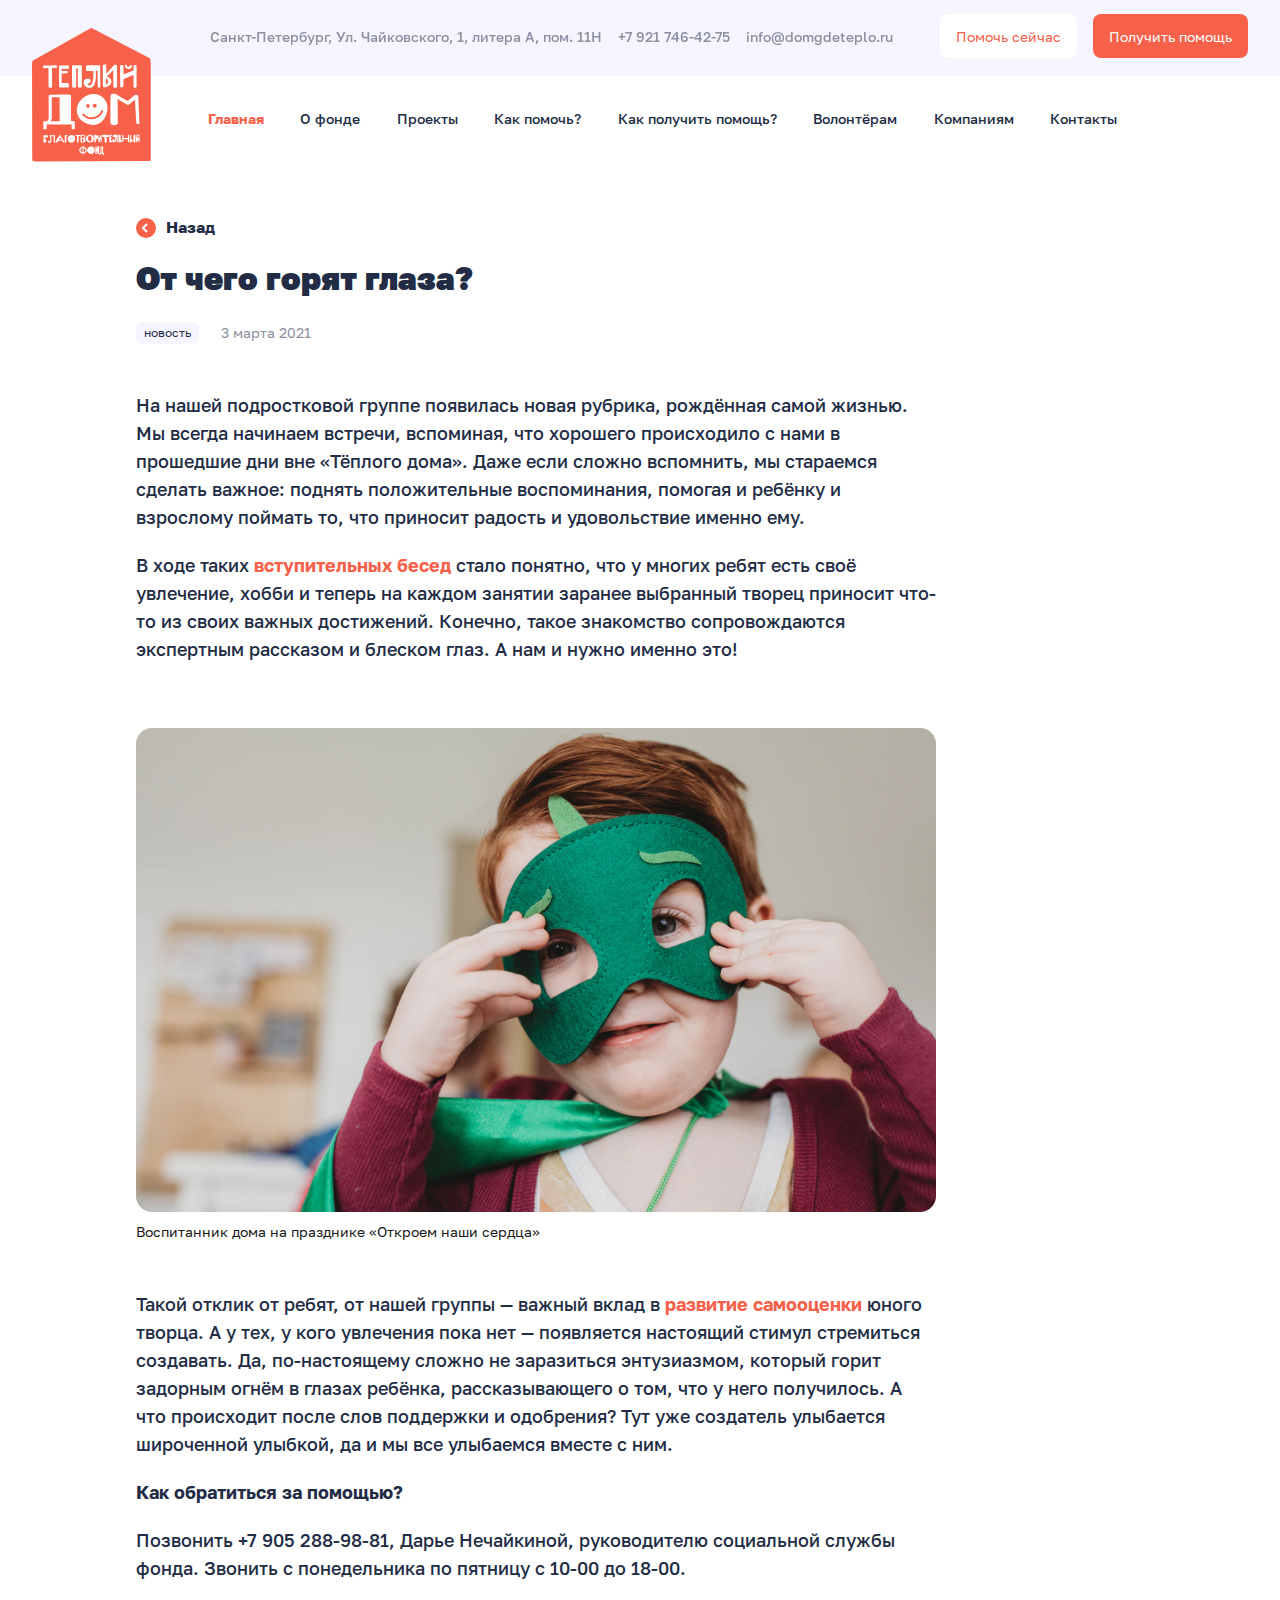
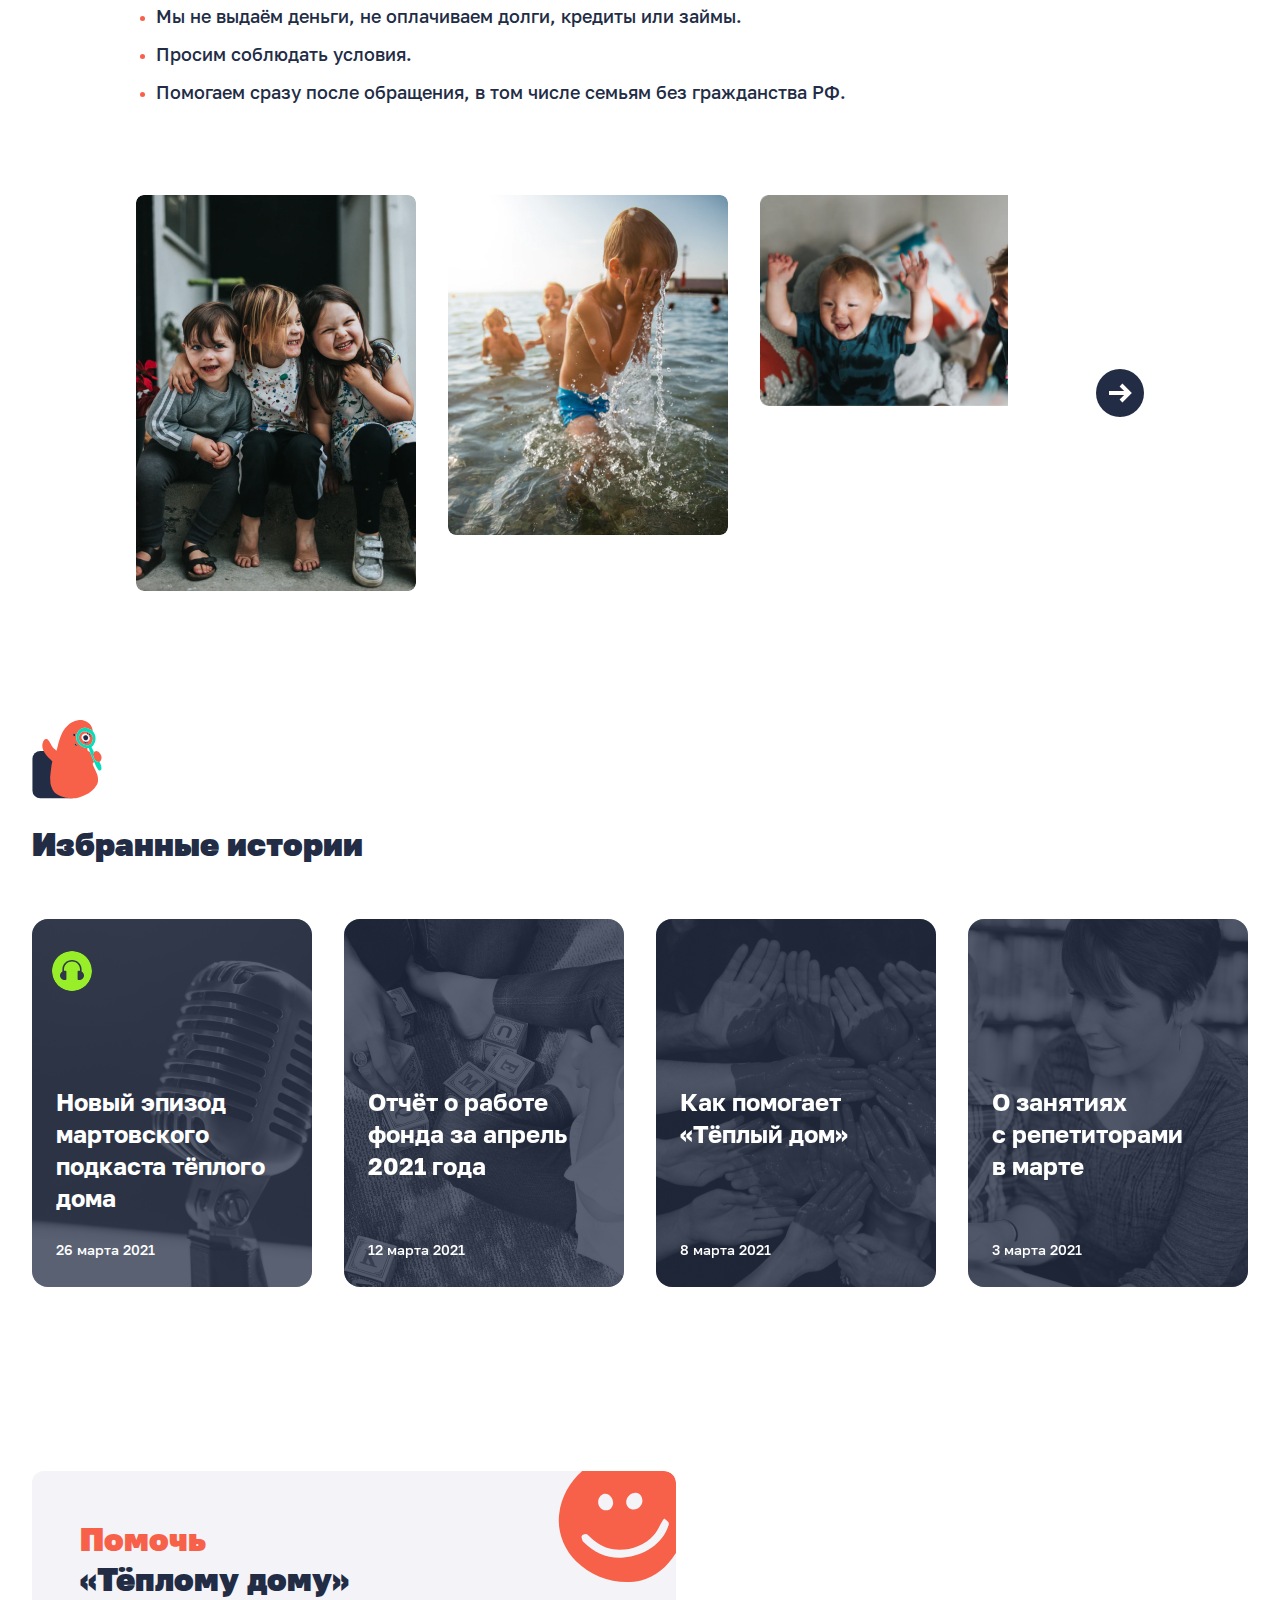
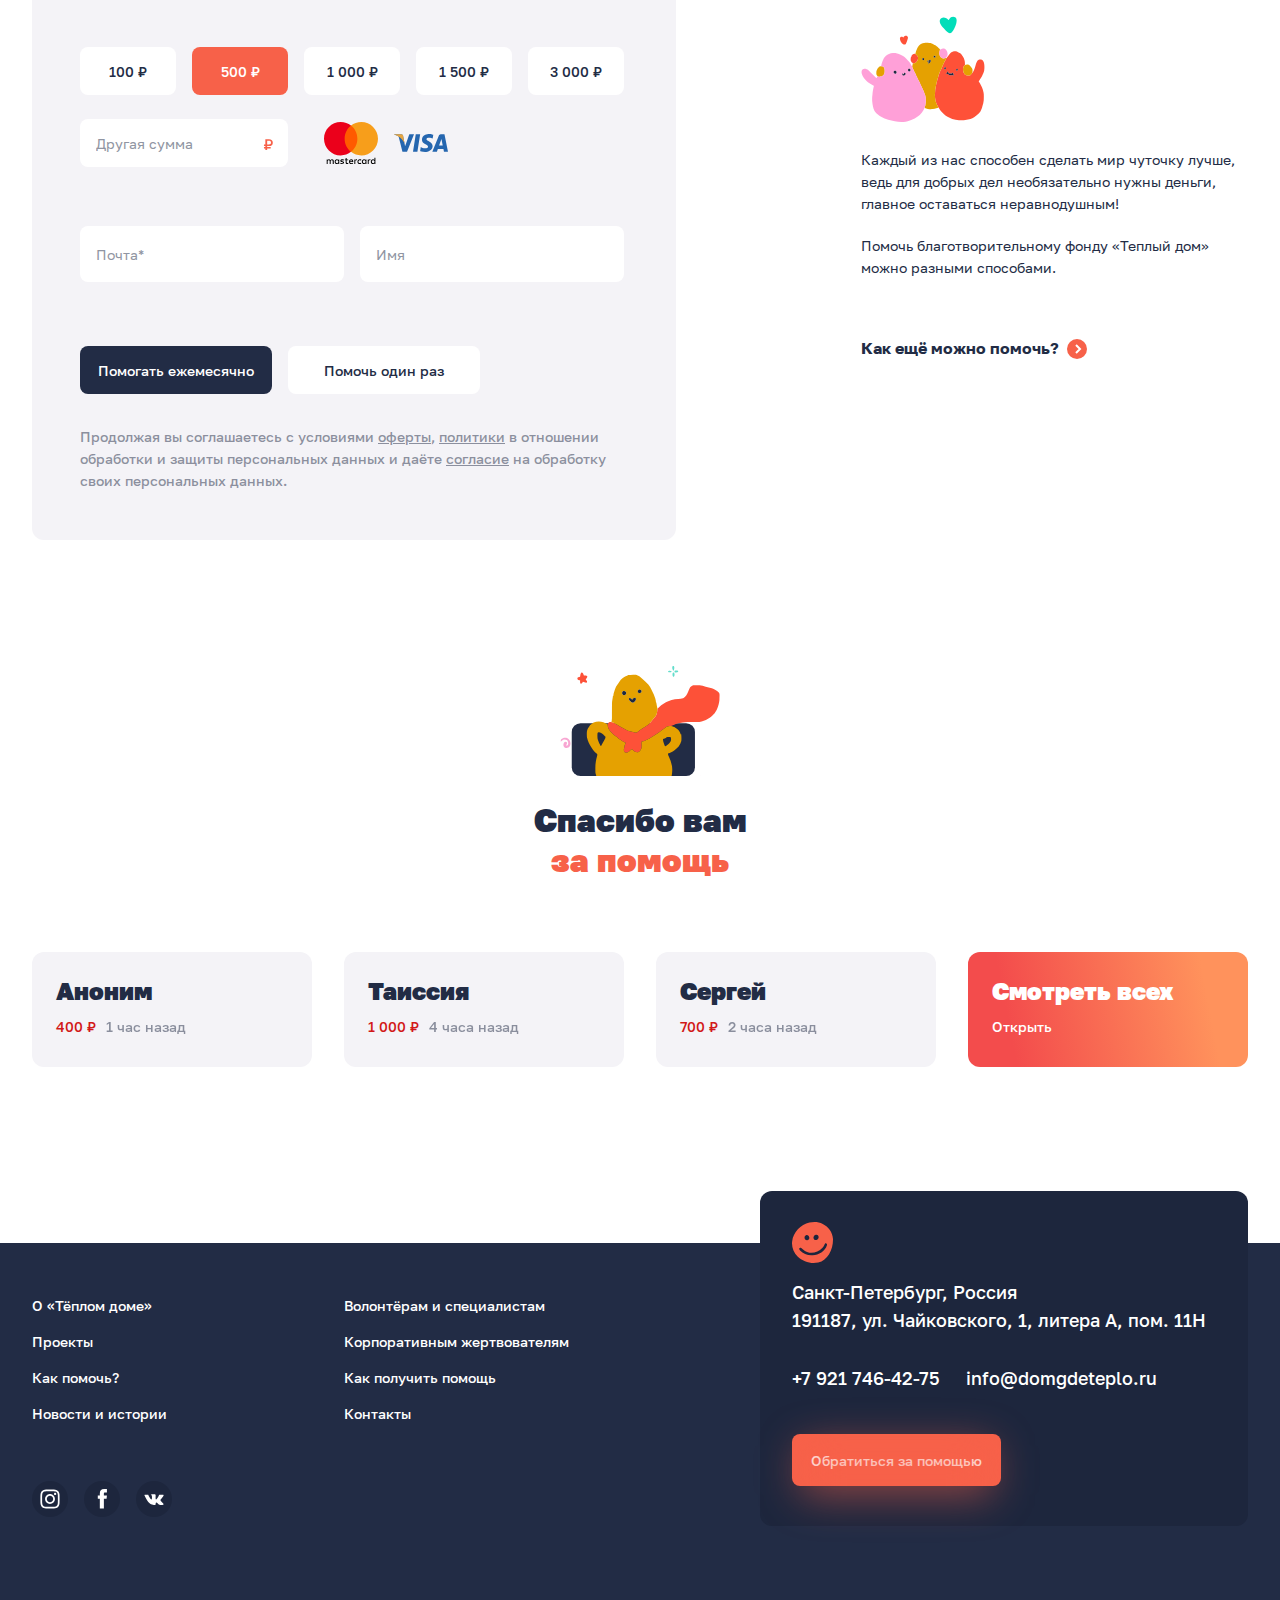
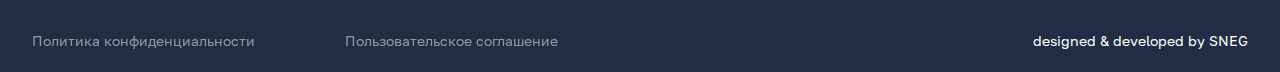
<file: news_full.html>
<!DOCTYPE html>
<html lang="ru">

<head>
    <meta charset="utf-8">
    <meta name="viewport" content="width=device-width, initial-scale=1">
    <meta name="format-detection" content="telephone=no">
    <meta name="format-detection" content="date=no">
    <meta name="format-detection" content="address=no">
    <meta name="format-detection" content="email=no">
    <meta content="notranslate" name="google">
    <meta property="og:image" content="img/sharing/logo.png">
    <meta property="vk:image" content="img/sharing/logo.png">
    <meta name="twitter:image:src" content="img/sharing/logo.png">
    <link rel="icon" type="image/ico" sizes="16x16" href="img/favicon/favicon-16x16.ico">
    <link rel="stylesheet" href="css/style.min.css">
    <meta name="msapplication-TileColor" content="#da532c">
    <meta name="theme-color" content="#fffff">
    <meta name="msapplication-navbutton-color" content="#000">
    <meta name="apple-mobile-web-app-status-bar-style" content="#000">
    <title>Новость</title>
</head>

<body>
    <header class="header">
        <div class="container"><button class="burger" aria-label="бургер" id="headerBurger" data-target-id="headerBurger" data-target-class-toggle=".burger__menu_open"><span>бургер</span></button>
            <div class="burger__menu">
                <div class="burger__menu-close"><button class="btn burger__menu-close-btn"></button><a class="logo burger__logo" href="/"><img src="img/sprite/logo.svg" alt="лого" width="57" height="64" /></a></div>
                <div class="burger__menu-content"><button class="btn header__nav-top-button btn_white burger__btn btn-open-modal-js" data-name="modal-donate">Помочь сейчас</button><button class="btn header__nav-top-button btn_orange burger__btn btn-open-modal-js" data-name="modal-need-help">Получить помощь</button>
                    <ul class="burger__menu-list">
                        <li class="burger__menu-list-item burger__menu-list-item_active"><a class="burger__menu-list-item-link" href="/">Главная</a></li>
                        <li class="burger__menu-list-item"><a class="burger__menu-list-item-link" href="about.html">О фонде</a></li>
                        <li class="burger__menu-list-item"><a class="burger__menu-list-item-link" href="projects.html">Проекты</a></li>
                        <li class="burger__menu-list-item"><a class="burger__menu-list-item-link" href="howtohelp.html">Как помочь?</a></li>
                        <li class="burger__menu-list-item"><a class="burger__menu-list-item-link" href="howtogethelp.html">Как получить помощь?</a></li>
                        <li class="burger__menu-list-item"><a class="burger__menu-list-item-link" href="employees.html">Волонтёрам</a></li>
                        <li class="burger__menu-list-item"><a class="burger__menu-list-item-link" href="employees.html">Компаниям</a></li>
                        <li class="burger__menu-list-item"><a class="burger__menu-list-item-link" href="/">Главная</a></li>
                    </ul>
                    <div class="burger-description"><a class="burger-description-adress" href="#">Санкт-Петербург, Ул. Чайковского, 1, литера А, пом. 11Н</a><a class="burger-description-adress" href="tel:+79217464275">+7 921 746-42-75</a><a class="burger-description-adress" href="mailto:info@domgdeteplo.ru">info@domgdeteplo.ru</a></div>
                    <div class="burger__social"><a class="burger__social-item burger__social-item_instagram" href="#"></a><a class="burger__social-item burger__social-item_facebook" href="#"></a><a class="burger__social-item burger__social-item_vk" href="#"></a></div>
                </div>
            </div><a class="logo header__logo" href="/"><img src="img/sprite/logo.svg" alt="лого" /></a>
            <div class="header__nav-top">
                <div class="header__nav-top-description"><a class="header__nav-top-adress" href="#">Санкт-Петербург, Ул. Чайковского, 1, литера А, пом. 11Н</a><a class="header__nav-top-adress" href="tel:+79217464275">+7 921 746-42-75</a><a class="header__nav-top-adress" href="mailto:info@domgdeteplo.ru">info@domgdeteplo.ru</a></div><button class="btn header__nav-top-button btn_white btn-open-modal-js" data-name="modal-donate">Помочь сейчас</button><button class="btn header__nav-top-button btn_orange btn-open-modal-js" data-name="modal-need-help">Получить помощь</button>
            </div>
            <div class="header__nav-bottom">
                <ul class="header__nav-bottom-menu">
                    <li class="header__nav-bottom-menu-item header__nav-bottom-menu-item_active"><a class="header__nav-bottom-menu-item-link" href="/">Главная</a></li>
                    <li class="header__nav-bottom-menu-item header__nav-bottom-menu-itemjs "><a class="header__nav-bottom-menu-item-link" href="about.html">О фонде</a>
                        <ul class="header__nav-bottom-submenu header__nav-bottom-submenujs">
                            <li class="header__nav-bottom-submenu-item"><a class="header__nav-bottom-submenu-item-link" href="about.html">О «Тёплом доме»</a></li>
                            <li class="header__nav-bottom-submenu-item"><a class="header__nav-bottom-submenu-item-link" href="employees.html">Сотрудники</a></li>
                            <li class="header__nav-bottom-submenu-item"><a class="header__nav-bottom-submenu-item-link" href="reports.html">Отчёты</a></li>
                            <li class="header__nav-bottom-submenu-item"><a class="header__nav-bottom-submenu-item-link" href="employees.html">Попечительский совет</a></li>
                            <li class="header__nav-bottom-submenu-item"><a class="header__nav-bottom-submenu-item-link" href="contacts.html">Документы и реквизиты</a></li>
                            <li class="header__nav-bottom-submenu-item"><a class="header__nav-bottom-submenu-item-link" href="award.html">Наши награды</a></li>
                        </ul>
                    </li>
                    <li class="header__nav-bottom-menu-item "><a class="header__nav-bottom-menu-item-link" href="projects.html">Проекты</a></li>
                    <li class="header__nav-bottom-menu-item "><a class="header__nav-bottom-menu-item-link" href="howtohelp.html">Как помочь?</a></li>
                    <li class="header__nav-bottom-menu-item "><a class="header__nav-bottom-menu-item-link" href="howtogethelp.html">Как получить помощь?</a></li>
                    <li class="header__nav-bottom-menu-item "><a class="header__nav-bottom-menu-item-link" href="#">Волонтёрам</a></li>
                    <li class="header__nav-bottom-menu-item "><a class="header__nav-bottom-menu-item-link" href="#">Компаниям</a></li>
                    <li class="header__nav-bottom-menu-item "><a class="header__nav-bottom-menu-item-link" href="contacts.html">Контакты</a></li>
                </ul>
            </div>
        </div>
    </header>
    <main>
        <div class="modal-need-help">
            <div class="needhelp false modal-need-help__block">
                <div class="needhelp__container-btn btn-close-js" data-name="modal-need-help"></div>
                <p class="needhelp__title false">Нужна помощь? <span>Свяжитесь с нами</span></p>
                <div class="needhelp__blocks">
                    <div class="needhelp__container false">
                        <div class="needhelp__formblock false">
                            <form class="needhelp__form" action="/" method="POST"><input class="needhelp__form-input" type="text" name="name" placeholder="Имя" /><input class="needhelp__form-input" type="tel" name="tel" placeholder="Телефон" /><input class="needhelp__form-input" type="email" name="email" placeholder="Почта*" required="required" /><textarea class="needhelp__form-input needhelp__form-input_height" name="situation" placeholder="Опишите ситуацию и укажите, какая именно помощь нужна на данный момент"></textarea></form><input class="needhelp__form-btn" type="submit" />
                            <p class="needhelp__desc">Продолжая вы соглашаетесь с условиями оферты, политики в отношении обработки и защиты персональных данных и даёте согласие на обработку своих персональных данных.</p>
                        </div>
                    </div>
                    <div class="needhelp__contacts">
                        <p class="needhelp__contacts-text">Контакты для связи</p><a class="needhelp__contacts-tel" href="tel:+78122758165">+7 (812) 275-81-65</a><a class="needhelp__contacts-tel" href="tel:+79216579018">+7 (921) 657-90-18</a><a class="needhelp__contacts-tel" href="mailto:info@domgdeteplo.ru">info@domgdeteplo.ru</a>
                        <p class="needhelp__contacts-text">Обратите внимание</p>
                        <p class="needhelp__contacts-desc">Фонд не оказывает семьям разовую помощь. Получение натуральной помощи возможно только при участии семьи в других наших программах.</p>
                        <p class="needhelp__contacts-desc">Также фонд «Теплый дом» не оказывает финансовую помощь на лечение и реабилитацию детей взрослых, а также не помогает купить недвижимость, выплатить кредиты или ипотеку.</p>
                    </div>
                </div>
            </div>
        </div>
        <div class="modal-donate">
            <div class="block-donate block-donate_nobg" data-name="help">
                <div class="block-donate__btn-close btn-close-js" data-name="modal-donate"></div>
                <h2 class="block-donate__title">Помочь <span class="block-donate__title_black">«Тёплому дому»</span></h2>
                <div class="block-donate__container">
                    <form class="block-donate__form" action="/add_movie" method="POST">
                        <ul class="block-donate__donates">
                            <li class="block-donate__donates-donate" data-sum="100">100 ₽</li>
                            <li class="block-donate__donates-donate block-donate__donates-donate_active" data-sum="500">500 ₽</li>
                            <li class="block-donate__donates-donate" data-sum="1000">1 000 ₽</li>
                            <li class="block-donate__donates-donate" data-sum="1500">1 500 ₽</li>
                            <li class="block-donate__donates-donate" data-sum="3000">3 000 ₽</li>
                        </ul>
                        <div class="block-donate__other-sum">
                            <div class="block-donate__input"><input class="block-donate__other-donate" type="number" name="title" placeholder="Другая сумма" /></div>
                            <div class="block-donate__type-card"><label><input type="radio" name="card" id="mastercard" />
                                    <div class="block-donate__card block-donate__other-mastercard"></div>
                                </label><label><input type="radio" name="card" id="mastercard" />
                                    <div class="block-donate__card block-donate__other-visa"></div>
                                </label></div>
                        </div>
                        <div class="block-donate__data"><input class="block-donate__data-email" type="email" name="email" value="" placeholder="Почта*" required="required" /><input class="block-donate__data-name" type="text" name="name" value="" placeholder="Имя" /></div>
                        <div class="block-donate__btns"><input class="block-donate__btns-month btn-open-modal-js" type="submit" value="Помогать ежемесячно" data-name="modal-donate-thanks" /><input class="block-donate__btns-single" type="submit" value="Помочь один раз" /></div>
                        <div class="block-donate__rules">Продолжая вы соглашаетесь с условиями <span class="block-donate__rules_underline">оферты</span>, <span class="block-donate__rules_underline">политики</span> в отношении обработки и защиты персональных данных и даёте <span class="block-donate__rules_underline">согласие</span> на обработку своих персональных данных.</div>
                    </form>
                    <div class="block-donate__other-help">
                        <p class="block-donate__other-help-text">Не обязательно оказывать помощь в рамках конкретных проектов. Можно пожертвовать и просто так, а мы самостоятельно определим, куда важнее всего сейчас направить ваши деньги.</p>
                        <p class="block-donate__other-help-text">Кроме того не обязательно помогать деньгами, есть и другие способы.</p><a class="linkarrow block-donate__other-help_ml" href="howtohelp.html">Как ещё можно помочь?</a>
                    </div>
                </div>
            </div>
        </div>
        <section class="full-news">
            <div class="container">
                <div class="full-news__container"><a class="full-news__prev">Назад</a>
                    <h1 class="full-news__title">От чего горят глаза?</h1>
                    <div class="full-news__info"><a class="full-news__info-razdel" href="#">новость</a>
                        <p class="full-news__info-date">3 марта 2021</p>
                    </div>
                    <p class="full-news__text">На нашей подростковой группе появилась новая рубрика, рождённая самой жизнью. Мы всегда начинаем встречи, вспоминая, что хорошего происходило с нами в прошедшие дни вне «Тёплого дома». Даже если сложно вспомнить, мы стараемся сделать важное: поднять положительные воспоминания, помогая и ребёнку и взрослому поймать то, что приносит радость и удовольствие именно ему.</p>
                    <p class="full-news__text">В ходе таких <span class="full-news__text_orange">вступительных бесед</span> стало понятно, что у многих ребят есть своё увлечение, хобби и теперь на каждом занятии заранее выбранный творец приносит что-то из своих важных достижений. Конечно, такое знакомство сопровождаются экспертным рассказом и блеском глаз. А нам и нужно именно это!</p>
                    <figure class="full-news__img"><img src="img/content/vospitannik.jpg" alt="Картинка" />
                        <figcaption class="full-news__caption">Воспитанник дома на празднике «Откроем наши сердца»</figcaption>
                    </figure>
                    <p class="full-news__text">Такой отклик от ребят, от нашей группы — важный вклад в <span class="full-news__text_orange">развитие самооценки</span> юного творца. А у тех, у кого увлечения пока нет — появляется настоящий стимул стремиться создавать. Да, по-настоящему сложно не заразиться энтузиазмом, который горит задорным огнём в глазах ребёнка, рассказывающего о том, что у него получилось. А что происходит после слов поддержки и одобрения? Тут уже создатель улыбается широченной улыбкой, да и мы все улыбаемся вместе с ним.</p>
                    <p class="full-news__text full-news__text_bold">Как обратиться за помощью?</p>
                    <p class="full-news__text">Позвонить +7 905 288-98-81, Дарье Нечайкиной, руководителю социальной службы фонда. Звонить с понедельника по пятницу с 10-00 до 18-00.</p>
                    <ul class="full-news__list">
                        <li class="full-news__list-item"><span class="full-news__text">Мы не выдаём деньги, не оплачиваем долги, кредиты или займы.</span></li>
                        <li class="full-news__list-item"><span class="full-news__text">Просим соблюдать условия.</span></li>
                        <li class="full-news__list-item"><span class="full-news__text">Помогаем сразу после обращения, в том числе семьям без гражданства РФ.</span></li>
                    </ul>
                </div>
                <div class="full-news__slider-container">
                    <div class="full-news__swiper swiper__fullnews">
                        <div class="swiper-wrapper full-news__swiper-container">
                            <div class="full-news__swiper-img-container swiper-slide"><img class="full-news__swiper-img" src="img/content/photo1.jpg" alt="Картинка" /></div>
                            <div class="full-news__swiper-img-container swiper-slide"><img class="full-news__swiper-img" src="img/content/photo2.jpg" alt="Картинка" /></div>
                            <div class="full-news__swiper-img-container swiper-slide"><img class="full-news__swiper-img" src="img/content/photo3.jpg" alt="Картинка" /></div>
                            <div class="full-news__swiper-img-container swiper-slide"><img class="full-news__swiper-img" src="img/content/photo1.jpg" alt="Картинка" /></div>
                            <div class="full-news__swiper-img-container swiper-slide"><img class="full-news__swiper-img" src="img/content/photo2.jpg" alt="Картинка" /></div>
                            <div class="full-news__swiper-img-container swiper-slide"><img class="full-news__swiper-img" src="img/content/photo3.jpg" alt="Картинка" /></div>
                            <div class="full-news__swiper-img-container swiper-slide"><img class="full-news__swiper-img" src="img/content/photo1.jpg" alt="Картинка" /></div>
                            <div class="full-news__swiper-img-container swiper-slide"><img class="full-news__swiper-img" src="img/content/photo2.jpg" alt="Картинка" /></div>
                            <div class="full-news__swiper-img-container swiper-slide"><img class="full-news__swiper-img" src="img/content/photo3.jpg" alt="Картинка" /></div>
                        </div>
                    </div>
                    <div class="full-news__nextbtn-container">
                        <div class="full-news__swiper-nextbtn"></div>
                    </div>
                </div>
                <div class="bubble-block block-article-header__bubble full-news__chosen-news"><svg class="bubble-block__img bubble-block__img_not-link bubble-block__img_bubbleMagnifier">
                        <use xlink:href="img/symbols.svg#bubble_magnifier"></use>
                    </svg>
                    <h2>Избранные истории</h2>
                </div>
                <div class="swiper-container swiper-container-news full-news__chosen-news-list">
                    <ul class="block-news-history swiper-wrapper ">
                        <li class="block-news-history__card block-news-history__card_audio  swiper-slide"><a href="news_full.html"><img class="block-news-history__card-img" src="img/sprite/podkast.png" alt="Картинка" />
                                <div class="block-news-history__card-content ">
                                    <h3 class="block-news-history__card-content-title">Новый эпизод мартовского подкаста тёплого дома</h3>
                                    <p class="block-news-history__card-content-date">26 марта 2021</p>
                                </div>
                            </a></li>
                        <li class="block-news-history__card block-news-history__card_  swiper-slide"><a href="news_full.html"><img class="block-news-history__card-img" src="img/sprite/otchet.png" alt="Картинка" />
                                <div class="block-news-history__card-content ">
                                    <h3 class="block-news-history__card-content-title">Отчёт о работе фонда за апрель 2021 года</h3>
                                    <p class="block-news-history__card-content-date">12 марта 2021</p>
                                </div>
                            </a></li>
                        <li class="block-news-history__card block-news-history__card_  swiper-slide"><a href="news_full.html"><img class="block-news-history__card-img" src="img/sprite/ruki.png" alt="Картинка" />
                                <div class="block-news-history__card-content ">
                                    <h3 class="block-news-history__card-content-title">Как помогает «Тёплый дом»</h3>
                                    <p class="block-news-history__card-content-date">8 марта 2021</p>
                                </div>
                            </a></li>
                        <li class="block-news-history__card block-news-history__card_  swiper-slide"><a href="news_full.html"><img class="block-news-history__card-img" src="img/sprite/repetitor.png" alt="Картинка" />
                                <div class="block-news-history__card-content ">
                                    <h3 class="block-news-history__card-content-title">О занятиях с репетиторами в марте</h3>
                                    <p class="block-news-history__card-content-date">3 марта 2021</p>
                                </div>
                            </a></li>
                        <li class="block-news-history__card block-news-history__card_  swiper-slide"><a href="news_full.html"><img class="block-news-history__card-img" src="img/sprite/ruki.png" alt="Картинка" />
                                <div class="block-news-history__card-content ">
                                    <h3 class="block-news-history__card-content-title">Как помогает «Тёплый дом»</h3>
                                    <p class="block-news-history__card-content-date">8 марта 2021</p>
                                </div>
                            </a></li>
                        <li class="block-news-history__card block-news-history__card_  swiper-slide"><a href="news_full.html"><img class="block-news-history__card-img" src="img/sprite/repetitor.png" alt="Картинка" />
                                <div class="block-news-history__card-content ">
                                    <h3 class="block-news-history__card-content-title">О занятиях с репетиторами в марте</h3>
                                    <p class="block-news-history__card-content-date">3 марта 2021</p>
                                </div>
                            </a></li>
                        <li class="block-news-history__card block-news-history__card_  swiper-slide"><a href="news_full.html"><img class="block-news-history__card-img" src="img/sprite/otchet.png" alt="Картинка" />
                                <div class="block-news-history__card-content ">
                                    <h3 class="block-news-history__card-content-title">Отчёт о работе фонда за апрель 2021 года</h3>
                                    <p class="block-news-history__card-content-date">12 марта 2021</p>
                                </div>
                            </a></li>
                        <li class="block-news-history__card block-news-history__card_  swiper-slide"><a href="news_full.html"><img class="block-news-history__card-img" src="img/sprite/podkast.png" alt="Картинка" />
                                <div class="block-news-history__card-content ">
                                    <h3 class="block-news-history__card-content-title">Новый эпизод мартовского подкаста тёплого дома</h3>
                                    <p class="block-news-history__card-content-date">26 марта 2021</p>
                                </div>
                            </a></li>
                        <li class="block-news-history__card block-news-history__card_  swiper-slide"><a href="news_full.html"><img class="block-news-history__card-img" src="img/sprite/podkast.png" alt="Картинка" />
                                <div class="block-news-history__card-content ">
                                    <h3 class="block-news-history__card-content-title">Новый эпизод мартовского подкаста тёплого дома</h3>
                                    <p class="block-news-history__card-content-date">26 марта 2021</p>
                                </div>
                            </a></li>
                        <li class="block-news-history__card block-news-history__card_  swiper-slide"><a href="news_full.html"><img class="block-news-history__card-img" src="img/sprite/otchet.png" alt="Картинка" />
                                <div class="block-news-history__card-content ">
                                    <h3 class="block-news-history__card-content-title">Отчёт о работе фонда за апрель 2021 года</h3>
                                    <p class="block-news-history__card-content-date">12 марта 2021</p>
                                </div>
                            </a></li>
                        <li class="block-news-history__card block-news-history__card_audio  swiper-slide"><a href="news_full.html"><img class="block-news-history__card-img" src="img/sprite/ruki.png" alt="Картинка" />
                                <div class="block-news-history__card-content ">
                                    <h3 class="block-news-history__card-content-title">Как помогает «Тёплый дом»</h3>
                                    <p class="block-news-history__card-content-date">8 марта 2021</p>
                                </div>
                            </a></li>
                        <li class="block-news-history__card block-news-history__card_  swiper-slide"><a href="news_full.html"><img class="block-news-history__card-img" src="img/sprite/repetitor.png" alt="Картинка" />
                                <div class="block-news-history__card-content ">
                                    <h3 class="block-news-history__card-content-title">О занятиях с репетиторами в марте</h3>
                                    <p class="block-news-history__card-content-date">3 марта 2021</p>
                                </div>
                            </a></li>
                    </ul>
                </div>
            </div>
        </section>
        <div class="pages-donate" id="donate">
            <div class="container pages-donate__container">
                <div class="block-donate " data-name="help">
                    <h2 class="block-donate__title">Помочь <span class="block-donate__title_black">«Тёплому дому»</span></h2>
                    <div class="block-donate__container">
                        <form class="block-donate__form" action="/add_movie" method="POST">
                            <ul class="block-donate__donates">
                                <li class="block-donate__donates-donate" data-sum="100">100 ₽</li>
                                <li class="block-donate__donates-donate block-donate__donates-donate_active" data-sum="500">500 ₽</li>
                                <li class="block-donate__donates-donate" data-sum="1000">1 000 ₽</li>
                                <li class="block-donate__donates-donate" data-sum="1500">1 500 ₽</li>
                                <li class="block-donate__donates-donate" data-sum="3000">3 000 ₽</li>
                            </ul>
                            <div class="block-donate__other-sum">
                                <div class="block-donate__input"><input class="block-donate__other-donate" type="number" name="title" placeholder="Другая сумма" /></div>
                                <div class="block-donate__type-card"><label><input type="radio" name="card" id="mastercard" />
                                        <div class="block-donate__card block-donate__other-mastercard"></div>
                                    </label><label><input type="radio" name="card" id="mastercard" />
                                        <div class="block-donate__card block-donate__other-visa"></div>
                                    </label></div>
                            </div>
                            <div class="block-donate__data"><input class="block-donate__data-email" type="email" name="email" value="" placeholder="Почта*" required="required" /><input class="block-donate__data-name" type="text" name="name" value="" placeholder="Имя" /></div>
                            <div class="block-donate__btns"><input class="block-donate__btns-month btn-open-modal-js" type="submit" value="Помогать ежемесячно" data-name="modal-donate-thanks" /><input class="block-donate__btns-single" type="submit" value="Помочь один раз" /></div>
                            <div class="block-donate__rules">Продолжая вы соглашаетесь с условиями <span class="block-donate__rules_underline">оферты</span>, <span class="block-donate__rules_underline">политики</span> в отношении обработки и защиты персональных данных и даёте <span class="block-donate__rules_underline">согласие</span> на обработку своих персональных данных.</div>
                        </form>
                    </div>
                </div>
                <div class="pages-donate__other-help">
                    <div class="bubble-block"><svg class="bubble-block__img bubble-block__img_threebubble ">
                            <use xlink:href="img/symbols.svg#free_heroes"></use>
                        </svg>
                        <p>Каждый из нас способен сделать мир чуточку лучше, ведь для добрых дел необязательно нужны деньги, главное оставаться неравнодушным!
                        <p>Помочь благотворительному фонду «Теплый дом»‎ можно разными способами.</p><a class="linkarrow bubble-block__link" href="howtohelp.html">Как ещё можно помочь?</a>
                    </div>
                </div>
            </div>
        </div>
        <div class="page-thanks">
            <div class="container page-thanks__container">
                <div class="page-thanks__header"><svg class="page-thanks__img">
                        <use xlink:href="img/symbols.svg#bubble_heroes"></use>
                    </svg>
                    <p class="page-thanks__title">Спасибо вам <span>за помощь</span></p>
                </div>
                <ul class="page-thanks__donaters">
                    <li class="page-thanks__donater">
                        <p class="page-thanks__donater-name">Аноним</p>
                        <div class="page-thanks__donater-pay">
                            <p class="page-thanks__donater-sum">400 ₽</p>
                            <p class="page-thanks__donater-time">1 час назад</p>
                        </div>
                    </li>
                    <li class="page-thanks__donater">
                        <p class="page-thanks__donater-name">Таиссия</p>
                        <div class="page-thanks__donater-pay">
                            <p class="page-thanks__donater-sum">1 000 ₽</p>
                            <p class="page-thanks__donater-time">4 часа назад</p>
                        </div>
                    </li>
                    <li class="page-thanks__donater">
                        <p class="page-thanks__donater-name">Сергей</p>
                        <div class="page-thanks__donater-pay">
                            <p class="page-thanks__donater-sum">700 ₽</p>
                            <p class="page-thanks__donater-time">2 часа назад</p>
                        </div>
                    </li>
                    <li class="page-thanks__donater-all"><a class="page-thanks__donater-link btn-open-modal-js" href="#" data-name="modal-thanks">
                            <p class="page-thanks__donater-title">Смотреть всех</p>
                            <p class="page-thanks__donater-desc">Открыть</p>
                        </a></li>
                </ul>
            </div>
        </div>
    </main>
    <footer class="footer">
        <div class="container footer__container">
            <div class="footer__nav">
                <ul class="footer__nav-list">
                    <li class="footer__nav-list-item"><a href="about.html">О «Тёплом доме»</a></li>
                    <li class="footer__nav-list-item"><a href="projects.html">Проекты</a></li>
                    <li class="footer__nav-list-item"><a href="howtohelp.html">Как помочь?</a></li>
                    <li class="footer__nav-list-item"><a href="news.html">Новости и истории</a></li>
                </ul>
                <ul class="footer__nav-list">
                    <li class="footer__nav-list-item"><a href="">Волонтёрам и специалистам</a></li>
                    <li class="footer__nav-list-item"><a href="">Корпоративным жертвователям</a></li>
                    <li class="footer__nav-list-item"><a href="howtogethelp.html">Как получить помощь</a></li>
                    <li class="footer__nav-list-item"><a href="contacts.html">Контакты</a></li>
                </ul>
                <ul class="footer__social">
                    <li class="footer__social-icon footer__social_instagram"></li>
                    <li class="footer__social-icon footer__social_facebook"></li>
                    <li class="footer__social-icon footer__social_vk"></li>
                </ul>
            </div>
            <div class="footer__address">
                <div class="footer__address-desc">
                    <p>Санкт-Петербург, Россия
                        191187, ул. Чайковского, 1, литера А, пом. 11Н</p>
                    <p><a href="tel:+79217464275">+7 921 746-42-75</a><a href="mailto:info@domgdeteplo.ru"><span>info@domgdeteplo.ru</span></a></p>
                </div><button class="btn footer__address-button btn_orange btn-open-modal-js" data-name="modal-need-help">Обратиться за помощью</button>
            </div>
        </div>
        <div class="footer__copyright container">
            <div class="footer__copyright-politics"><a href="#">Политика конфиденциальности</a><a href="#">Пользовательское соглашение</a></div><a href="#">designed &amp; developed by SNEG</a>
        </div>
    </footer><script src="libs/jquery/dist/jquery.min.js"></script><script src="js/custom.js"></script>
</body>

</html>
</file>
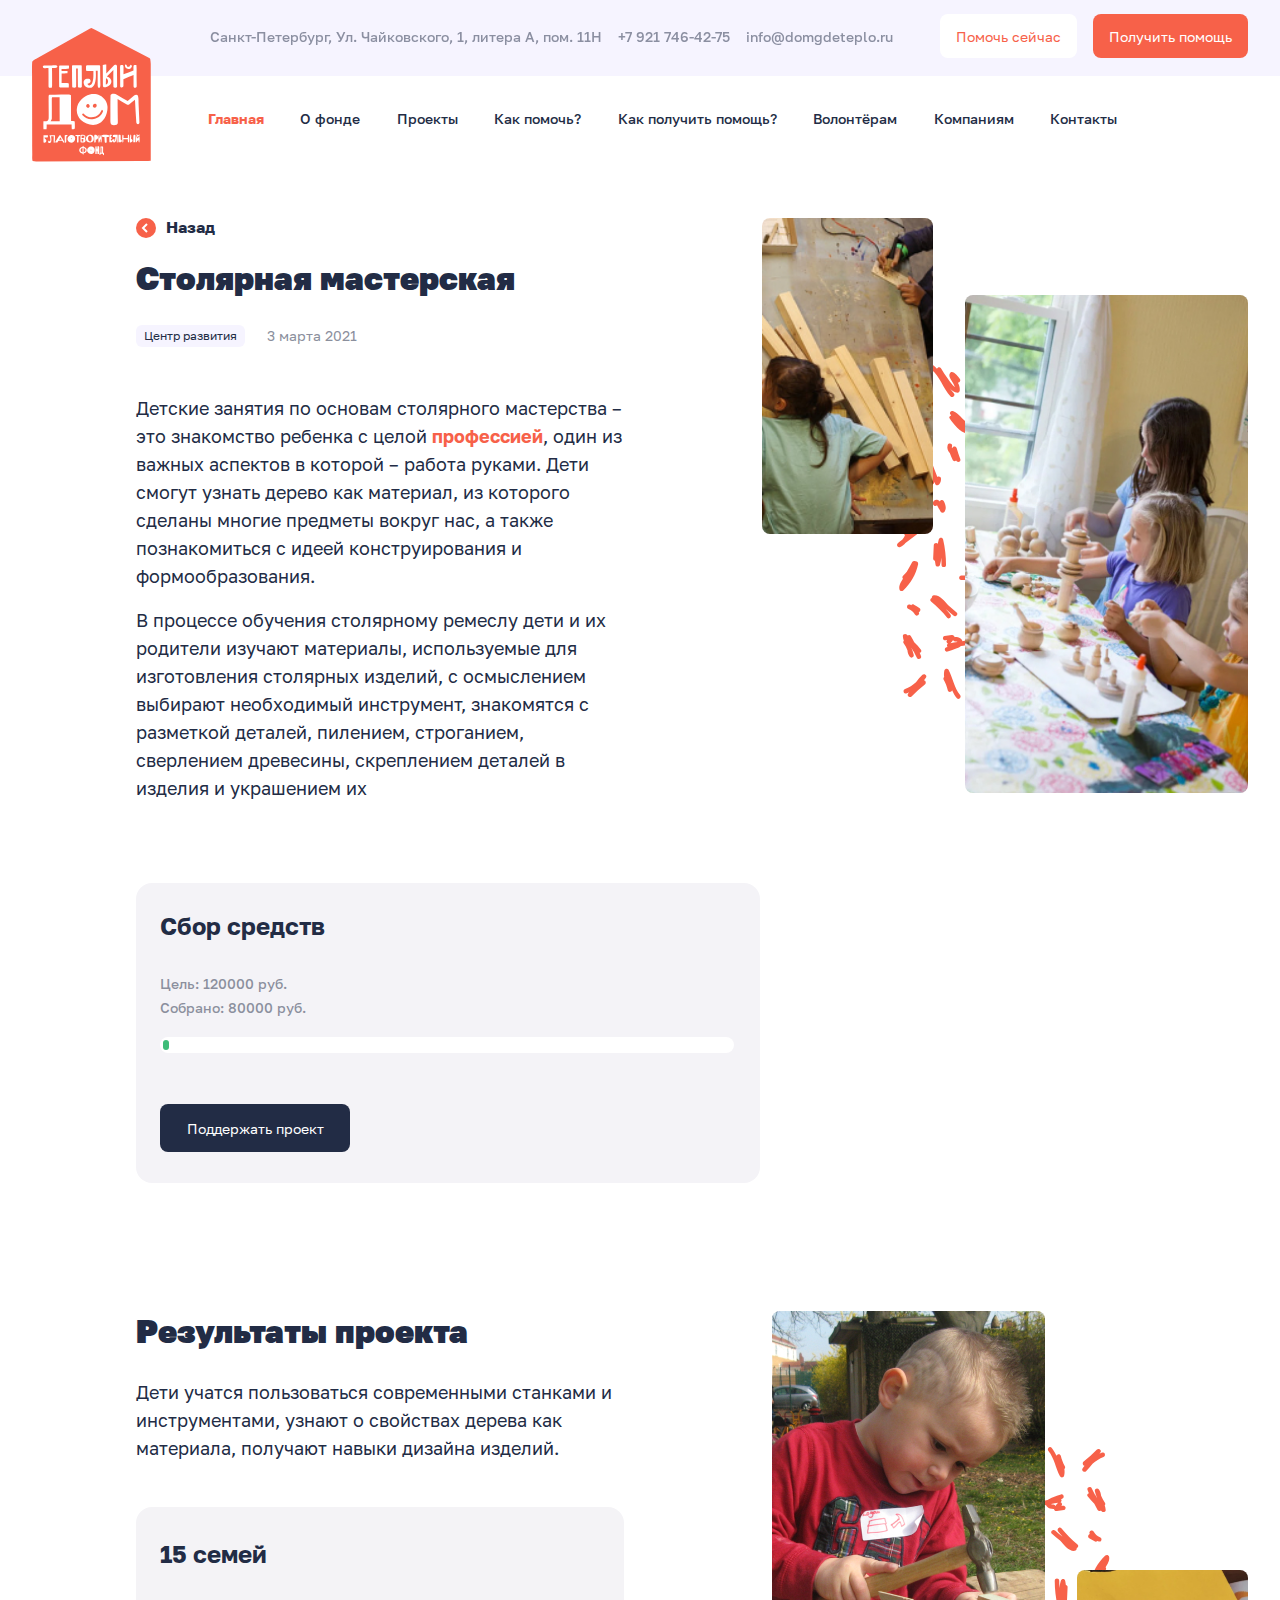
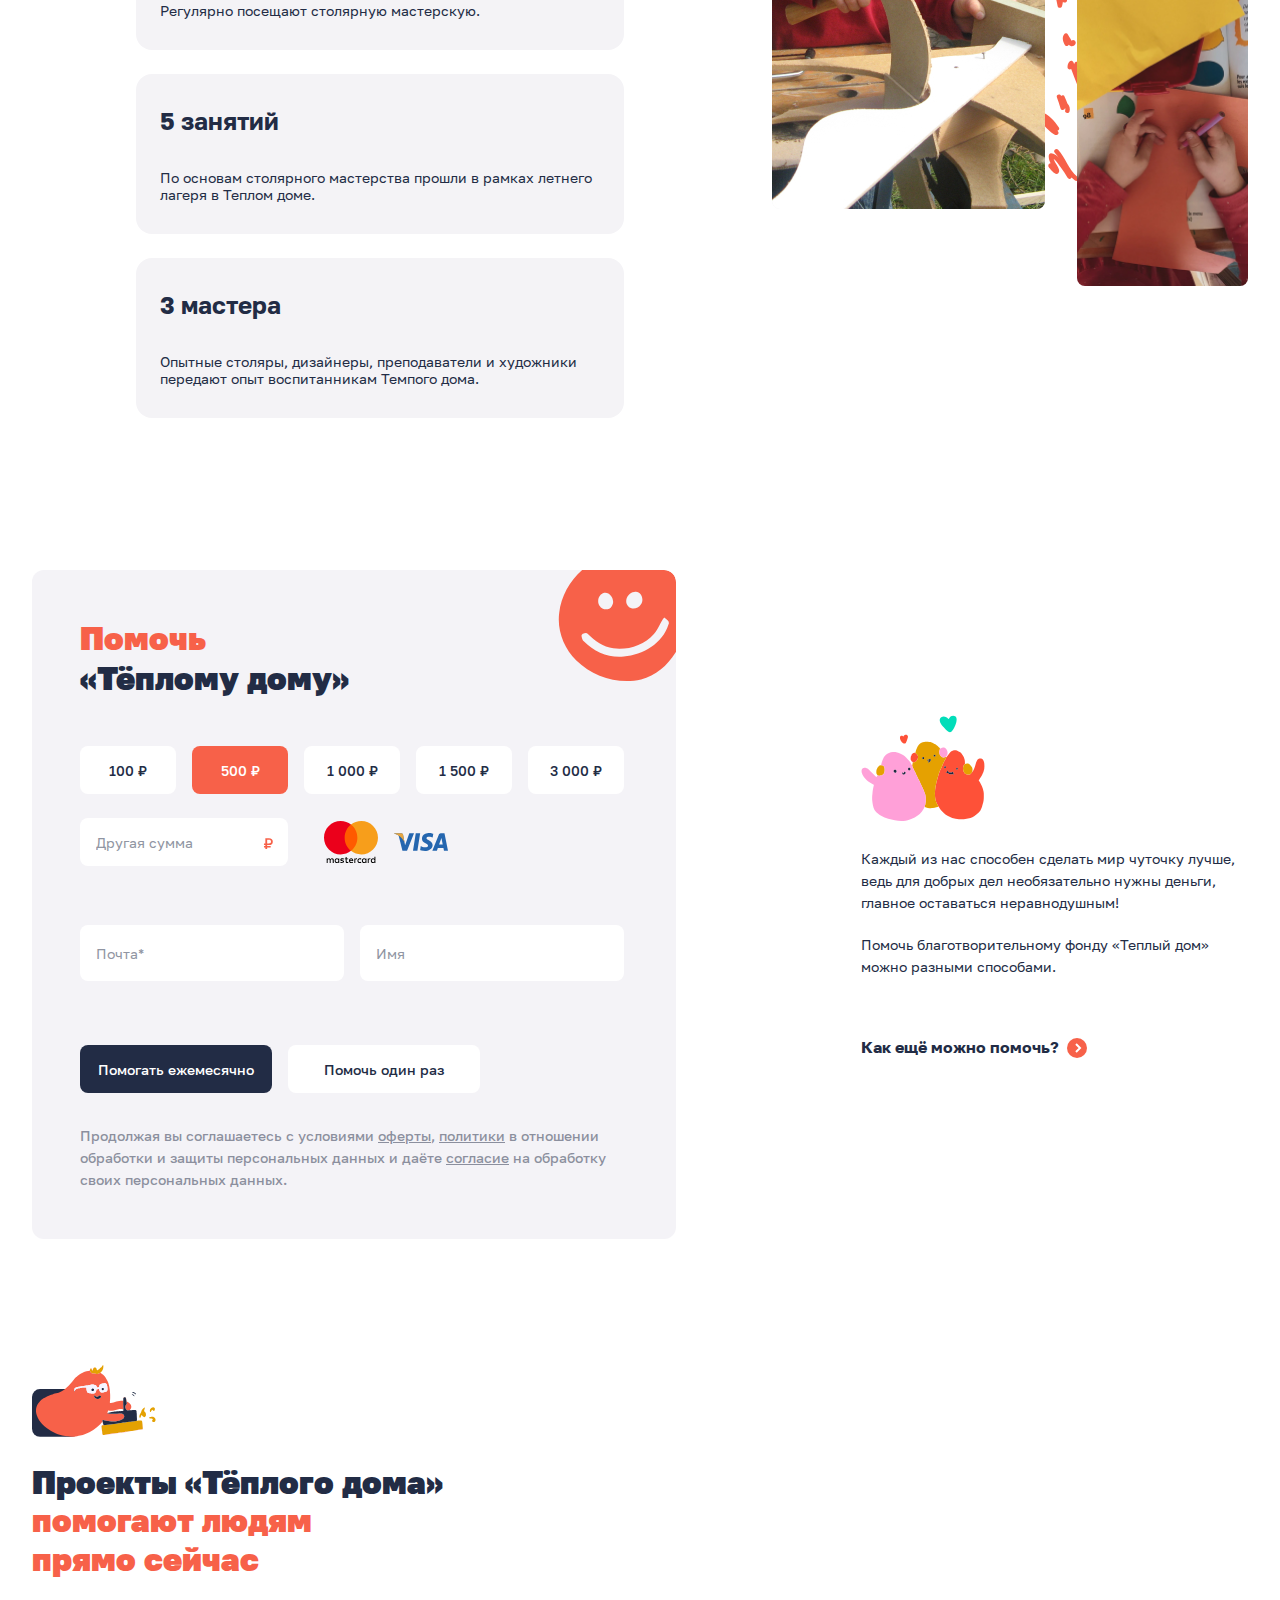
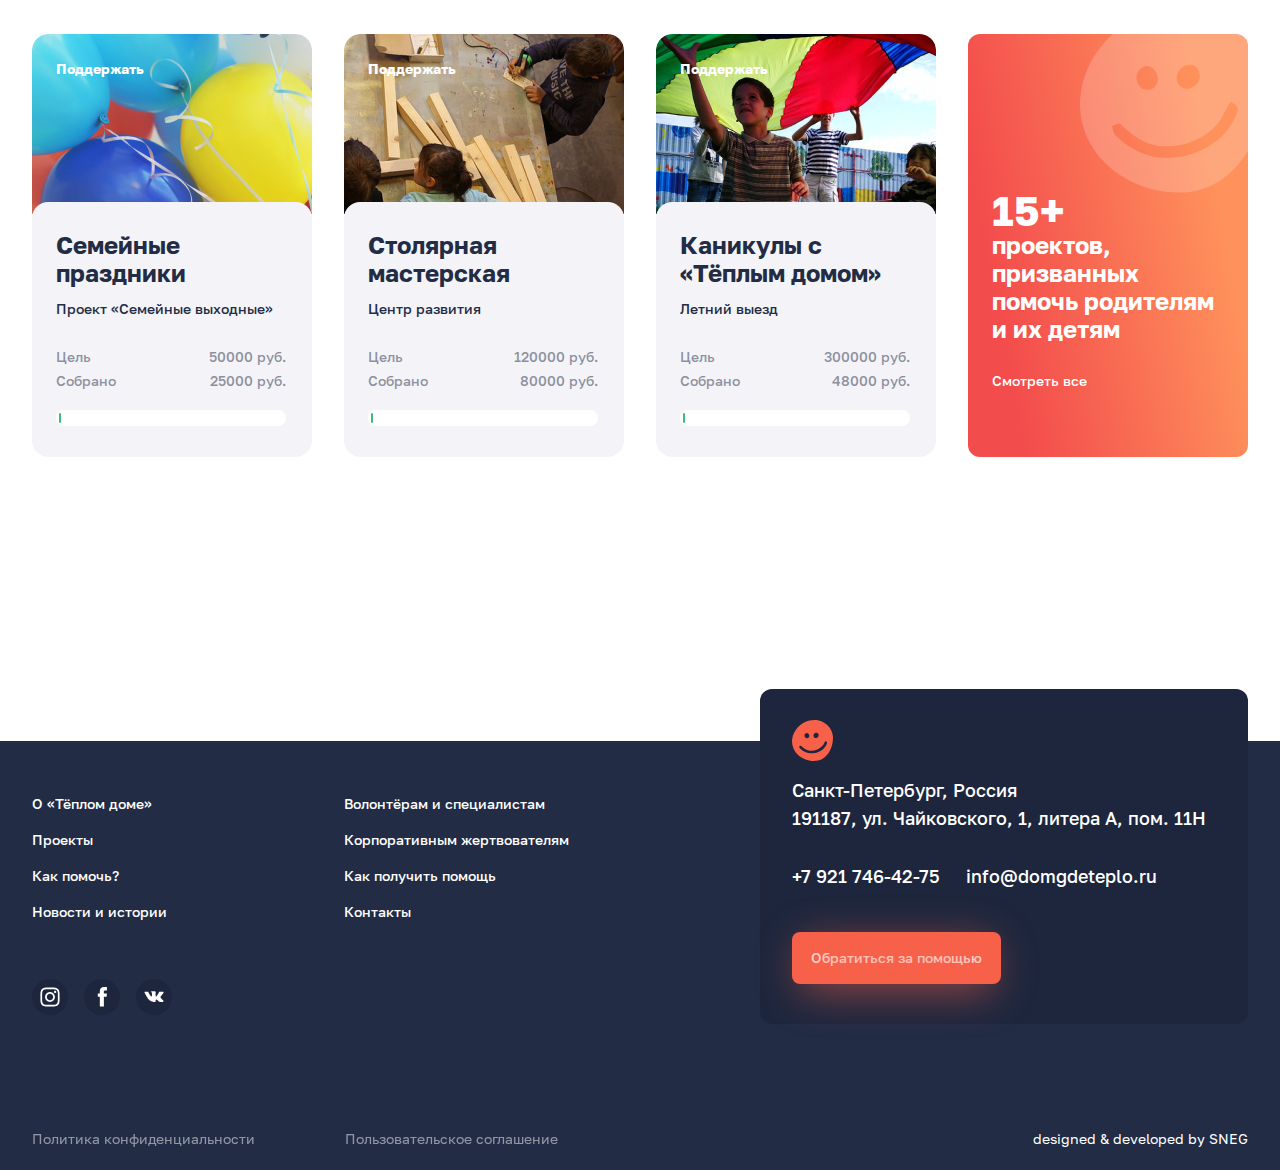
<file: projectswarmhouse.html>
<!DOCTYPE html>
<html lang="ru">

<head>
    <meta charset="utf-8">
    <meta name="viewport" content="width=device-width, initial-scale=1">
    <meta name="format-detection" content="telephone=no">
    <meta name="format-detection" content="date=no">
    <meta name="format-detection" content="address=no">
    <meta name="format-detection" content="email=no">
    <meta content="notranslate" name="google">
    <meta property="og:image" content="img/sharing/logo.png">
    <meta property="vk:image" content="img/sharing/logo.png">
    <meta name="twitter:image:src" content="img/sharing/logo.png">
    <link rel="icon" type="image/ico" sizes="16x16" href="img/favicon/favicon-16x16.ico">
    <link rel="stylesheet" href="css/style.min.css">
    <meta name="msapplication-TileColor" content="#da532c">
    <meta name="theme-color" content="#fffff">
    <meta name="msapplication-navbutton-color" content="#000">
    <meta name="apple-mobile-web-app-status-bar-style" content="#000">
    <title>Проект</title>
</head>

<body>
    <header class="header">
        <div class="container"><button class="burger" aria-label="бургер" id="headerBurger" data-target-id="headerBurger" data-target-class-toggle=".burger__menu_open"><span>бургер</span></button>
            <div class="burger__menu">
                <div class="burger__menu-close"><button class="btn burger__menu-close-btn"></button><a class="logo burger__logo" href="/"><img src="img/sprite/logo.svg" alt="лого" width="57" height="64" /></a></div>
                <div class="burger__menu-content"><button class="btn header__nav-top-button btn_white burger__btn btn-open-modal-js" data-name="modal-donate">Помочь сейчас</button><button class="btn header__nav-top-button btn_orange burger__btn btn-open-modal-js" data-name="modal-need-help">Получить помощь</button>
                    <ul class="burger__menu-list">
                        <li class="burger__menu-list-item burger__menu-list-item_active"><a class="burger__menu-list-item-link" href="/">Главная</a></li>
                        <li class="burger__menu-list-item"><a class="burger__menu-list-item-link" href="about.html">О фонде</a></li>
                        <li class="burger__menu-list-item"><a class="burger__menu-list-item-link" href="projects.html">Проекты</a></li>
                        <li class="burger__menu-list-item"><a class="burger__menu-list-item-link" href="howtohelp.html">Как помочь?</a></li>
                        <li class="burger__menu-list-item"><a class="burger__menu-list-item-link" href="howtogethelp.html">Как получить помощь?</a></li>
                        <li class="burger__menu-list-item"><a class="burger__menu-list-item-link" href="employees.html">Волонтёрам</a></li>
                        <li class="burger__menu-list-item"><a class="burger__menu-list-item-link" href="employees.html">Компаниям</a></li>
                        <li class="burger__menu-list-item"><a class="burger__menu-list-item-link" href="/">Главная</a></li>
                    </ul>
                    <div class="burger-description"><a class="burger-description-adress" href="#">Санкт-Петербург, Ул. Чайковского, 1, литера А, пом. 11Н</a><a class="burger-description-adress" href="tel:+79217464275">+7 921 746-42-75</a><a class="burger-description-adress" href="mailto:info@domgdeteplo.ru">info@domgdeteplo.ru</a></div>
                    <div class="burger__social"><a class="burger__social-item burger__social-item_instagram" href="#"></a><a class="burger__social-item burger__social-item_facebook" href="#"></a><a class="burger__social-item burger__social-item_vk" href="#"></a></div>
                </div>
            </div><a class="logo header__logo" href="/"><img src="img/sprite/logo.svg" alt="лого" /></a>
            <div class="header__nav-top">
                <div class="header__nav-top-description"><a class="header__nav-top-adress" href="#">Санкт-Петербург, Ул. Чайковского, 1, литера А, пом. 11Н</a><a class="header__nav-top-adress" href="tel:+79217464275">+7 921 746-42-75</a><a class="header__nav-top-adress" href="mailto:info@domgdeteplo.ru">info@domgdeteplo.ru</a></div><button class="btn header__nav-top-button btn_white btn-open-modal-js" data-name="modal-donate">Помочь сейчас</button><button class="btn header__nav-top-button btn_orange btn-open-modal-js" data-name="modal-need-help">Получить помощь</button>
            </div>
            <div class="header__nav-bottom">
                <ul class="header__nav-bottom-menu">
                    <li class="header__nav-bottom-menu-item header__nav-bottom-menu-item_active"><a class="header__nav-bottom-menu-item-link" href="/">Главная</a></li>
                    <li class="header__nav-bottom-menu-item header__nav-bottom-menu-itemjs "><a class="header__nav-bottom-menu-item-link" href="about.html">О фонде</a>
                        <ul class="header__nav-bottom-submenu header__nav-bottom-submenujs">
                            <li class="header__nav-bottom-submenu-item"><a class="header__nav-bottom-submenu-item-link" href="about.html">О «Тёплом доме»</a></li>
                            <li class="header__nav-bottom-submenu-item"><a class="header__nav-bottom-submenu-item-link" href="employees.html">Сотрудники</a></li>
                            <li class="header__nav-bottom-submenu-item"><a class="header__nav-bottom-submenu-item-link" href="reports.html">Отчёты</a></li>
                            <li class="header__nav-bottom-submenu-item"><a class="header__nav-bottom-submenu-item-link" href="employees.html">Попечительский совет</a></li>
                            <li class="header__nav-bottom-submenu-item"><a class="header__nav-bottom-submenu-item-link" href="contacts.html">Документы и реквизиты</a></li>
                            <li class="header__nav-bottom-submenu-item"><a class="header__nav-bottom-submenu-item-link" href="award.html">Наши награды</a></li>
                        </ul>
                    </li>
                    <li class="header__nav-bottom-menu-item "><a class="header__nav-bottom-menu-item-link" href="projects.html">Проекты</a></li>
                    <li class="header__nav-bottom-menu-item "><a class="header__nav-bottom-menu-item-link" href="howtohelp.html">Как помочь?</a></li>
                    <li class="header__nav-bottom-menu-item "><a class="header__nav-bottom-menu-item-link" href="howtogethelp.html">Как получить помощь?</a></li>
                    <li class="header__nav-bottom-menu-item "><a class="header__nav-bottom-menu-item-link" href="#">Волонтёрам</a></li>
                    <li class="header__nav-bottom-menu-item "><a class="header__nav-bottom-menu-item-link" href="#">Компаниям</a></li>
                    <li class="header__nav-bottom-menu-item "><a class="header__nav-bottom-menu-item-link" href="contacts.html">Контакты</a></li>
                </ul>
            </div>
        </div>
    </header>
    <main>
        <div class="modal-need-help">
            <div class="needhelp false modal-need-help__block">
                <div class="needhelp__container-btn btn-close-js" data-name="modal-need-help"></div>
                <p class="needhelp__title false">Нужна помощь? <span>Свяжитесь с нами</span></p>
                <div class="needhelp__blocks">
                    <div class="needhelp__container false">
                        <div class="needhelp__formblock false">
                            <form class="needhelp__form" action="/" method="POST"><input class="needhelp__form-input" type="text" name="name" placeholder="Имя" /><input class="needhelp__form-input" type="tel" name="tel" placeholder="Телефон" /><input class="needhelp__form-input" type="email" name="email" placeholder="Почта*" required="required" /><textarea class="needhelp__form-input needhelp__form-input_height" name="situation" placeholder="Опишите ситуацию и укажите, какая именно помощь нужна на данный момент"></textarea></form><input class="needhelp__form-btn" type="submit" />
                            <p class="needhelp__desc">Продолжая вы соглашаетесь с условиями оферты, политики в отношении обработки и защиты персональных данных и даёте согласие на обработку своих персональных данных.</p>
                        </div>
                    </div>
                    <div class="needhelp__contacts">
                        <p class="needhelp__contacts-text">Контакты для связи</p><a class="needhelp__contacts-tel" href="tel:+78122758165">+7 (812) 275-81-65</a><a class="needhelp__contacts-tel" href="tel:+79216579018">+7 (921) 657-90-18</a><a class="needhelp__contacts-tel" href="mailto:info@domgdeteplo.ru">info@domgdeteplo.ru</a>
                        <p class="needhelp__contacts-text">Обратите внимание</p>
                        <p class="needhelp__contacts-desc">Фонд не оказывает семьям разовую помощь. Получение натуральной помощи возможно только при участии семьи в других наших программах.</p>
                        <p class="needhelp__contacts-desc">Также фонд «Теплый дом» не оказывает финансовую помощь на лечение и реабилитацию детей взрослых, а также не помогает купить недвижимость, выплатить кредиты или ипотеку.</p>
                    </div>
                </div>
            </div>
        </div>
        <div class="modal-donate">
            <div class="block-donate block-donate_nobg" data-name="help">
                <div class="block-donate__btn-close btn-close-js" data-name="modal-donate"></div>
                <h2 class="block-donate__title">Помочь <span class="block-donate__title_black">«Тёплому дому»</span></h2>
                <div class="block-donate__container">
                    <form class="block-donate__form" action="/add_movie" method="POST">
                        <ul class="block-donate__donates">
                            <li class="block-donate__donates-donate" data-sum="100">100 ₽</li>
                            <li class="block-donate__donates-donate block-donate__donates-donate_active" data-sum="500">500 ₽</li>
                            <li class="block-donate__donates-donate" data-sum="1000">1 000 ₽</li>
                            <li class="block-donate__donates-donate" data-sum="1500">1 500 ₽</li>
                            <li class="block-donate__donates-donate" data-sum="3000">3 000 ₽</li>
                        </ul>
                        <div class="block-donate__other-sum">
                            <div class="block-donate__input"><input class="block-donate__other-donate" type="number" name="title" placeholder="Другая сумма" /></div>
                            <div class="block-donate__type-card"><label><input type="radio" name="card" id="mastercard" />
                                    <div class="block-donate__card block-donate__other-mastercard"></div>
                                </label><label><input type="radio" name="card" id="mastercard" />
                                    <div class="block-donate__card block-donate__other-visa"></div>
                                </label></div>
                        </div>
                        <div class="block-donate__data"><input class="block-donate__data-email" type="email" name="email" value="" placeholder="Почта*" required="required" /><input class="block-donate__data-name" type="text" name="name" value="" placeholder="Имя" /></div>
                        <div class="block-donate__btns"><input class="block-donate__btns-month btn-open-modal-js" type="submit" value="Помогать ежемесячно" data-name="modal-donate-thanks" /><input class="block-donate__btns-single" type="submit" value="Помочь один раз" /></div>
                        <div class="block-donate__rules">Продолжая вы соглашаетесь с условиями <span class="block-donate__rules_underline">оферты</span>, <span class="block-donate__rules_underline">политики</span> в отношении обработки и защиты персональных данных и даёте <span class="block-donate__rules_underline">согласие</span> на обработку своих персональных данных.</div>
                    </form>
                    <div class="block-donate__other-help">
                        <p class="block-donate__other-help-text">Не обязательно оказывать помощь в рамках конкретных проектов. Можно пожертвовать и просто так, а мы самостоятельно определим, куда важнее всего сейчас направить ваши деньги.</p>
                        <p class="block-donate__other-help-text">Кроме того не обязательно помогать деньгами, есть и другие способы.</p><a class="linkarrow block-donate__other-help_ml" href="howtohelp.html">Как ещё можно помочь?</a>
                    </div>
                </div>
            </div>
        </div>
        <div class="projectfull">
            <div class="container">
                <div class="content">
                    <div class="block-article  projectfull__stolar">
                        <div class="block-article__container " id="stolar">
                            <div class="block-article__contentblock">
                                <div class="block-article__block">
                                    <div class="block-article__content"><a class="full-news__prev block-article__content-prev" href="javascript:history.back()">Назад</a>
                                        <h2 class="block-article__content-title">Столярная мастерская</h2>
                                        <div class="full-news__info"><a class="full-news__info-razdel" href="#">Центр развития</a>
                                            <p class="full-news__info-date">3 марта 2021</p>
                                        </div>
                                        <p class="block-article__content-text">Детские занятия по основам столярного мастерства – это знакомство ребенка с целой <span class="block-article__content-text_orange">профессией</span>, один из важных аспектов в которой – работа руками. Дети смогут узнать дерево как материал, из которого сделаны многие предметы вокруг нас, а также познакомиться с идеей конструирования и формообразования.
                                        <p class="block-article__content-text">В процессе обучения столярному ремеслу дети и их родители изучают материалы, используемые для изготовления столярных изделий, с осмыслением выбирают необходимый инструмент, знакомятся с разметкой деталей, пилением, строганием, сверлением древесины, скреплением деталей в изделия и украшением их</p>
                                    </div>
                                    <div class="block-projects__card-content block-article__card-content block-projects__card-js">
                                        <p class="block-article__card-content-title">Сбор средств</p>
                                        <div class="block-projects__card-content-goals block-article_card-content-goals">
                                            <p class="block-projects__card-content-goals-text">Цель:&nbsp;</p>
                                            <p class="block-projects__card-content-goals-text block-projects__card-content-goals-data">120000 руб.</p>
                                        </div>
                                        <div class="block-projects__card-content-collected block-article_card-content-collected">
                                            <p class="block-projects__card-content-collected-text">Собрано:&nbsp;</p>
                                            <p class="block-projects__card-content-collected-text block-projects__card-content-collected-data">80000 руб.</p>
                                        </div>
                                        <div class="block-projects__card-content-indicator block-article__card-content-indicator">
                                            <div class="block-projects__card-content-indicator-index"></div>
                                        </div><button class="btn block-article__card-btn btn-open-modal-js" data-name="modal-donate">Поддержать проект</button>
                                    </div>
                                </div>
                            </div>
                            <div class="block-article__content-img"><img class="block-article__content-img-1" src="img/content/stolar.jpg" alt="Картинка" /><img class="block-article__content-img-2" src="img/content/podelki.jpg" alt="Картинка" /></div>
                        </div>
                    </div>
                    <div class="block-article  projectfull__stolar">
                        <div class="block-article__container " id="result">
                            <div class="block-article__contentblock">
                                <div class="block-article__block">
                                    <div class="block-article__content">
                                        <h2 class="block-article__content-title">Результаты проекта</h2>
                                        <p class="block-article__content-text">Дети учатся пользоваться современными станками и инструментами, узнают о свойствах дерева как материала, получают навыки дизайна изделий.</p>
                                    </div>
                                    <div class="block-article__content-questions">
                                        <div class="block-article__questions">
                                            <p class="block-article__questions-title">15 семей</p>Регулярно посещают столярную мастерскую.
                                        </div>
                                    </div>
                                    <div class="block-article__content-questions">
                                        <div class="block-article__questions">
                                            <p class="block-article__questions-title">5 занятий</p>По основам столярного мастерства прошли в рамках летнего лагеря в Теплом доме.
                                        </div>
                                    </div>
                                    <div class="block-article__content-questions">
                                        <div class="block-article__questions">
                                            <p class="block-article__questions-title">3 мастера</p>Опытные столяры, дизайнеры, преподаватели и художники передают опыт воспитанникам Темпого дома.
                                        </div>
                                    </div>
                                </div>
                            </div>
                            <div class="block-article__content-img"><img class="block-article__content-mirror-img-1" src="img/content/molotok.jpg" alt="Картинка" /><img class="block-article__content-mirror-img-2" src="img/content/applacation.jpg" alt="Картинка" /></div>
                        </div>
                    </div>
                </div>
                <div class="pages-donate projectfull__donate" id="donate">
                    <div class="container pages-donate__container">
                        <div class="block-donate " data-name="help">
                            <h2 class="block-donate__title">Помочь <span class="block-donate__title_black">«Тёплому дому»</span></h2>
                            <div class="block-donate__container">
                                <form class="block-donate__form" action="/add_movie" method="POST">
                                    <ul class="block-donate__donates">
                                        <li class="block-donate__donates-donate" data-sum="100">100 ₽</li>
                                        <li class="block-donate__donates-donate block-donate__donates-donate_active" data-sum="500">500 ₽</li>
                                        <li class="block-donate__donates-donate" data-sum="1000">1 000 ₽</li>
                                        <li class="block-donate__donates-donate" data-sum="1500">1 500 ₽</li>
                                        <li class="block-donate__donates-donate" data-sum="3000">3 000 ₽</li>
                                    </ul>
                                    <div class="block-donate__other-sum">
                                        <div class="block-donate__input"><input class="block-donate__other-donate" type="number" name="title" placeholder="Другая сумма" /></div>
                                        <div class="block-donate__type-card"><label><input type="radio" name="card" id="mastercard" />
                                                <div class="block-donate__card block-donate__other-mastercard"></div>
                                            </label><label><input type="radio" name="card" id="mastercard" />
                                                <div class="block-donate__card block-donate__other-visa"></div>
                                            </label></div>
                                    </div>
                                    <div class="block-donate__data"><input class="block-donate__data-email" type="email" name="email" value="" placeholder="Почта*" required="required" /><input class="block-donate__data-name" type="text" name="name" value="" placeholder="Имя" /></div>
                                    <div class="block-donate__btns"><input class="block-donate__btns-month btn-open-modal-js" type="submit" value="Помогать ежемесячно" data-name="modal-donate-thanks" /><input class="block-donate__btns-single" type="submit" value="Помочь один раз" /></div>
                                    <div class="block-donate__rules">Продолжая вы соглашаетесь с условиями <span class="block-donate__rules_underline">оферты</span>, <span class="block-donate__rules_underline">политики</span> в отношении обработки и защиты персональных данных и даёте <span class="block-donate__rules_underline">согласие</span> на обработку своих персональных данных.</div>
                                </form>
                            </div>
                        </div>
                        <div class="pages-donate__other-help">
                            <div class="bubble-block"><svg class="bubble-block__img bubble-block__img_threebubble ">
                                    <use xlink:href="img/symbols.svg#free_heroes"></use>
                                </svg>
                                <p>Каждый из нас способен сделать мир чуточку лучше, ведь для добрых дел необязательно нужны деньги, главное оставаться неравнодушным!
                                <p>Помочь благотворительному фонду «Теплый дом»‎ можно разными способами.</p><a class="linkarrow bubble-block__link" href="howtohelp.html">Как ещё можно помочь?</a>
                            </div>
                        </div>
                    </div>
                </div>
                <div class="bubble-block block-article-header__bubble projectfull__bubble"><svg class="bubble-block__img bubble-block__img_not-link bubble-block__img_bubbleHelper">
                        <use xlink:href="img/symbols.svg#bubble_helper"></use>
                    </svg>
                    <h2>Проекты «Тёплого дома» <span class="bubble-block__span">помогают людям прямо сейчас</span></h2>
                </div>
                <div class="swiper-container-projectsfull">
                    <ul class="block-projects projectfull__slider">
                        <li class="block-projects__card block-projects__card-js swiper-slide "><a class="block-projects__link" href="projectswarmhouse.html"><img class="block-projects__card-bg" src="img/content/balloon.jpg" alt="Картинка" />
                                <div class="block-projects__card-content">
                                    <div class="block-projects__card-content-text">
                                        <p class="block-projects__card-content-title">Семейные праздники</p>
                                        <p class="block-projects__card-content-desc">Проект «Семейные выходные»</p>
                                    </div>
                                    <div class="block-projects__card-content-calc">
                                        <div class="block-projects__card-content-goals">
                                            <p class="block-projects__card-content-goals-text">Цель</p>
                                            <p class="block-projects__card-content-goals-text block-projects__card-content-goals-data">50000 руб.</p>
                                        </div>
                                        <div class="block-projects__card-content-collected">
                                            <p class="block-projects__card-content-collected-text">Собрано</p>
                                            <p class="block-projects__card-content-collected-text block-projects__card-content-collected-data">25000 руб.</p>
                                        </div>
                                        <div class="block-projects__card-content-indicator">
                                            <div class="block-projects__card-content-indicator-index"></div>
                                        </div>
                                    </div>
                                </div>
                            </a></li>
                        <li class="block-projects__card block-projects__card-js swiper-slide "><a class="block-projects__link" href="projectswarmhouse.html"><img class="block-projects__card-bg" src="img/content/stolar.jpg" alt="Картинка" />
                                <div class="block-projects__card-content">
                                    <div class="block-projects__card-content-text">
                                        <p class="block-projects__card-content-title">Столярная мастерская</p>
                                        <p class="block-projects__card-content-desc">Центр развития</p>
                                    </div>
                                    <div class="block-projects__card-content-calc">
                                        <div class="block-projects__card-content-goals">
                                            <p class="block-projects__card-content-goals-text">Цель</p>
                                            <p class="block-projects__card-content-goals-text block-projects__card-content-goals-data">120000 руб.</p>
                                        </div>
                                        <div class="block-projects__card-content-collected">
                                            <p class="block-projects__card-content-collected-text">Собрано</p>
                                            <p class="block-projects__card-content-collected-text block-projects__card-content-collected-data">80000 руб.</p>
                                        </div>
                                        <div class="block-projects__card-content-indicator">
                                            <div class="block-projects__card-content-indicator-index"></div>
                                        </div>
                                    </div>
                                </div>
                            </a></li>
                        <li class="block-projects__card block-projects__card-js swiper-slide "><a class="block-projects__link" href="projectswarmhouse.html"><img class="block-projects__card-bg" src="img/content/holiday.jpg" alt="Картинка" />
                                <div class="block-projects__card-content">
                                    <div class="block-projects__card-content-text">
                                        <p class="block-projects__card-content-title">Каникулы с «Тёплым домом»</p>
                                        <p class="block-projects__card-content-desc">Летний выезд</p>
                                    </div>
                                    <div class="block-projects__card-content-calc">
                                        <div class="block-projects__card-content-goals">
                                            <p class="block-projects__card-content-goals-text">Цель</p>
                                            <p class="block-projects__card-content-goals-text block-projects__card-content-goals-data">300000 руб.</p>
                                        </div>
                                        <div class="block-projects__card-content-collected">
                                            <p class="block-projects__card-content-collected-text">Собрано</p>
                                            <p class="block-projects__card-content-collected-text block-projects__card-content-collected-data">48000 руб.</p>
                                        </div>
                                        <div class="block-projects__card-content-indicator">
                                            <div class="block-projects__card-content-indicator-index"></div>
                                        </div>
                                    </div>
                                </div>
                            </a></li>
                        <li class="block-projects__card-end swiper-slide"><a class="block-projects__link" href="projects.html">
                                <div class="block-gradient"><svg class="block-projects__card-end-img">
                                        <use xlink:href="img/symbols.svg#smile_big"></use>
                                    </svg>
                                    <p class="block-projects__card-end-title"><span>15+</span><br> проектов, призванных помочь родителям и их детям</p>
                                    <p class="block-projects__card-end-text">Смотреть все</p>
                                </div>
                            </a></li>
                    </ul>
                </div>
            </div>
        </div>
    </main>
    <footer class="footer">
        <div class="container footer__container">
            <div class="footer__nav">
                <ul class="footer__nav-list">
                    <li class="footer__nav-list-item"><a href="about.html">О «Тёплом доме»</a></li>
                    <li class="footer__nav-list-item"><a href="projects.html">Проекты</a></li>
                    <li class="footer__nav-list-item"><a href="howtohelp.html">Как помочь?</a></li>
                    <li class="footer__nav-list-item"><a href="news.html">Новости и истории</a></li>
                </ul>
                <ul class="footer__nav-list">
                    <li class="footer__nav-list-item"><a href="">Волонтёрам и специалистам</a></li>
                    <li class="footer__nav-list-item"><a href="">Корпоративным жертвователям</a></li>
                    <li class="footer__nav-list-item"><a href="howtogethelp.html">Как получить помощь</a></li>
                    <li class="footer__nav-list-item"><a href="contacts.html">Контакты</a></li>
                </ul>
                <ul class="footer__social">
                    <li class="footer__social-icon footer__social_instagram"></li>
                    <li class="footer__social-icon footer__social_facebook"></li>
                    <li class="footer__social-icon footer__social_vk"></li>
                </ul>
            </div>
            <div class="footer__address">
                <div class="footer__address-desc">
                    <p>Санкт-Петербург, Россия
                        191187, ул. Чайковского, 1, литера А, пом. 11Н</p>
                    <p><a href="tel:+79217464275">+7 921 746-42-75</a><a href="mailto:info@domgdeteplo.ru"><span>info@domgdeteplo.ru</span></a></p>
                </div><button class="btn footer__address-button btn_orange btn-open-modal-js" data-name="modal-need-help">Обратиться за помощью</button>
            </div>
        </div>
        <div class="footer__copyright container">
            <div class="footer__copyright-politics"><a href="#">Политика конфиденциальности</a><a href="#">Пользовательское соглашение</a></div><a href="#">designed &amp; developed by SNEG</a>
        </div>
    </footer><script src="libs/jquery/dist/jquery.min.js"></script><script src="js/custom.js"></script>
</body>

</html>
</file>
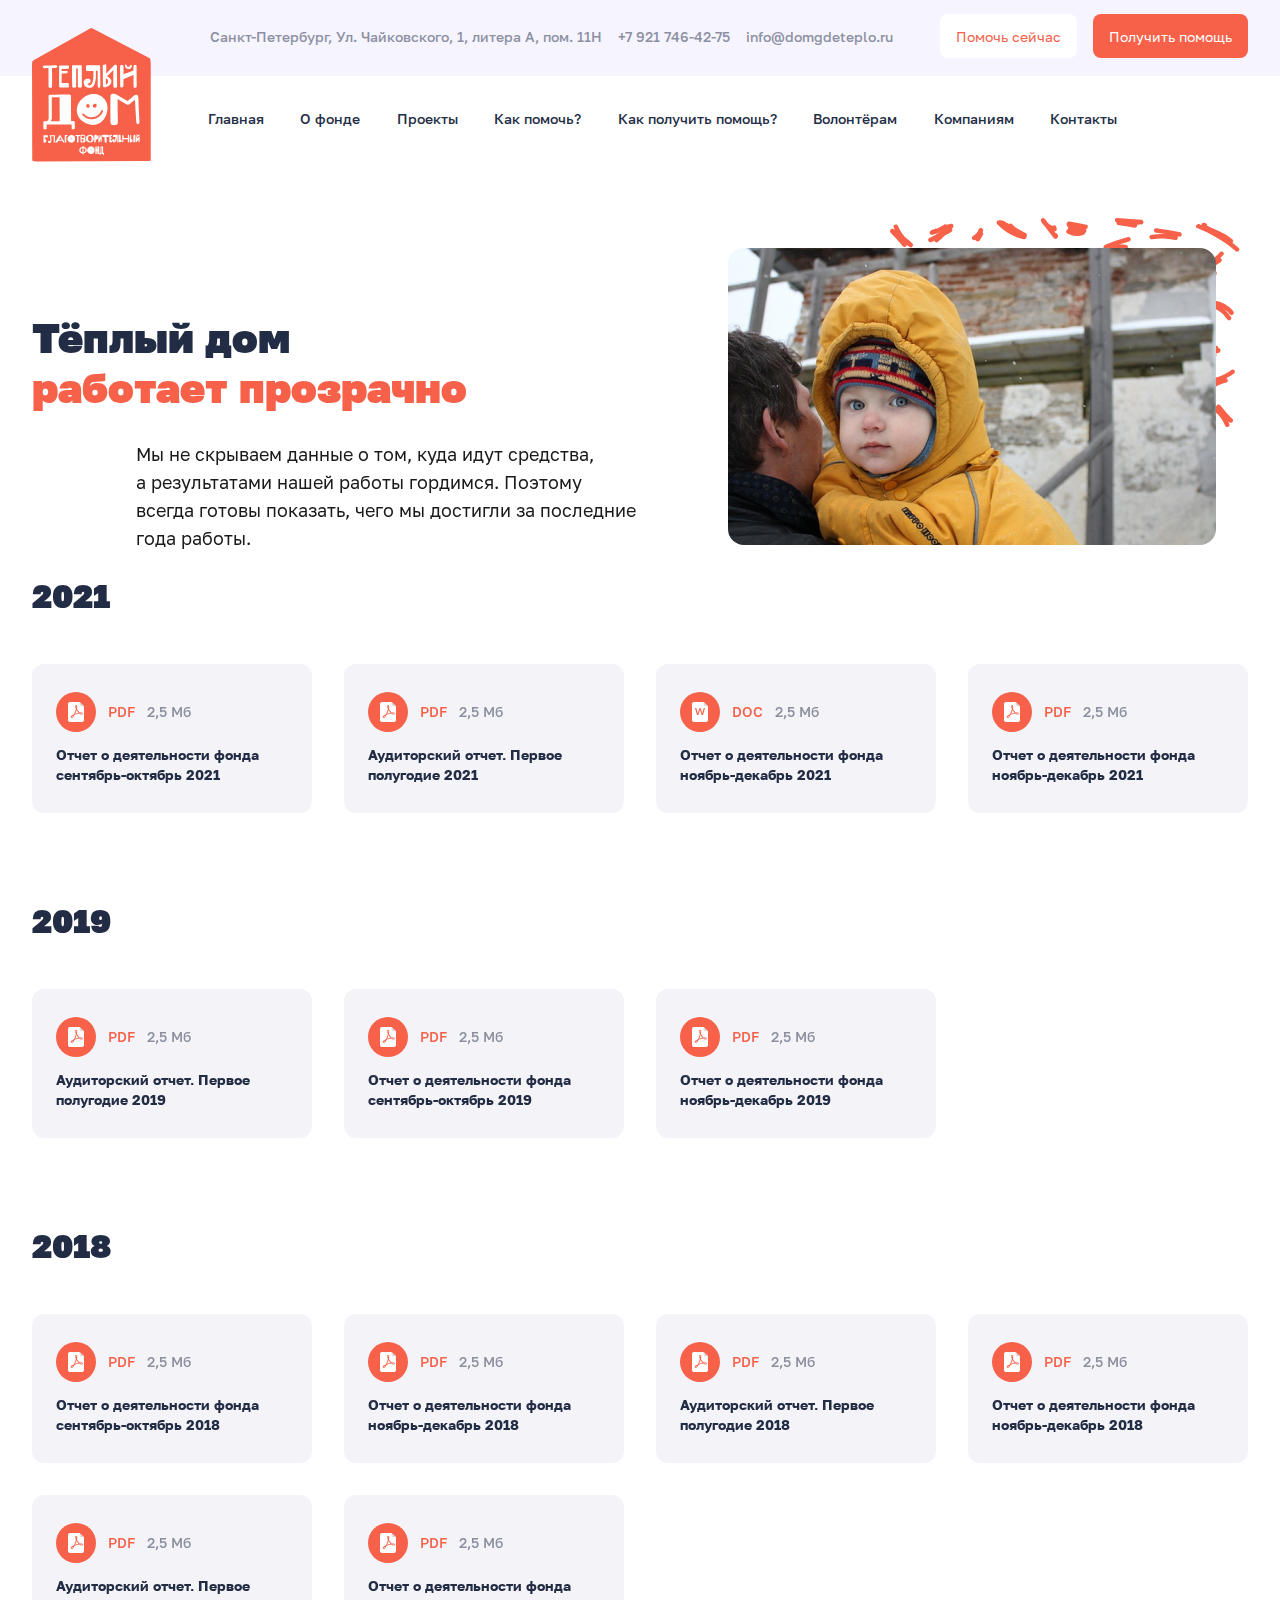
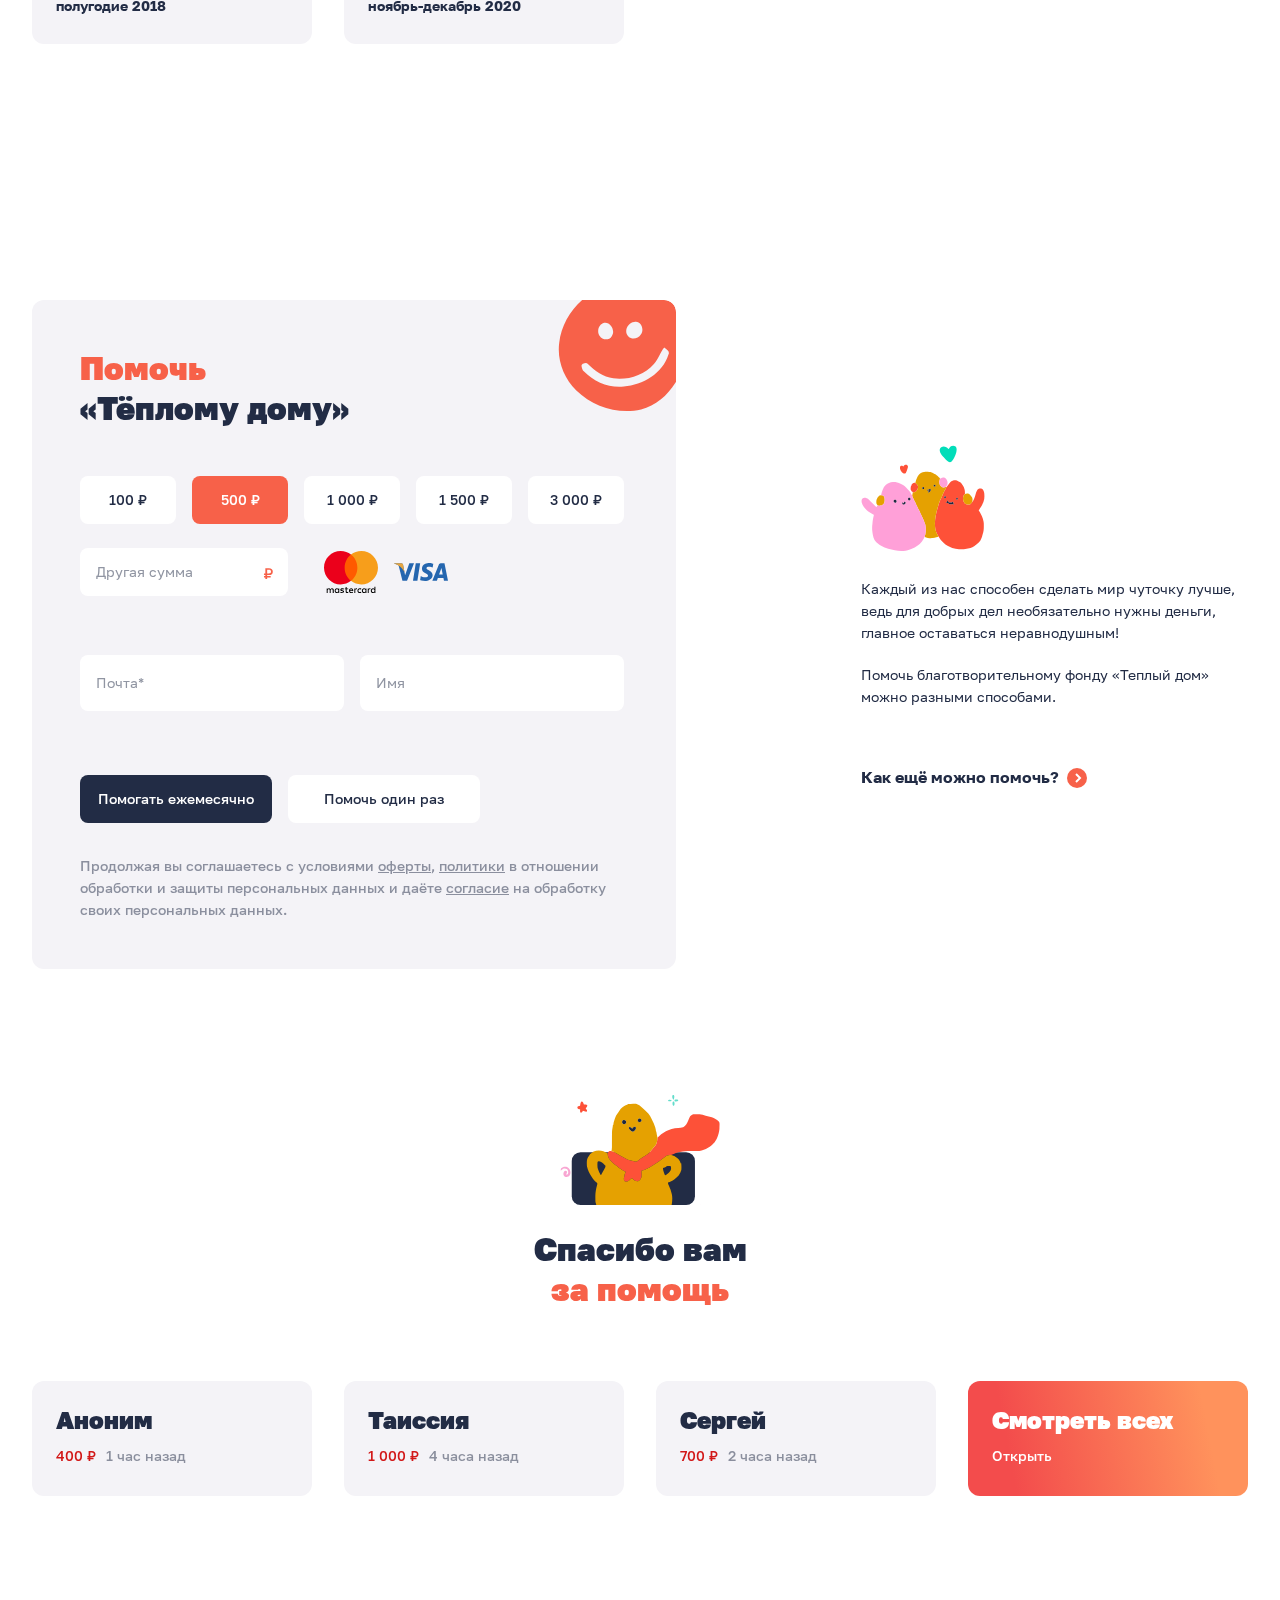
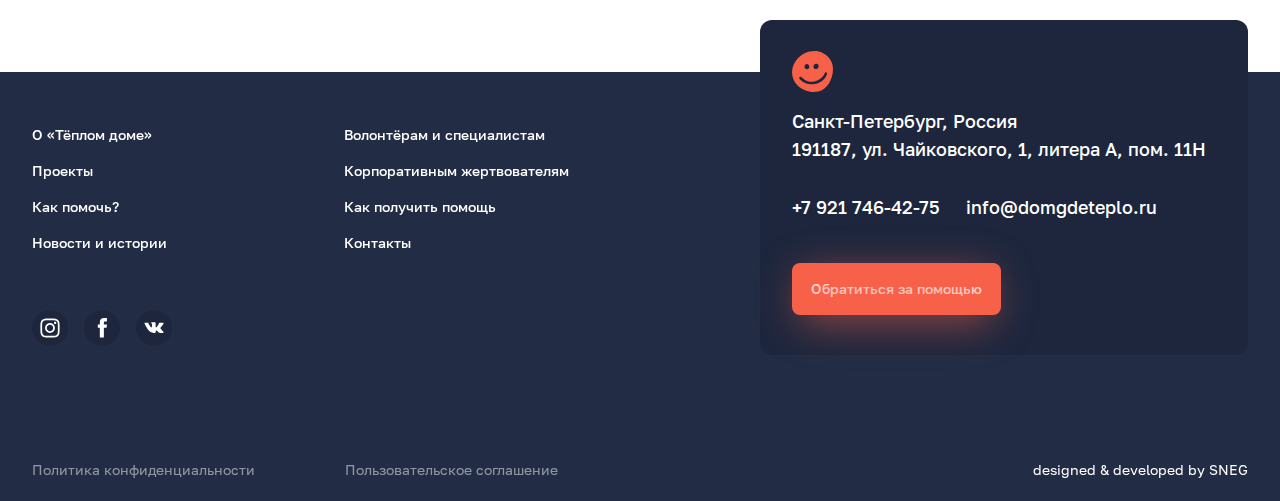
<file: reports.html>
<!DOCTYPE html>
<html lang="ru">

<head>
    <meta charset="utf-8">
    <meta name="viewport" content="width=device-width, initial-scale=1">
    <meta name="format-detection" content="telephone=no">
    <meta name="format-detection" content="date=no">
    <meta name="format-detection" content="address=no">
    <meta name="format-detection" content="email=no">
    <meta content="notranslate" name="google">
    <meta property="og:image" content="img/sharing/logo.png">
    <meta property="vk:image" content="img/sharing/logo.png">
    <meta name="twitter:image:src" content="img/sharing/logo.png">
    <link rel="icon" type="image/ico" sizes="16x16" href="img/favicon/favicon-16x16.ico">
    <link rel="stylesheet" href="css/style.min.css">
    <meta name="msapplication-TileColor" content="#da532c">
    <meta name="theme-color" content="#fffff">
    <meta name="msapplication-navbutton-color" content="#000">
    <meta name="apple-mobile-web-app-status-bar-style" content="#000">
    <title>Отчёты</title>
</head>

<body>
    <header class="header">
        <div class="container"><button class="burger" aria-label="бургер" id="headerBurger" data-target-id="headerBurger" data-target-class-toggle=".burger__menu_open"><span>бургер</span></button>
            <div class="burger__menu">
                <div class="burger__menu-close"><button class="btn burger__menu-close-btn"></button><a class="logo burger__logo" href="/"><img src="img/sprite/logo.svg" alt="лого" width="57" height="64" /></a></div>
                <div class="burger__menu-content"><button class="btn header__nav-top-button btn_white burger__btn btn-open-modal-js" data-name="modal-donate">Помочь сейчас</button><button class="btn header__nav-top-button btn_orange burger__btn btn-open-modal-js" data-name="modal-need-help">Получить помощь</button>
                    <ul class="burger__menu-list">
                        <li class="burger__menu-list-item burger__menu-list-item_active"><a class="burger__menu-list-item-link" href="/">Главная</a></li>
                        <li class="burger__menu-list-item"><a class="burger__menu-list-item-link" href="about.html">О фонде</a></li>
                        <li class="burger__menu-list-item"><a class="burger__menu-list-item-link" href="projects.html">Проекты</a></li>
                        <li class="burger__menu-list-item"><a class="burger__menu-list-item-link" href="howtohelp.html">Как помочь?</a></li>
                        <li class="burger__menu-list-item"><a class="burger__menu-list-item-link" href="howtogethelp.html">Как получить помощь?</a></li>
                        <li class="burger__menu-list-item"><a class="burger__menu-list-item-link" href="employees.html">Волонтёрам</a></li>
                        <li class="burger__menu-list-item"><a class="burger__menu-list-item-link" href="employees.html">Компаниям</a></li>
                        <li class="burger__menu-list-item"><a class="burger__menu-list-item-link" href="/">Главная</a></li>
                    </ul>
                    <div class="burger-description"><a class="burger-description-adress" href="#">Санкт-Петербург, Ул. Чайковского, 1, литера А, пом. 11Н</a><a class="burger-description-adress" href="tel:+79217464275">+7 921 746-42-75</a><a class="burger-description-adress" href="mailto:info@domgdeteplo.ru">info@domgdeteplo.ru</a></div>
                    <div class="burger__social"><a class="burger__social-item burger__social-item_instagram" href="#"></a><a class="burger__social-item burger__social-item_facebook" href="#"></a><a class="burger__social-item burger__social-item_vk" href="#"></a></div>
                </div>
            </div><a class="logo header__logo" href="/"><img src="img/sprite/logo.svg" alt="лого" /></a>
            <div class="header__nav-top">
                <div class="header__nav-top-description"><a class="header__nav-top-adress" href="#">Санкт-Петербург, Ул. Чайковского, 1, литера А, пом. 11Н</a><a class="header__nav-top-adress" href="tel:+79217464275">+7 921 746-42-75</a><a class="header__nav-top-adress" href="mailto:info@domgdeteplo.ru">info@domgdeteplo.ru</a></div><button class="btn header__nav-top-button btn_white btn-open-modal-js" data-name="modal-donate">Помочь сейчас</button><button class="btn header__nav-top-button btn_orange btn-open-modal-js" data-name="modal-need-help">Получить помощь</button>
            </div>
            <div class="header__nav-bottom">
                <ul class="header__nav-bottom-menu">
                    <li class="header__nav-bottom-menu-item "><a class="header__nav-bottom-menu-item-link" href="/">Главная</a></li>
                    <li class="header__nav-bottom-menu-item header__nav-bottom-menu-itemjs "><a class="header__nav-bottom-menu-item-link" href="about.html">О фонде</a>
                        <ul class="header__nav-bottom-submenu header__nav-bottom-submenujs">
                            <li class="header__nav-bottom-submenu-item"><a class="header__nav-bottom-submenu-item-link" href="about.html">О «Тёплом доме»</a></li>
                            <li class="header__nav-bottom-submenu-item"><a class="header__nav-bottom-submenu-item-link" href="employees.html">Сотрудники</a></li>
                            <li class="header__nav-bottom-submenu-item"><a class="header__nav-bottom-submenu-item-link" href="reports.html">Отчёты</a></li>
                            <li class="header__nav-bottom-submenu-item"><a class="header__nav-bottom-submenu-item-link" href="employees.html">Попечительский совет</a></li>
                            <li class="header__nav-bottom-submenu-item"><a class="header__nav-bottom-submenu-item-link" href="contacts.html">Документы и реквизиты</a></li>
                            <li class="header__nav-bottom-submenu-item"><a class="header__nav-bottom-submenu-item-link" href="award.html">Наши награды</a></li>
                        </ul>
                    </li>
                    <li class="header__nav-bottom-menu-item "><a class="header__nav-bottom-menu-item-link" href="projects.html">Проекты</a></li>
                    <li class="header__nav-bottom-menu-item "><a class="header__nav-bottom-menu-item-link" href="howtohelp.html">Как помочь?</a></li>
                    <li class="header__nav-bottom-menu-item "><a class="header__nav-bottom-menu-item-link" href="howtogethelp.html">Как получить помощь?</a></li>
                    <li class="header__nav-bottom-menu-item "><a class="header__nav-bottom-menu-item-link" href="#">Волонтёрам</a></li>
                    <li class="header__nav-bottom-menu-item "><a class="header__nav-bottom-menu-item-link" href="#">Компаниям</a></li>
                    <li class="header__nav-bottom-menu-item "><a class="header__nav-bottom-menu-item-link" href="contacts.html">Контакты</a></li>
                </ul>
            </div>
        </div>
    </header>
    <main>
        <div class="modal-thanks">
            <div class="modal-thanks__block">
                <div class="needhelp__container-btn btn-close-js" data-name="modal-thanks"></div>
                <p class="page-thanks__title modal-thanks__title">Спасибо вам <span>за помощь</span></p>
                <ul class="modal-thanks__donaters">
                    <li class="modal-thanks__donater">
                        <p class="page-thanks__donater-name">Аноним</p>
                        <div class="page-thanks__donater-pay">
                            <p class="page-thanks__donater-sum">400 ₽</p>
                            <p class="page-thanks__donater-time">1 час назад</p>
                        </div>
                    </li>
                    <li class="modal-thanks__donater">
                        <p class="page-thanks__donater-name">Таиссия</p>
                        <div class="page-thanks__donater-pay">
                            <p class="page-thanks__donater-sum">1 000 ₽</p>
                            <p class="page-thanks__donater-time">4 часа назад</p>
                        </div>
                    </li>
                    <li class="modal-thanks__donater">
                        <p class="page-thanks__donater-name">Сергей</p>
                        <div class="page-thanks__donater-pay">
                            <p class="page-thanks__donater-sum">700 ₽</p>
                            <p class="page-thanks__donater-time">2 часа назад</p>
                        </div>
                    </li>
                    <li class="modal-thanks__donater">
                        <p class="page-thanks__donater-name">Аноним</p>
                        <div class="page-thanks__donater-pay">
                            <p class="page-thanks__donater-sum">400 ₽</p>
                            <p class="page-thanks__donater-time">1 час назад</p>
                        </div>
                    </li>
                    <li class="modal-thanks__donater">
                        <p class="page-thanks__donater-name">Таиссия</p>
                        <div class="page-thanks__donater-pay">
                            <p class="page-thanks__donater-sum">1 000 ₽</p>
                            <p class="page-thanks__donater-time">4 часа назад</p>
                        </div>
                    </li>
                    <li class="modal-thanks__donater">
                        <p class="page-thanks__donater-name">Аноним</p>
                        <div class="page-thanks__donater-pay">
                            <p class="page-thanks__donater-sum">400 ₽</p>
                            <p class="page-thanks__donater-time">1 час назад</p>
                        </div>
                    </li>
                    <li class="modal-thanks__donater">
                        <p class="page-thanks__donater-name">Таиссия</p>
                        <div class="page-thanks__donater-pay">
                            <p class="page-thanks__donater-sum">1 000 ₽</p>
                            <p class="page-thanks__donater-time">4 часа назад</p>
                        </div>
                    </li>
                    <li class="modal-thanks__donater">
                        <p class="page-thanks__donater-name">Сергей</p>
                        <div class="page-thanks__donater-pay">
                            <p class="page-thanks__donater-sum">700 ₽</p>
                            <p class="page-thanks__donater-time">2 часа назад</p>
                        </div>
                    </li>
                    <li class="modal-thanks__donater">
                        <p class="page-thanks__donater-name">Аноним</p>
                        <div class="page-thanks__donater-pay">
                            <p class="page-thanks__donater-sum">400 ₽</p>
                            <p class="page-thanks__donater-time">1 час назад</p>
                        </div>
                    </li>
                    <li class="modal-thanks__donater">
                        <p class="page-thanks__donater-name">Таиссия</p>
                        <div class="page-thanks__donater-pay">
                            <p class="page-thanks__donater-sum">1 000 ₽</p>
                            <p class="page-thanks__donater-time">4 часа назад</p>
                        </div>
                    </li>
                    <li class="modal-thanks__donater">
                        <p class="page-thanks__donater-name">Аноним</p>
                        <div class="page-thanks__donater-pay">
                            <p class="page-thanks__donater-sum">400 ₽</p>
                            <p class="page-thanks__donater-time">1 час назад</p>
                        </div>
                    </li>
                    <li class="modal-thanks__donater">
                        <p class="page-thanks__donater-name">Таиссия</p>
                        <div class="page-thanks__donater-pay">
                            <p class="page-thanks__donater-sum">1 000 ₽</p>
                            <p class="page-thanks__donater-time">4 часа назад</p>
                        </div>
                    </li>
                    <li class="modal-thanks__donater">
                        <p class="page-thanks__donater-name">Сергей</p>
                        <div class="page-thanks__donater-pay">
                            <p class="page-thanks__donater-sum">700 ₽</p>
                            <p class="page-thanks__donater-time">2 часа назад</p>
                        </div>
                    </li>
                    <li class="modal-thanks__donater">
                        <p class="page-thanks__donater-name">Аноним</p>
                        <div class="page-thanks__donater-pay">
                            <p class="page-thanks__donater-sum">400 ₽</p>
                            <p class="page-thanks__donater-time">1 час назад</p>
                        </div>
                    </li>
                    <li class="modal-thanks__donater">
                        <p class="page-thanks__donater-name">Таиссия</p>
                        <div class="page-thanks__donater-pay">
                            <p class="page-thanks__donater-sum">1 000 ₽</p>
                            <p class="page-thanks__donater-time">4 часа назад</p>
                        </div>
                    </li>
                    <li class="modal-thanks__donater">
                        <p class="page-thanks__donater-name">Аноним</p>
                        <div class="page-thanks__donater-pay">
                            <p class="page-thanks__donater-sum">400 ₽</p>
                            <p class="page-thanks__donater-time">1 час назад</p>
                        </div>
                    </li>
                    <li class="modal-thanks__donater">
                        <p class="page-thanks__donater-name">Таиссия</p>
                        <div class="page-thanks__donater-pay">
                            <p class="page-thanks__donater-sum">1 000 ₽</p>
                            <p class="page-thanks__donater-time">4 часа назад</p>
                        </div>
                    </li>
                    <li class="modal-thanks__donater">
                        <p class="page-thanks__donater-name">Сергей</p>
                        <div class="page-thanks__donater-pay">
                            <p class="page-thanks__donater-sum">700 ₽</p>
                            <p class="page-thanks__donater-time">2 часа назад</p>
                        </div>
                    </li>
                    <li class="modal-thanks__donater">
                        <p class="page-thanks__donater-name">Аноним</p>
                        <div class="page-thanks__donater-pay">
                            <p class="page-thanks__donater-sum">400 ₽</p>
                            <p class="page-thanks__donater-time">1 час назад</p>
                        </div>
                    </li>
                    <li class="modal-thanks__donater">
                        <p class="page-thanks__donater-name">Таиссия</p>
                        <div class="page-thanks__donater-pay">
                            <p class="page-thanks__donater-sum">1 000 ₽</p>
                            <p class="page-thanks__donater-time">4 часа назад </p>
                        </div>
                    </li>
                    <li class="modal-thanks__donater">
                        <p class="page-thanks__donater-name">Аноним</p>
                        <div class="page-thanks__donater-pay">
                            <p class="page-thanks__donater-sum">400 ₽</p>
                            <p class="page-thanks__donater-time">1 час назад</p>
                        </div>
                    </li>
                    <li class="modal-thanks__donater">
                        <p class="page-thanks__donater-name">Таиссия</p>
                        <div class="page-thanks__donater-pay">
                            <p class="page-thanks__donater-sum">1 000 ₽</p>
                            <p class="page-thanks__donater-time">4 часа назад</p>
                        </div>
                    </li>
                    <li class="modal-thanks__donater">
                        <p class="page-thanks__donater-name">Сергей</p>
                        <div class="page-thanks__donater-pay">
                            <p class="page-thanks__donater-sum">700 ₽</p>
                            <p class="page-thanks__donater-time">2 часа назад</p>
                        </div>
                    </li>
                    <li class="modal-thanks__donater">
                        <p class="page-thanks__donater-name">Аноним</p>
                        <div class="page-thanks__donater-pay">
                            <p class="page-thanks__donater-sum">400 ₽</p>
                            <p class="page-thanks__donater-time">1 час назад</p>
                        </div>
                    </li>
                    <li class="modal-thanks__donater">
                        <p class="page-thanks__donater-name">Таиссия</p>
                        <div class="page-thanks__donater-pay">
                            <p class="page-thanks__donater-sum">1 000 ₽</p>
                            <p class="page-thanks__donater-time">4 часа назад</p>
                        </div>
                    </li>
                    <li class="modal-thanks__donater">
                        <p class="page-thanks__donater-name">Аноним</p>
                        <div class="page-thanks__donater-pay">
                            <p class="page-thanks__donater-sum">400 ₽</p>
                            <p class="page-thanks__donater-time">1 час назад</p>
                        </div>
                    </li>
                    <li class="modal-thanks__donater">
                        <p class="page-thanks__donater-name">Таиссия</p>
                        <div class="page-thanks__donater-pay">
                            <p class="page-thanks__donater-sum">1 000 ₽</p>
                            <p class="page-thanks__donater-time">4 часа назад</p>
                        </div>
                    </li>
                    <li class="modal-thanks__donater">
                        <p class="page-thanks__donater-name">Сергей</p>
                        <div class="page-thanks__donater-pay">
                            <p class="page-thanks__donater-sum">700 ₽</p>
                            <p class="page-thanks__donater-time">2 часа назад</p>
                        </div>
                    </li>
                    <li class="modal-thanks__donater">
                        <p class="page-thanks__donater-name">Аноним</p>
                        <div class="page-thanks__donater-pay">
                            <p class="page-thanks__donater-sum">400 ₽</p>
                            <p class="page-thanks__donater-time">1 час назад</p>
                        </div>
                    </li>
                    <li class="modal-thanks__donater">
                        <p class="page-thanks__donater-name">Таиссия</p>
                        <div class="page-thanks__donater-pay">
                            <p class="page-thanks__donater-sum">1 000 ₽</p>
                            <p class="page-thanks__donater-time">4 часа назад </p>
                        </div>
                    </li>
                    <li class="modal-thanks__donater">
                        <p class="page-thanks__donater-name">Сергей</p>
                        <div class="page-thanks__donater-pay">
                            <p class="page-thanks__donater-sum">700 ₽</p>
                            <p class="page-thanks__donater-time">2 часа назад</p>
                        </div>
                    </li>
                    <li class="modal-thanks__donater">
                        <p class="page-thanks__donater-name">Аноним</p>
                        <div class="page-thanks__donater-pay">
                            <p class="page-thanks__donater-sum">400 ₽</p>
                            <p class="page-thanks__donater-time">1 час назад</p>
                        </div>
                    </li>
                    <li class="modal-thanks__donater">
                        <p class="page-thanks__donater-name">Таиссия</p>
                        <div class="page-thanks__donater-pay">
                            <p class="page-thanks__donater-sum">1 000 ₽</p>
                            <p class="page-thanks__donater-time">4 часа назад </p>
                        </div>
                    </li>
                    <li class="modal-thanks__donater">
                        <p class="page-thanks__donater-name">Аноним</p>
                        <div class="page-thanks__donater-pay">
                            <p class="page-thanks__donater-sum">400 ₽</p>
                            <p class="page-thanks__donater-time">1 час назад</p>
                        </div>
                    </li>
                    <li class="modal-thanks__donater">
                        <p class="page-thanks__donater-name">Таиссия</p>
                        <div class="page-thanks__donater-pay">
                            <p class="page-thanks__donater-sum">1 000 ₽</p>
                            <p class="page-thanks__donater-time">4 часа назад </p>
                        </div>
                    </li>
                    <li class="modal-thanks__donater modal-thanks__donater-all"><a class="page-thanks__donater-link btn-open-modal-js" href="#" data-name="modal-thanks">
                            <p class="page-thanks__donater-title">Показать ещё</p>
                        </a></li>
                </ul>
            </div>
        </div>
        <div class="modal-need-help">
            <div class="needhelp false modal-need-help__block">
                <div class="needhelp__container-btn btn-close-js" data-name="modal-need-help"></div>
                <p class="needhelp__title false">Нужна помощь? <span>Свяжитесь с нами</span></p>
                <div class="needhelp__blocks">
                    <div class="needhelp__container false">
                        <div class="needhelp__formblock false">
                            <form class="needhelp__form" action="/" method="POST"><input class="needhelp__form-input" type="text" name="name" placeholder="Имя" /><input class="needhelp__form-input" type="tel" name="tel" placeholder="Телефон" /><input class="needhelp__form-input" type="email" name="email" placeholder="Почта*" required="required" /><textarea class="needhelp__form-input needhelp__form-input_height" name="situation" placeholder="Опишите ситуацию и укажите, какая именно помощь нужна на данный момент"></textarea></form><input class="needhelp__form-btn" type="submit" />
                            <p class="needhelp__desc">Продолжая вы соглашаетесь с условиями оферты, политики в отношении обработки и защиты персональных данных и даёте согласие на обработку своих персональных данных.</p>
                        </div>
                    </div>
                    <div class="needhelp__contacts">
                        <p class="needhelp__contacts-text">Контакты для связи</p><a class="needhelp__contacts-tel" href="tel:+78122758165">+7 (812) 275-81-65</a><a class="needhelp__contacts-tel" href="tel:+79216579018">+7 (921) 657-90-18</a><a class="needhelp__contacts-tel" href="mailto:info@domgdeteplo.ru">info@domgdeteplo.ru</a>
                        <p class="needhelp__contacts-text">Обратите внимание</p>
                        <p class="needhelp__contacts-desc">Фонд не оказывает семьям разовую помощь. Получение натуральной помощи возможно только при участии семьи в других наших программах.</p>
                        <p class="needhelp__contacts-desc">Также фонд «Теплый дом» не оказывает финансовую помощь на лечение и реабилитацию детей взрослых, а также не помогает купить недвижимость, выплатить кредиты или ипотеку.</p>
                    </div>
                </div>
            </div>
        </div>
        <div class="modal-donate">
            <div class="block-donate block-donate_nobg" data-name="help">
                <div class="block-donate__btn-close btn-close-js" data-name="modal-donate"></div>
                <h2 class="block-donate__title">Помочь <span class="block-donate__title_black">«Тёплому дому»</span></h2>
                <div class="block-donate__container">
                    <form class="block-donate__form" action="/add_movie" method="POST">
                        <ul class="block-donate__donates">
                            <li class="block-donate__donates-donate" data-sum="100">100 ₽</li>
                            <li class="block-donate__donates-donate block-donate__donates-donate_active" data-sum="500">500 ₽</li>
                            <li class="block-donate__donates-donate" data-sum="1000">1 000 ₽</li>
                            <li class="block-donate__donates-donate" data-sum="1500">1 500 ₽</li>
                            <li class="block-donate__donates-donate" data-sum="3000">3 000 ₽</li>
                        </ul>
                        <div class="block-donate__other-sum">
                            <div class="block-donate__input"><input class="block-donate__other-donate" type="number" name="title" placeholder="Другая сумма" /></div>
                            <div class="block-donate__type-card"><label><input type="radio" name="card" id="mastercard" />
                                    <div class="block-donate__card block-donate__other-mastercard"></div>
                                </label><label><input type="radio" name="card" id="mastercard" />
                                    <div class="block-donate__card block-donate__other-visa"></div>
                                </label></div>
                        </div>
                        <div class="block-donate__data"><input class="block-donate__data-email" type="email" name="email" value="" placeholder="Почта*" required="required" /><input class="block-donate__data-name" type="text" name="name" value="" placeholder="Имя" /></div>
                        <div class="block-donate__btns"><input class="block-donate__btns-month btn-open-modal-js" type="submit" value="Помогать ежемесячно" data-name="modal-donate-thanks" /><input class="block-donate__btns-single" type="submit" value="Помочь один раз" /></div>
                        <div class="block-donate__rules">Продолжая вы соглашаетесь с условиями <span class="block-donate__rules_underline">оферты</span>, <span class="block-donate__rules_underline">политики</span> в отношении обработки и защиты персональных данных и даёте <span class="block-donate__rules_underline">согласие</span> на обработку своих персональных данных.</div>
                    </form>
                    <div class="block-donate__other-help">
                        <p class="block-donate__other-help-text">Не обязательно оказывать помощь в рамках конкретных проектов. Можно пожертвовать и просто так, а мы самостоятельно определим, куда важнее всего сейчас направить ваши деньги.</p>
                        <p class="block-donate__other-help-text">Кроме того не обязательно помогать деньгами, есть и другие способы.</p><a class="linkarrow block-donate__other-help_ml" href="howtohelp.html">Как ещё можно помочь?</a>
                    </div>
                </div>
            </div>
        </div>
        <div class="page-reports">
            <div class="container page-reports__container">
                <div class="block-header__container container page-reports__header">
                    <div class="block-header__title ">
                        <h1>Тёплый дом <span>работает прозрачно</span></h1>
                        <div class="block-header__description ">
                            <div class="block-header__description-container">
                                <p class="block-header__description-text">Мы не скрываем данные о том, куда идут средства, а результатами нашей работы гордимся. Поэтому всегда готовы показать, чего мы достигли за последние года работы.</p>
                            </div>
                        </div>
                    </div>
                    <div class="block-header__image">
                        <div class="block-header__image-container "><img class="block-header__image-img" src="img/content/video.jpg" alt="Фотография ребенка" /></div>
                    </div>
                </div>
                <div class="page-reports__documents">
                    <div class="page-reports__documents-year-container">
                        <p class="page-reports__documents-year">2021</p>
                        <ul class="blockDocuments swiper-wrapper page-reports__documents_wrap">
                            <li class="swiper-slide blockDocuments__document_width">
                                <div class="blockDocuments__document-property">
                                    <div class="blockDocuments__document-property-icon"><img src="img/sprite/pdf.svg" alt="pdf" /></div>
                                    <div class="blockDocuments__document-property-type">pdf</div>
                                    <div class="blockDocuments__document-property-size">2,5 Мб</div>
                                </div>
                                <p class="blockDocuments__document-name">Отчет о деятельности фонда сентябрь-октябрь 2021</p>
                            </li>
                            <li class="swiper-slide blockDocuments__document_width">
                                <div class="blockDocuments__document-property">
                                    <div class="blockDocuments__document-property-icon"><img src="img/sprite/pdf.svg" alt="pdf" /></div>
                                    <div class="blockDocuments__document-property-type">pdf</div>
                                    <div class="blockDocuments__document-property-size">2,5 Мб</div>
                                </div>
                                <p class="blockDocuments__document-name">Аудиторский отчет. Первое полугодие 2021</p>
                            </li>
                            <li class="swiper-slide blockDocuments__document_width">
                                <div class="blockDocuments__document-property">
                                    <div class="blockDocuments__document-property-icon"><img src="img/sprite/doc.svg" alt="doc" /></div>
                                    <div class="blockDocuments__document-property-type">doc</div>
                                    <div class="blockDocuments__document-property-size">2,5 Мб</div>
                                </div>
                                <p class="blockDocuments__document-name">Отчет о деятельности фонда ноябрь-декабрь 2021</p>
                            </li>
                            <li class="swiper-slide blockDocuments__document_width">
                                <div class="blockDocuments__document-property">
                                    <div class="blockDocuments__document-property-icon"><img src="img/sprite/pdf.svg" alt="pdf" /></div>
                                    <div class="blockDocuments__document-property-type">pdf</div>
                                    <div class="blockDocuments__document-property-size">2,5 Мб</div>
                                </div>
                                <p class="blockDocuments__document-name">Отчет о деятельности фонда ноябрь-декабрь 2021</p>
                            </li>
                        </ul>
                    </div>
                    <div class="page-reports__documents-year-container">
                        <p class="page-reports__documents-year">2019</p>
                        <ul class="blockDocuments swiper-wrapper page-reports__documents_wrap">
                            <li class="swiper-slide blockDocuments__document_width">
                                <div class="blockDocuments__document-property">
                                    <div class="blockDocuments__document-property-icon"><img src="img/sprite/pdf.svg" alt="pdf" /></div>
                                    <div class="blockDocuments__document-property-type">pdf</div>
                                    <div class="blockDocuments__document-property-size">2,5 Мб</div>
                                </div>
                                <p class="blockDocuments__document-name">Аудиторский отчет. Первое полугодие 2019</p>
                            </li>
                            <li class="swiper-slide blockDocuments__document_width">
                                <div class="blockDocuments__document-property">
                                    <div class="blockDocuments__document-property-icon"><img src="img/sprite/pdf.svg" alt="pdf" /></div>
                                    <div class="blockDocuments__document-property-type">pdf</div>
                                    <div class="blockDocuments__document-property-size">2,5 Мб</div>
                                </div>
                                <p class="blockDocuments__document-name">Отчет о деятельности фонда сентябрь-октябрь 2019</p>
                            </li>
                            <li class="swiper-slide blockDocuments__document_width">
                                <div class="blockDocuments__document-property">
                                    <div class="blockDocuments__document-property-icon"><img src="img/sprite/pdf.svg" alt="pdf" /></div>
                                    <div class="blockDocuments__document-property-type">pdf</div>
                                    <div class="blockDocuments__document-property-size">2,5 Мб</div>
                                </div>
                                <p class="blockDocuments__document-name">Отчет о деятельности фонда ноябрь-декабрь 2019</p>
                            </li>
                        </ul>
                    </div>
                    <div class="page-reports__documents-year-container">
                        <p class="page-reports__documents-year">2018</p>
                        <ul class="blockDocuments swiper-wrapper page-reports__documents_wrap">
                            <li class="swiper-slide blockDocuments__document_width">
                                <div class="blockDocuments__document-property">
                                    <div class="blockDocuments__document-property-icon"><img src="img/sprite/pdf.svg" alt="pdf" /></div>
                                    <div class="blockDocuments__document-property-type">pdf</div>
                                    <div class="blockDocuments__document-property-size">2,5 Мб</div>
                                </div>
                                <p class="blockDocuments__document-name">Отчет о деятельности фонда сентябрь-октябрь 2018</p>
                            </li>
                            <li class="swiper-slide blockDocuments__document_width">
                                <div class="blockDocuments__document-property">
                                    <div class="blockDocuments__document-property-icon"><img src="img/sprite/pdf.svg" alt="pdf" /></div>
                                    <div class="blockDocuments__document-property-type">pdf</div>
                                    <div class="blockDocuments__document-property-size">2,5 Мб</div>
                                </div>
                                <p class="blockDocuments__document-name">Отчет о деятельности фонда ноябрь-декабрь 2018</p>
                            </li>
                            <li class="swiper-slide blockDocuments__document_width">
                                <div class="blockDocuments__document-property">
                                    <div class="blockDocuments__document-property-icon"><img src="img/sprite/pdf.svg" alt="pdf" /></div>
                                    <div class="blockDocuments__document-property-type">pdf</div>
                                    <div class="blockDocuments__document-property-size">2,5 Мб</div>
                                </div>
                                <p class="blockDocuments__document-name">Аудиторский отчет. Первое полугодие 2018</p>
                            </li>
                            <li class="swiper-slide blockDocuments__document_width">
                                <div class="blockDocuments__document-property">
                                    <div class="blockDocuments__document-property-icon"><img src="img/sprite/pdf.svg" alt="pdf" /></div>
                                    <div class="blockDocuments__document-property-type">pdf</div>
                                    <div class="blockDocuments__document-property-size">2,5 Мб</div>
                                </div>
                                <p class="blockDocuments__document-name">Отчет о деятельности фонда ноябрь-декабрь 2018</p>
                            </li>
                            <li class="swiper-slide blockDocuments__document_width">
                                <div class="blockDocuments__document-property">
                                    <div class="blockDocuments__document-property-icon"><img src="img/sprite/pdf.svg" alt="pdf" /></div>
                                    <div class="blockDocuments__document-property-type">pdf</div>
                                    <div class="blockDocuments__document-property-size">2,5 Мб</div>
                                </div>
                                <p class="blockDocuments__document-name">Аудиторский отчет. Первое полугодие 2018</p>
                            </li>
                            <li class="swiper-slide blockDocuments__document_width">
                                <div class="blockDocuments__document-property">
                                    <div class="blockDocuments__document-property-icon"><img src="img/sprite/pdf.svg" alt="pdf" /></div>
                                    <div class="blockDocuments__document-property-type">pdf</div>
                                    <div class="blockDocuments__document-property-size">2,5 Мб</div>
                                </div>
                                <p class="blockDocuments__document-name">Отчет о деятельности фонда ноябрь-декабрь 2020</p>
                            </li>
                        </ul>
                    </div>
                </div>
            </div>
        </div>
        <div class="pages-donate" id="donate">
            <div class="container pages-donate__container">
                <div class="block-donate " data-name="help">
                    <h2 class="block-donate__title">Помочь <span class="block-donate__title_black">«Тёплому дому»</span></h2>
                    <div class="block-donate__container">
                        <form class="block-donate__form" action="/add_movie" method="POST">
                            <ul class="block-donate__donates">
                                <li class="block-donate__donates-donate" data-sum="100">100 ₽</li>
                                <li class="block-donate__donates-donate block-donate__donates-donate_active" data-sum="500">500 ₽</li>
                                <li class="block-donate__donates-donate" data-sum="1000">1 000 ₽</li>
                                <li class="block-donate__donates-donate" data-sum="1500">1 500 ₽</li>
                                <li class="block-donate__donates-donate" data-sum="3000">3 000 ₽</li>
                            </ul>
                            <div class="block-donate__other-sum">
                                <div class="block-donate__input"><input class="block-donate__other-donate" type="number" name="title" placeholder="Другая сумма" /></div>
                                <div class="block-donate__type-card"><label><input type="radio" name="card" id="mastercard" />
                                        <div class="block-donate__card block-donate__other-mastercard"></div>
                                    </label><label><input type="radio" name="card" id="mastercard" />
                                        <div class="block-donate__card block-donate__other-visa"></div>
                                    </label></div>
                            </div>
                            <div class="block-donate__data"><input class="block-donate__data-email" type="email" name="email" value="" placeholder="Почта*" required="required" /><input class="block-donate__data-name" type="text" name="name" value="" placeholder="Имя" /></div>
                            <div class="block-donate__btns"><input class="block-donate__btns-month btn-open-modal-js" type="submit" value="Помогать ежемесячно" data-name="modal-donate-thanks" /><input class="block-donate__btns-single" type="submit" value="Помочь один раз" /></div>
                            <div class="block-donate__rules">Продолжая вы соглашаетесь с условиями <span class="block-donate__rules_underline">оферты</span>, <span class="block-donate__rules_underline">политики</span> в отношении обработки и защиты персональных данных и даёте <span class="block-donate__rules_underline">согласие</span> на обработку своих персональных данных.</div>
                        </form>
                    </div>
                </div>
                <div class="pages-donate__other-help">
                    <div class="bubble-block"><svg class="bubble-block__img bubble-block__img_threebubble ">
                            <use xlink:href="img/symbols.svg#free_heroes"></use>
                        </svg>
                        <p>Каждый из нас способен сделать мир чуточку лучше, ведь для добрых дел необязательно нужны деньги, главное оставаться неравнодушным!
                        <p>Помочь благотворительному фонду «Теплый дом»‎ можно разными способами.</p><a class="linkarrow bubble-block__link" href="howtohelp.html">Как ещё можно помочь?</a>
                    </div>
                </div>
            </div>
        </div>
        <div class="page-thanks">
            <div class="container page-thanks__container">
                <div class="page-thanks__header"><svg class="page-thanks__img">
                        <use xlink:href="img/symbols.svg#bubble_heroes"></use>
                    </svg>
                    <p class="page-thanks__title">Спасибо вам <span>за помощь</span></p>
                </div>
                <ul class="page-thanks__donaters">
                    <li class="page-thanks__donater">
                        <p class="page-thanks__donater-name">Аноним</p>
                        <div class="page-thanks__donater-pay">
                            <p class="page-thanks__donater-sum">400 ₽</p>
                            <p class="page-thanks__donater-time">1 час назад</p>
                        </div>
                    </li>
                    <li class="page-thanks__donater">
                        <p class="page-thanks__donater-name">Таиссия</p>
                        <div class="page-thanks__donater-pay">
                            <p class="page-thanks__donater-sum">1 000 ₽</p>
                            <p class="page-thanks__donater-time">4 часа назад</p>
                        </div>
                    </li>
                    <li class="page-thanks__donater">
                        <p class="page-thanks__donater-name">Сергей</p>
                        <div class="page-thanks__donater-pay">
                            <p class="page-thanks__donater-sum">700 ₽</p>
                            <p class="page-thanks__donater-time">2 часа назад</p>
                        </div>
                    </li>
                    <li class="page-thanks__donater-all"><a class="page-thanks__donater-link btn-open-modal-js" href="#" data-name="modal-thanks">
                            <p class="page-thanks__donater-title">Смотреть всех</p>
                            <p class="page-thanks__donater-desc">Открыть</p>
                        </a></li>
                </ul>
            </div>
        </div>
    </main>
    <footer class="footer">
        <div class="container footer__container">
            <div class="footer__nav">
                <ul class="footer__nav-list">
                    <li class="footer__nav-list-item"><a href="about.html">О «Тёплом доме»</a></li>
                    <li class="footer__nav-list-item"><a href="projects.html">Проекты</a></li>
                    <li class="footer__nav-list-item"><a href="howtohelp.html">Как помочь?</a></li>
                    <li class="footer__nav-list-item"><a href="news.html">Новости и истории</a></li>
                </ul>
                <ul class="footer__nav-list">
                    <li class="footer__nav-list-item"><a href="">Волонтёрам и специалистам</a></li>
                    <li class="footer__nav-list-item"><a href="">Корпоративным жертвователям</a></li>
                    <li class="footer__nav-list-item"><a href="howtogethelp.html">Как получить помощь</a></li>
                    <li class="footer__nav-list-item"><a href="contacts.html">Контакты</a></li>
                </ul>
                <ul class="footer__social">
                    <li class="footer__social-icon footer__social_instagram"></li>
                    <li class="footer__social-icon footer__social_facebook"></li>
                    <li class="footer__social-icon footer__social_vk"></li>
                </ul>
            </div>
            <div class="footer__address">
                <div class="footer__address-desc">
                    <p>Санкт-Петербург, Россия
                        191187, ул. Чайковского, 1, литера А, пом. 11Н</p>
                    <p><a href="tel:+79217464275">+7 921 746-42-75</a><a href="mailto:info@domgdeteplo.ru"><span>info@domgdeteplo.ru</span></a></p>
                </div><button class="btn footer__address-button btn_orange btn-open-modal-js" data-name="modal-need-help">Обратиться за помощью</button>
            </div>
        </div>
        <div class="footer__copyright container">
            <div class="footer__copyright-politics"><a href="#">Политика конфиденциальности</a><a href="#">Пользовательское соглашение</a></div><a href="#">designed &amp; developed by SNEG</a>
        </div>
    </footer><script src="libs/jquery/dist/jquery.min.js"></script><script src="js/custom.js"></script>
</body>

</html>
</file>
<file: css/style.min.css>
@charset "UTF-8";@font-face{font-family:"swiper-icons";src:url("data:application/font-woff;charset=utf-8;base64, [base64]//wADZ2x5ZgAAAywAAADMAAAD2MHtryVoZWFkAAABbAAAADAAAAA2E2+eoWhoZWEAAAGcAAAAHwAAACQC9gDzaG10eAAAAigAAAAZAAAArgJkABFsb2NhAAAC0AAAAFoAAABaFQAUGG1heHAAAAG8AAAAHwAAACAAcABAbmFtZQAAA/gAAAE5AAACXvFdBwlwb3N0AAAFNAAAAGIAAACE5s74hXjaY2BkYGAAYpf5Hu/j+W2+MnAzMYDAzaX6QjD6/4//Bxj5GA8AuRwMYGkAPywL13jaY2BkYGA88P8Agx4j+/8fQDYfA1AEBWgDAIB2BOoAeNpjYGRgYNBh4GdgYgABEMnIABJzYNADCQAACWgAsQB42mNgYfzCOIGBlYGB0YcxjYGBwR1Kf2WQZGhhYGBiYGVmgAFGBiQQkOaawtDAoMBQxXjg/wEGPcYDDA4wNUA2CCgwsAAAO4EL6gAAeNpj2M0gyAACqxgGNWBkZ2D4/wMA+xkDdgAAAHjaY2BgYGaAYBkGRgYQiAHyGMF8FgYHIM3DwMHABGQrMOgyWDLEM1T9/w8UBfEMgLzE////P/5//f/V/xv+r4eaAAeMbAxwIUYmIMHEgKYAYjUcsDAwsLKxc3BycfPw8jEQA/[base64]/uznmfPFBNODM2K7MTQ45YEAZqGP81AmGGcF3iPqOop0r1SPTaTbVkfUe4HXj97wYE+yNwWYxwWu4v1ugWHgo3S1XdZEVqWM7ET0cfnLGxWfkgR42o2PvWrDMBSFj/IHLaF0zKjRgdiVMwScNRAoWUoH78Y2icB/yIY09An6AH2Bdu/UB+yxopYshQiEvnvu0dURgDt8QeC8PDw7Fpji3fEA4z/PEJ6YOB5hKh4dj3EvXhxPqH/SKUY3rJ7srZ4FZnh1PMAtPhwP6fl2PMJMPDgeQ4rY8YT6Gzao0eAEA409DuggmTnFnOcSCiEiLMgxCiTI6Cq5DZUd3Qmp10vO0LaLTd2cjN4fOumlc7lUYbSQcZFkutRG7g6JKZKy0RmdLY680CDnEJ+UMkpFFe1RN7nxdVpXrC4aTtnaurOnYercZg2YVmLN/d/gczfEimrE/fs/bOuq29Zmn8tloORaXgZgGa78yO9/cnXm2BpaGvq25Dv9S4E9+5SIc9PqupJKhYFSSl47+Qcr1mYNAAAAeNptw0cKwkAAAMDZJA8Q7OUJvkLsPfZ6zFVERPy8qHh2YER+3i/BP83vIBLLySsoKimrqKqpa2hp6+jq6RsYGhmbmJqZSy0sraxtbO3sHRydnEMU4uR6yx7JJXveP7WrDycAAAAAAAH//wACeNpjYGRgYOABYhkgZgJCZgZNBkYGLQZtIJsFLMYAAAw3ALgAeNolizEKgDAQBCchRbC2sFER0YD6qVQiBCv/H9ezGI6Z5XBAw8CBK/m5iQQVauVbXLnOrMZv2oLdKFa8Pjuru2hJzGabmOSLzNMzvutpB3N42mNgZGBg4GKQYzBhYMxJLMlj4GBgAYow/P/PAJJhLM6sSoWKfWCAAwDAjgbRAAB42mNgYGBkAIIbCZo5IPrmUn0hGA0AO8EFTQAA") format("woff");font-weight:400;font-style:normal}:root{--swiper-theme-color:#007aff}.swiper-container{margin-left:auto;margin-right:auto;position:relative;overflow:hidden;list-style:none;padding:0;z-index:1}.swiper-container-vertical>.swiper-wrapper{flex-direction:column}.swiper-wrapper{position:relative;width:100%;height:100%;z-index:1;display:flex;transition-property:transform;box-sizing:content-box}.swiper-container-android .swiper-slide,.swiper-wrapper{transform:translate3d(0,0,0)}.swiper-container-multirow>.swiper-wrapper{flex-wrap:wrap}.swiper-container-multirow-column>.swiper-wrapper{flex-wrap:wrap;flex-direction:column}.swiper-container-free-mode>.swiper-wrapper{transition-timing-function:ease-out;margin:0 auto}.swiper-container-pointer-events{touch-action:pan-y}.swiper-container-pointer-events.swiper-container-vertical{touch-action:pan-x}.swiper-slide{flex-shrink:0;width:100%;height:100%;position:relative;transition-property:transform}.swiper-slide-invisible-blank{visibility:hidden}.swiper-container-autoheight,.swiper-container-autoheight .swiper-slide{height:auto}.swiper-container-autoheight .swiper-wrapper{align-items:flex-start;transition-property:transform,height}.swiper-container-3d{perspective:1200px}.swiper-container-3d .swiper-cube-shadow,.swiper-container-3d .swiper-slide,.swiper-container-3d .swiper-slide-shadow-bottom,.swiper-container-3d .swiper-slide-shadow-left,.swiper-container-3d .swiper-slide-shadow-right,.swiper-container-3d .swiper-slide-shadow-top,.swiper-container-3d .swiper-wrapper{transform-style:preserve-3d}.swiper-container-3d .swiper-slide-shadow-bottom,.swiper-container-3d .swiper-slide-shadow-left,.swiper-container-3d .swiper-slide-shadow-right,.swiper-container-3d .swiper-slide-shadow-top{position:absolute;left:0;top:0;width:100%;height:100%;pointer-events:none;z-index:10}.swiper-container-3d .swiper-slide-shadow-left{background-image:linear-gradient(to left,rgba(0,0,0,.5),rgba(0,0,0,0))}.swiper-container-3d .swiper-slide-shadow-right{background-image:linear-gradient(to right,rgba(0,0,0,.5),rgba(0,0,0,0))}.swiper-container-3d .swiper-slide-shadow-top{background-image:linear-gradient(to top,rgba(0,0,0,.5),rgba(0,0,0,0))}.swiper-container-3d .swiper-slide-shadow-bottom{background-image:linear-gradient(to bottom,rgba(0,0,0,.5),rgba(0,0,0,0))}.swiper-container-css-mode>.swiper-wrapper{overflow:auto;scrollbar-width:none;-ms-overflow-style:none}.swiper-container-css-mode>.swiper-wrapper::-webkit-scrollbar{display:none}.swiper-container-css-mode>.swiper-wrapper>.swiper-slide{scroll-snap-align:start start}.swiper-container-horizontal.swiper-container-css-mode>.swiper-wrapper{scroll-snap-type:x mandatory}.swiper-container-vertical.swiper-container-css-mode>.swiper-wrapper{scroll-snap-type:y mandatory}:root{--swiper-navigation-size:44px}.swiper-button-next,.swiper-button-prev{position:absolute;top:50%;width:calc(var(--swiper-navigation-size)/44*27);height:var(--swiper-navigation-size);margin-top:calc(0px - (var(--swiper-navigation-size)/2));z-index:10;cursor:pointer;display:flex;align-items:center;justify-content:center;color:var(--swiper-navigation-color,var(--swiper-theme-color))}.swiper-button-next.swiper-button-disabled,.swiper-button-prev.swiper-button-disabled{opacity:.35;cursor:auto;pointer-events:none}.swiper-button-next:after,.swiper-button-prev:after{font-family:swiper-icons;font-size:var(--swiper-navigation-size);text-transform:none!important;letter-spacing:0;font-variant:initial;line-height:1}.swiper-button-prev,.swiper-container-rtl .swiper-button-next{left:10px;right:auto}.swiper-button-prev:after,.swiper-container-rtl .swiper-button-next:after{content:"prev"}.swiper-button-next,.swiper-container-rtl .swiper-button-prev{right:10px;left:auto}.swiper-button-next:after,.swiper-container-rtl .swiper-button-prev:after{content:"next"}.swiper-button-next.swiper-button-white,.swiper-button-prev.swiper-button-white{--swiper-navigation-color:#fff}.swiper-button-next.swiper-button-black,.swiper-button-prev.swiper-button-black{--swiper-navigation-color:#000}.swiper-button-lock{display:none}.swiper-pagination{position:absolute;text-align:center;transition:300ms opacity;transform:translate3d(0,0,0);z-index:10}.swiper-pagination.swiper-pagination-hidden{opacity:0}.swiper-container-horizontal>.swiper-pagination-bullets,.swiper-pagination-custom,.swiper-pagination-fraction{bottom:10px;left:0;width:100%}.swiper-pagination-bullets-dynamic{overflow:hidden;font-size:0}.swiper-pagination-bullets-dynamic .swiper-pagination-bullet{transform:scale(.33);position:relative}.swiper-pagination-bullets-dynamic .swiper-pagination-bullet-active,.swiper-pagination-bullets-dynamic .swiper-pagination-bullet-active-main{transform:scale(1)}.swiper-pagination-bullets-dynamic .swiper-pagination-bullet-active-prev{transform:scale(.66)}.swiper-pagination-bullets-dynamic .swiper-pagination-bullet-active-prev-prev{transform:scale(.33)}.swiper-pagination-bullets-dynamic .swiper-pagination-bullet-active-next{transform:scale(.66)}.swiper-pagination-bullets-dynamic .swiper-pagination-bullet-active-next-next{transform:scale(.33)}.swiper-pagination-bullet{width:8px;height:8px;display:inline-block;border-radius:50%;background:#000;opacity:.2}button.swiper-pagination-bullet{border:none;margin:0;padding:0;box-shadow:none;-webkit-appearance:none;appearance:none}.swiper-pagination-clickable .swiper-pagination-bullet{cursor:pointer}.swiper-pagination-bullet:only-child{display:none!important}.swiper-pagination-bullet-active{opacity:1;background:var(--swiper-pagination-color,var(--swiper-theme-color))}.swiper-container-vertical>.swiper-pagination-bullets{right:10px;top:50%;transform:translate3d(0,-50%,0)}.swiper-container-vertical>.swiper-pagination-bullets .swiper-pagination-bullet{margin:6px 0;display:block}.swiper-container-vertical>.swiper-pagination-bullets.swiper-pagination-bullets-dynamic{top:50%;transform:translateY(-50%);width:8px}.swiper-container-vertical>.swiper-pagination-bullets.swiper-pagination-bullets-dynamic .swiper-pagination-bullet{display:inline-block;transition:200ms transform,200ms top}.swiper-container-horizontal>.swiper-pagination-bullets .swiper-pagination-bullet{margin:0 4px}.swiper-container-horizontal>.swiper-pagination-bullets.swiper-pagination-bullets-dynamic{left:50%;transform:translateX(-50%);white-space:nowrap}.swiper-container-horizontal>.swiper-pagination-bullets.swiper-pagination-bullets-dynamic .swiper-pagination-bullet{transition:200ms transform,200ms left}.swiper-container-horizontal.swiper-container-rtl>.swiper-pagination-bullets-dynamic .swiper-pagination-bullet{transition:200ms transform,200ms right}.swiper-pagination-progressbar{background:rgba(0,0,0,.25);position:absolute}.swiper-pagination-progressbar .swiper-pagination-progressbar-fill{background:var(--swiper-pagination-color,var(--swiper-theme-color));position:absolute;left:0;top:0;width:100%;height:100%;transform:scale(0);transform-origin:left top}.swiper-container-rtl .swiper-pagination-progressbar .swiper-pagination-progressbar-fill{transform-origin:right top}.swiper-container-horizontal>.swiper-pagination-progressbar,.swiper-container-vertical>.swiper-pagination-progressbar.swiper-pagination-progressbar-opposite{width:100%;height:4px;left:0;top:0}.swiper-container-horizontal>.swiper-pagination-progressbar.swiper-pagination-progressbar-opposite,.swiper-container-vertical>.swiper-pagination-progressbar{width:4px;height:100%;left:0;top:0}.swiper-pagination-white{--swiper-pagination-color:#fff}.swiper-pagination-black{--swiper-pagination-color:#000}.swiper-pagination-lock{display:none}.swiper-scrollbar{border-radius:10px;position:relative;-ms-touch-action:none;background:rgba(0,0,0,.1)}.swiper-container-horizontal>.swiper-scrollbar{position:absolute;left:1%;bottom:3px;z-index:50;height:5px;width:98%}.swiper-container-vertical>.swiper-scrollbar{position:absolute;right:3px;top:1%;z-index:50;width:5px;height:98%}.swiper-scrollbar-drag{height:100%;width:100%;position:relative;background:rgba(0,0,0,.5);border-radius:10px;left:0;top:0}.swiper-scrollbar-cursor-drag{cursor:move}.swiper-scrollbar-lock,template{display:none}.swiper-zoom-container{width:100%;height:100%;display:flex;justify-content:center;align-items:center;text-align:center}.swiper-zoom-container>canvas,.swiper-zoom-container>img,.swiper-zoom-container>svg{max-width:100%;max-height:100%;object-fit:contain}.swiper-slide-zoomed{cursor:move}.swiper-lazy-preloader{width:42px;height:42px;position:absolute;left:50%;top:50%;margin-left:-21px;margin-top:-21px;z-index:10;transform-origin:50%;animation:swiper-preloader-spin 1s infinite linear;box-sizing:border-box;border:4px solid var(--swiper-preloader-color,var(--swiper-theme-color));border-radius:50%;border-top-color:transparent}.swiper-lazy-preloader-white{--swiper-preloader-color:#fff}.swiper-lazy-preloader-black{--swiper-preloader-color:#000}@keyframes swiper-preloader-spin{to{transform:rotate(360deg)}}.swiper-container .swiper-notification{position:absolute;left:0;top:0;pointer-events:none;opacity:0;z-index:-1000}.swiper-container-fade.swiper-container-free-mode .swiper-slide{transition-timing-function:ease-out}.swiper-container-fade .swiper-slide{pointer-events:none;transition-property:opacity}.swiper-container-fade .swiper-slide .swiper-slide{pointer-events:none}.swiper-container-fade .swiper-slide-active,.swiper-container-fade .swiper-slide-active .swiper-slide-active{pointer-events:auto}.swiper-container-cube,.swiper-container-flip{overflow:visible}.swiper-container-cube .swiper-slide{pointer-events:none;-webkit-backface-visibility:hidden;backface-visibility:hidden;z-index:1;visibility:hidden;transform-origin:0 0;width:100%;height:100%}.swiper-container-cube .swiper-slide .swiper-slide{pointer-events:none}.swiper-container-cube.swiper-container-rtl .swiper-slide{transform-origin:100% 0}.swiper-container-cube .swiper-slide-active .swiper-slide-active{pointer-events:auto}.swiper-container-cube .swiper-slide-active,.swiper-container-cube .swiper-slide-next,.swiper-container-cube .swiper-slide-next+.swiper-slide,.swiper-container-cube .swiper-slide-prev{pointer-events:auto;visibility:visible}.swiper-container-cube .swiper-slide-shadow-bottom,.swiper-container-cube .swiper-slide-shadow-left,.swiper-container-cube .swiper-slide-shadow-right,.swiper-container-cube .swiper-slide-shadow-top{z-index:0;-webkit-backface-visibility:hidden;backface-visibility:hidden}.swiper-container-cube .swiper-cube-shadow{position:absolute;left:0;bottom:0;width:100%;height:100%;opacity:.6;z-index:0}.swiper-container-cube .swiper-cube-shadow:before{content:"";background:#000;position:absolute;left:0;top:0;bottom:0;right:0;filter:blur(50px)}.swiper-container-flip .swiper-slide{pointer-events:none;-webkit-backface-visibility:hidden;backface-visibility:hidden;z-index:1}.swiper-container-flip .swiper-slide .swiper-slide,a svg,button svg{pointer-events:none}.swiper-container-flip .swiper-slide-active,.swiper-container-flip .swiper-slide-active .swiper-slide-active{pointer-events:auto}.swiper-container-flip .swiper-slide-shadow-bottom,.swiper-container-flip .swiper-slide-shadow-left,.swiper-container-flip .swiper-slide-shadow-right,.swiper-container-flip .swiper-slide-shadow-top{z-index:0;-webkit-backface-visibility:hidden;backface-visibility:hidden}.linkarrow{position:relative;font-family:"Golos";font-style:normal;font-weight:700;font-size:14px;line-height:17px;color:#222c45;text-decoration:none;transition:.3s;text-align:center;display:block}.linkarrow:hover{opacity:.7}.linkarrow::after{position:absolute;content:"";width:20px;height:20px;margin-left:16px;background-color:#f76149;background-image:url(../img/sprite/arrow.svg);background-repeat:no-repeat;background-position:60% 50%;border-radius:50%}.block-article__questions-links-link_white.linkarrow::after{background:#fff url(../img/sprite/arrow-right-blue.svg) no-repeat;background-position:60% 50%;border-radius:50%}.content{max-width:1112px;margin-left:auto}body{position:relative;font:300 14px -apple-system,BlinkMacSystemFont,"Golos","Roboto","Ubuntu","Droid Sans","Helvetica Neue","Arial",sans-serif,"Apple Color Emoji","Segoe UI Emoji","Segoe UI Symbol";color:#1a1a1a;margin:0;-webkit-font-smoothing:antialiased;-moz-osx-font-smoothing:grayscale}.page{padding-top:29px}.main{margin:0 auto;max-width:1440px;overflow-x:hidden}.container{width:100%;max-width:1216px;margin:0 auto}@font-face{font-family:"Golos";src:url(../fonts/Golos-Text_Black.woff2) format("woff2"),url(../fonts/Golos-Text_Black.woff) format("woff");font-weight:900;font-style:normal;font-display:swap}@font-face{font-family:"Golos";src:url(../fonts/Golos-Text_Bold.woff2) format("woff2"),url(../fonts/Golos-Text_Bold.woff) format("woff");font-weight:700;font-style:normal;font-display:swap}@font-face{font-family:"Golos";src:url(../fonts/Golos-Text_DemiBold.woff2) format("woff2"),url(../fonts/Golos-Text_DemiBold.woff) format("woff");font-weight:600;font-style:normal;font-display:swap}@font-face{font-family:"Golos";src:url(../fonts/Golos-Text_Medium.woff2) format("woff2"),url(../fonts/Golos-Text_Medium.woff) format("woff");font-weight:500;font-style:normal;font-display:swap}@font-face{font-family:"Golos";src:url(../fonts/Golos-Text_Regular.woff2) format("woff2"),url(../fonts/Golos-Text_Regular.woff) format("woff");font-weight:400;font-style:normal;font-display:swap}@-ms-viewport{width:device-width}[role=button]{cursor:pointer}[type=search]::-webkit-search-decoration{-webkit-appearance:none}[tabindex="-1"]:focus{outline:0!important}*,::after,::before{box-sizing:border-box;-webkit-tap-highlight-color:transparent}html{font-family:sans-serif;line-height:1.15;-webkit-text-size-adjust:100%;-ms-text-size-adjust:100%;-ms-overflow-style:scrollbar;-webkit-tap-highlight-color:rgba(34,44,69,0)}a,button{transition:.3s}a{cursor:pointer;background-color:transparent;-webkit-text-decoration-skip:objects}a:hover{text-decoration:none}button{border-radius:0;background:0 0}img{max-width:100%;vertical-align:middle;border-style:none}svg{fill:currentColor}svg:not(:root){overflow:hidden}hr{box-sizing:content-box;height:0;overflow:visible}h1,h2,h3,h4,h5,h6{margin-top:0;margin-bottom:15px;font-family:-apple-system,BlinkMacSystemFont,"Golos","Roboto","Ubuntu","Droid Sans","Helvetica Neue","Arial",sans-serif,"Apple Color Emoji","Segoe UI Emoji","Segoe UI Symbol";font-weight:700;line-height:1.2;color:currentColor}p{margin-top:0;margin-bottom:20px}article,aside,figcaption,figure,footer,header,hgroup,main,nav,section{display:block}blockquote{padding:0;margin-left:0;margin-right:0}abbr[data-original-title],abbr[title]{text-decoration:underline dotted;cursor:help;border-bottom:0}address,dl,ol,ul{margin-bottom:1rem}address{font-style:normal;line-height:inherit}dl,ol,ul{margin-top:0}ol ol,ol ul,ul ol,ul ul{margin-bottom:0}dt{font-weight:700}dd{margin-bottom:.5rem;margin-left:0}dfn{font-style:italic}b,strong{font-weight:bolder}small{font-size:80%}sub,sup{position:relative;font-size:75%;line-height:0;vertical-align:baseline}sub{bottom:-.25em}sup{top:-.5em}code,kbd,pre,samp{font-family:SFMono-Regular,Menlo,Monaco,Consolas,Liberation Mono,Courier New,monospace;font-size:1em}pre{margin-top:0;margin-bottom:1rem;overflow:auto;-ms-overflow-style:scrollbar}blockquote,figure{margin:0 0 1rem}table{border-collapse:collapse}caption{padding-top:15px;padding-bottom:15px;color:gray;text-align:left;caption-side:bottom}th{text-align:inherit}button,input,optgroup,select,textarea{margin:0;font-family:inherit;font-size:inherit;line-height:inherit}button,input{overflow:visible}button,select{text-transform:none}[type=reset],[type=submit],button,html [type=button]{-webkit-appearance:button}[type=button]::-moz-focus-inner,[type=reset]::-moz-focus-inner,[type=submit]::-moz-focus-inner,button::-moz-focus-inner{padding:0;border-style:none}input[type=checkbox],input[type=radio]{box-sizing:border-box;padding:0}input[type=date],input[type=datetime-local],input[type=month],input[type=time]{-webkit-appearance:listbox}textarea{overflow:auto;resize:vertical}fieldset{min-width:0;padding:0;margin:0;border:0}legend{display:block;width:100%;max-width:100%;padding:0;margin-bottom:.5rem;font-size:1.5rem;line-height:inherit;color:inherit;white-space:normal}progress{vertical-align:baseline}[type=number]::-webkit-inner-spin-button,[type=number]::-webkit-outer-spin-button{height:auto}[type=search]{outline-offset:-2px;-webkit-appearance:none}[type=search]::-webkit-search-cancel-button,[type=search]::-webkit-search-decoration{-webkit-appearance:none}::-webkit-file-upload-button{font:inherit;-webkit-appearance:button}output{display:inline-block}summary{display:list-item;cursor:pointer}[hidden]{display:none!important}.btn{border:0;box-sizing:border-box;display:inline-block;vertical-align:middle;margin:0;padding:.3em .7em;white-space:nowrap;-webkit-user-select:none;-ms-user-select:none;user-select:none;text-align:center;font-size:1em;font-family:inherit;line-height:1.5;text-decoration:none;text-transform:none;color:#1a1a1a;border-radius:8px;background-image:none;cursor:pointer;transition:.3s}.btn:focus,.btn:hover{text-decoration:none;opacity:.7}.btn:active,.btn:focus{outline:0}.btn--disabled,.btn:disabled{opacity:.7;cursor:not-allowed;color:#1a1a1a;background-color:#e6e6e6;border-color:#ccc}a.btn--disabled{pointer-events:none}.btn_white{background-color:#fff;color:#f76149}.btn_orange{background-color:#f76149;color:#fff}.btn--black,.btn__blackWhite{background-color:#222c45;color:#fff}.main-nav{position:relative;z-index:10}.main-nav__list{margin:0;padding:0;list-style:none;display:-ms-flexbox;display:flex;-ms-flex-pack:justify;justify-content:space-between}.main-nav__item{position:relative}.main-nav__item--active>.main-nav__link{color:#f76149}.main-nav__link{padding:0;font-family:"Golos";font-weight:500;font-size:.87rem;color:#222c45;display:block;text-decoration:none;transition:.3s}.main-nav__link:focus,.main-nav__link:hover{opacity:.7;text-decoration:none}.main-nav__link--lvl-2{padding:14px 18px;font-family:"Golos";font-style:normal;font-weight:500;font-size:14px;line-height:22px;color:#222c45}.main-nav__toggler{display:inline-block;padding:0;background:0 0;border:none}.no-js .main-nav__toggler{display:none}.fotoramka{position:relative;background-color:#fff;z-index:1}.fotoramka img{object-fit:cover;border-radius:16px}.fotoramka::before{content:"";position:absolute;width:80%;height:80%;top:-9%;right:-7%;background-image:url(../img/sprite/video.svg);background-repeat:no-repeat;background-position:center;background-size:cover;z-index:-3}.bubble-block,.fotoramka{display:inline-block}.bubble-block__img{max-width:124px;max-height:124px;margin-bottom:24px;object-fit:contain}.bubble-block__img_not-link{margin-bottom:23px}.bubble-block p{margin:0 0 20px;font-family:"Golos";font-style:normal;font-weight:400;font-size:14px;line-height:22px;color:#222c45}.bubble-block p:last-of-type{margin-bottom:0}.bubble-block h2{margin:0;max-width:416px;width:100%;font-weight:900;font-size:2.28em}.bubble-block__span{display:block;color:#f76149}.bubble-block__link{margin-top:31px}.bubble-block__img_bubbleStar{width:97px;height:94px}.bubble-block__img_bubbleMagnifier{width:70px;height:79px}.bubble-block__img_threebubble{width:124px;height:106px}.bubble-block__img_bubbleHelper{width:124.5px;height:72px}.bubble-block__img_bubbleFlying{margin-left:-29px;width:129px;height:80px}.bubble-block__img_bubbleembrace{width:81px;height:79px;margin-bottom:30px}.bubble-block__img_bubble_hungry{display:block;margin:0 auto 40px}.link-block{display:inline-block;position:relative;height:100%;background-color:#f6f4ff;color:#222c45;padding:18px 16px 18px 24px;border-radius:16px;text-decoration:none;transition:.3s}.block-news-history__card:hover,.blockDocuments__document:hover,.blockDocuments__document_width:hover,.link-block:hover,.news-history__btn:hover,.news-history__cards-container-arrow-img:hover,.page-documents__btn:hover{opacity:.7}.block-article-header__link-text{color:#222c45;max-width:168px;margin:0;font-family:"Golos";font-style:normal;font-weight:500;font-size:14px;line-height:22px;text-decoration:none}.block-article-header__link-text_span{text-decoration:underline}.block-without-img__list{list-style:none;padding:0}.block-without-img__list-item{display:inline-block;max-width:280px;width:100%}.block-without-img__list-item p,.bubble-block h2{font-family:"Golos";font-style:normal;color:#222c45}.block-without-img__list-item_header{max-width:-webkit-min-content;max-width:min-content;font-size:32px;line-height:40px;font-weight:700;margin:0 0 19px}.block-without-img__list-item_desc{padding-right:3px;margin:0;font-size:18px;line-height:28px;font-weight:400}.news-history{padding:0 30px;margin-bottom:64px;display:-ms-flexbox;display:flex;overflow:hidden}.news-history__container{width:100%}.news-history__bubble{margin-bottom:56px}.news-history__cards-container{margin-top:56px;position:relative;margin-bottom:56px;display:-ms-flexbox;display:flex}.news-history__cards-container-arrow{display:-ms-flexbox;display:flex;-ms-flex-pack:end;justify-content:flex-end;-ms-flex-align:center;align-items:center;max-width:136px;width:100%}.news-history__cards-container-arrow-img{width:48px;height:48px;background:#222c45 url(../img/sprite/arrow-right.svg) no-repeat center;border-radius:50%;transition:.3s;cursor:pointer}.news-history__cards-container::after{content:"";z-index:-1;top:0;left:50%;width:130%;height:131%;bottom:-176px;position:absolute;background-color:#f4f3f6;-ms-transform:translate(-50%,13%);transform:translate(-50%,13%)}.news-history__btn{display:block;width:-webkit-fit-content;width:fit-content;font-family:"Golos";font-style:normal;font-weight:500;font-size:14px;line-height:17px;background-color:#222c45;color:#fff;border-radius:8px;padding:15.5px 22.5px;margin:0 auto 72px;transition:.3s}.block-news-history{padding:0;display:-ms-flexbox;display:flex;-ms-flex-pack:justify;justify-content:space-between;list-style:none;margin:-16px}.block-news-history__card{overflow:hidden;display:-ms-flexbox;display:flex;position:relative;background:#222c45;border-radius:16px;transition:.3s;margin:16px;cursor:pointer;max-width:208px;width:100%;min-height:272px;padding:0 24px 26px}.block-news-history__card a{text-decoration:none;display:-ms-flexbox;display:flex}.block-news-history__card_audio::after{content:"";position:absolute;top:32px;left:20px;width:40px;height:40px;border-radius:50%;background:url(../img/sprite/headphones.svg)}.block-news-history__card-img{opacity:.5;position:absolute;top:0;left:0;object-fit:cover;width:100%;height:100%}.block-news-history__card-content{z-index:2;margin-top:102px;display:-ms-flexbox;display:flex;-ms-flex-direction:column;flex-direction:column}.block-news-history__card-content-date,.block-news-history__card-content-title{font-family:"Golos";font-style:normal;font-weight:700;color:#fff;font-size:18px;line-height:24px;margin:0 0 15px}.block-news-history__card-content-date{margin:auto 0 0;font-weight:500;font-size:14px;line-height:22px}.block-news-history__card_width{max-width:100%;min-height:252px;margin:12px}.block-news-history_m0{margin-left:0;margin-right:0}.block-news-history__card-content_mt{margin-top:104px}.page-projects{padding:0 30px;margin-bottom:158px}.page-projects__container{display:-ms-flexbox;display:flex;-ms-flex-direction:row;flex-direction:row;-ms-flex-wrap:wrap;flex-wrap:wrap;width:100%}.page-projects__content{display:-ms-flexbox;display:flex;-ms-flex-pack:justify;justify-content:space-between}.page-projects__content-cards{width:100%;margin-bottom:24px}.page-projects__content-aside{width:21.6%}.page-projects_description{-ms-flex-order:2;order:2;width:100%;margin-top:55px;margin-bottom:101px}.page-projects_description-text{font-family:"Golos";font-style:normal;font-weight:400;font-size:18px;line-height:28px;color:#222c45;max-width:488px;margin:0 0 0 104px}.page-projects__content{-ms-flex-order:4;order:4}.page-projects__content-aside-gradient{position:relative;background:linear-gradient(261.2deg,#01d8b7 18.44%,#4ca3f3 92.51%);border-radius:12px;padding:79px 16px 33px;margin-bottom:11px;margin-right:0;width:100%}.page-projects__content-aside-gradient::after{content:"";position:absolute;width:40px;height:40px;top:32px;left:24px;background:url(../img/sprite/white_headphones.svg) no-repeat center}.page-projects__content-aside-gradient::before{content:"слушать";position:absolute;top:40px;left:76px;width:87px;height:24px;background:#fff;color:#01d8b7;border-radius:14px;font-family:"Golos";font-style:normal;font-weight:500;font-size:14px;line-height:22px;text-align:center}.page-projects__content-aside-gradient-title{margin:0 0 4px;font-family:"Golos";font-style:normal;font-weight:700;font-size:16px;line-height:20px;color:#fff}.page-projects__content-aside-gradient-desc,.page-projects__content-aside-gradient-text{font-family:"Golos";font-style:normal;font-weight:500;font-size:14px;line-height:22px;color:#fff;margin:0 0 25px}.page-projects__content-aside-gradient-text{margin:0;font-weight:400;font-size:16px}.page-projects__content-aside-grey{background:#f4f3f7;border-radius:12px;padding:33px 16px;width:100%;height:-webkit-fit-content;height:fit-content}.page-projects__content-aside-grey-desc,.page-projects__content-aside-grey-title{font-family:"Golos";font-style:normal;font-weight:700;font-size:16px;line-height:22px;color:#222c45;margin:0 0 20px}.page-projects__content-aside-grey-desc{font-weight:400;margin:0 0 39px}.page-projects__content-aside-grey-left,.page-projects__content-aside-grey-right{width:32px;height:32px;background:#fff url(../img/sprite/arrow_nav.svg) no-repeat center;border-radius:50%}.page-projects__content-aside-grey-left{margin-right:8px}.page-projects__content-aside-grey-right{-ms-transform:rotate(180deg);transform:rotate(180deg)}.block-article-header__container{display:-ms-flexbox;display:flex;-ms-flex-direction:row;flex-direction:row;-ms-flex-wrap:wrap;flex-wrap:wrap;width:100%}.block-article-header__bubble{-ms-flex-order:1;order:1}.block-article-header__link{margin-left:auto;margin-top:46px;-ms-flex-order:2;order:2}.block-projects{padding:0;list-style:none;display:-ms-flexbox;display:flex;-ms-flex-wrap:nowrap;flex-wrap:nowrap;margin:-8px}.block-projects__link{height:100%;width:100%;display:-ms-flexbox;display:flex;-ms-flex-direction:column;flex-direction:column;text-decoration:none}.block-projects__card{display:-ms-flexbox;display:flex;margin:8px;position:relative;overflow:hidden;border-radius:16px;max-width:208px;width:100%}.block-projects__card_nowrap{max-width:296px;height:auto}.block-projects__card::after{content:"Поддержать";position:absolute;top:26px;left:24px;color:#fff;font-family:"Golos";font-style:normal;font-weight:700;font-size:14px;line-height:17px}.block-projects__card-bg{height:180px;object-position:top;object-fit:cover;width:100%;border-radius:16px 16px 0 0}.block-projects__card-content{-ms-flex-positive:1;flex-grow:1;background-color:#f4f3f7;border-radius:16px;width:100%;margin-top:-70px;padding:17px 16px 21px;display:-ms-flexbox;display:flex;-ms-flex-direction:column;flex-direction:column}.block-projects__card-content-text{margin-bottom:14px}.block-projects__card-content-calc{margin-top:auto}.block-projects__card-content-title{font-family:"Golos";font-style:normal;font-weight:700;font-size:24px;line-height:28px;color:#222c45;margin-bottom:11px}.block-projects__card-content-desc{padding:0;margin:0;font-family:"Golos";font-style:normal;font-weight:500;font-size:14px;line-height:22px;color:#222c45}.block-projects__card-content-collected,.block-projects__card-content-goals{display:-ms-flexbox;display:flex;-ms-flex-pack:justify;justify-content:space-between;margin-bottom:2px}.block-projects__card-content-collected{margin-bottom:18px;color:rgba(34,44,69,.5)}.block-projects__card-content-collected_good{color:#3dbc78}.block-projects__card-content-collected-text,.block-projects__card-content-goals-text{margin:0;font-family:"Golos";font-style:normal;font-weight:500;font-size:14px;line-height:22px}.block-projects__card-content-goals-text{color:rgba(34,44,69,.5)}.block-projects__card-content-collected-text{color:inherit}.block-projects__card-content-indicator{width:100%;background-color:#fff;border-radius:8px;padding:3px}.block-projects__card-content-indicator-index{width:1%;height:10px;background-color:#3dbc78;border-radius:8px}.block-projects__card-end{margin:8px;position:relative;overflow:hidden;height:auto;min-height:100%;max-width:208px;width:100%}.block-projects__card-end-img{position:absolute;max-width:168px;width:100%;min-height:168px;top:-5px;right:0}.block-projects__card-end-text,.block-projects__card-end-title{font-family:"Golos";font-style:normal;font-weight:700;font-size:24px;line-height:28px;color:#fff;margin:162px 0 27px}.block-projects__card-end-title span{font-size:42px}.block-projects__card-end-text{font-weight:500;font-size:14px;line-height:22px;margin:0}.block-gradient{overflow:hidden;background:linear-gradient(259.05deg,#ff925c 16.21%,#f34c4c 83.79%);border-radius:12px;padding-left:24px;padding-right:24px;height:100%}.page-documents{padding:0 12px;margin-bottom:84px}.page-documents__container{display:-ms-flexbox;display:flex;-ms-flex-direction:row;flex-direction:row;-ms-flex-wrap:wrap;flex-wrap:wrap;width:100%;-ms-flex-order:2;order:2;overflow:hidden;margin-bottom:60px}.page-documents__description{-ms-flex-order:2;order:2;width:100%;margin-top:52px;margin-bottom:88px}.page-documents__description-text{font-family:"Golos";font-style:normal;font-weight:400;font-size:18px;line-height:28px;color:#222c45;max-width:488px;margin:0 0 0 104px}.page-documents__btn{text-decoration:none;-ms-flex-order:3;order:3;border-radius:8px;padding:16px;width:auto;margin:0 auto;font-family:"Golos";font-style:normal;font-weight:500;font-size:14px;line-height:17px;color:#fff;background:#222c45;transition:.3s}.blockDocuments{list-style:none;display:-ms-flexbox;display:flex;width:auto;-ms-flex-pack:justify;justify-content:space-between;padding:0;margin:-16px}.blockDocuments__document,.blockDocuments__document_width{background-color:#f4f3f7;border-radius:12px;transition:.3s;cursor:pointer;padding:28px 16px;margin:16px}.blockDocuments__document_width{width:-webkit-fill-available}.blockDocuments__document{width:244px}.blockDocuments__document-property,.blockDocuments__document-property-icon{display:-ms-flexbox;display:flex;-ms-flex-align:center;align-items:center;margin:-6px -6px 7px}.blockDocuments__document-property-icon{-ms-flex-pack:center;justify-content:center;margin:6px;width:40px;height:40px;border-radius:50%;background:#f76149 url(../img/sprite/letter.svg) no-repeat center}.blockDocuments__document-property-size,.blockDocuments__document-property-type{margin:6px;font-family:"Golos";font-style:normal;font-weight:500;font-size:14px;line-height:22px}.blockDocuments__document-property-type{text-transform:uppercase;color:#f76149}.blockDocuments__document-property-size{color:rgba(34,44,69,.5)}.blockDocuments__document-name{font-family:"Golos";font-style:normal;font-weight:700;font-size:14px;line-height:20px;color:#222c45;margin:0}.page-heroes{padding:0 30px;margin-bottom:158px}.page-heroes__header{display:-ms-flexbox;display:flex;-ms-flex-align:center;align-items:center;-ms-flex-direction:column;flex-direction:column;margin-bottom:81px;padding:0 19px}.page-heroes__img{width:225px;height:110px;object-fit:cover;margin-bottom:24px}.page-heroes__title{max-width:304px;font-family:"Golos";font-style:normal;font-weight:900;font-size:32px;line-height:40px;text-align:center;color:#222c45;margin:0}.page-heroes__title span,.page-thanks__title span{color:#f76149}.page-heroes__title:nth-child(3){margin-bottom:51px}.page-heroes__desc{margin:0;max-width:624px;font-family:"Golos";font-style:normal;font-weight:400;font-size:18px;line-height:28px;text-align:center;color:#222c45}.page-heroes__content{margin-bottom:56px;position:relative;overflow:hidden;padding-right:20px}.page-heroes__content-container{margin-right:-20px;padding-right:20px}.page-heroes__connect{padding-left:24px;padding-right:21px;display:-ms-flexbox;display:flex;-ms-flex-pack:justify;justify-content:space-between;-ms-flex-align:center;align-items:center;background:#f4f3f6;border-radius:12px;height:48px}.page-heroes__connect_mr{margin-right:30px}.page-heroes__link-text{margin:0;font-family:"Golos";font-style:normal;font-weight:500;font-size:16px;line-height:19px;color:rgba(34,44,69,.6)}.block-companys{list-style:none;display:-ms-flexbox;display:flex;-ms-flex-pack:justify;justify-content:space-between;margin:0;padding:0}.block-companys__company{height:104px;border-radius:8px;cursor:pointer;transition:.3s}.block-companys__company:hover,.block-donate__btn-close:hover,.block-donate__donates-donate:hover,.pages-faces__btn:hover{opacity:.7}.block-companys__company-link{display:-ms-flexbox;display:flex;background:#f4f3f6;-ms-flex-pack:center;justify-content:center;-ms-flex-align:center;align-items:center;padding:0;width:100%;height:100%}.block-companys__company-img{z-index:2;width:183px;height:70%;object-fit:contain}.block-companys__right-btn{position:absolute;z-index:2;top:30%;right:0;width:40px;height:40px;background:#222c45 url(../img/sprite/arrow-right.svg) no-repeat center;border-radius:50%;transition:.3s;cursor:pointer}.page-faces{padding:0 30px;margin-bottom:224px}.pages-faces__container{display:-ms-flexbox;display:flex;-ms-flex-wrap:wrap;flex-wrap:wrap;width:100%}.pages-faces__images{-ms-flex-order:1;order:1;margin-top:40px;width:40%;position:relative;min-height:296px;border-radius:8px;background:url(../img/content/nasha_kommanda.jpg) no-repeat center;background-size:cover}.pages-faces__link{position:absolute;height:auto;bottom:-41px;right:-34px}.pages-faces__bubble{-ms-flex-order:2;order:2;margin-left:137px;margin-bottom:51px;max-width:240px}.pages-faces__desc-container{display:inline-block;-ms-flex-order:3;order:3;-ms-transform:translateY(-101px);transform:translateY(-101px);margin-left:auto;max-width:488px;width:100%}.pages-faces__desc{font-family:"Golos";font-style:normal;font-weight:400;font-size:18px;line-height:28px;color:#222c45;margin-bottom:57px}.pages-faces__btn{text-decoration:none;font-family:"Golos";font-style:normal;font-weight:500;font-size:14px;line-height:17px;color:#fff;background-color:#222c45;border-radius:8px;padding:15.5px 33px;transition:.3s;text-align:center}.pages-faces__content{padding-right:20px;position:relative;-ms-flex-order:6;order:6;overflow:hidden}.pages-faces__content-container{margin-right:-20px;padding-right:20px}.pages-faces__content-right-btn{position:absolute;z-index:2;top:40%;right:0;width:40px;height:40px;background:#222c45 url(../img/sprite/arrow-right.svg) no-repeat center;border-radius:50%;transition:.3s;cursor:pointer}.pages-faces__link-btm,input[type=radio]{display:none}.block-faces{list-style:none;margin:0;padding:0}.block-faces__face{overflow:hidden;height:-webkit-fit-content;height:fit-content;border-radius:50%}.block-faces__img{width:100%;height:100%;object-fit:cover}.pages-donate{padding:0 30px;margin-bottom:126px}.pages-donate__container{display:-ms-flexbox;display:flex;-ms-flex-pack:justify;justify-content:space-between}.pages-donate__other-help{margin-top:145px;max-width:387px;width:100%}.block-donate{height:-webkit-fit-content;height:fit-content;position:relative;background:#f4f3f7 url(../img/sprite/smile_orange.svg) no-repeat;background-size:118px auto;background-position:right 0 top 0;border-radius:12px;padding:48px}.block-donate_nobg{background:#f4f3f7;margin:auto}.block-donate__btn-close{position:absolute;width:22px;height:22px;top:24px;right:24px;transition:.3s;cursor:pointer}.block-donate__btn-close::after,.block-donate__btn-close::before{content:"";top:50%;-ms-transform:translate(50% 50%);transform:translate(50% 50%);-ms-transform:matrix(.71,.74,-.68,.71,0,0);transform:matrix(.71,.74,-.68,.71,0,0);position:absolute;width:100%;height:1px;background:#c4c4c4;border-radius:4px}.block-donate__btn-close::before{-ms-transform:matrix(.71,-.74,.68,.71,0,0);transform:matrix(.71,-.74,.68,.71,0,0)}.block-donate__title{max-width:290px;font-family:"Golos";font-style:normal;font-weight:900;font-size:2.28em;line-height:40px;color:#f76149;margin-bottom:48px}.block-donate__title_black{color:#222c45}.block-donate__donates{list-style:none;display:-ms-flexbox;display:flex;-ms-flex-wrap:wrap;flex-wrap:wrap;padding:0;margin:-8px -8px 16px}.block-donate__donates-donate{max-width:96px;width:100%;height:48px;display:-ms-flexbox;display:flex;-ms-flex-pack:center;justify-content:center;-ms-flex-align:center;align-items:center;background:#fff;border-radius:8px;font-family:"Golos";font-style:normal;font-weight:500;font-size:14px;line-height:17px;text-align:center;color:#222c45;cursor:pointer;transition:.3s;margin:8px}.block-donate__donates-donate_active{background:#f76149;color:#fff}.block-donate__other-donate{border:none;max-width:208px;height:48px;background-color:#fff;border-radius:8px;padding-left:16px;padding-right:33px;color:#222c45}.block-donate__other-donate:-ms-input-placeholder{color:#9095a2}.block-donate__other-donate::placeholder{color:#9095a2}.block-donate__input{position:relative}.block-donate__input::after{content:"";position:absolute;right:15px;top:50%;-ms-transform:translateY(-50%);transform:translateY(-50%);width:10px;height:17px;background:url(../img/sprite/rub.svg) no-repeat center;background-size:contain}.block-donate__other-sum{display:-ms-flexbox;display:flex;margin-bottom:34px;-ms-flex-direction:column;flex-direction:column}.block-donate__type-card{margin-left:28px;display:-ms-flexbox;display:flex;-ms-flex-align:center;align-items:center}input[type=radio]:checked+.block-donate__card{border:1px solid #f76149}.block-donate__card{padding:5px;border-radius:5px;display:inline-block;cursor:pointer;width:70px;height:48px;background-repeat:no-repeat;background-position:center;transition:.3s;margin-right:14px;border:1px solid #f4f3f7}.block-donate__card:last-child{margin-right:0}.block-donate__other-mastercard{background-size:80%;background-image:url(../img/sprite/mastercard-logo.svg)}.block-donate__other-visa{background-size:80%;background-image:url(../img/sprite/visa.svg)}.block-donate__data{display:-ms-flexbox;display:flex;margin-bottom:64px}.block-donate__data-email{position:relative;border:none;max-width:264px;width:100%;height:56px;background-color:#fff;border-radius:8px;padding-left:16px;padding-right:16px;color:#222c45}.block-donate__data-email:-ms-input-placeholder,.block-donate__data-name:-ms-input-placeholder{color:#9095a2}.block-donate__data-email::placeholder,.block-donate__data-name::placeholder{color:#9095a2}.block-donate__data-name{position:relative;border:none;max-width:264px;width:100%;height:56px;background-color:#fff;border-radius:8px;padding-left:16px;padding-right:16px;margin-left:16px;color:#222c45}.block-donate__btns{display:-ms-flexbox;display:flex;-ms-flex-direction:row;flex-direction:row;margin:-8px -8px 24px}.block-donate__btns-month{width:192px;height:48px;display:-ms-flexbox;display:flex;-ms-flex-pack:center;justify-content:center;-ms-flex-align:center;align-items:center;background-color:#222c45;border-radius:8px;margin:8px;color:#fff;line-height:17px;text-align:center;transition:.3s;cursor:pointer;border:none}.block-donate__btns-month:hover,.block-donate__btns-single:hover{opacity:.7}.block-donate__btns-month,.block-donate__btns-single,.block-donate__rules{font-family:"Golos";font-style:normal;font-weight:500;font-size:14px}.block-donate__btns-single{width:192px;height:48px;display:-ms-flexbox;display:flex;-ms-flex-pack:center;justify-content:center;-ms-flex-align:center;align-items:center;background-color:#fff;border-radius:8px;margin:8px;color:#222c45;text-align:center;transition:.3s;cursor:pointer;border:none;line-height:17px}.block-donate__rules{line-height:22px;color:rgba(34,44,69,.5)}.block-donate__rules_underline{text-decoration:underline}.block-donate__container{display:-ms-flexbox;display:flex}.block-donate__form{max-width:548px}.block-donate__other-help{height:-webkit-fit-content;height:fit-content;margin-left:48px;padding:56px 32px 42px;position:relative;background:#fff;border-radius:12px;max-width:300px;width:100%}.block-donate__other-help::after{content:"";position:absolute;width:110px;height:110px;left:32px;top:-70px;background:url(../img/sprite/free_heroes.svg) no-repeat center;background-size:contain}.block-donate__other-help_close{display:none}.block-donate__other-help-text{font-family:"Golos";font-style:normal;font-weight:400;font-size:14px;line-height:22px;color:#222c45;margin:0 0 38px}.block-donate__other-help_ml{text-align:left}.page-thanks{padding:0 30px;margin-bottom:176px}.page-thanks__header{display:-ms-flexbox;display:flex;-ms-flex-align:center;align-items:center;-ms-flex-direction:column;flex-direction:column}.page-thanks__img{width:225px;height:110px;object-fit:cover;margin-bottom:24px}.page-thanks__title{max-width:245px;font-family:"Golos";font-style:normal;font-weight:900;font-size:32px;line-height:40px;text-align:center;color:#222c45;margin:0 0 72px}.page-thanks__donaters{padding:0;display:-ms-flexbox;display:flex;-ms-flex-pack:justify;justify-content:space-between;list-style:none;-ms-flex-wrap:wrap;flex-wrap:wrap;margin:-10.5px}.page-thanks__donater{background:#f4f3f7;border-radius:12px;max-width:280px;width:100%;padding:29px 24px 26px;margin:10.5px}.page-thanks__donater-name{margin:0 0 15px;font-family:"Golos";font-style:normal;font-weight:900;font-size:24px;line-height:20px;color:#222c45}.page-thanks__donater-pay{display:-ms-flexbox;display:flex;-ms-flex-align:center;align-items:center}.page-thanks__donater-sum,.page-thanks__donater-time{margin:0 10px 0 0;font-family:"Golos";font-style:normal;font-weight:500;font-size:14px;line-height:22px;color:#d21818}.page-thanks__donater-time{margin:0;color:#222c45;opacity:.5}.page-thanks__donater-all{overflow:hidden;max-width:280px;width:100%;background:linear-gradient(259.05deg,#ff925c 16.21%,#f34c4c 83.79%);border-radius:12px;margin:10.5px}.page-thanks__donater-desc,.page-thanks__donater-title{margin:0 0 15px;font-family:"Golos";font-style:normal;font-weight:900;font-size:22px;line-height:28px;color:#fff}.page-thanks__donater-desc{margin:0;font-weight:500;font-size:14px;line-height:22px}.page-thanks__donater-link{padding:29px 24px;width:100%;display:block;height:100%;text-decoration:none}.block-links{list-style:none;padding:0;display:-ms-flexbox;display:flex;margin:-4px;transition:.3s}.block-links__item{margin:4px;border-radius:30px;width:auto;background:#f4f3f6;color:rgba(34,44,69,.5)}.block-links__item-link{display:block;border-radius:30px;padding:7px 12px;list-style:none;color:inherit;text-decoration:none;font-family:"Golos";font-style:normal;font-weight:500;font-size:14px;line-height:17px}.block-links__item :hover,.block-links__item-link_active{background:#f76149;color:#fff}.howtohelp__smile-big{margin:0 auto;display:-ms-flexbox;display:flex;-ms-flex-align:center;align-items:center;width:56px;height:100%;border-radius:50%;background:rgba(247,97,73,.2)}.howtohelp__smile-small{z-index:2;margin:0 auto;width:40px;height:40px;border-radius:50%;background:#f76149 url(../img/content/smile.png) no-repeat center}.page-header-sheet__container{overflow:hidden}.page-header-sheet__title{font-family:"Golos";font-style:normal;font-weight:900;color:#222c45;font-size:22px;line-height:28px;padding:0;margin-bottom:26px}.page-header__projects{margin-bottom:53px}.block-article__container{-ms-flex-pack:justify;justify-content:space-between}.block-article__container,.block-article__container_column{display:-ms-flexbox;display:flex;-ms-flex-direction:column;flex-direction:column}.block-article__contentblock{width:100%;-ms-flex-order:2;order:2}.block-article__content{max-width:100%;margin-right:0}.block-article__content-title{max-width:384px;padding:0;font-family:"Golos";font-style:normal;font-weight:900;color:#222c45;margin:0 0 27px;font-size:22px;line-height:28px}.block-article__content-text{font-family:"Golos";font-style:normal;font-weight:400;color:#222c45;font-size:14px;line-height:20px;margin:0 0 16px}.block-article__content-text_orange{font-weight:700;color:#f76149}.block-article__content-img{overflow-x:hidden;display:-ms-flexbox;display:flex;-ms-flex-direction:row;flex-direction:row;-ms-flex-pack:start;justify-content:flex-start;-ms-flex-align:start;align-items:flex-start;background:url(../img/sprite/fonforimg.svg) no-repeat;background-position:43% 101%;background-size:132px 221px;-ms-flex-order:1;order:1;max-height:300px;margin-bottom:38px;padding-bottom:25px}.block-article__content-img-1,.block-article__content-img-2{background:#f4f3f6;border-radius:8px;max-width:197px;width:100%;object-fit:cover;height:275px}.block-article__content-img-1{margin-right:19px}.block-article__content-img-2{margin-top:0}.block-article__content-mirror-img-1{margin-right:19px;margin-top:0}.block-article__content-mirror-img-1,.block-article__content-mirror-img-2{background:#f4f3f6;border-radius:8px;max-width:197px;width:100%;object-fit:cover;height:275px}.block-article__content-questions{display:-ms-flexbox;display:flex;-ms-flex-direction:column;flex-direction:column;max-width:800px;width:100%;-ms-flex-order:2;order:2}.block-article__content+.block-article__content-questions{margin-top:45px}.block-article__questions{color:#222c45;max-width:488px;width:100%;background:#f4f3f6;border-radius:16px;padding:31px 24px;margin-bottom:24px}.block-article__questions-num{display:-ms-flexbox;display:flex;-ms-flex-pack:center;justify-content:center;-ms-flex-align:center;align-items:center;width:32px;height:32px;border-radius:50%;background:#f76149;font-family:"Golos";font-style:normal;font-weight:500;font-size:18px;line-height:32px;color:#fff;margin-bottom:20px}.block-article__questions-num_whitebg{background:#fff;color:#f76149}.block-article__questions-title{max-width:296px;font-family:"Golos";font-style:normal;font-weight:700;font-size:18px;line-height:24px;color:inherit;margin-bottom:32px}.block-article__questions-title:first-child{margin-bottom:32px}.block-article__questions-title span{display:block;margin-top:20px}.block-article__questions-text{font-family:"Golos";font-style:normal;font-weight:400;font-size:14px;line-height:20px;color:inherit;white-space:break-spaces;padding:0;margin:0 0 16px}.block-article__questions-text:last-of-type{margin-bottom:0}.block-article__questions-text_orange{color:#f76149}.block-article-bg{background:0 0}.block-article__questions-links{display:-ms-flexbox;display:flex;-ms-flex-align:center;align-items:center;max-width:100%;margin-bottom:50px;-ms-flex-pack:start;justify-content:flex-start}.block-article__questions-links-content{position:relative;max-width:488px;margin-left:75px}.block-article__questions-links-content::after{content:"";position:absolute;background:url(../img/sprite/corner_four.svg) no-repeat;top:50%;-ms-transform:translateY(-50%);transform:translateY(-50%);width:49px;height:40px;left:-72px}.block-article__questions-links-content::before{content:"";position:absolute;right:0;top:50%;-ms-transform:translateY(-50%);transform:translateY(-50%);width:20px;height:20px;background:#f76149 url(../img/sprite/arrow.svg);background-repeat:no-repeat;background-position:60% 50%;border-radius:50%}.block-article__questions-links-title{display:inline-block;font-family:"Golos";font-style:normal;font-weight:700;font-size:15px;line-height:20px;background:linear-gradient(to left,#ff925c,#f34c4c);-webkit-background-clip:text;-webkit-text-fill-color:transparent;transition:.3s;padding-right:30px}.block-article__questions-links-title:hover{opacity:.7}.block-article__questions-links-link{margin-left:0;display:none;margin-top:0;text-align:left}.block-article__questions-links-link_visible{margin-top:29px;display:block}.block-article__buttons{margin-top:27px}.block-article__buttons-btn{max-width:488px;text-decoration:none;font-family:"Golos";font-style:normal;font-weight:500;font-size:14px;line-height:17px;text-align:center;padding:15.5px 23.5px;margin-right:0;border-radius:8px;transition:.3s;display:block;margin-bottom:12px}.block-article__buttons-btn:last-child{margin-bottom:0}.block-article__buttons-btn:hover{opacity:.7}.block-article__buttons-btn_width{display:block;margin:0 0 48px}.block-article__buttons-btn_orange{background-color:#f76149;color:#fff}.block-article__buttons-btn_gray{background-color:#f4f3f6;color:#222c45}.block-article__faces-slider{padding-right:20px;margin-top:60px;margin-bottom:59px}.block-article__faces-slider-container{margin-right:-20px;padding-right:20px}.block-article__content-links{list-style:none;display:-ms-flexbox;display:flex;-ms-flex-wrap:wrap;flex-wrap:wrap;-ms-flex-order:2;order:2;margin-left:0;padding:0;margin-top:8px}.block-article__content-links-item-link,.block-article__content-links-item-link_noarrow{position:relative;text-decoration:none;width:100%;height:100%;display:block;padding:29px 16px 33px}.block-article__content-links-item-link::after{content:"";position:absolute;right:24px;top:50%;-ms-transform:translateY(-50%);transform:translateY(-50%);width:48px;height:48px;border-radius:50%;background:rgba(34,44,69,.1) url(../img/sprite/arrow-right.svg) no-repeat center}.block-article__content-links-item{margin:6px 0;width:100%;background:#f4f3f6;border-radius:16px}.block-article__content-links-item-desc,.block-article__content-links-item-title{padding:0;max-width:80%;margin:0 0 5px;font-family:"Golos";font-style:normal;font-weight:900;font-size:18px;line-height:24px;color:#222c45}.block-article__content-links-item-desc{margin:0;font-weight:500;font-size:14px;line-height:17px;color:#f76149}.block-article__questions_gradient{margin-right:0;background:linear-gradient(259.05deg,#ff925c 16.21%,#f34c4c 83.79%);color:#fff;width:-webkit-fill-available}.block-article__questions_gradient .block-article__questions-num{background:#fff;color:#f76149}.block-article__questions-links-gradient{width:inherit;padding:29px 16px;background:linear-gradient(261.2deg,#01d8b7 18.44%,#4ca3f3 92.51%);border-radius:12px;height:-webkit-fit-content;height:fit-content;display:-ms-flexbox;display:flex;-ms-flex-direction:column;flex-direction:column}.block-article__questions-links-title_white{text-decoration:none;font-family:"Golos";font-style:normal;font-weight:700;font-size:18px;line-height:24px;color:#fff;margin:0 0 25px}.block-article__questions-links-link_white{color:#fff;text-align:left;margin-left:0}.block-article__questions-btn{display:block;text-decoration:none;padding:15.5px 0;font-family:"Golos";font-style:normal;font-weight:500;font-size:14px;line-height:17px;text-align:center;color:#fff;background-color:#f76149;border-radius:8px;margin-top:23px;transition:.3s}.block-article__questions-btn:hover{opacity:.7}.block-article__content-links-item_instr{margin:6px 0;width:100%}.block-article__content-links-item-title_instr{font-weight:800;font-size:14px;line-height:20px;margin-bottom:15px}.block-article__content-questions_wheremoney{display:-ms-flexbox;display:flex;-ms-flex-align:start;align-items:flex-start;-ms-flex-pack:justify;justify-content:space-between}.block-article__questions-bubble{max-width:384px;width:100%}.block-article__content-prev{margin-bottom:21px;display:block}.block-article__card-content{margin-top:39px}.block-article__card-content-title{font-family:"Golos";font-style:normal;font-weight:700;font-size:18px;line-height:24px;color:#222c45;margin-bottom:27px}.block-article__card-content-goals-text{margin:0;padding:0;font-family:"Golos";font-style:normal;font-weight:400;font-size:16px;line-height:20px;color:#222c45}.block-article__card-content-goals-text:last-of-type{margin-bottom:18px}.block-article__card-content-goals{-ms-flex-pack:start;justify-content:flex-start}.block-article__card-btn{padding:15.5px 26.5px;font-family:"Golos";font-style:normal;font-weight:400;font-size:14px;line-height:17px;text-align:center;color:#fff;background-color:#222c45;width:-webkit-fit-content;width:fit-content;transition:.3s}.block-article__card-btn:hover{opacity:.7}.block-article__card-content-indicator{margin-bottom:28px}.block-article_card-content-collected,.block-article_card-content-goals{-ms-flex-pack:start;justify-content:flex-start}.block-header__container,.block-header__container_grid{display:-ms-flexbox;display:flex;-ms-flex-direction:column;flex-direction:column}.block-header__title{-ms-flex-order:2;order:2;grid-area:title;padding-top:0;margin-bottom:65px}.block-header__title h1{width:-webkit-min-content;width:min-content;font-family:"Golos";font-weight:900;color:#222c45;font-size:22px;margin:0 0 23px}.block-header__title h1 span{color:#f76149;display:inline-block}.block-header__title_news{height:-webkit-fit-content;height:fit-content;margin-bottom:0}.block-header__title_news h1{max-width:392px;width:100%}.block-header__image{-ms-flex-order:1;order:1;height:-webkit-fit-content;height:fit-content;padding:30px 24px 0 0;grid-area:image;max-width:-webkit-fit-content;max-width:fit-content;width:100%;position:relative;border-radius:16px;overflow:hidden;background-image:url(../img/sprite/video.svg);background-repeat:no-repeat;background-position:top right;background-size:60% auto;margin:0 0 30px}.block-header__image-img_mb{margin-bottom:30px}.block-header__image-container{margin-left:auto;width:-webkit-fit-content;width:fit-content}.block-header__play{position:relative}.block-header__play::after{content:"";position:absolute;width:48px;height:48px;left:50%;top:50%;-ms-transform:translate(-50%,-50%);transform:translate(-50%,-50%);background-image:url(../img/sprite/play.svg);background-repeat:no-repeat;background-position:center;z-index:2;transition:.3s}.block-header__play-link:hover .block-header__play::after{text-decoration:none;opacity:.7}.block-header__image-img{display:block;border-radius:16px}.block-header__description{-ms-flex-order:3;order:3;grid-area:bubble;max-width:504px;margin-left:0}.block-header__link{margin-top:33px}.block-header__description-text{margin:0 0 37px;font-family:"Golos";font-style:normal;font-weight:400;font-size:18px;line-height:28px}.block-header__description-text span{font-weight:700;color:#f76149}.block-header__description-text:last-of-type{margin:0}.block-header__description-container{margin-left:auto;display:-ms-flexbox;display:flex;-ms-flex-direction:column;flex-direction:column;-ms-flex-align:start;align-items:flex-start}.block-header__description-btn{padding:13.5px 45.5px;background-color:#222c45;color:#fff;font-family:"Golos";font-style:normal;font-weight:500;font-size:14px;margin-top:37px}.block-header__canyouhelp{-ms-flex-order:4;order:4;padding-right:0;margin-left:0;max-width:432px}.block-header__title_right{-ms-flex-order:1;order:1}.block-header__description-text_m0{margin:0}.page-reports{padding:0 12px;margin:0 0 57px}.page-reports__documents{overflow:hidden}.page-reports__documents-year-container{margin-bottom:88px}.page-reports__documents-year{font-family:"Golos";font-style:normal;font-weight:900;font-size:32px;line-height:40px;color:#222c45;margin:0 0 48px}.page-reports__documents_wrap{-ms-flex-wrap:wrap;flex-wrap:wrap;-ms-flex-pack:start;justify-content:flex-start}.page-reports__header{margin-bottom:-8px}.page-award{margin:0;padding:0 12px}.page-award__documents{margin-top:57px;margin-bottom:70px}.page-award__documents-year-container{margin-bottom:51px}.page-award__documents-year{font-family:"Golos";font-style:normal;font-weight:900;font-size:22px;line-height:28px;color:#222c45;margin:0 0 30px}.page-award__documents-images{display:-ms-flexbox;display:flex;-ms-flex-wrap:wrap;flex-wrap:wrap;-ms-flex-pack:start;justify-content:flex-start;-ms-flex-align:start;align-items:flex-start;margin:-16px}.page-award__documents-images-img{background:#f2f2f2;border-radius:8px;max-width:280px;width:100%;object-fit:contain;margin:16px}.page-employees{padding:0 12px}.page-employees__container-header{margin-bottom:20px}.page-employees__container-list{margin-bottom:64px}.page-employees__container-list-header{margin-bottom:42px}.page-employees__container-list-cards{list-style:none;display:-ms-grid;display:grid;-ms-flex-align:center;align-items:center;-ms-grid-columns:(minmax(280px,1fr))[auto-fit];grid-template-columns:repeat(auto-fit,minmax(280px,1fr));padding:0;margin:0}.page-employees__container-list-cards-card{max-width:280px;width:100%;margin:0 auto 51px}.page-employees__container-list-cards-card:last-of-type{margin-bottom:0}.page-employees__container-list-cards-card-image{display:block;width:192px;height:192px;object-fit:cover;border-radius:50%;overflow:hidden;margin:0 auto 17px}.page-employees__container-list-cards-card-desc,.page-employees__container-list-cards-card-name{margin:0 0 9px;font-family:"Golos";font-style:normal;font-weight:700;font-size:18px;line-height:32px;text-align:center;color:#222c45}.page-employees__container-list-cards-card-desc{margin:0;font-weight:500;font-size:14px;line-height:20px;opacity:.5}.page-employees__container-list-cards_employees{margin-bottom:87px}.page-employees__container-about{display:-ms-flexbox;display:flex;-ms-flex-direction:column;flex-direction:column;-ms-flex-align:center;align-items:center;margin-bottom:68px}.page-employees__container-about-text{max-width:624px;font-family:"Golos";font-style:normal;font-weight:400;font-size:18px;line-height:28px;text-align:center;color:#222c45}.page-employees__container-about-img,.page-employees__container-about-text{display:none}.page-employees__container-about-btn{padding:15.5px 33px;background-color:#222c45;color:#fff;border-radius:8px;transition:.3s;width:100%}.block-pagination__nav-item:hover,.full-news__prev:hover,.page-contacts__text a:hover,.page-employees__container-about-btn:hover{opacity:.7}.project-page{padding:0 12px;margin-bottom:87px}.project-page__header{margin-bottom:53px}.page-header__projects{padding:0 12px}.project-page__cards{display:-ms-flexbox;display:flex;-ms-flex-pack:center;justify-content:center;margin-bottom:60px;-ms-flex-wrap:wrap;flex-wrap:wrap}.project-page__pagination{margin-bottom:232px}.block-pagination{display:none}.block-pagination__btn{width:100%;height:48px;background:#f4f3f6;border-radius:6px;font-family:"Golos";font-style:normal;font-weight:400;font-size:14px;line-height:20px;display:-ms-flexbox;display:flex;-ms-flex-pack:center;justify-content:center;-ms-flex-align:center;align-items:center;color:#222c45;margin-bottom:24px}.block-pagination__navigation{-ms-flex-pack:justify;justify-content:space-between}.block-pagination__nav,.block-pagination__nav-left,.block-pagination__navigation{display:-ms-flexbox;display:flex}.block-pagination__nav{padding:1px;list-style:none;box-sizing:border-box;border-radius:6px;overflow:hidden;background:#f4f3f6;margin:0 9px 0 0}.block-pagination__nav li{margin-right:1px}.block-pagination__nav li:first-child{-webkit-border-top-left-radius:6px;-webkit-border-bottom-left-radius:6px;-moz-border-radius-topleft:6px;-moz-border-radius-bottomleft:6px;border-top-left-radius:6px;border-bottom-left-radius:6px;overflow:hidden}.block-pagination__nav li:last-child{margin-right:0;-webkit-border-top-right-radius:6px;-webkit-border-bottom-right-radius:6px;-moz-border-radius-topright:6px;-moz-border-radius-bottomright:6px;border-top-right-radius:6px;border-bottom-right-radius:6px;overflow:hidden}.block-pagination__nav-item{text-decoration:none;padding:8px 12px;background:#fff;box-sizing:border-box;font-family:"Golos";font-style:normal;font-weight:400;font-size:14px;line-height:17px;display:-ms-flexbox;display:flex;-ms-flex-align:center;align-items:center;text-align:center;color:#8b8f9d;transition:.3s}.block-pagination__nav-item_active{color:#222c45;background:#f4f3f6}.block-pagination__nav-next,.block-pagination__nav-quantity{background:#fff;border:1px solid #efeef1;box-sizing:border-box;border-radius:6px}.block-pagination__nav-next{position:relative;display:-ms-flexbox;font-family:"Golos";font-style:normal;font-weight:400;font-size:14px;line-height:17px;display:flex;-ms-flex-align:center;align-items:center;text-align:center;color:#222c45;width:106px}.block-pagination__nav-next::after{content:"";width:9px;height:8px;position:absolute;right:16px;top:50%;-ms-transform:translateY(-50%);transform:translateY(-50%);background:url(../img/sprite/arrow_small.svg);background-size:cover}.block-pagination__nav-quantity{width:188px;padding:0 14px;height:100%;-webkit-appearance:none;appearance:none;background:url(../img/sprite/arrow-down.svg) no-repeat right;background-size:13px 7px;background-position-x:calc(100% - 14px)}.about__header{margin-bottom:86px}.news-page{padding:0 12px}.news-page__header{margin-bottom:44px}.news-page__header-news{margin-bottom:58px}.news-page__pagination{margin-bottom:96px}.news-page__news{-ms-flex-wrap:wrap;flex-wrap:wrap;width:auto;-ms-flex-pack:center;justify-content:center;margin-bottom:24px}.news-page__btn{width:100%;background:#222c45;border-radius:8px;display:block;margin-bottom:96px;font-family:"Golos";font-style:normal;font-weight:400;font-size:14px;line-height:17px;text-align:center;color:#fff;padding:15.5px}.page-contacts{overflow-x:hidden;padding:0 12px}.page-contacts__requisites{max-width:488px;width:100%;margin-bottom:37px}.page-contacts__text{margin:0;min-height:33px;font-family:"Golos";font-style:normal;font-weight:400;font-size:14px;line-height:20px;color:#222c45;white-space:pre-line}.page-contacts__text a{text-decoration:none;color:#222c45;transition:.3s}.page-contacts__text_bold{font-weight:700;font-size:16px;line-height:32px}.page-contacts__requisites-name{min-width:88px}.page-contacts__title{max-width:100%;font-family:"Golos";font-style:normal;font-weight:900;font-size:22px;line-height:28px;color:#222c45;padding:0 12px;margin:0 0 26px}.page-contacts__requisites{padding:0 12px}.page-contacts__requisites-header{margin-bottom:12px}.page-contacts__requisites-address{margin-bottom:50px}.page-contacts__requisites-bankname{font-family:"Golos";font-style:normal;font-weight:400;font-size:12px;line-height:20px;color:#222c45;opacity:.5;max-width:200px}.page-contacts__content{display:-ms-flexbox;display:flex;-ms-flex-wrap:wrap;flex-wrap:wrap;margin-bottom:95px}.page-contacts__contacts{position:relative;height:-webkit-min-content;height:min-content;width:100%;padding:32px 12px;background:#f4f3f7;display:inline}.page-contacts__contacts::after{content:"";z-index:-1;top:-157px;right:8px;position:absolute;width:363px;height:-webkit-fill-available;background:0 0;-ms-transform:rotate(90deg);transform:rotate(90deg)}.page-contacts__contacts-header{margin-bottom:12px}.page-contacts__contacts_name{margin-bottom:32px}.page-contacts__contacts-header-address{margin-bottom:8px}.page-contacts__contacts-uraddress{margin-bottom:36px}.page-contacts__contacts-header-contacts{margin-bottom:8px}.page-contacts__contacts-contacts{margin-bottom:44px}.page-contacts__contacts-header-predsed{margin-bottom:17px}.page-contacts__contacts-predsed{display:-ms-flexbox;display:flex;max-width:340px}.page-contacts__contacts-predsed-img{width:56px;height:56px;border-radius:50%;object-fit:cover;margin-right:24px}.page-contacts__documents-title{font-family:"Golos";font-style:normal;font-weight:900;font-size:22px;line-height:28px;color:#222c45;margin:0 0 30px}.page-contacts__document{margin-bottom:68px}.page-contacts__requisites-table-container{display:-ms-flexbox;display:flex;-ms-flex-direction:column;flex-direction:column}.full-news{padding:0 12px}.full-news__container{padding-left:0;max-width:904px;margin-bottom:51px}.full-news__prev{padding-left:30px;position:relative;font-family:"Golos";font-style:normal;font-weight:700;font-size:14px;line-height:19px;color:#222c45;text-decoration:none;transition:.3s}.full-news__prev::after{position:absolute;content:"";margin:0;left:0;width:20px;height:20px;background:#f76149 url(../img/sprite/arrow.svg) no-repeat;-ms-transform:rotate(180deg);transform:rotate(180deg);background-position:60% 50%;border-radius:50%}.full-news__info-razdel,.full-news__title{font-family:"Golos";font-style:normal;font-weight:900;font-size:22px;line-height:28px;color:#222c45;margin:21px 0 24px}.full-news__info-razdel{padding:4px 8px;background:#f6f4ff;border-radius:6px;text-decoration:none;font-weight:400;font-size:12px;line-height:14px;display:-ms-flexbox;display:flex;-ms-flex-align:center;align-items:center;text-align:center;margin:0 22px 0 0}.full-news__info{display:-ms-flexbox;display:flex;margin-bottom:47px}.full-news__info-date,.full-news__text{font-family:"Golos";font-style:normal;font-size:14px}.full-news__info-date{margin:0;font-weight:400;line-height:22px;color:#8b8f9d}.full-news__text{font-weight:500;line-height:20px;color:#222c45}.full-news__text_orange{font-weight:700;color:#f76149}.full-news__img{margin-top:65px;margin-bottom:50px}.full-news__caption{margin-top:11px}.full-news__text_bold{font-weight:700}.full-news__list-item{color:#f76149;margin-bottom:10px}.full-news__list{padding:0 0 0 20px;margin:0 0 89px}.full-news__swiper{margin-left:0;max-width:872px;overflow:hidden}.full-news__swiper-img-container{width:192px;margin-right:16px}.full-news__swiper-img-container:last-child{margin-right:0}.full-news__swiper-img{width:100%;border-radius:8px;object-fit:contain}.full-news__swiper-nextbtn{width:48px;height:48px;background:#222c45 url(../img/sprite/arrow-right.svg) no-repeat center;border-radius:50%;cursor:pointer;transition:.3s}.full-news__swiper-nextbtn:hover,.needhelp__container-btn:hover{opacity:.7}.full-news__slider-container{display:-ms-flexbox;display:flex;margin-bottom:61px}.full-news__nextbtn-container{display:none;max-width:136px;width:100%;-ms-flex-pack:end;justify-content:flex-end;-ms-flex-align:center;align-items:center}.full-news__chosen-news{margin-bottom:25px}.full-news__chosen-news-list{margin-bottom:61px}.pageprojects{padding:0 12px}.pageprojects__cards{-ms-flex-pack:center;justify-content:center;margin-bottom:60px;-ms-flex-wrap:wrap;flex-wrap:wrap}.pageprojects__pagination{margin-bottom:60px;padding:0 12px}.needhelp{position:relative;padding:32px 12px;width:100%;height:auto;background:#f4f3f6;border-radius:16px;display:-ms-flexbox;display:flex;-ms-flex-pack:justify;justify-content:space-between;-ms-flex-direction:column;flex-direction:column}.needhelp__contacts_opened{display:none}.needhelp_nobg{background:0 0}.needhelp__container{display:-ms-flexbox;display:flex;-ms-flex-pack:justify;justify-content:space-between;-ms-flex-direction:column;flex-direction:column}.needhelp__container_bg{background:#f4f3f6;padding:32px 12px;margin-bottom:44px;margin-left:-12px;margin-right:-12px}.needhelp__container-btn{position:absolute;width:22px;height:22px;top:24px;right:24px;transition:.3s;cursor:pointer}.needhelp__container-btn::after,.needhelp__container-btn::before{content:"";top:50%;-ms-transform:translate(50% 50%);transform:translate(50% 50%);-ms-transform:matrix(.71,.74,-.68,.71,0,0);transform:matrix(.71,.74,-.68,.71,0,0);position:absolute;width:100%;height:1px;background:#c4c4c4;border-radius:4px}.needhelp__container-btn::before{-ms-transform:matrix(.71,-.74,.68,.71,0,0);transform:matrix(.71,-.74,.68,.71,0,0)}.needhelp__blocks{display:-ms-flexbox;display:flex;-ms-flex-direction:column;flex-direction:column;-ms-flex-pack:justify;justify-content:space-between}.needhelp__title{font-family:"Golos";font-style:normal;font-weight:900;font-size:22px;line-height:28px;color:#222c45;margin:0 0 34px}.needhelp__title span{color:#f76149;display:block}.needhelp__title_off{display:none}.needhelp__formblock_bg{background:#f4f3f6}.needhelp__form{display:-ms-flexbox;display:flex;-ms-flex-direction:column;flex-direction:column}.needhelp__form-input{outline:none;border-radius:8px;border:none;padding:19.5px 16px;margin-bottom:12px}.needhelp__form-input:-ms-input-placeholder{font-family:"Golos";font-style:normal;font-weight:500;font-size:14px;line-height:17px;color:#222c45;opacity:.5}.needhelp__form-input::placeholder{font-family:"Golos";font-style:normal;font-weight:500;font-size:14px;line-height:17px;color:#222c45;opacity:.5}.needhelp__form-input_height{min-height:184px;margin-bottom:36px}.needhelp__form-input_height:-ms-input-placeholder{vertical-align:top}.needhelp__form-input_height::placeholder{vertical-align:top}.needhelp__desc,.needhelp__form-btn{font-family:"Golos";font-style:normal;font-weight:500;font-size:14px}.needhelp__form-btn{border:none;padding:15.5px 59px;background:#222c45;border-radius:8px;text-align:center;color:#fff;transition:.3s;width:100%;margin-bottom:28px;line-height:17px}.needhelp__form-btn:hover{opacity:.7}.needhelp__desc{margin:0;line-height:22px;color:rgba(34,44,69,.5)}.needhelp__contacts-text{font-family:"Golos";font-style:normal;font-weight:700;font-size:16px;line-height:19px;color:#fff;margin:0 0 18px}.needhelp__contacts{position:relative;height:-webkit-min-content;height:min-content;display:inline-block;max-width:100%;background:linear-gradient(0deg,rgba(12,24,6,.15),rgba(12,24,6,.15)),linear-gradient(263.91deg,#01d8b7 37.94%,#4ca3f3 94.3%);border-radius:12px;padding:28px 16px}.needhelp__contacts::after{content:"";position:absolute;right:0;top:0;width:76px;height:-webkit-fill-available;background:url(../img/sprite/smile_big.svg) no-repeat;background-size:contain}.needhelp__contacts_close{display:none}.needhelp__contacts-tel{margin:0;display:block;text-decoration:none;font-family:"Golos";font-style:normal;font-weight:700;font-size:18px;line-height:32px;color:#fff}.needhelp__contacts-tel:nth-child(4){margin-bottom:23px}.needhelp__contacts-desc{font-family:"Golos";font-style:normal;font-weight:400;font-size:14px;line-height:20px;color:#fff;margin:0 0 20px}.needhelp__contacts-desc:last-of-type{margin-bottom:0}.modal-need-help{overflow-y:auto;height:0;opacity:0;z-index:-2;position:fixed;display:-ms-flexbox;display:flex;top:0;bottom:0;left:0;right:0;background-color:rgba(0,0,0,.5);transition:.5s,height 0s .5s}.modal-need-help_opened{height:100%;opacity:1;transition:opacity .5s;z-index:99}.modal-need-help__block{margin:auto;height:-webkit-fit-content;height:fit-content;width:-webkit-fit-content;width:fit-content;z-index:6}.modal-donate{overflow-y:auto;height:0;opacity:0;z-index:-2;position:fixed;display:-ms-flexbox;display:flex;top:0;bottom:0;left:0;right:0;background-color:rgba(0,0,0,.5);transition:.5s,height 0s .5s}.modal-donate_opened{height:100%;opacity:1;transition:opacity .5s;z-index:99}.modal-donate__donate{margin:20px}.modal-thanks{padding:20px;overflow-y:auto;height:0;opacity:0;z-index:-2;position:fixed;display:-ms-flexbox;display:flex;top:0;bottom:0;left:0;right:0;background-color:rgba(0,0,0,.5);transition:.5s,height 0s .5s}.modal-thanks_opened{height:100%;opacity:1;transition:opacity .5s;z-index:99}.modal-thanks__block{position:relative;padding:30px 12px;background:#f4f3f7;border-radius:12px;margin:auto;height:auto;max-width:988px;width:100%;z-index:6}.modal-thanks__title{margin:0 0 48px;max-width:100%;text-align:left}.modal-thanks__donaters{padding:0;margin:-16px;list-style:none;display:-ms-grid;display:grid;-ms-grid-columns:(minmax(auto,1fr))[auto-fit];grid-template-columns:repeat(auto-fit,minmax(auto,1fr))}.modal-thanks__donater-all{transition:.3s}.modal-thanks-donate__social-link:hover,.modal-thanks__donater-all:hover{opacity:.7}.modal-thanks__donater{max-height:112px;height:100%;border-radius:12px;padding:23px 29px;background-color:#fff;margin:16px}.modal-thanks__donater-all{padding:0;background:linear-gradient(259.05deg,#ff925c 16.21%,#f34c4c 83.79%)}.modal-thanks-donate{overflow-y:auto;height:0;opacity:0;z-index:-2;position:fixed;display:-ms-flexbox;display:flex;top:0;bottom:0;left:0;right:0;background-color:rgba(0,0,0,.5);transition:.5s,height 0s .5s}.modal-thanks-donate_opened{height:100%;opacity:1;transition:opacity .5s;z-index:99}.modal-thanks-donate__block{position:relative;padding:80px 48px;background:#f4f3f7;margin:auto;height:auto;max-width:640px;width:100%;z-index:6;background:#f4f3f7 url(../img/sprite/smile_orange.svg) no-repeat;background-size:118px auto;background-position:right 0 top 0;border-radius:12px}.modal-thanks-donate__desc,.modal-thanks-donate__title{margin-bottom:18px;font-family:"Golos";font-style:normal;font-weight:900;font-size:32px;line-height:40px;color:#f76149}.modal-thanks-donate__title span{display:block;color:#0a0a0a}.modal-thanks-donate__desc{max-width:368px;font-weight:400;font-size:14px;line-height:140%;color:#0a0a0a;margin-bottom:54px}.modal-thanks-donate__socials{display:-ms-flexbox;display:flex}.modal-thanks-donate__social-link{display:-ms-flexbox;display:flex;width:40px;height:40px;background:#1d263d;border-radius:50%;margin-right:18px;transition:.3s}.modal-thanks-donate__social-img{width:60%;height:60%;margin:auto}.modal-thanks-donate__img{width:163px;height:163px;margin-bottom:50px}.modal-error{overflow-y:auto;height:0;opacity:0;z-index:-2;position:fixed;display:-ms-flexbox;display:flex;top:0;bottom:0;left:0;right:0;background-color:rgba(0,0,0,.5);transition:.5s,height 0s .5s}.modal-error_opened{height:100%;opacity:1;transition:opacity .5s;z-index:99}.modal-error__block{position:relative;padding:80px 48px;background:#f4f3f7;margin:auto;height:auto;max-width:640px;width:100%;z-index:6;background:#f4f3f7 url(../img/sprite/smile_orange.svg) no-repeat;background-size:118px auto;background-position:right 0 top 0;border-radius:12px}.modal-error__img{width:91px;height:141px}.modal-error__title{max-width:400px;margin-bottom:63px}.modal-error__btn{font-family:"Golos";font-style:normal;font-weight:500;font-size:14px;line-height:17px;text-align:center;color:#fff;background:#222c45;border-radius:8px;padding:15px 42px}.logo{display:inline-block;white-space:nowrap}.logo img{display:block}.header{padding:0 30px;height:152px;background:linear-gradient(to bottom,#f6f4ff 50%,#fff 50%);position:relative;margin-bottom:66px}.header__logo{display:table;margin:0 auto;-ms-transform:translateY(-28px);transform:translateY(-28px)}.header__nav-top{margin-left:176px;display:-ms-flexbox;display:flex;-ms-flex-align:center;align-items:center;-ms-flex-pack:end;justify-content:flex-end;height:72px}.header__nav-top-description{margin-right:47px}.header__nav-top-button{padding:11.5px 16px;margin-right:16px}.header__nav-top-button:last-child{margin-right:0}.header__nav-top-adress{list-style:none;text-decoration:none;color:#222c45;font-family:"Golos";font-weight:500;font-size:14px;margin-right:16px;cursor:pointer;transition:.3s;opacity:.5}.header__nav-top-adress:hover{opacity:.7}.header__nav-top-adress:last-of-type{margin-right:0}.header__nav-bottom{margin-left:176px;max-width:909px}.header__nav-bottom-menu{z-index:2;list-style:none;display:-ms-flexbox;display:flex;-ms-flex-pack:justify;justify-content:space-between;padding:0;margin:38px 0 0}.header__nav-bottom-menu-item{position:relative;color:#222c45;font-weight:500}.header__nav-bottom-menu-item_active{color:#f76149;font-weight:700}.header__nav-bottom-menu-item-link{text-decoration:none;font-family:"Golos";font-style:normal;font-weight:inherit;font-size:14px;line-height:17px;text-align:center;color:inherit;transition:.3s}.header__nav-bottom-menu-item-link:hover{opacity:.7}.header__nav-bottom-submenu{z-index:5;display:none;overflow:hidden;width:280px;position:absolute;margin:0;padding:0;list-style:none;background:#fff;border:1px solid #f6f4ff;box-sizing:border-box;box-shadow:0 4px 12px rgba(42,45,49,.2);border-radius:16px}.header__nav-bottom-submenu_open{display:block}.header__nav-bottom-submenu-item{width:100%;min-height:49px;color:#222c45}.header__nav-bottom-submenu-item:hover{background-color:#f76149;color:#fff}.header__nav-bottom-submenu-item-link{display:block;padding:14px 18px;width:100%;text-decoration:none;font-family:"Golos";font-style:normal;font-weight:500;font-size:14px;line-height:22px;color:inherit}.burger{margin-top:20px;display:none;position:relative;z-index:1;padding:0;width:30px;line-height:30px;background:0 0;border:none;-webkit-user-select:none;-ms-user-select:none;user-select:none;cursor:pointer}.burger>span{position:relative;display:inline-block;vertical-align:middle;width:100%;height:3px;font-size:0;color:transparent;background:#90a0b7;transition:background .3s .3s}.burger>span:after,.burger>span:before{content:"";position:absolute;left:0;width:100%;height:3px;background:#90a0b7;-ms-transform-origin:50% 50%;transform-origin:50% 50%;transition:top .3s .3s,transform .3s}.burger>span:before{top:-10px}.burger>span:after{top:10px}.burger--close>span{transition:background .3s 0s;background:0 0}.burger--close>span:after,.burger--close>span:before{transition:top .3s,transform .3s .3s;top:0}.burger--close>span:before{transform:rotate3d(0,0,1,45deg)}.burger--close>span:after{transform:rotate3d(0,0,1,-45deg)}.burger__menu{position:fixed;overflow-y:auto;height:100%;z-index:99;background:#f6f4ff;-ms-flex-direction:column;flex-direction:column;max-width:450px;width:100%;display:none;left:0%;top:0;padding-bottom:44px}.burger__menu_open{display:-ms-flexbox;display:flex}.burger__menu-close-btn{margin-top:16px;margin-left:12px;position:relative;width:24px;height:24px;background-color:#f6f4ff}.burger__menu-close-btn::after,.burger__menu-close-btn::before{content:"";position:absolute;left:3px;width:16px;height:2px;background-color:#90a0b7;-ms-transform:rotate(135deg);transform:rotate(135deg)}.burger__menu-close-btn::before{-ms-transform:rotate(45deg);transform:rotate(45deg)}.burger__menu-content{padding-left:12px;padding-right:12px}.burger__menu-close{background:#f6f4ff;box-shadow:0 6px 18px rgba(0,0,0,.03);min-height:56px;margin-bottom:48px}.burger__btn{width:100%;margin-right:0;margin-bottom:8px}.burger__btn:last-child{margin-bottom:0}.burger__logo{left:42%;top:20px;position:absolute}.burger__menu-list{list-style:none;padding:0;margin:0 0 9px}.burger__menu-list-item{display:-ms-flexbox;display:flex;-ms-flex-align:stretch;align-items:stretch;min-height:65px;color:#222c45;border-bottom:.5px solid #ccd9ec;box-sizing:border-box}.burger__menu-list-item_active{color:#f76149}.burger__menu-list-item-link{position:relative;padding:18px 0;width:100%;font-family:"Golos";font-style:normal;font-weight:700;font-size:18px;line-height:22px;color:inherit;text-decoration:none;transition:.3s}.burger__menu-list-item-link:hover,.burger__social-item:hover,.footer__address-desc p a:hover,.footer__social-icon:hover{opacity:.7}.burger__menu-list-item-link::after,.burger__menu-list-item-link::before{content:"";position:absolute;right:0;top:40%;width:12px;height:2px;-ms-transform:rotate(-135deg);transform:rotate(-135deg);background-color:#ccd9ec}.burger__menu-list-item-link::before{top:52%;-ms-transform:rotate(-45deg);transform:rotate(-45deg)}.burger-description{width:100%;display:-ms-flexbox;display:flex;-ms-flex-direction:column;flex-direction:column}.burger-description-adress{width:100%;text-decoration:none;font-family:"Golos";font-style:normal;font-weight:500;font-size:14px;line-height:20px;color:#8c90a2;margin-bottom:17px}.burger__social{margin:0;padding:0;list-style:none;display:-ms-flexbox;display:flex;gap:16px}.burger__social-item{width:36px;height:36px;border-radius:50%;cursor:pointer;transition:.3s}.burger__social-item_vk{width:36px;height:36px;border-radius:50%;background:#1d263d url(../img/sprite/vk.svg) no-repeat center}.burger__social-item_facebook{width:36px;height:36px;border-radius:50%;background:#1d263d url(../img/sprite/f.svg) no-repeat center}.burger__social-item_instagram{width:36px;height:36px;border-radius:50%;background:#1d263d url(../img/sprite/instagram.svg) no-repeat center}.footer{padding:54px 30px 23px;background-color:#222c45}.footer__container{display:-ms-flexbox;display:flex}.footer__address{-ms-flex-order:2;order:2;margin-left:auto;margin-right:0;-ms-transform:translateY(-106px);transform:translateY(-106px);max-width:488px;width:100%;background-color:#1d263d;padding:31px 32px 40px;border-radius:12px;z-index:1}.footer__address-desc{display:-ms-flexbox;display:flex;-ms-flex-direction:column;flex-direction:column}.footer__address-desc p{padding:0;white-space:pre-line;width:-webkit-fit-content;width:fit-content;font-family:"Golos";font-style:normal;font-weight:500;font-size:18px;line-height:28px;margin:0;color:#fff}.footer__address-desc p a{color:inherit;text-decoration:none;cursor:pointer;transition:.3s}.footer__address-desc p span{margin-left:26px}.footer__address-desc p:first-child{margin-bottom:30px;margin-top:56px}.footer__address-button{margin-top:42px;position:relative;padding:15.5px 19px;font-family:"Golos";font-style:normal;font-weight:500;font-size:14px}.footer__address-button::after{content:"";position:absolute;left:4%;right:4%;top:18%;bottom:-18%;background:rgba(247,97,73,.5);filter:blur(20px);border-radius:8px}.footer__address::before{content:"";width:41px;height:41px;background-image:url(../img/sprite/Subtract.svg);position:absolute;z-index:2}.footer__social{list-style:none;display:-ms-flexbox;display:flex;-ms-flex-direction:row;flex-direction:row;margin:0;padding:0;-ms-flex-order:3;order:3}.footer__social-icon{border-radius:50%;background-color:#1d263d;margin-right:16px;width:36px;height:36px;cursor:pointer;transition:.3s}.footer__social-icon:last-child{margin-right:0}.footer__social_facebook,.footer__social_instagram,.footer__social_vk{background-image:url(../img/sprite/vk.svg);background-repeat:no-repeat;background-position:center}.footer__social_facebook,.footer__social_instagram{background-image:url(../img/sprite/f.svg)}.footer__social_instagram{background-image:url(../img/sprite/instagram.svg)}.footer__nav{-ms-flex-order:1;order:1;max-width:551px;width:100%;height:100%;display:-ms-flexbox;display:flex;-ms-flex-wrap:wrap;flex-wrap:wrap;-ms-flex-line-pack:start;align-content:flex-start;-ms-flex-pack:justify;justify-content:space-between}.footer__nav-list{padding:0;margin:0 0 59px;max-width:239px;width:100%;list-style:none}.footer__nav-list-item{margin-bottom:19px;transition:.3s}.footer__nav-list-item:last-of-type{margin-bottom:0}.footer__nav-list-item a{font-family:"Golos";font-style:normal;font-weight:500;font-size:14px;line-height:17px;color:#fff;text-decoration:none}.footer__nav-list-item:hover{opacity:.7}.footer__copyright{-ms-flex-pack:justify;justify-content:space-between}.footer__copyright,.footer__copyright-politics{display:-ms-flexbox;display:flex}.footer__copyright-politics a{text-decoration:none;color:#fff;opacity:.5;transition:.3s}.footer__copyright-politics a:first-child{margin-right:90px}.footer__copyright a:hover,.footer__copyright-politics a:hover{opacity:.7}.footer__copyright a{text-decoration:none;color:#fff;transition:.3s}.wehelp{padding:0 30px;margin:0 0 111px}.pageBenefits{padding:0 30px;margin-bottom:99px}.pageBenefits__list{-ms-flex-order:2;order:2;width:100%;display:-ms-flexbox;display:flex;-ms-flex-pack:justify;justify-content:space-between;margin-top:67px}.pageBenefits__container{display:-ms-flexbox;display:flex;-ms-flex-direction:row;flex-direction:row;-ms-flex-wrap:wrap;flex-wrap:wrap;width:100%}.howtogethelp{margin:0 12px}.howtogethelp__links{margin-bottom:85px}.howtogethelp_bubble{margin-bottom:34px}.howtogethelp__btn{display:block;width:-webkit-fit-content;width:fit-content;margin:0 auto;padding:15.5px 32px;border-radius:8px;color:#fff;font-family:"Golos";font-style:normal;font-weight:500;font-size:14px;line-height:17px;text-align:center}.howtogethelp__howtogethelp{margin-bottom:58px}.howtogethelp__how{margin-bottom:63px}.howtogethelp__needhelp{margin-bottom:57px}.howtogethelp__needhelp.needhelp{padding:0}.howtogethelp_instruction,.howtogethelp_whattodo{margin-bottom:58px}.howtogethelp_history{margin-bottom:40px}.howtogethelp_history_slider{margin-top:0}.howtogethelp_history_slider_nobg::after{background:0 0}.howtogethelp_news{padding:0;margin-bottom:96px}.about{padding:0 12px}.about_about,.about_mission{margin-bottom:33px}.about_howdowehelp{margin-bottom:62px}.about_youwanttoknow{margin-bottom:64px}.howtohelp{padding:0 12px}.howtohelp__links{margin-bottom:85px}.howtohelp__typehelp{margin-bottom:58px}.howtohelp__wheremoney{margin-bottom:48px}.howtohelp__canyouhelp{margin-bottom:58px}.howtohelp__thanks{padding:0 12px;-ms-flex-pack:center;justify-content:center;margin:-16px -16px 56px}.page-thanks__donater_mr{margin:16px}.howtohelp__company{max-width:100%;width:100%;margin:16px}.howtohelp__block-companys{-ms-flex-wrap:wrap;flex-wrap:wrap;-ms-flex-pack:center;justify-content:center;margin:-16px;padding:0 12px}.howtohelp__desc-text,.howtohelp__thanks-text{font-family:"Golos";font-style:normal;font-weight:900;font-size:32px;line-height:40px;color:#222c45;margin:0 0 27px}.howtohelp__desc-text{max-width:488px;font-weight:400;font-size:18px;line-height:28px;margin:0 0 49px}.howtohelp__wheremoney-block{display:-ms-flexbox;display:flex;margin-bottom:63px;-ms-flex-direction:column;flex-direction:column;-ms-flex-align:start;align-items:flex-start}.howtohelp__wheremoney-block-left{max-width:488px;width:100%;padding:24px;background:linear-gradient(259.05deg,#ff925c 16.21%,#f34c4c 83.79%);border-radius:12px;margin-right:64px;margin-bottom:26px}.howtohelp__wheremoney-block-left-num{display:-ms-flexbox;display:flex;-ms-flex-pack:center;justify-content:center;-ms-flex-align:center;align-items:center;width:32px;height:32px;background-color:#fff;border-radius:50%;color:#f76149;font-family:"Golos";font-style:normal;font-weight:600;font-size:18px;line-height:32px;margin-bottom:32px}.howtohelp__wheremoney-block-left-text{font-family:"Golos";font-style:normal;font-weight:700;font-size:18px;line-height:24px;color:#fff;margin:0 0 20px}.howtohelp__wheremoney-block-left-text:last-of-type{margin-bottom:0}.howtohelp__wheremoney-block-right{padding:56px 0 0;max-width:384px;width:100%;background:url(../img/sprite/corner.svg) no-repeat;background-size:134px 86px;background-position:left top}.howtohelp__wheremoney-block-right-link{margin-left:72px;max-width:176px;margin-bottom:47px}.howtohelp__wheremoney-block-right-link-text{font-family:"Golos";font-style:normal;font-weight:700;font-size:15px;line-height:20px;margin:0 0 28px;background:linear-gradient(to left,#ff925c,#f34c4c);-webkit-background-clip:text;-webkit-text-fill-color:transparent}.howtohelp__wheremoney-block-right-link-link{text-align:left}.howtohelp__wheremoney-block-right-bubble{text-align:center}.howtohelp__wheremoney-block-right-bubble-text{margin:16px 0 0;font-family:"Golos";font-style:normal;font-weight:400;font-size:14px;line-height:20px;color:#222c45}.howtohelp__smile{width:100%;height:56px;margin-bottom:40px;margin-top:56px}.howtohelp__donate{margin-top:56px}.projectfull{margin:0 12px}.projectfull__container{max-width:488px}.block-article__content-img{max-width:488px;width:100%}.projectfull__stolar{margin-bottom:62px}.swiper-container-projectsfull{overflow:hidden}.projectfull__slider .block-projects__card{height:auto}.projectfull__bubble{margin-bottom:34px}.swiper-container-projectsfull{margin-bottom:96px}.projectfull__donate{padding:0}@media (min-width:480px){.linkarrow{font-size:16px;line-height:19px}.linkarrow::after{margin-left:8px}.block-news-history__card{max-width:280px;min-height:368px}.block-news-history__card-content{margin-top:167px}.block-news-history__card-content-title{font-size:24px;line-height:32px;margin-bottom:25px}.block-news-history__card_width{min-height:368px;margin:16px}.block-news-history_m0{margin-left:-16px;margin-right:-16px}.block-projects__card_nowrap{max-width:208px}.page-documents{padding:0 30px;margin-bottom:168px}.blockDocuments__document_width:last-of-type{margin-right:0}.blockDocuments__document_width{width:280px;padding:28px 24px}.block-donate__other-sum{-ms-flex-direction:row;flex-direction:row;margin-bottom:56px}.block-links__item-link{padding:7px 18px}.page-header__projects{margin-bottom:120px}.block-article__content-title{font-size:2.28em;line-height:40px}.block-article__content-text{font-size:18px;line-height:28px}.block-article__questions-links-title{font-size:16px;line-height:19px}.block-article__content-links{margin:-16px}.block-article__content-links-item-link,.block-article__content-links-item-link_noarrow{padding:30px 24px}.block-article__content-links-item{max-width:488px;margin:16px}.block-article__content-links-item-title{font-size:24px;line-height:28px}.block-article__questions-links-gradient{max-width:488px;padding:31px}.block-article__questions-links-title_white{font-size:24px;line-height:32px}.block-article__content-links-item_instr{max-width:280px;margin:16px}.block-article__content-links-item-title_instr{font-size:14px;line-height:20px}.block-article__card-content-title{margin-bottom:33px;font-size:24px;line-height:28px}.block-article__card-content-goals-text{font-size:18px;line-height:22px}.block-article__card-content-goals-text:last-of-type{margin-bottom:35px}.block-article__card-content-indicator{margin-bottom:51px}.page-reports{margin:0 0 168px}.page-award,.page-employees,.page-reports{padding:0 30px}.page-employees__container-header{margin-bottom:40px}.page-employees__container-list{margin-bottom:141px}.page-employees__container-list-header{margin-bottom:64px}.page-employees__container-list-cards{margin:-40px}.page-employees__container-list-cards-card:last-of-type{margin-bottom:51px}.page-employees__container-list-cards-card{margin:40px}.page-employees__container-list-cards-card-image{width:232px;height:232px;margin-bottom:31px}.page-employees__container-list-cards-card-name{font-size:24px;line-height:32px}.page-employees__container-list-cards-card-desc{font-size:14px;line-height:22px}.page-employees__container-list-cards_employees{margin-bottom:64px}.page-employees__container-about{margin-bottom:264px}.page-employees__container-about-img{width:226px;margin-bottom:35px;display:block}.page-employees__container-about-text{margin-bottom:41px;display:block}.page-employees__container-about-btn{width:-webkit-fit-content;width:fit-content}.project-page{margin-bottom:126px}.news-page,.page-header__projects,.project-page{padding:0 30px}.news-page__header{margin-bottom:96px}.news-page__header-news{margin-bottom:139px}.news-page__pagination{margin-bottom:284px}.news-page__news{margin-bottom:96px}.news-page__btn{display:none}.page-contacts{padding:0 30px}.page-contacts__requisites{margin-bottom:0}.page-contacts__title{max-width:287px;font-size:42px;line-height:50px;padding:0;margin-bottom:45px}.page-contacts__requisites{padding:27px 0}.page-contacts__contacts{border-radius:12px}.page-contacts__documents-title{font-size:32px;line-height:40px;margin-bottom:48px}.page-contacts__document{margin-bottom:192px}.page-contacts__requisites-table-container{-ms-flex-direction:row;flex-direction:row}.full-news,.pageprojects{padding:0 30px}.pageprojects__cards{margin-bottom:96px}.pageprojects__pagination{margin-top:96px;margin-bottom:232px}.needhelp__formblock{border-radius:16px}.modal-thanks__block{padding:48px}.modal-thanks__donaters{-ms-grid-columns:(minmax(276px,1fr))[auto-fit];grid-template-columns:repeat(auto-fit,minmax(276px,1fr))}.modal-error__block,.modal-thanks-donate__block{padding:80px 48px}.howtogethelp{margin:0 30px}.howtogethelp__links{margin-bottom:160px}.howtogethelp_bubble{margin-bottom:56px}.howtogethelp__howtogethelp{margin-bottom:128px}.howtogethelp__how{margin-bottom:82px}.howtogethelp__needhelp,.howtogethelp_instruction,.howtogethelp_whattodo{margin-bottom:128px}.howtogethelp_history{margin-bottom:49px}.howtogethelp_news{margin-bottom:284px}.about{padding:0 30px}.about_about,.about_mission{margin-bottom:81px}.about_howdowehelp{margin-bottom:124px}.about_youwanttoknow{margin-bottom:192px}.howtohelp{padding:0 30px}.howtohelp__links{margin-bottom:160px}.howtohelp__typehelp{margin-bottom:128px}.howtohelp__wheremoney{margin-bottom:40px}.howtohelp__canyouhelp,.howtohelp__wheremoney-block{margin-bottom:128px}.howtohelp__wheremoney-block-right{padding:56px 0 0 72px}.howtohelp__wheremoney-block-right-link{margin-left:0}.projectfull{margin:0 30px}.projectfull_mh{min-height:314px}.projectfull__stolar{margin-bottom:128px}.projectfull__bubble{margin-bottom:56px}.swiper-container-projectsfull{margin-bottom:284px}}@media (min-width:777px){.bubble-block__link{margin-top:60px;text-align:left}.bubble-block__img_bubble_hungry{margin-left:10px;height:76px}.page-projects__content-list{width:auto;height:auto}.page-projects__content-aside-gradient{margin-right:24px;width:50%}.page-projects__content-aside-grey{width:50%}.block-projects{margin:-16px}.block-projects__card{height:auto;margin:16px;max-width:280px}.block-projects__card_nowrap{max-width:280px}.block-projects__card-content{margin-top:-12px;padding:29px 26px 31px 24px}.block-projects__card-content-text{margin-bottom:26px}.block-projects__card-end{max-width:280px;margin:16px}.blockDocuments__document{width:280px;padding:28px 24px}.page-thanks__donater-title{font-size:24px;line-height:20px}.page-header-sheet__title{margin-bottom:32px;font-size:32px;line-height:40px}.block-article__questions-title{font-size:24px;line-height:32px}.block-article__questions-text{line-height:22px;font-weight:500}.block-article__questions-links-content{max-width:176px}.block-article__buttons{margin-top:41px}.block-article__buttons-btn{margin-top:27px;display:inline;margin-right:16px}.block-article__buttons-btn_width{display:block;margin:0 0 40px}.block-article__faces-slider{margin-top:95px;margin-bottom:128px}.block-article__questions-btn{margin-top:32px}.block-article__card-content{margin-top:81px}.block-header__title h1{font-size:3em;margin-bottom:27px}.page-award__documents{margin-top:111px;margin-bottom:231px}.page-award__documents-year-container{margin-bottom:103px}.page-award__documents-year{margin-bottom:48px;font-size:32px;line-height:40px}.project-page__header{margin-bottom:120px}.project-page__cards{margin-bottom:96px}.block-pagination{display:block}.page-contacts__text,.page-contacts__text_bold{font-size:18px;line-height:28px}.page-contacts__contacts{margin-right:40px;padding:27px 24px}.page-contacts__contacts::after{background:url(../img/sprite/fonforimg.svg) no-repeat}.full-news__prev{font-size:16px}.full-news__title{font-size:32px;line-height:40px}.full-news__text{font-size:18px;line-height:28px}.full-news__slider-container{margin-bottom:129px}.full-news__nextbtn-container{display:-ms-flexbox;display:flex}.full-news__chosen-news{margin-bottom:56px}.full-news__chosen-news-list{margin-bottom:184px}.needhelp{padding:48px}.needhelp__container{margin-right:20px;-ms-flex-direction:row;flex-direction:row;max-width:408px}.needhelp__container_bg{border-radius:16px;margin:0 20px 0 0;max-width:488px;padding:56px 40px}.needhelp__blocks{-ms-flex-direction:row;flex-direction:row}.needhelp__title{font-size:32px;line-height:40px;margin-bottom:48px}.needhelp__form-input{margin-bottom:16px}.needhelp__form-input_height{margin-bottom:40px}.needhelp__form-btn{margin-bottom:34px;max-width:192px}.needhelp__contacts-text{margin-bottom:25px}.needhelp__contacts{padding:37px 32px;max-width:384px;width:100%}.needhelp__contacts-tel{font-size:24px;line-height:32px}.needhelp__contacts-tel:nth-child(4){margin-bottom:55px}.needhelp__contacts-desc{line-height:22px}.howtohelp__thanks{margin:-16px -28px 164px}.howtohelp__company{max-width:280px}.howtohelp__block-companys{padding:0 30px;margin:-16px -46px}.howtohelp__wheremoney-block-left-text{font-size:24px;line-height:32px}.howtohelp__wheremoney-block-right-link-text{font-size:16px;line-height:19px}.howtohelp__wheremoney-block-right-bubble{text-align:left}.howtohelp__wheremoney-block-right-bubble-text{line-height:22px}.howtohelp__smile{margin-bottom:60px;margin-top:72px}.howtohelp__donate{margin-top:192px}}@media (min-width:777px) and (max-width:1025px){.footer__nav{max-width:239px}}@media (min-width:880px){.page{padding-top:65px}.main-nav__list{display:-ms-flexbox;display:flex;-ms-flex-wrap:wrap;flex-wrap:wrap}.main-nav__list--lvl-2{display:block}.main-nav__sublist-wrapper--lvl-2{position:absolute;top:100%;left:0;z-index:1;opacity:0;height:0;overflow:hidden;transition:opacity .3s;width:280px;background:#fff;border:1px solid #f6f4ff;box-sizing:border-box;box-shadow:0 4px 12px rgba(42,45,49,.2);border-radius:16px}.main-nav__item--show-child>.main-nav__sublist-wrapper--lvl-2,.main-nav__item:hover .main-nav__sublist-wrapper--lvl-2{opacity:1;height:auto;overflow:visible}.page-projects__content-list{-ms-flex-wrap:wrap;flex-wrap:wrap}.page-projects__content-aside-gradient{margin-bottom:24px;width:100%;padding:79px 42px 37px 24px}.page-projects__content-aside-grey{padding:33px 24px;width:100%}.block-projects{-ms-flex-wrap:wrap;flex-wrap:wrap}.block-article__container{-ms-flex-direction:row;flex-direction:row}.block-article__container_column{-ms-flex-direction:column;flex-direction:column}.block-article__contentblock{-ms-flex-order:1;order:1}.block-article__content{margin-right:20px;max-width:488px}.block-article__content-img{background-position:center 53%;background-size:44%;-ms-flex-order:2;order:2;max-height:600px;-ms-flex-pack:end;justify-content:flex-end}.block-article__content-img-1{height:316px;max-width:35%;margin-right:32px}.block-article__content-img-2{height:498px;max-width:58%;margin-top:auto}.block-article__content-mirror-img-1{height:498px;max-width:56%;margin-right:32px}.block-article__content-mirror-img-2{height:316px;margin-top:auto;max-width:35%}.block-article__content-questions{-ms-flex-direction:row;flex-direction:row;width:auto;max-width:inherit}.block-article__questions-links{margin-bottom:0;-ms-flex-pack:end;justify-content:flex-end;max-width:272px;width:100%}.block-article__questions-links-content::after{background:url(../img/sprite/corner.svg);width:134px;height:86px;left:-70px;top:-10px}.block-article__questions-links-content::before{background:0 0}.block-article__questions-links-link{display:block;margin-top:29px}.block-article__questions_gradient{margin-right:90px;max-width:488px;width:100%}.block-article__questions-links-gradient{max-width:280px}.block-article__content-questions_wheremoney{-ms-flex-align:center;align-items:center;max-width:1008px;width:100%}.page-contacts__content{overflow:visible}.projectfull__slider{-ms-flex-wrap:nowrap;flex-wrap:nowrap}}@media (min-width:998px){.main-nav__toggler{display:none}}@media (min-width:999px){.header__logo{position:absolute;-ms-transform:translateY(28px);transform:translateY(28px)}}@media (min-width:1025px){.page-projects__content-cards{max-width:74.4%;margin-bottom:0}.block-article-bg{background:url(../img/sprite/snake.svg) no-repeat;background-position-x:right;margin-right:12px}.page-contacts__contacts{max-width:470px;margin-right:0}.full-news__container{padding-left:104px;margin-bottom:89px}.full-news__swiper{margin-left:104px}.full-news__swiper-img-container{width:280px;margin-right:32px}.howtohelp__wheremoney-block{-ms-flex-direction:row;flex-direction:row;-ms-flex-align:center;align-items:center}.howtohelp__wheremoney-block-left{margin-bottom:0}}@media (min-width:1156px){.block-article__content-links{margin-top:20px}.block-header__container,.block-header__container_grid{display:-ms-grid;display:grid;-ms-grid-columns:1fr 1fr;grid-template-columns:1fr 1fr;grid-template-areas:"title image"}.block-header__container_grid{grid-template-areas:"title image" "title bubble"}.block-header__title{padding-top:94px;margin-bottom:32px}.block-header__title_news{padding-top:20px;padding-left:104px}.block-header__image{max-width:600px;margin-bottom:0}.block-header__image-img_mb{margin-bottom:69px}.block-header__description{margin-left:auto}.block-header__description_news{margin-left:0}.block-header__canyouhelp{margin-left:auto;padding-right:48px}.pageprojects__pagination{padding:0}}@media (min-width:1360px){.news-history__cards-container::after{border-radius:32px;width:112%}}@media (max-width:879px){.js .main-nav__list{overflow:hidden;max-height:0;transition:max-height .2s}.js .main-nav--open .main-nav__list{max-height:100vh;transition:max-height .6s}.main-nav__link--lvl-2{padding-left:1.2em}}@media (max-width:480px){.bubble-block p{margin-left:0;text-align:center;line-height:20px}.bubble-block h2{font-size:22px}.bubble-block__span{display:inline}.news-history{padding:0 12px;margin-bottom:20px}.news-history__bubble{margin-bottom:30px}.news-history__cards-container{margin-top:33px;margin-bottom:40px}.news-history__btn{width:100%}.block-news-history__card_audio::after{top:29px}.page-projects{padding:0 12px;margin-bottom:62px}.page-projects__content-aside-gradient::after{top:28px;left:15px}.page-projects__content-aside-gradient::before{top:37px;left:66px}.page-projects__content-aside-grey-desc{margin-bottom:28px}.page-projects__content-aside-grey-left{margin-right:18px}.block-projects__card-content-collected{margin-bottom:10px}.block-projects__card-content-goals-text{font-size:14px;line-height:22px}.page-documents__description{margin-bottom:31px;margin-top:25px}.page-documents__description-text{font-size:14px;line-height:20px}.page-heroes{padding:0 12px;margin-bottom:65px}.page-heroes__header{margin-bottom:35px}.page-heroes__img{margin-left:-24px;width:139px;height:74px;margin-bottom:17px}.page-heroes__title{margin-left:-10px}.page-heroes__title:nth-child(3){margin-bottom:22px}.page-heroes__content{margin-bottom:28px}.page-heroes__connect{-ms-flex-direction:column;flex-direction:column;background:0 0;height:auto}.page-heroes__link-text{text-align:center;margin-bottom:14px}.block-companys__company{max-width:192px;height:72px}.page-faces{padding:0;margin-bottom:84px}.pages-faces__container{padding:0 12px}.pages-faces__images{min-height:180px}.pages-faces__bubble{margin-bottom:35px}.pages-faces__btn{display:block}.pages-faces__content{margin-bottom:32px}.pages-faces__link-btm{display:block;-ms-flex-order:6;order:6;margin:0 12px}.pages-donate{padding:0;margin-bottom:87px}.pages-donate__other-help{margin-top:68px;padding-left:35px;padding-right:35px}.block-donate{padding:0 12px 37px;border-radius:0;background-size:61px auto}.block-donate__title{margin-top:32px;font-size:22px;line-height:32px;margin-bottom:36px;max-width:190px}.block-donate__donates{margin-bottom:36px}.block-donate__donates-donate{max-width:88px}.block-donate__other-donate{max-width:100%;width:100%;margin-bottom:16px}.block-donate__type-card{margin-left:0}.block-donate__data{margin-bottom:36px}.block-donate__btns{-ms-flex-direction:column;flex-direction:column;margin-right:8px}.block-donate__btns-month{width:100%}.block-donate__btns-single{width:100%;background-color:#fff;color:#222c45}.page-thanks{padding:0 12px;margin-bottom:96px}.page-thanks__img{width:160px;height:91px}.block-article__questions-links-link{display:none}.block-article__questions-links-link_visible{display:block;margin-top:29px}.block-header__description-btn{width:100%}.page-award__documents-images-img{max-width:296px}.header{margin-bottom:35px;background:#f6f4ff;height:72px;padding:0 12px;background:linear-gradient(to bottom,#f6f4ff 91%,#fff 50%)}.header__logo{width:50px;height:56px}.burger__menu{width:100%}.wehelp{padding:0 12px;margin:0 0 65px}.pageBenefits{padding:0 12px;margin-bottom:64px}.pageBenefits__list{margin-top:26px;margin-bottom:-4px}.howtohelp__company{max-width:100%}}@media (max-width:777px){.bubble-block__img_bubbleStar{width:65px;height:65px}.bubble-block__img_bubbleMagnifier{width:47px;height:59px}.bubble-block__img_threebubble{width:104px;height:95px;display:block;margin:0 auto 22px}.bubble-block__img_bubbleHelper{width:93.5px;height:54px}.bubble-block__img_bubbleFlying{margin-left:-16px;width:95px;height:51px}.bubble-block__img_bubbleembrace{width:72.5px;height:56px}.link-block{padding:0;background-color:#fff}.block-article-header__link-text{text-align:center;max-width:100%;color:#adadad}.news-history__cards-container-arrow{display:none}.page-projects_description{margin-bottom:46px}.page-projects_description-text{margin-left:0;font-size:14px;line-height:20px}.page-projects__content{margin-top:24px}.page-projects__content-aside-gradient-desc{margin-bottom:13px}.block-article-header__link{-ms-flex-order:6;order:6;width:100%;margin-left:0;margin-top:32px}.block-projects__card::after{top:18px;left:16px}.block-projects__card-end-title{font-size:18px;line-height:20px;margin-top:124px}.page-documents__container{margin-bottom:24px}.page-documents__description{margin-bottom:35px}.page-documents__description-text{margin-left:0}.page-documents__btn{width:100%;text-align:center}.page-heroes__title{font-size:22px;line-height:28px}.page-heroes__desc{font-size:14px;line-height:20px}.block-companys__company-img{width:93px;height:70%}.block-companys__right-btn,.pages-faces__link{display:none}.pages-faces__desc-container{margin-bottom:37px}.pages-faces__desc{font-size:14px;line-height:20px;margin-bottom:37px}.pages-faces__content-right-btn{display:none}.block-faces__face{height:124px;width:124px;margin-right:22px}.block-donate__data{-ms-flex-direction:column;flex-direction:column}.block-donate__data-email{max-width:100%;margin-bottom:12px}.block-donate__data-name{max-width:100%;margin-left:0}.page-thanks__title{font-size:22px;line-height:28px}.page-thanks__donater,.page-thanks__donater-all{max-width:100%}.block-header__description-text{line-height:21px}.footer{padding:54px 12px}.footer__container{-ms-flex-direction:column;flex-direction:column}.footer__address-desc p{display:-ms-grid;display:grid}.footer__address-desc p span{margin-left:0;margin-top:6px}.footer__address{-ms-flex-order:1;order:1;margin:0 auto}.footer__address-button{width:100%}.footer__social-icon{width:48px;height:48px;margin-top:10px}.footer__nav{-ms-flex-order:2;order:2;margin:-74px auto 0}.footer__copyright{-ms-flex-direction:column;flex-direction:column;text-align:center}.footer__copyright-politics{margin-bottom:43px}.pageBenefits__list{-ms-flex-wrap:wrap;flex-wrap:wrap}}@media (max-width:880px){.block-without-img__list-item{margin-bottom:23px}.block-without-img__list-item:last-child{margin-bottom:0}.block-without-img__list-item_header{max-width:100%;font-size:22px;line-height:32px;margin-bottom:6px}.block-without-img__list-item_desc{font-size:14px;line-height:20px;max-width:87%}.page-projects__content-aside-grey-desc{font-size:14px;line-height:20px}.block-header__description-text{font-size:14px}.block-header__description-container{margin-top:30px}}@media (max-width:1025px){.page-projects__content{-ms-flex-wrap:wrap;flex-wrap:wrap;overflow:hidden}.page-projects__content-aside{margin-top:24px;width:100%;display:-ms-flexbox;display:flex}.pages-faces__container{margin-bottom:63px}.pages-faces__images{margin-top:0;-ms-flex-order:2;order:2;max-width:492px;width:100%;margin-bottom:73px}.pages-faces__bubble{display:block;-ms-flex-order:1;order:1;margin-left:0;max-width:1216px;width:100%}.pages-faces__desc-container{max-width:500px;margin-left:0;margin-bottom:50px;-ms-flex-order:3;order:3;-ms-transform:translateY(0);transform:translateY(0)}.block-header__description-container{margin-left:0}.footer__social-icon{margin-bottom:20px}.footer__copyright-politics{-ms-flex-direction:column;flex-direction:column;-ms-transform:translateY(0);transform:translateY(0)}.footer__copyright-politics a:first-child{margin-right:0;margin-bottom:23px}}@media (max-width:1025px) and (max-width:777px){.page-projects__content-aside{-ms-flex-wrap:wrap;flex-wrap:wrap}}@media (max-width:777px) and (max-width:480px){.page-projects_description{margin-top:30px;margin-bottom:20px}.footer__copyright{text-align:left}}@media (max-width:1156px){.block-projects__card-content-title{font-size:18px;line-height:24px}.block-projects__card-content-desc{line-height:20px}}@media (max-width:900px){.pages-faces__images{margin-bottom:70px}.pages-faces__content{margin-top:0}}@media (max-width:900px) and (max-width:777px){.pages-faces__images{margin-bottom:32px}}@media (max-width:1100px){.pages-donate__container{-ms-flex-direction:column;flex-direction:column;-ms-flex-align:center;align-items:center}}@media (max-width:880px) and (max-width:777px){.block-header__description-container{margin-top:0;width:100%}}@media (min-height:777px){.about__header{margin-bottom:160px}}@media (max-width:998px){.header__nav-bottom-menu,.header__nav-top,.header__nav-top-description{display:none}.burger{display:inline-block}}@media (max-width:1270px){.header__nav-top-description{display:-ms-flexbox;display:flex;-ms-flex-direction:column;flex-direction:column;width:100%}}@media (max-width:540px){.footer__address-desc p{font-size:14px}}@media (max-width:442px){.footer__address{padding:23px 12px 24px}}@media (max-width:537px){.footer__nav{-ms-flex-direction:column;flex-direction:column}.footer__nav-list{margin-bottom:14px}}
</file>
